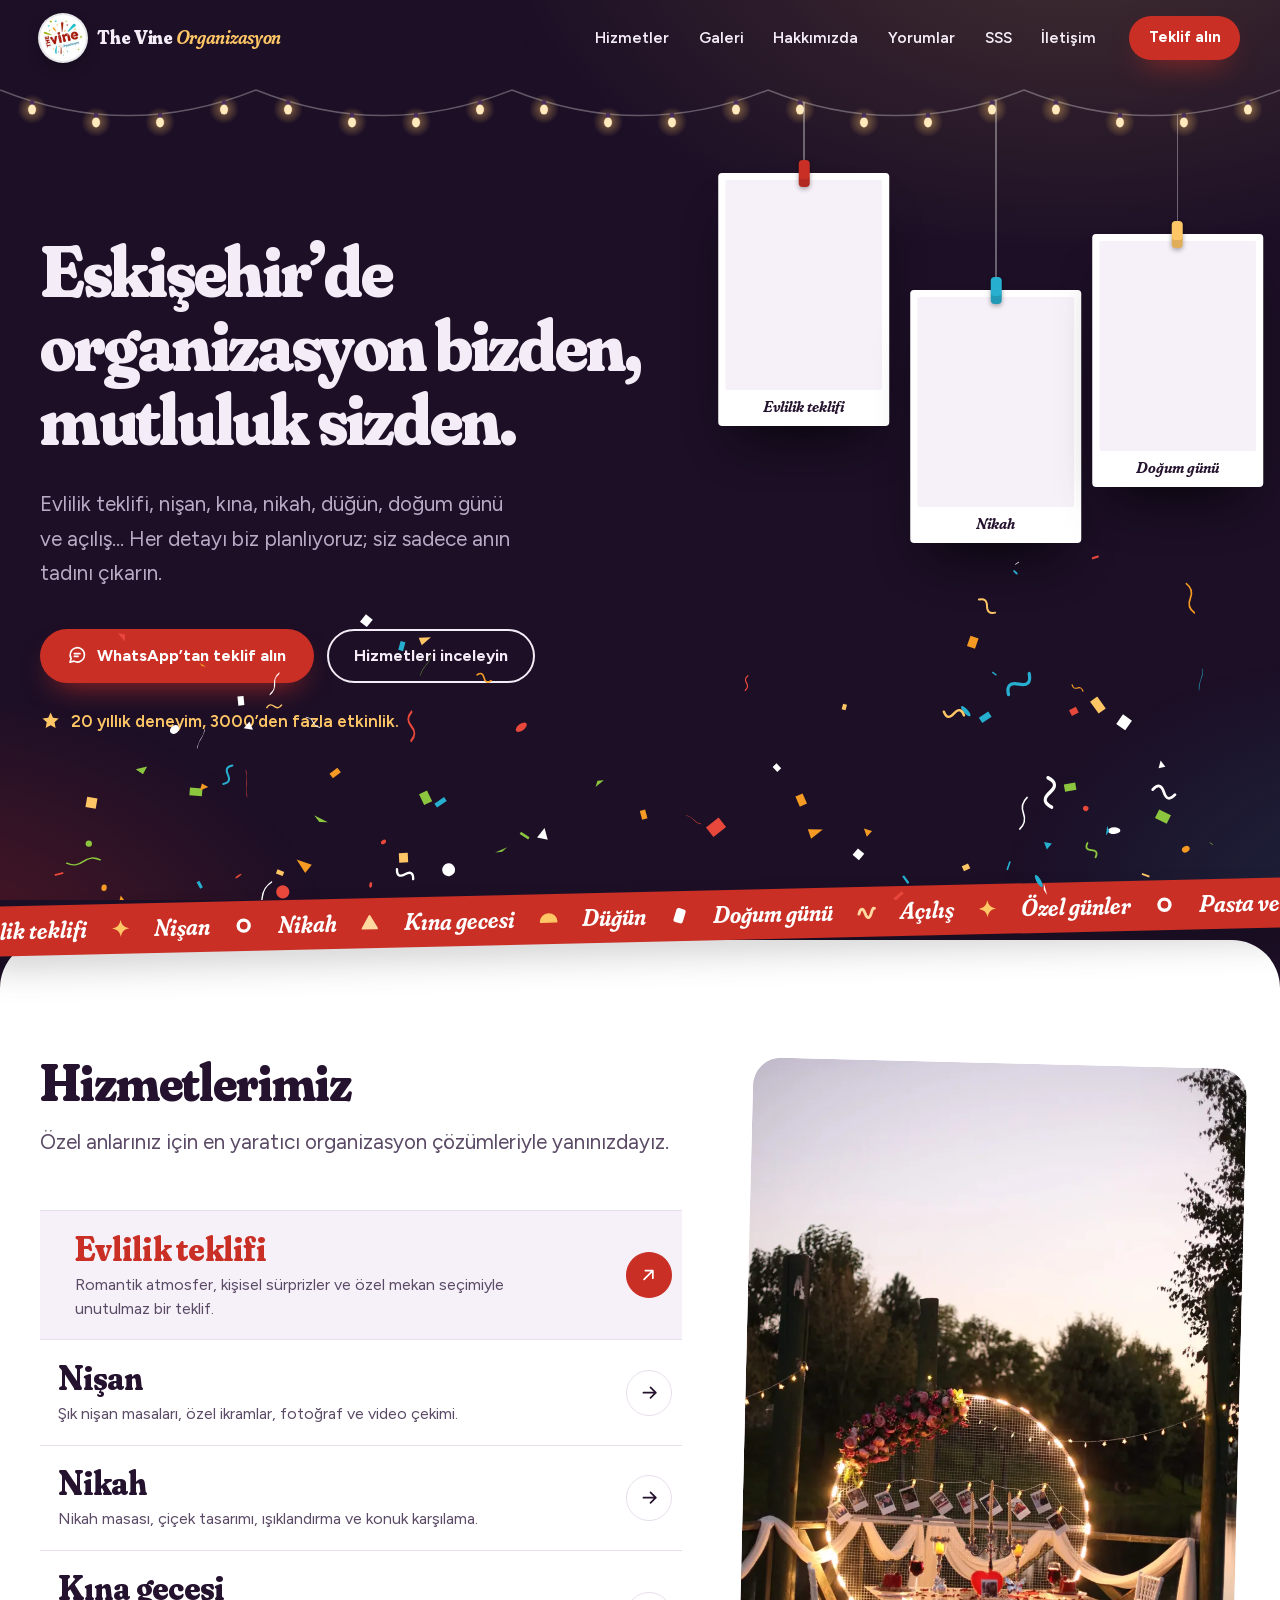
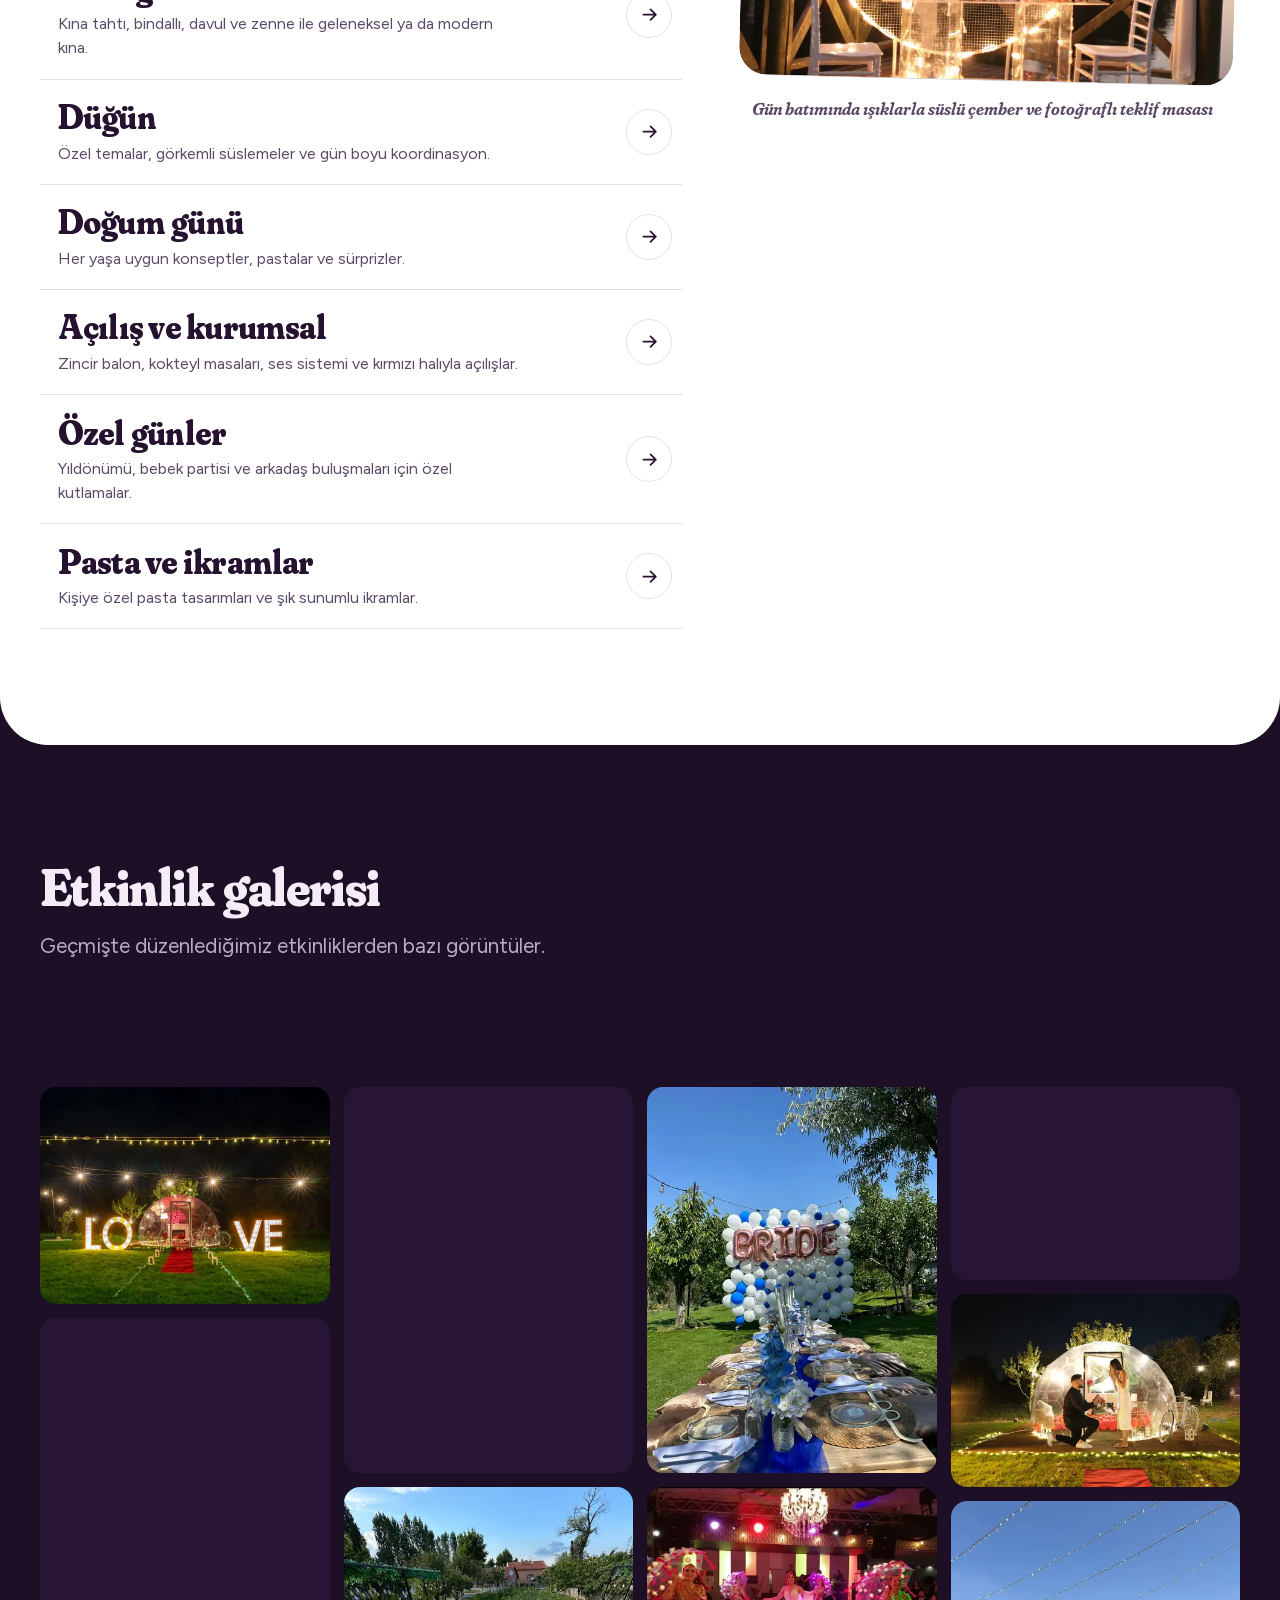
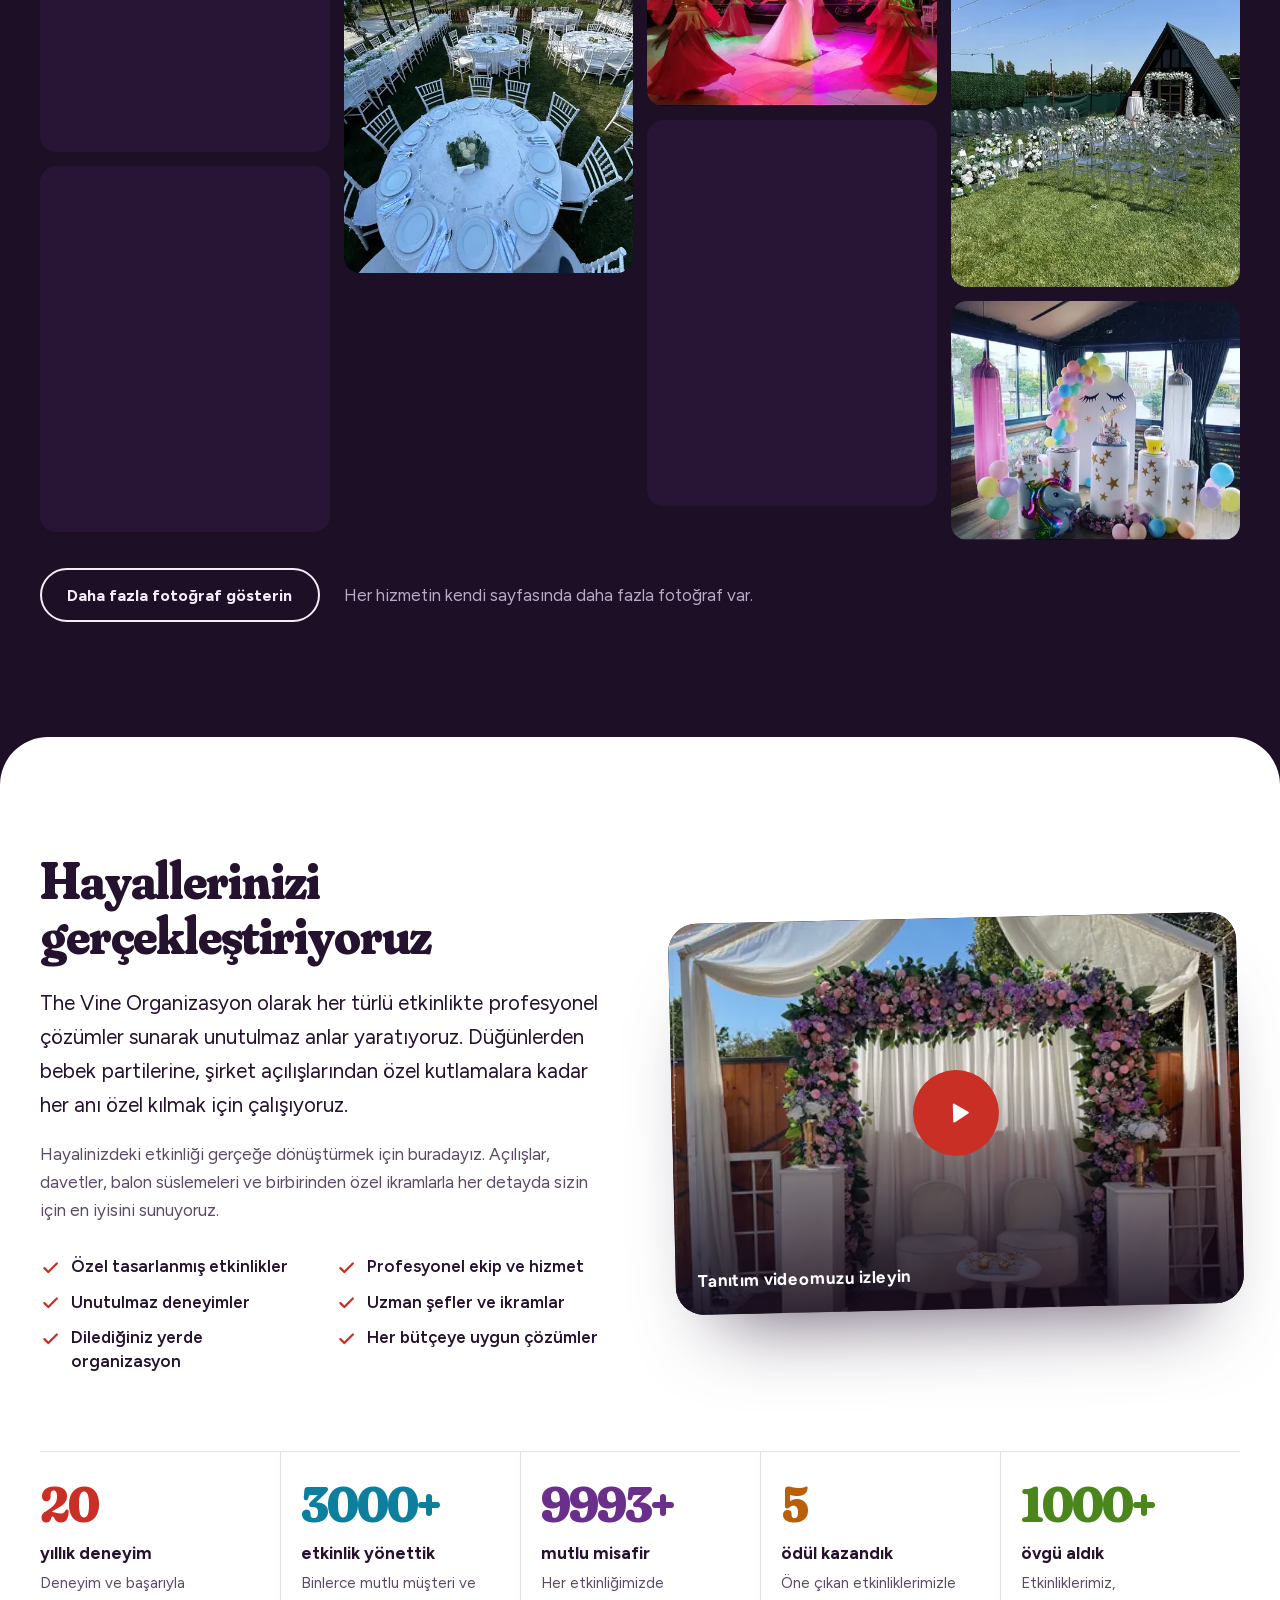
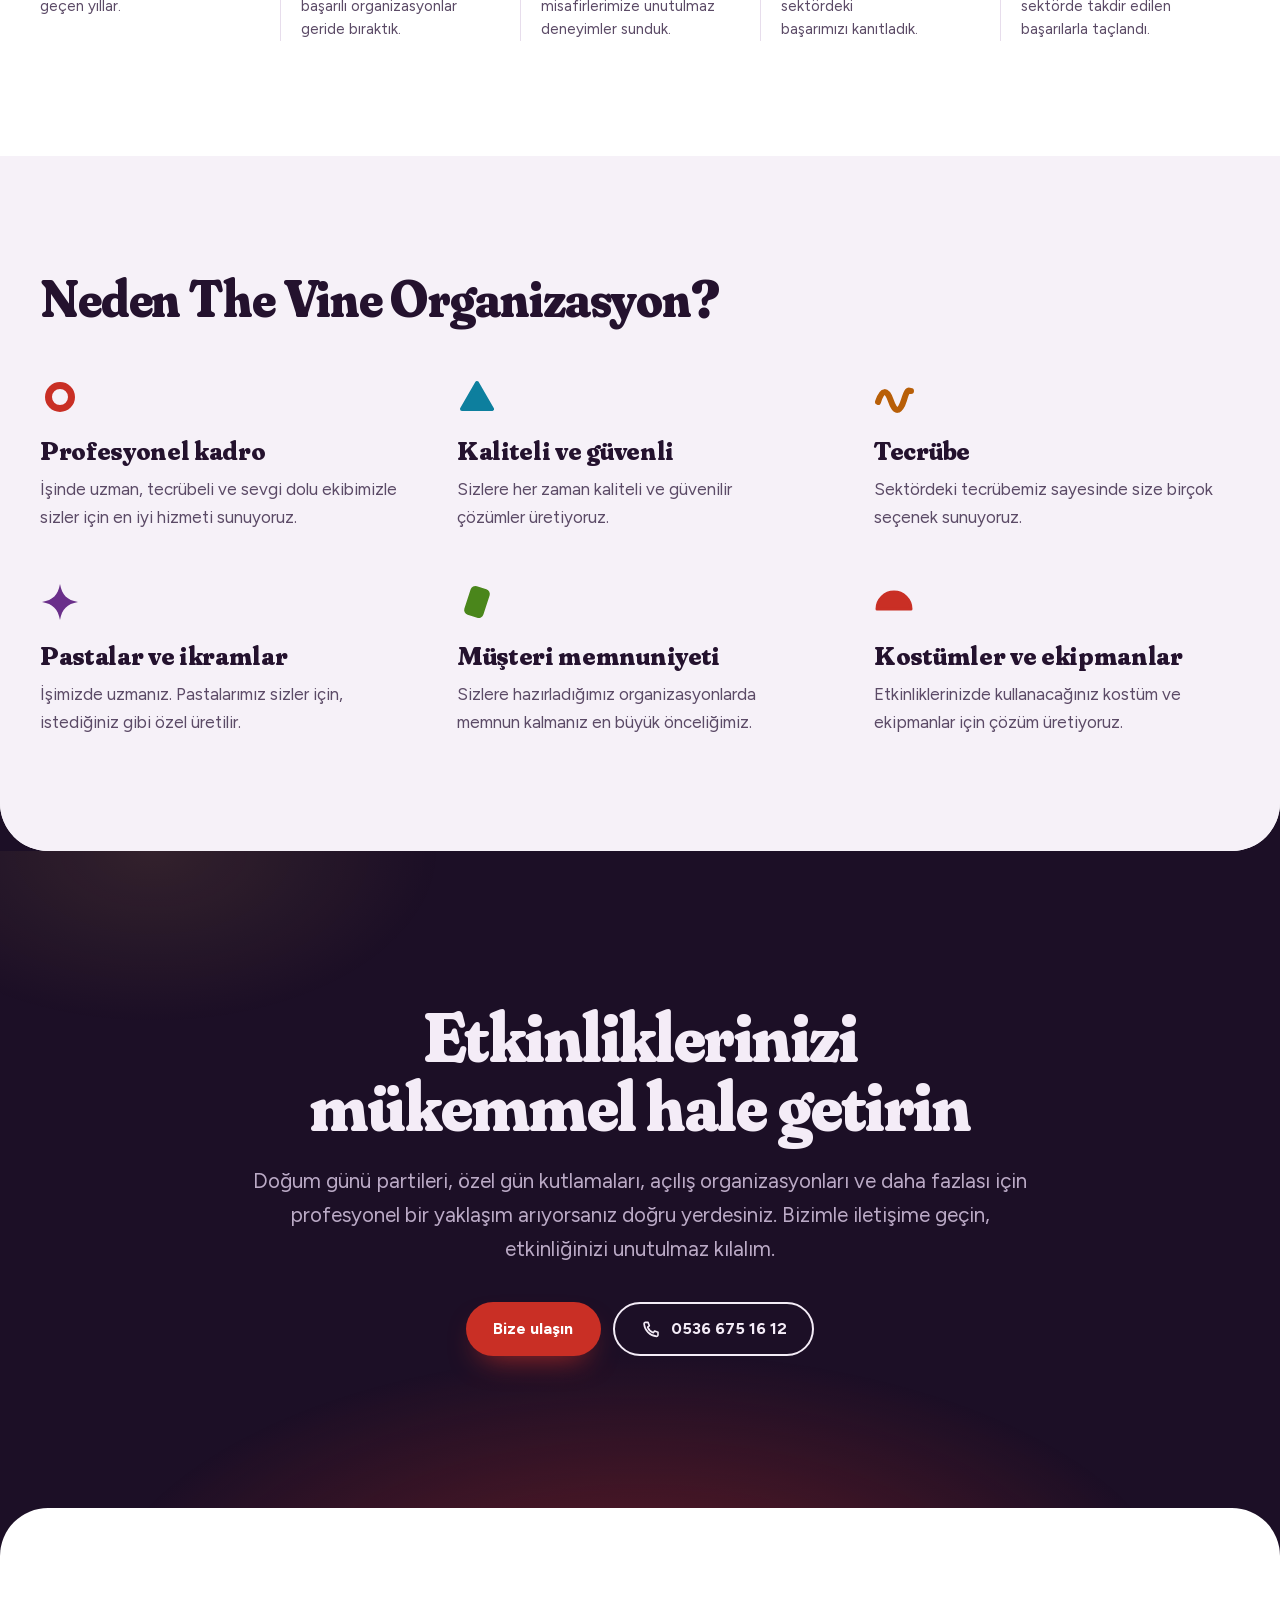
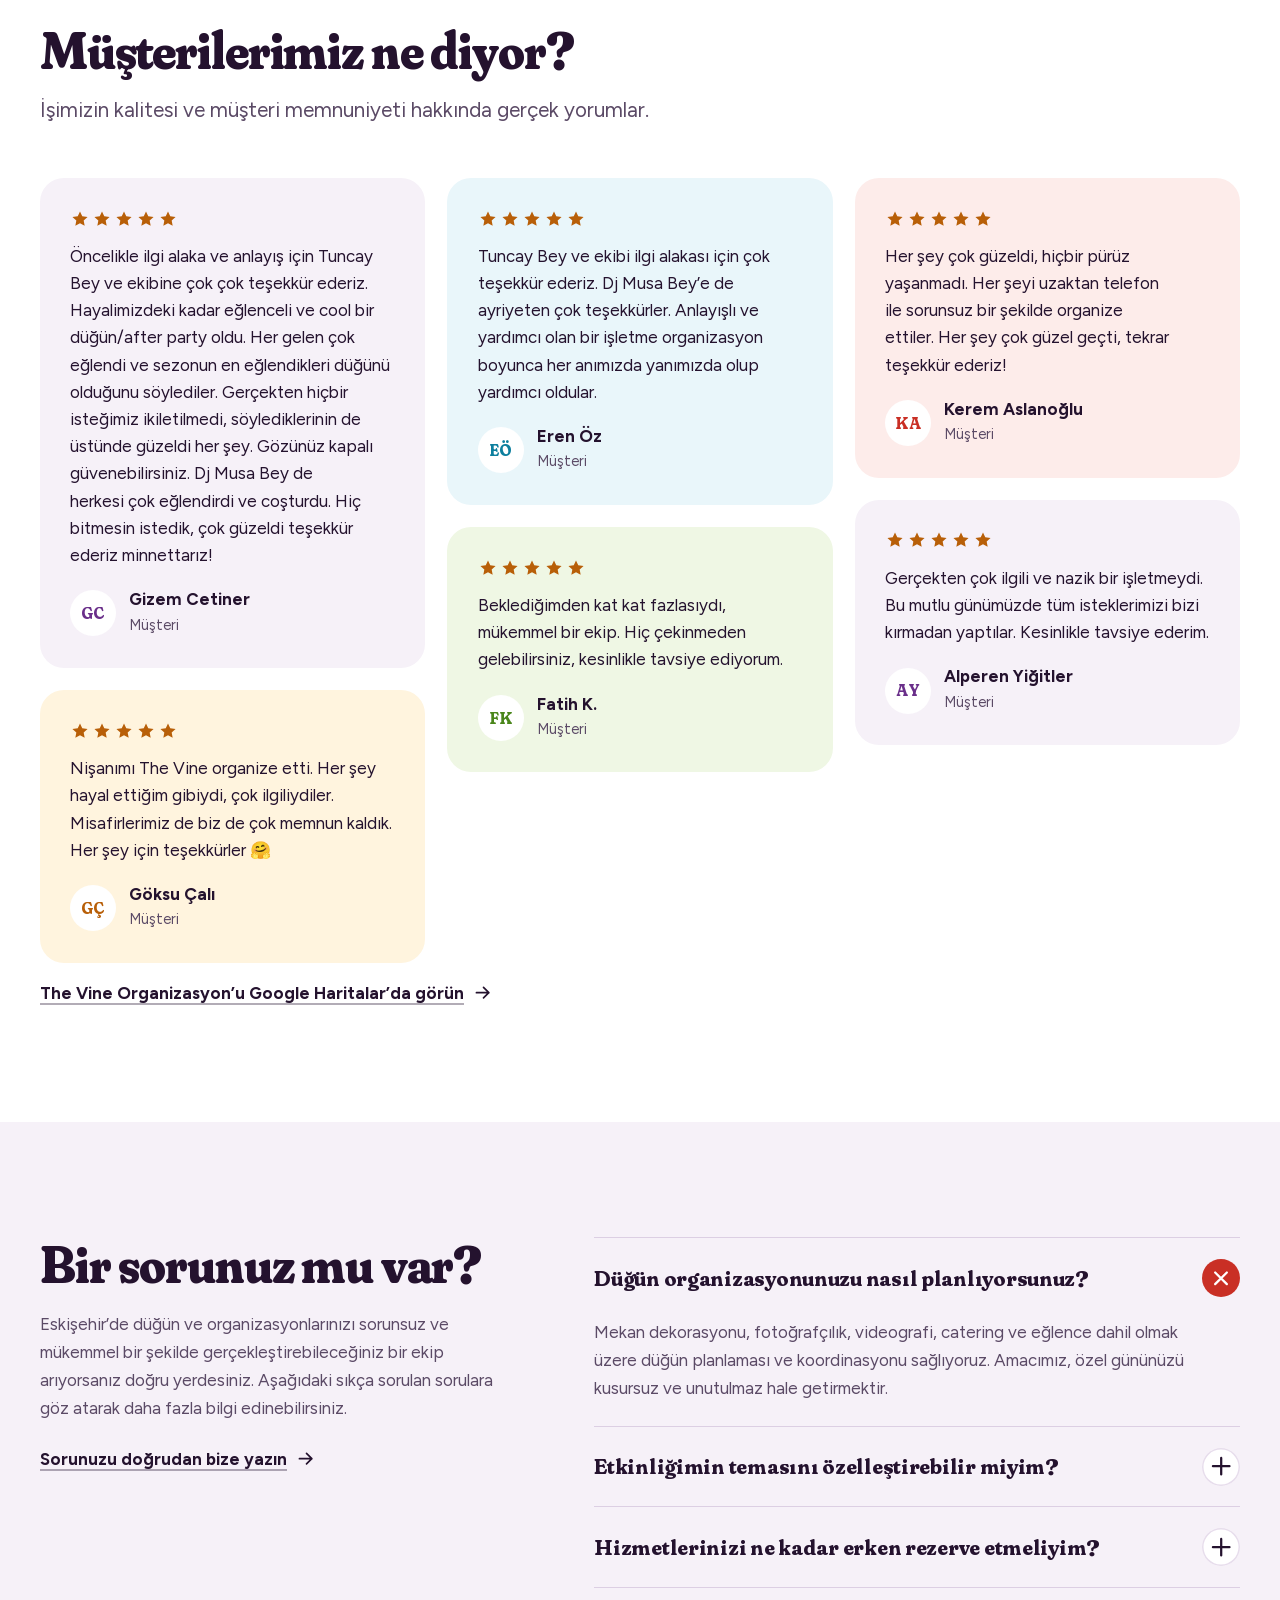
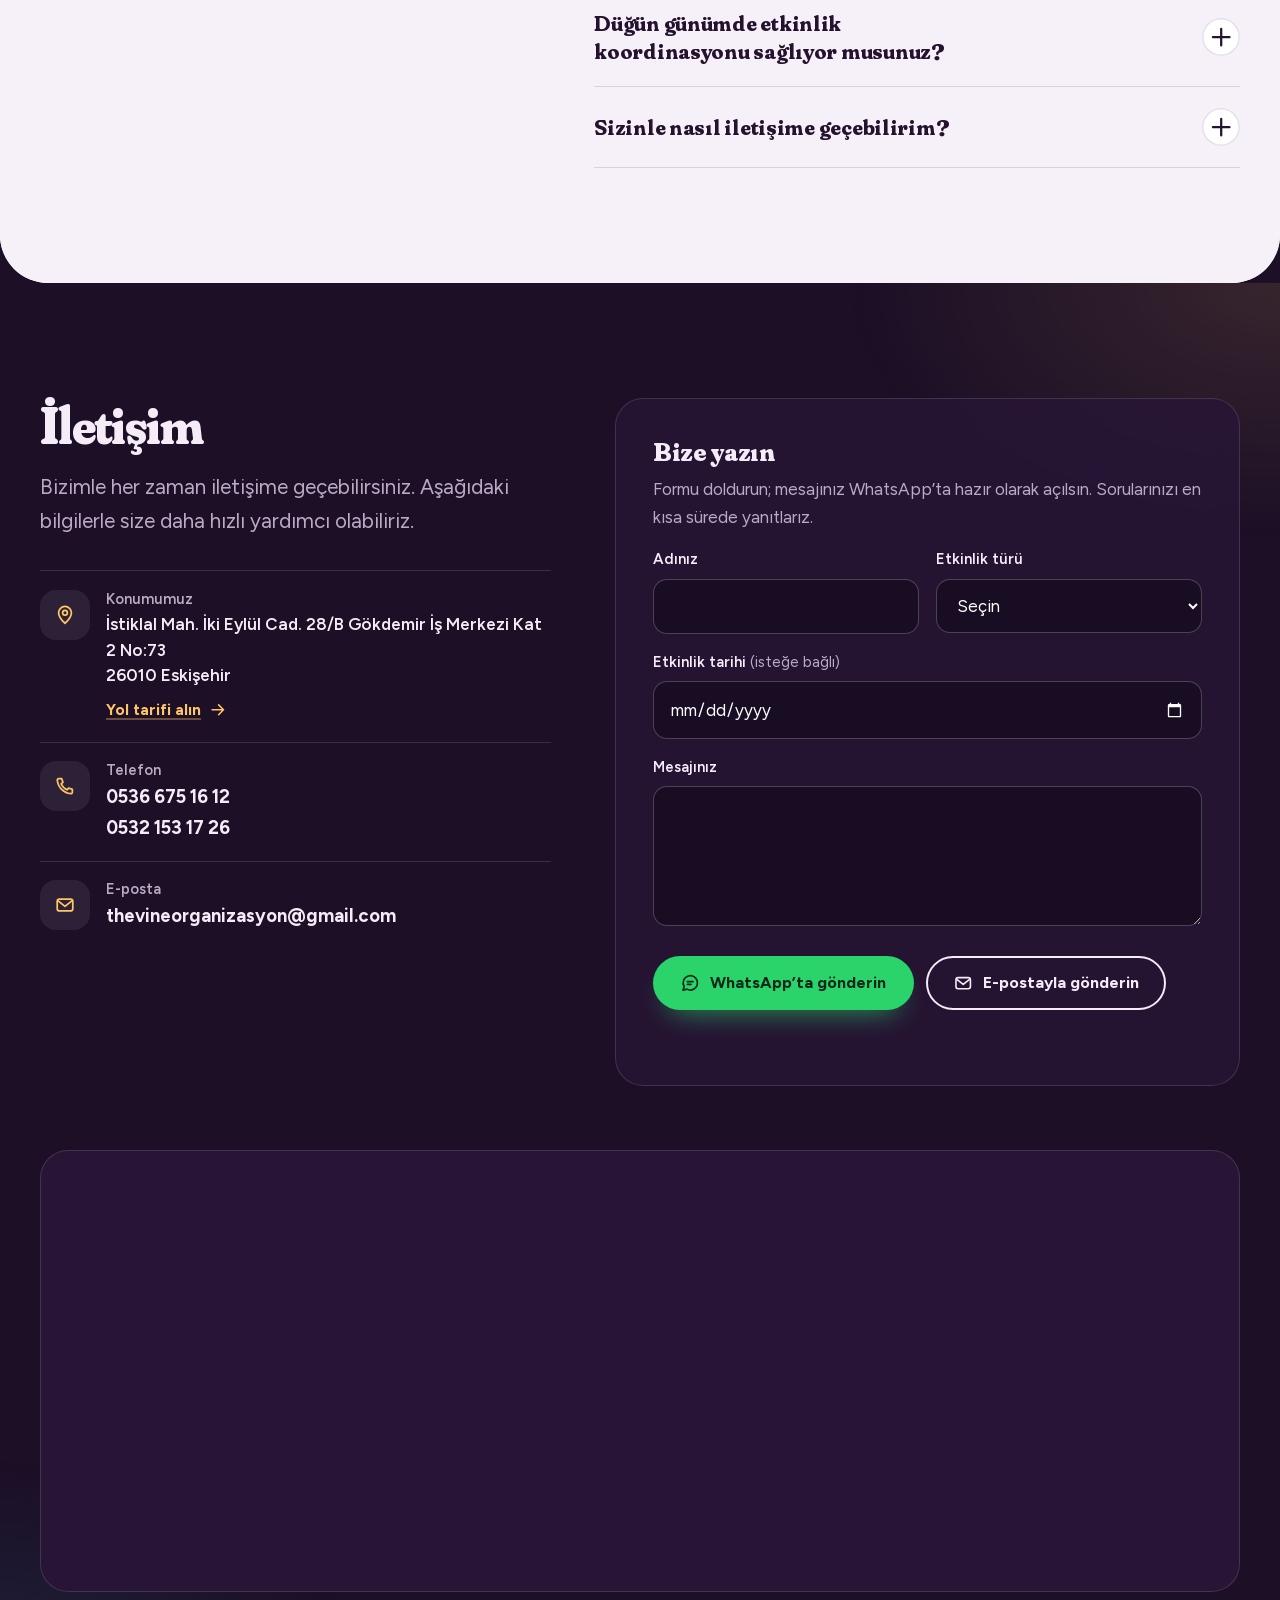
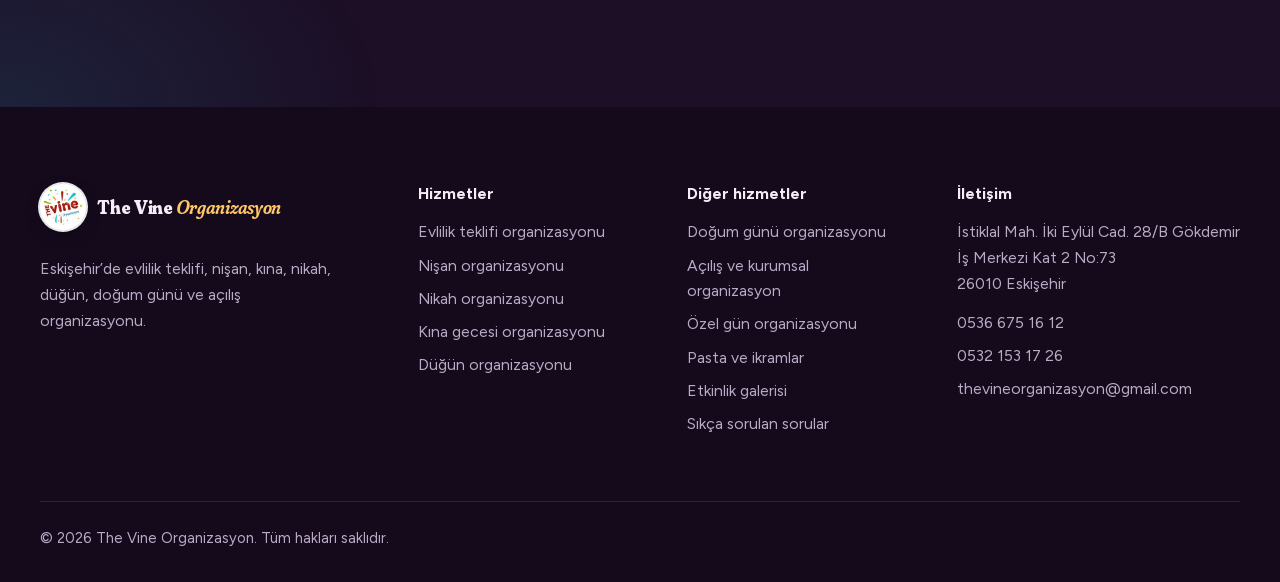
<file: index.html>
<!doctype html>
<html lang="tr">
<head>
  <meta charset="utf-8">
  <meta name="viewport" content="width=device-width, initial-scale=1">
  <title>Eskişehir Organizasyon Firması | The Vine Organizasyon</title>
  <meta name="description" content="Eskişehir&#39;de evlilik teklifi, nişan, kına, nikah, düğün, doğum günü ve açılış organizasyonu. 20 yıllık deneyim, 3000&#39;den fazla etkinlik. Hemen teklif alın.">
  <link rel="canonical" href="https://thevineorganizasyon.com.tr/">
  <meta name="robots" content="index, follow, max-image-preview:large, max-snippet:-1, max-video-preview:-1">
  <meta name="author" content="The Vine Organizasyon">
  <meta name="geo.region" content="TR-26">
  <meta name="geo.placename" content="Eskişehir">
  <meta name="geo.position" content="39.7736;30.5147">
  <meta name="ICBM" content="39.7736, 30.5147">
  <meta name="format-detection" content="telephone=no">
  <meta name="theme-color" content="#1c0f26">

  <meta property="og:type" content="website">
  <meta property="og:locale" content="tr_TR">
  <meta property="og:site_name" content="The Vine Organizasyon">
  <meta property="og:title" content="The Vine Organizasyon | Eskişehir&#39;de düğün, nişan, kına ve evlilik teklifi organizasyonu">
  <meta property="og:description" content="Eskişehir&#39;de evlilik teklifi, nişan, kına, nikah, düğün, doğum günü ve açılış organizasyonu. 20 yıllık deneyim, 3000&#39;den fazla etkinlik. Hemen teklif alın.">
  <meta property="og:url" content="https://thevineorganizasyon.com.tr/">
  <meta property="og:image" content="https://thevineorganizasyon.com.tr/assets/img/og/the-vine-organizasyon-eskisehir.jpg">
  <meta property="og:image:width" content="1200">
  <meta property="og:image:height" content="630">
  <meta property="og:image:alt" content="Işıklı LOVE harfleri ve şeffaf balon ev ile gece evlilik teklifi alanı">
  <meta name="twitter:card" content="summary_large_image">
  <meta name="twitter:title" content="The Vine Organizasyon | Eskişehir&#39;de düğün, nişan, kına ve evlilik teklifi organizasyonu">
  <meta name="twitter:description" content="Eskişehir&#39;de evlilik teklifi, nişan, kına, nikah, düğün, doğum günü ve açılış organizasyonu. 20 yıllık deneyim, 3000&#39;den fazla etkinlik. Hemen teklif alın.">
  <meta name="twitter:image" content="https://thevineorganizasyon.com.tr/assets/img/og/the-vine-organizasyon-eskisehir.jpg">

  <link rel="icon" href="favicon.ico" sizes="any">
  <link rel="icon" type="image/png" sizes="32x32" href="favicon-32x32.png">
  <link rel="icon" type="image/png" sizes="96x96" href="favicon-96x96.png">
  <link rel="icon" type="image/png" sizes="192x192" href="android-icon-192x192.png">
  <link rel="apple-touch-icon" sizes="180x180" href="apple-icon-180x180.png">
  <link rel="manifest" href="manifest.json">
  <meta name="msapplication-TileColor" content="#1c0f26">
  <meta name="msapplication-TileImage" content="ms-icon-144x144.png">

  <link rel="preload" href="assets/fonts/fraunces-soft.woff2" as="font" type="font/woff2" crossorigin>
  <link rel="preload" href="assets/fonts/figtree.woff2" as="font" type="font/woff2" crossorigin>
  <link rel="stylesheet" href="assets/css/site.css">
  <noscript><style>.garland{display:none}</style></noscript>
  <script type="application/ld+json">{"@context":"https://schema.org","@graph":[{"@type":"LocalBusiness","@id":"https://thevineorganizasyon.com.tr/#isletme","name":"The Vine Organizasyon","url":"https://thevineorganizasyon.com.tr/","image":["https://thevineorganizasyon.com.tr/assets/img/og/the-vine-organizasyon-eskisehir.jpg","https://thevineorganizasyon.com.tr/assets/img/galeri/evlilik-teklifi-organizasyonu-eskisehir-01-1600.webp","https://thevineorganizasyon.com.tr/assets/img/galeri/nikah-organizasyonu-eskisehir-01-1067.webp"],"logo":"https://thevineorganizasyon.com.tr/android-icon-192x192.png","telephone":"+905366751612","email":"thevineorganizasyon@gmail.com","address":{"@type":"PostalAddress","streetAddress":"İstiklal Mah. İki Eylül Cad. 28/B Gökdemir İş Merkezi Kat 2 No:73","addressLocality":"Eskişehir","addressRegion":"Eskişehir","postalCode":"26010","addressCountry":"TR"},"geo":{"@type":"GeoCoordinates","latitude":39.7736,"longitude":30.5147},"hasMap":"https://www.google.com/maps/search/?api=1&query=The%20Vine%20Organizasyon%20Eski%C5%9Fehir&query_place_id=ChIJ27g5KmMXzBQR4dvRUMMFYt8","areaServed":{"@type":"City","name":"Eskişehir"},"description":"Eskişehir'de evlilik teklifi, nişan, kına, nikah, düğün, doğum günü ve açılış organizasyonu yapan The Vine Organizasyon, 20 yıllık deneyimle hizmet veriyor.","contactPoint":[{"@type":"ContactPoint","telephone":"+905366751612","contactType":"customer service","areaServed":"TR","availableLanguage":"Turkish"},{"@type":"ContactPoint","telephone":"+905321531726","contactType":"customer service","areaServed":"TR","availableLanguage":"Turkish"}],"knowsAbout":["Evlilik teklifi organizasyonu","Nişan organizasyonu","Nikah organizasyonu","Kına gecesi organizasyonu","Düğün organizasyonu","Doğum günü organizasyonu","Açılış ve kurumsal etkinlik organizasyonu","Özel gün organizasyonu","Organizasyon pastası ve ikram hizmeti"],"hasOfferCatalog":{"@type":"OfferCatalog","name":"Organizasyon hizmetleri","itemListElement":[{"@type":"Offer","itemOffered":{"@type":"Service","name":"Evlilik teklifi organizasyonu","url":"https://thevineorganizasyon.com.tr/eskisehir-evlilik-teklifi-organizasyonu.html"}},{"@type":"Offer","itemOffered":{"@type":"Service","name":"Nişan organizasyonu","url":"https://thevineorganizasyon.com.tr/eskisehir-nisan-organizasyonu.html"}},{"@type":"Offer","itemOffered":{"@type":"Service","name":"Nikah organizasyonu","url":"https://thevineorganizasyon.com.tr/eskisehir-nikah-organizasyonu.html"}},{"@type":"Offer","itemOffered":{"@type":"Service","name":"Kına gecesi organizasyonu","url":"https://thevineorganizasyon.com.tr/eskisehir-kina-organizasyonu.html"}},{"@type":"Offer","itemOffered":{"@type":"Service","name":"Düğün organizasyonu","url":"https://thevineorganizasyon.com.tr/eskisehir-dugun-organizasyonu.html"}},{"@type":"Offer","itemOffered":{"@type":"Service","name":"Doğum günü organizasyonu","url":"https://thevineorganizasyon.com.tr/eskisehir-dogum-gunu-organizasyonu.html"}},{"@type":"Offer","itemOffered":{"@type":"Service","name":"Açılış ve kurumsal etkinlik organizasyonu","url":"https://thevineorganizasyon.com.tr/eskisehir-acilis-organizasyonu.html"}},{"@type":"Offer","itemOffered":{"@type":"Service","name":"Özel gün organizasyonu","url":"https://thevineorganizasyon.com.tr/eskisehir-ozel-gun-organizasyonu.html"}},{"@type":"Offer","itemOffered":{"@type":"Service","name":"Organizasyon pastası ve ikram hizmeti","url":"https://thevineorganizasyon.com.tr/eskisehir-pasta-ve-ikram.html"}}]}},{"@type":"WebSite","@id":"https://thevineorganizasyon.com.tr/#site","url":"https://thevineorganizasyon.com.tr/","name":"The Vine Organizasyon","inLanguage":"tr-TR","publisher":{"@id":"https://thevineorganizasyon.com.tr/#isletme"}},{"@type":"WebPage","@id":"https://thevineorganizasyon.com.tr/#sayfa","url":"https://thevineorganizasyon.com.tr/","name":"Eskişehir Organizasyon Firması | The Vine Organizasyon","description":"Eskişehir'de evlilik teklifi, nişan, kına, nikah, düğün, doğum günü ve açılış organizasyonu. 20 yıllık deneyim, 3000'den fazla etkinlik. Hemen teklif alın.","inLanguage":"tr-TR","isPartOf":{"@id":"https://thevineorganizasyon.com.tr/#site"},"about":{"@id":"https://thevineorganizasyon.com.tr/#isletme"},"primaryImageOfPage":{"@type":"ImageObject","url":"https://thevineorganizasyon.com.tr/assets/img/og/the-vine-organizasyon-eskisehir.jpg"}},{"@type":"FAQPage","@id":"https://thevineorganizasyon.com.tr/#sss","mainEntity":[{"@type":"Question","name":"Düğün organizasyonunuzu nasıl planlıyorsunuz?","acceptedAnswer":{"@type":"Answer","text":"Mekan dekorasyonu, fotoğrafçılık, videografi, catering ve eğlence dahil olmak üzere düğün planlaması ve koordinasyonu sağlıyoruz. Amacımız, özel gününüzü kusursuz ve unutulmaz hale getirmektir."}},{"@type":"Question","name":"Etkinliğimin temasını özelleştirebilir miyim?","acceptedAnswer":{"@type":"Answer","text":"Evet, kişisel tarzınıza ve tercihinize göre özelleştirilebilen birçok tema sunuyoruz. İster geleneksel ister modern bir görünüm isteyin, hayalinizi gerçeğe dönüştürmek için sizinle birlikte çalışacağız."}},{"@type":"Question","name":"Hizmetlerinizi ne kadar erken rezerve etmeliyim?","acceptedAnswer":{"@type":"Answer","text":"En az 1 hafta önceden rezervasyon yapmanızı öneririz. Böylece detaylı planlama için yeterli zamanımız olur. Ancak takvimimize bağlı olarak son dakika rezervasyonlarını da kabul edebiliriz."}},{"@type":"Question","name":"Düğün günümde etkinlik koordinasyonu sağlıyor musunuz?","acceptedAnswer":{"@type":"Answer","text":"Evet, düğün gününüzde tüm etkinlik koordinasyonunu sağlıyoruz. Ekibimiz gün boyunca her detayla ilgilenerek her şeyin sorunsuz ilerlemesini sağlar ve sizin stres yaşamamanızı garanti eder."}},{"@type":"Question","name":"Sizinle nasıl iletişime geçebilirim?","acceptedAnswer":{"@type":"Answer","text":"Bize telefon, e-posta veya web sitemizdeki iletişim formu aracılığıyla ulaşabilirsiniz. Ayrıca randevu ile görüşme imkanı sunuyoruz ve tüm sorularınızı yanıtlamaktan memnuniyet duyarız."}}]}]}</script>
  <script src="assets/js/site.js" defer></script>
</head>
<body>
<a class="skip" href="#icerik">İçeriğe geç</a>

<svg width="0" height="0" style="position:absolute" aria-hidden="true" focusable="false">
  <symbol id="i-chat" viewBox="0 0 24 24"><path d="M20.5 11.6a8.4 8.4 0 0 1-12.4 7.4L3.5 20.3l1.4-4.4a8.4 8.4 0 1 1 15.6-4.3Z"/><path d="M8.6 10.2h6.8M8.6 13.4h4.4"/></symbol>
  <symbol id="i-phone" viewBox="0 0 24 24"><path d="M5.2 4h3.1l1.5 4-2 1.5a12.2 12.2 0 0 0 6.7 6.7l1.5-2 4 1.5v3.1a1.6 1.6 0 0 1-1.7 1.6A16.4 16.4 0 0 1 3.6 5.7 1.6 1.6 0 0 1 5.2 4Z"/></symbol>
  <symbol id="i-mail" viewBox="0 0 24 24"><rect x="3.5" y="5.5" width="17" height="13" rx="2.5"/><path d="m4.5 7.5 7.5 6 7.5-6"/></symbol>
  <symbol id="i-pin" viewBox="0 0 24 24"><path d="M12 21s7-6 7-11.4A7 7 0 0 0 5 9.6C5 15 12 21 12 21Z"/><circle cx="12" cy="9.6" r="2.6"/></symbol>
  <symbol id="i-arrow" viewBox="0 0 24 24"><path d="M5 12h14M13 6l6 6-6 6"/></symbol>
  <symbol id="i-play" viewBox="0 0 24 24"><path d="M8 5.2v13.6a.8.8 0 0 0 1.2.7l11-6.8a.8.8 0 0 0 0-1.4l-11-6.8a.8.8 0 0 0-1.2.7Z"/></symbol>
  <symbol id="i-plus" viewBox="0 0 24 24"><path d="M12 5v14M5 12h14"/></symbol>
  <symbol id="i-check" viewBox="0 0 24 24"><path d="m5 12.6 4.4 4.4L19 7.4"/></symbol>
  <symbol id="i-star" viewBox="0 0 24 24"><path d="m12 2.9 2.7 5.8 6.4.8-4.7 4.4 1.2 6.3L12 17.1l-5.6 3.1 1.2-6.3-4.7-4.4 6.4-.8L12 2.9Z"/></symbol>
  <symbol id="i-map" viewBox="0 0 24 24"><path d="m9 19.5-5-2V5l5 2 6-2 5 2v12.5l-5-2-6 2ZM9 7v12.5M15 5v12.5"/></symbol>
  <symbol id="c-1" viewBox="0 0 40 40"><circle cx="20" cy="20" r="11.5" fill="none" stroke="currentColor" stroke-width="7"/></symbol>
  <symbol id="c-2" viewBox="0 0 40 40"><path d="M20 6 35 32H5Z" fill="currentColor" stroke="currentColor" stroke-width="4" stroke-linejoin="round"/></symbol>
  <symbol id="c-3" viewBox="0 0 40 40"><path d="M4 25c4-13 9-13 13-1s9 12 13-1 5-9 7-9" fill="none" stroke="currentColor" stroke-width="6" stroke-linecap="round"/></symbol>
  <symbol id="c-4" viewBox="0 0 40 40"><path d="M20 2c2 11 7 16 18 18-11 2-16 7-18 18-2-11-7-16-18-18 11-2 16-7 18-18Z" fill="currentColor"/></symbol>
  <symbol id="c-5" viewBox="0 0 40 40"><rect x="10" y="5" width="20" height="30" rx="5" transform="rotate(18 20 20)" fill="currentColor"/></symbol>
  <symbol id="c-6" viewBox="0 0 40 40"><path d="M3 27a17 17 0 0 1 34 0Z" fill="currentColor" stroke="currentColor" stroke-width="3" stroke-linejoin="round"/></symbol>
</svg>

<canvas id="sahne-arka" class="stage stage--back" aria-hidden="true"></canvas>

<header class="site-header">
  <div class="wrap site-header__in">
    <a class="brand" href="./" aria-label="The Vine Organizasyon ana sayfa">
      <img class="brand__logo" src="assets/img/logo-the-vine-organizasyon.jpg" width="46" height="46" alt="">
      <span class="brand__name">The Vine <em>Organizasyon</em></span>
    </a>
    <nav class="nav" id="menu" aria-label="Ana menü">
      <ul>
        <li style="--i:0"><a href="#hizmetler">Hizmetler</a></li>
        <li style="--i:1"><a href="#galeri">Galeri</a></li>
        <li style="--i:2"><a href="#hakkimizda">Hakkımızda</a></li>
        <li style="--i:3"><a href="#yorumlar">Yorumlar</a></li>
        <li style="--i:4"><a href="#sss">SSS</a></li>
        <li style="--i:5"><a href="#iletisim">İletişim</a></li>
      </ul>
      <div class="nav__extra">
        <a class="btn btn--wa" href="https://wa.me/905321531726?text=Merhaba%2C%20organizasyon%20i%C3%A7in%20bilgi%20almak%20istiyorum." target="_blank" rel="noopener"><svg class="ikon" viewBox="0 0 24 24" aria-hidden="true" focusable="false"><use href="#i-chat"/></svg> WhatsApp’tan yazın</a>
        <a class="btn btn--ghost" href="tel:+905366751612"><svg class="ikon" viewBox="0 0 24 24" aria-hidden="true" focusable="false"><use href="#i-phone"/></svg> 0536 675 16 12</a>
      </div>
    </nav>
    <a class="btn btn--primary btn--sm header-cta" href="#iletisim">Teklif alın</a>
    <button class="nav-toggle" type="button" aria-expanded="false" aria-controls="menu" aria-label="Menüyü aç"><span></span></button>
  </div>
</header>

<main id="icerik">
<section class="hero" data-stage>
  <div class="garland" data-garland>
    <svg class="garland__wire" aria-hidden="true" focusable="false"></svg>
    <a class="hanger" href="eskisehir-evlilik-teklifi-organizasyonu.html" data-x="0.628" data-xs="0.19" style="--k:0.5; --n:0; --dur:6.2s; --delay:-1.3s; --pin:var(--kirmizi)">
      <span class="hanger__body">
        <span class="hanger__pin" aria-hidden="true"></span>
        <img src="assets/img/galeri/evlilik-teklifi-organizasyonu-eskisehir-09-480.webp" srcset="assets/img/galeri/evlilik-teklifi-organizasyonu-eskisehir-09-320.webp 320w, assets/img/galeri/evlilik-teklifi-organizasyonu-eskisehir-09-480.webp 480w" sizes="(min-width: 1000px) 14vw, (min-width: 620px) 21vw, 27vw" width="480" height="720" alt="Işıklı çember önünde dilek feneri uçuran çift" fetchpriority="high" decoding="async">
        <span class="hanger__label">Evlilik teklifi</span>
      </span>
    </a>
    <a class="hanger" href="eskisehir-nikah-organizasyonu.html" data-x="0.778" data-xs="0.5" style="--k:1.35; --n:1; --dur:7.4s; --delay:-3.1s; --pin:var(--turkuaz)">
      <span class="hanger__body">
        <span class="hanger__pin" aria-hidden="true"></span>
        <img src="assets/img/galeri/nikah-organizasyonu-eskisehir-01-480.webp" srcset="assets/img/galeri/nikah-organizasyonu-eskisehir-01-320.webp 320w, assets/img/galeri/nikah-organizasyonu-eskisehir-01-480.webp 480w" sizes="(min-width: 1000px) 14vw, (min-width: 620px) 21vw, 27vw" width="480" height="720" alt="Gün batımında ışık zincirleri altında, çiçeklerle süslü üçgen evde nikah alanı" decoding="async">
        <span class="hanger__label">Nikah</span>
      </span>
    </a>
    <a class="hanger" href="eskisehir-dogum-gunu-organizasyonu.html" data-x="0.92" data-xs="0.81" style="--k:0.85; --n:2; --dur:5.6s; --delay:-0.4s; --pin:var(--ampul)">
      <span class="hanger__body">
        <span class="hanger__pin" aria-hidden="true"></span>
        <img src="assets/img/galeri/dogum-gunu-organizasyonu-eskisehir-01-480.webp" srcset="assets/img/galeri/dogum-gunu-organizasyonu-eskisehir-01-320.webp 320w, assets/img/galeri/dogum-gunu-organizasyonu-eskisehir-01-480.webp 480w" sizes="(min-width: 1000px) 14vw, (min-width: 620px) 21vw, 27vw" width="480" height="606" alt="Rengarenk balon duvarı ve meyve temalı doğum günü süslemesi" decoding="async">
        <span class="hanger__label">Doğum günü</span>
      </span>
    </a>
  </div>
  <div class="wrap hero__in">
    <div class="hero__text">
      <h1 class="hero__title">
        <span class="line"><span class="w" style="--i:0">Eskişehir’de</span></span>
        <span class="line"><span class="w" style="--i:1">organizasyon</span> <span class="w" style="--i:2">bizden,</span></span>
        <span class="line"><span class="w" style="--i:3">mutluluk</span> <span class="w" style="--i:4">sizden.</span></span>
      </h1>
      <p class="hero__lead">Evlilik teklifi, nişan, kına, nikah, düğün, doğum günü ve açılış… Her detayı biz planlıyoruz; siz sadece anın tadını çıkarın.</p>
      <div class="hero__actions">
        <a class="btn btn--primary" href="https://wa.me/905321531726?text=Merhaba%2C%20organizasyon%20i%C3%A7in%20bilgi%20almak%20istiyorum." target="_blank" rel="noopener" data-burst><svg class="ikon" viewBox="0 0 24 24" aria-hidden="true" focusable="false"><use href="#i-chat"/></svg> WhatsApp’tan teklif alın</a>
        <a class="btn btn--ghost" href="#hizmetler">Hizmetleri inceleyin</a>
      </div>
      <p class="hero__proof"><svg class="ikon ikon--dolu" viewBox="0 0 24 24" aria-hidden="true" focusable="false"><use href="#i-star"/></svg> 20 yıllık deneyim, 3000’den fazla etkinlik.</p>
    </div>
  </div>
</section>

<div class="ribbon-wrap" aria-hidden="true">
<div class="ribbon">
  <div class="ribbon__track">
    <div class="ribbon__group">
      <span>Evlilik teklifi</span>
      <svg viewBox="0 0 40 40" style="color:#ffc666"><use href="#c-4"/></svg>
      <span>Nişan</span>
      <svg viewBox="0 0 40 40" style="color:#ffffff"><use href="#c-1"/></svg>
      <span>Nikah</span>
      <svg viewBox="0 0 40 40" style="color:#ffd9a0"><use href="#c-2"/></svg>
      <span>Kına gecesi</span>
      <svg viewBox="0 0 40 40" style="color:#ffc666"><use href="#c-6"/></svg>
      <span>Düğün</span>
      <svg viewBox="0 0 40 40" style="color:#ffffff"><use href="#c-5"/></svg>
      <span>Doğum günü</span>
      <svg viewBox="0 0 40 40" style="color:#ffd9a0"><use href="#c-3"/></svg>
      <span>Açılış</span>
      <svg viewBox="0 0 40 40" style="color:#ffc666"><use href="#c-4"/></svg>
      <span>Özel günler</span>
      <svg viewBox="0 0 40 40" style="color:#ffffff"><use href="#c-1"/></svg>
      <span>Pasta ve ikramlar</span>
      <svg viewBox="0 0 40 40" style="color:#ffd9a0"><use href="#c-2"/></svg>
    </div>
    <div class="ribbon__group">
      <span>Evlilik teklifi</span>
      <svg viewBox="0 0 40 40" style="color:#ffc666"><use href="#c-4"/></svg>
      <span>Nişan</span>
      <svg viewBox="0 0 40 40" style="color:#ffffff"><use href="#c-1"/></svg>
      <span>Nikah</span>
      <svg viewBox="0 0 40 40" style="color:#ffd9a0"><use href="#c-2"/></svg>
      <span>Kına gecesi</span>
      <svg viewBox="0 0 40 40" style="color:#ffc666"><use href="#c-6"/></svg>
      <span>Düğün</span>
      <svg viewBox="0 0 40 40" style="color:#ffffff"><use href="#c-5"/></svg>
      <span>Doğum günü</span>
      <svg viewBox="0 0 40 40" style="color:#ffd9a0"><use href="#c-3"/></svg>
      <span>Açılış</span>
      <svg viewBox="0 0 40 40" style="color:#ffc666"><use href="#c-4"/></svg>
      <span>Özel günler</span>
      <svg viewBox="0 0 40 40" style="color:#ffffff"><use href="#c-1"/></svg>
      <span>Pasta ve ikramlar</span>
      <svg viewBox="0 0 40 40" style="color:#ffd9a0"><use href="#c-2"/></svg>
    </div>
  </div>
</div>
</div>

<div class="sheet">
  <section class="section services" id="hizmetler">
    <div class="wrap services__grid">
      <div>
        <header class="section-head">
          <h2 class="reveal">Hizmetlerimiz</h2>
          <p class="reveal" style="--d:1">Özel anlarınız için en yaratıcı organizasyon çözümleriyle yanınızdayız.</p>
        </header>
        <ul class="svc-list">
          <li class="reveal" style="--d:0">
            <a class="svc" href="eskisehir-evlilik-teklifi-organizasyonu.html" data-preview="assets/img/galeri/evlilik-teklifi-organizasyonu-eskisehir-14-800.webp" data-caption="Gün batımında ışıklarla süslü çember ve fotoğraflı teklif masası">
              <img class="svc__thumb" src="assets/img/galeri/evlilik-teklifi-organizasyonu-eskisehir-14-kare-160.webp" width="160" height="160" alt="" loading="lazy" decoding="async">
              <span class="svc__text">
                <span class="svc__name">Evlilik teklifi</span>
                <span class="svc__desc">Romantik atmosfer, kişisel sürprizler ve özel mekan seçimiyle unutulmaz bir teklif.</span>
              </span>
              <span class="svc__go" aria-hidden="true"><svg class="ikon" viewBox="0 0 24 24" aria-hidden="true" focusable="false"><use href="#i-arrow"/></svg></span>
            </a>
          </li>
          <li class="reveal" style="--d:1">
            <a class="svc" href="eskisehir-nisan-organizasyonu.html" data-preview="assets/img/galeri/nisan-organizasyonu-eskisehir-01-800.webp" data-caption="Beyaz çiçek kemeri ve neon yazıyla hazırlanmış salon nişan köşesi">
              <img class="svc__thumb" src="assets/img/galeri/nisan-organizasyonu-eskisehir-01-kare-160.webp" width="160" height="160" alt="" loading="lazy" decoding="async">
              <span class="svc__text">
                <span class="svc__name">Nişan</span>
                <span class="svc__desc">Şık nişan masaları, özel ikramlar, fotoğraf ve video çekimi.</span>
              </span>
              <span class="svc__go" aria-hidden="true"><svg class="ikon" viewBox="0 0 24 24" aria-hidden="true" focusable="false"><use href="#i-arrow"/></svg></span>
            </a>
          </li>
          <li class="reveal" style="--d:2">
            <a class="svc" href="eskisehir-nikah-organizasyonu.html" data-preview="assets/img/galeri/nikah-organizasyonu-eskisehir-01-800.webp" data-caption="Gün batımında ışık zincirleri altında, çiçeklerle süslü üçgen evde nikah alanı">
              <img class="svc__thumb" src="assets/img/galeri/nikah-organizasyonu-eskisehir-01-kare-160.webp" width="160" height="160" alt="" loading="lazy" decoding="async">
              <span class="svc__text">
                <span class="svc__name">Nikah</span>
                <span class="svc__desc">Nikah masası, çiçek tasarımı, ışıklandırma ve konuk karşılama.</span>
              </span>
              <span class="svc__go" aria-hidden="true"><svg class="ikon" viewBox="0 0 24 24" aria-hidden="true" focusable="false"><use href="#i-arrow"/></svg></span>
            </a>
          </li>
          <li class="reveal" style="--d:3">
            <a class="svc" href="eskisehir-kina-organizasyonu.html" data-preview="assets/img/galeri/kina-gecesi-organizasyonu-eskisehir-02-720.webp" data-caption="Kırmızı kadife, altın işlemeli kına tahtı">
              <img class="svc__thumb" src="assets/img/galeri/kina-gecesi-organizasyonu-eskisehir-02-kare-160.webp" width="160" height="160" alt="" loading="lazy" decoding="async">
              <span class="svc__text">
                <span class="svc__name">Kına gecesi</span>
                <span class="svc__desc">Kına tahtı, bindallı, davul ve zenne ile geleneksel ya da modern kına.</span>
              </span>
              <span class="svc__go" aria-hidden="true"><svg class="ikon" viewBox="0 0 24 24" aria-hidden="true" focusable="false"><use href="#i-arrow"/></svg></span>
            </a>
          </li>
          <li class="reveal" style="--d:4">
            <a class="svc" href="eskisehir-dugun-organizasyonu.html" data-preview="assets/img/galeri/dugun-organizasyonu-eskisehir-02-800.webp" data-caption="Asma altında ampullerle aydınlatılmış uzun düğün masası">
              <img class="svc__thumb" src="assets/img/galeri/dugun-organizasyonu-eskisehir-02-kare-160.webp" width="160" height="160" alt="" loading="lazy" decoding="async">
              <span class="svc__text">
                <span class="svc__name">Düğün</span>
                <span class="svc__desc">Özel temalar, görkemli süslemeler ve gün boyu koordinasyon.</span>
              </span>
              <span class="svc__go" aria-hidden="true"><svg class="ikon" viewBox="0 0 24 24" aria-hidden="true" focusable="false"><use href="#i-arrow"/></svg></span>
            </a>
          </li>
          <li class="reveal" style="--d:0">
            <a class="svc" href="eskisehir-dogum-gunu-organizasyonu.html" data-preview="assets/img/galeri/dogum-gunu-organizasyonu-eskisehir-01-800.webp" data-caption="Rengarenk balon duvarı ve meyve temalı doğum günü süslemesi">
              <img class="svc__thumb" src="assets/img/galeri/dogum-gunu-organizasyonu-eskisehir-01-kare-160.webp" width="160" height="160" alt="" loading="lazy" decoding="async">
              <span class="svc__text">
                <span class="svc__name">Doğum günü</span>
                <span class="svc__desc">Her yaşa uygun konseptler, pastalar ve sürprizler.</span>
              </span>
              <span class="svc__go" aria-hidden="true"><svg class="ikon" viewBox="0 0 24 24" aria-hidden="true" focusable="false"><use href="#i-arrow"/></svg></span>
            </a>
          </li>
          <li class="reveal" style="--d:1">
            <a class="svc" href="eskisehir-acilis-organizasyonu.html" data-preview="assets/img/galeri/acilis-organizasyonu-eskisehir-01-720.webp" data-caption="Mağaza açılışında kırmızı-beyaz balon takı ve kokteyl masaları">
              <img class="svc__thumb" src="assets/img/galeri/acilis-organizasyonu-eskisehir-01-kare-160.webp" width="160" height="160" alt="" loading="lazy" decoding="async">
              <span class="svc__text">
                <span class="svc__name">Açılış ve kurumsal</span>
                <span class="svc__desc">Zincir balon, kokteyl masaları, ses sistemi ve kırmızı halıyla açılışlar.</span>
              </span>
              <span class="svc__go" aria-hidden="true"><svg class="ikon" viewBox="0 0 24 24" aria-hidden="true" focusable="false"><use href="#i-arrow"/></svg></span>
            </a>
          </li>
          <li class="reveal" style="--d:2">
            <a class="svc" href="eskisehir-ozel-gun-organizasyonu.html" data-preview="assets/img/galeri/ozel-gun-organizasyonu-eskisehir-02-800.webp" data-caption="Işıklı OH BABY harfleri ve balon duvarıyla bebek partisi süslemesi">
              <img class="svc__thumb" src="assets/img/galeri/ozel-gun-organizasyonu-eskisehir-02-kare-160.webp" width="160" height="160" alt="" loading="lazy" decoding="async">
              <span class="svc__text">
                <span class="svc__name">Özel günler</span>
                <span class="svc__desc">Yıldönümü, bebek partisi ve arkadaş buluşmaları için özel kutlamalar.</span>
              </span>
              <span class="svc__go" aria-hidden="true"><svg class="ikon" viewBox="0 0 24 24" aria-hidden="true" focusable="false"><use href="#i-arrow"/></svg></span>
            </a>
          </li>
          <li class="reveal" style="--d:3">
            <a class="svc" href="eskisehir-pasta-ve-ikram.html" data-preview="assets/img/galeri/pasta-ve-ikram-eskisehir-01-800.webp" data-caption="Kırmızı güllerle süslenmiş pasta, mumlar ve kadehler">
              <img class="svc__thumb" src="assets/img/galeri/pasta-ve-ikram-eskisehir-01-kare-160.webp" width="160" height="160" alt="" loading="lazy" decoding="async">
              <span class="svc__text">
                <span class="svc__name">Pasta ve ikramlar</span>
                <span class="svc__desc">Kişiye özel pasta tasarımları ve şık sunumlu ikramlar.</span>
              </span>
              <span class="svc__go" aria-hidden="true"><svg class="ikon" viewBox="0 0 24 24" aria-hidden="true" focusable="false"><use href="#i-arrow"/></svg></span>
            </a>
          </li>
        </ul>
      </div>
      <div class="services__aside" aria-hidden="true">
        <div class="reveal-img"><div class="svc-preview clip">
          <img class="is-on" src="assets/img/galeri/evlilik-teklifi-organizasyonu-eskisehir-14-800.webp" alt="" width="800" height="1200" loading="lazy" decoding="async">
        </div></div>
        <p class="svc-preview__cap">Gün batımında ışıklarla süslü çember ve fotoğraflı teklif masası</p>
      </div>
    </div>
  </section>
</div>

<section class="section gallery" id="galeri" data-stage>
  <div class="wrap">
    <header class="section-head">
      <h2 class="reveal">Etkinlik galerisi</h2>
      <p class="reveal" style="--d:1">Geçmişte düzenlediğimiz etkinliklerden bazı görüntüler.</p>
    </header>
    <div class="chips reveal" style="--d:2" role="group" aria-label="Galeriyi etkinlik türüne göre süzün">
      <button class="chip" type="button" data-filter="all" aria-pressed="true">Tümü</button>
      <button class="chip" type="button" data-filter="teklif" aria-pressed="false">Evlilik teklifi</button>
      <button class="chip" type="button" data-filter="nisan" aria-pressed="false">Nişan</button>
      <button class="chip" type="button" data-filter="nikah" aria-pressed="false">Nikah</button>
      <button class="chip" type="button" data-filter="dugun" aria-pressed="false">Düğün</button>
      <button class="chip" type="button" data-filter="kina" aria-pressed="false">Kına gecesi</button>
      <button class="chip" type="button" data-filter="dogum" aria-pressed="false">Doğum günü</button>
      <button class="chip" type="button" data-filter="acilis" aria-pressed="false">Açılış</button>
      <button class="chip" type="button" data-filter="ozel" aria-pressed="false">Özel günler</button>
      <button class="chip" type="button" data-filter="ikram" aria-pressed="false">Pasta ve ikram</button>
    </div>
    <div class="shots" data-gallery>
      <a class="shot" href="assets/img/galeri/evlilik-teklifi-organizasyonu-eskisehir-01-1600.webp" data-cat="teklif"><img src="assets/img/galeri/evlilik-teklifi-organizasyonu-eskisehir-01-800.webp" srcset="assets/img/galeri/evlilik-teklifi-organizasyonu-eskisehir-01-480.webp 480w, assets/img/galeri/evlilik-teklifi-organizasyonu-eskisehir-01-800.webp 800w" sizes="(min-width: 1100px) 290px, (min-width: 641px) 31vw, 46vw" width="800" height="600" alt="Işıklı LOVE harfleri ve şeffaf balon ev ile gece evlilik teklifi alanı" loading="lazy" decoding="async"><span class="shot__cap">Evlilik teklifi</span></a>
      <a class="shot" href="assets/img/galeri/nikah-organizasyonu-eskisehir-01-1067.webp" data-cat="nikah"><img src="assets/img/galeri/nikah-organizasyonu-eskisehir-01-800.webp" srcset="assets/img/galeri/nikah-organizasyonu-eskisehir-01-480.webp 480w, assets/img/galeri/nikah-organizasyonu-eskisehir-01-800.webp 800w" sizes="(min-width: 1100px) 290px, (min-width: 641px) 31vw, 46vw" width="800" height="1200" alt="Gün batımında ışık zincirleri altında, çiçeklerle süslü üçgen evde nikah alanı" loading="lazy" decoding="async"><span class="shot__cap">Nikah</span></a>
      <a class="shot" href="assets/img/galeri/dogum-gunu-organizasyonu-eskisehir-01-1170.webp" data-cat="dogum"><img src="assets/img/galeri/dogum-gunu-organizasyonu-eskisehir-01-800.webp" srcset="assets/img/galeri/dogum-gunu-organizasyonu-eskisehir-01-480.webp 480w, assets/img/galeri/dogum-gunu-organizasyonu-eskisehir-01-800.webp 800w" sizes="(min-width: 1100px) 290px, (min-width: 641px) 31vw, 46vw" width="800" height="1010" alt="Rengarenk balon duvarı ve meyve temalı doğum günü süslemesi" loading="lazy" decoding="async"><span class="shot__cap">Doğum günü</span></a>
      <a class="shot" href="assets/img/galeri/nisan-organizasyonu-eskisehir-01-1200.webp" data-cat="nisan"><img src="assets/img/galeri/nisan-organizasyonu-eskisehir-01-800.webp" srcset="assets/img/galeri/nisan-organizasyonu-eskisehir-01-480.webp 480w, assets/img/galeri/nisan-organizasyonu-eskisehir-01-800.webp 800w" sizes="(min-width: 1100px) 290px, (min-width: 641px) 31vw, 46vw" width="800" height="1067" alt="Beyaz çiçek kemeri ve neon yazıyla hazırlanmış salon nişan köşesi" loading="lazy" decoding="async"><span class="shot__cap">Nişan</span></a>
      <a class="shot" href="assets/img/galeri/dugun-organizasyonu-eskisehir-01-1200.webp" data-cat="dugun"><img src="assets/img/galeri/dugun-organizasyonu-eskisehir-01-800.webp" srcset="assets/img/galeri/dugun-organizasyonu-eskisehir-01-480.webp 480w, assets/img/galeri/dugun-organizasyonu-eskisehir-01-800.webp 800w" sizes="(min-width: 1100px) 290px, (min-width: 641px) 31vw, 46vw" width="800" height="1067" alt="Kır düğününde beyaz örtülü yuvarlak masalar ve beyaz sandalyeler" loading="lazy" decoding="async"><span class="shot__cap">Düğün</span></a>
      <a class="shot" href="assets/img/galeri/ozel-gun-organizasyonu-eskisehir-01-1200.webp" data-cat="ozel"><img src="assets/img/galeri/ozel-gun-organizasyonu-eskisehir-01-800.webp" srcset="assets/img/galeri/ozel-gun-organizasyonu-eskisehir-01-480.webp 480w, assets/img/galeri/ozel-gun-organizasyonu-eskisehir-01-800.webp 800w" sizes="(min-width: 1100px) 290px, (min-width: 641px) 31vw, 46vw" width="800" height="1067" alt="Bahçede BRIDE balon panosu ve mavi-beyaz süslenmiş bride to be masası" loading="lazy" decoding="async"><span class="shot__cap">Özel günler</span></a>
      <a class="shot" href="assets/img/galeri/kina-gecesi-organizasyonu-eskisehir-01-1080.webp" data-cat="kina"><img src="assets/img/galeri/kina-gecesi-organizasyonu-eskisehir-01-800.webp" srcset="assets/img/galeri/kina-gecesi-organizasyonu-eskisehir-01-480.webp 480w, assets/img/galeri/kina-gecesi-organizasyonu-eskisehir-01-800.webp 800w" sizes="(min-width: 1100px) 290px, (min-width: 641px) 31vw, 46vw" width="800" height="606" alt="Kına gecesinde bindallılı dans gösterisi" loading="lazy" decoding="async"><span class="shot__cap">Kına gecesi</span></a>
      <a class="shot" href="assets/img/galeri/acilis-organizasyonu-eskisehir-01-720.webp" data-cat="acilis"><img src="assets/img/galeri/acilis-organizasyonu-eskisehir-01-720.webp" srcset="assets/img/galeri/acilis-organizasyonu-eskisehir-01-480.webp 480w, assets/img/galeri/acilis-organizasyonu-eskisehir-01-720.webp 720w" sizes="(min-width: 1100px) 290px, (min-width: 641px) 31vw, 46vw" width="720" height="960" alt="Mağaza açılışında kırmızı-beyaz balon takı ve kokteyl masaları" loading="lazy" decoding="async"><span class="shot__cap">Açılış</span></a>
      <a class="shot" href="assets/img/galeri/pasta-ve-ikram-eskisehir-01-1440.webp" data-cat="ikram"><img src="assets/img/galeri/pasta-ve-ikram-eskisehir-01-800.webp" srcset="assets/img/galeri/pasta-ve-ikram-eskisehir-01-480.webp 480w, assets/img/galeri/pasta-ve-ikram-eskisehir-01-800.webp 800w" sizes="(min-width: 1100px) 290px, (min-width: 641px) 31vw, 46vw" width="800" height="533" alt="Kırmızı güllerle süslenmiş pasta, mumlar ve kadehler" loading="lazy" decoding="async"><span class="shot__cap">Pasta ve ikram</span></a>
      <a class="shot" href="assets/img/galeri/evlilik-teklifi-organizasyonu-eskisehir-03-1600.webp" data-cat="teklif"><img src="assets/img/galeri/evlilik-teklifi-organizasyonu-eskisehir-03-800.webp" srcset="assets/img/galeri/evlilik-teklifi-organizasyonu-eskisehir-03-480.webp 480w, assets/img/galeri/evlilik-teklifi-organizasyonu-eskisehir-03-800.webp 800w" sizes="(min-width: 1100px) 290px, (min-width: 641px) 31vw, 46vw" width="800" height="533" alt="Şeffaf balon evin önünde diz çökerek yapılan evlilik teklifi" loading="lazy" decoding="async"><span class="shot__cap">Evlilik teklifi</span></a>
      <a class="shot" href="assets/img/galeri/nikah-organizasyonu-eskisehir-02-1200.webp" data-cat="nikah"><img src="assets/img/galeri/nikah-organizasyonu-eskisehir-02-800.webp" srcset="assets/img/galeri/nikah-organizasyonu-eskisehir-02-480.webp 480w, assets/img/galeri/nikah-organizasyonu-eskisehir-02-800.webp 800w" sizes="(min-width: 1100px) 290px, (min-width: 641px) 31vw, 46vw" width="800" height="1067" alt="Bahçede üçgen ev önünde şeffaf sandalyeler ve beyaz çiçeklerle nikah düzeni" loading="lazy" decoding="async"><span class="shot__cap">Nikah</span></a>
      <a class="shot" href="assets/img/galeri/dogum-gunu-organizasyonu-eskisehir-02-720.webp" data-cat="dogum"><img src="assets/img/galeri/dogum-gunu-organizasyonu-eskisehir-02-720.webp" srcset="assets/img/galeri/dogum-gunu-organizasyonu-eskisehir-02-480.webp 480w, assets/img/galeri/dogum-gunu-organizasyonu-eskisehir-02-720.webp 720w" sizes="(min-width: 1100px) 290px, (min-width: 641px) 31vw, 46vw" width="720" height="595" alt="Unicorn temalı, pastel balonlu doğum günü masası" loading="lazy" decoding="async"><span class="shot__cap">Doğum günü</span></a>
      <a class="shot" href="assets/img/galeri/nisan-organizasyonu-eskisehir-02-1200.webp" data-cat="nisan" data-extra><img src="assets/img/galeri/nisan-organizasyonu-eskisehir-02-800.webp" srcset="assets/img/galeri/nisan-organizasyonu-eskisehir-02-480.webp 480w, assets/img/galeri/nisan-organizasyonu-eskisehir-02-800.webp 800w" sizes="(min-width: 1100px) 290px, (min-width: 641px) 31vw, 46vw" width="800" height="1067" alt="Bahçede tül çadır altında mor ve beyaz çiçeklerle süslenmiş nişan sahnesi" loading="lazy" decoding="async"><span class="shot__cap">Nişan</span></a>
      <a class="shot" href="assets/img/galeri/dugun-organizasyonu-eskisehir-02-1200.webp" data-cat="dugun" data-extra><img src="assets/img/galeri/dugun-organizasyonu-eskisehir-02-800.webp" srcset="assets/img/galeri/dugun-organizasyonu-eskisehir-02-480.webp 480w, assets/img/galeri/dugun-organizasyonu-eskisehir-02-800.webp 800w" sizes="(min-width: 1100px) 290px, (min-width: 641px) 31vw, 46vw" width="800" height="1067" alt="Asma altında ampullerle aydınlatılmış uzun düğün masası" loading="lazy" decoding="async"><span class="shot__cap">Düğün</span></a>
      <a class="shot" href="assets/img/galeri/ozel-gun-organizasyonu-eskisehir-02-1200.webp" data-cat="ozel" data-extra><img src="assets/img/galeri/ozel-gun-organizasyonu-eskisehir-02-800.webp" srcset="assets/img/galeri/ozel-gun-organizasyonu-eskisehir-02-480.webp 480w, assets/img/galeri/ozel-gun-organizasyonu-eskisehir-02-800.webp 800w" sizes="(min-width: 1100px) 290px, (min-width: 641px) 31vw, 46vw" width="800" height="1067" alt="Işıklı OH BABY harfleri ve balon duvarıyla bebek partisi süslemesi" loading="lazy" decoding="async"><span class="shot__cap">Özel günler</span></a>
      <a class="shot" href="assets/img/galeri/kina-gecesi-organizasyonu-eskisehir-02-720.webp" data-cat="kina" data-extra><img src="assets/img/galeri/kina-gecesi-organizasyonu-eskisehir-02-720.webp" srcset="assets/img/galeri/kina-gecesi-organizasyonu-eskisehir-02-480.webp 480w, assets/img/galeri/kina-gecesi-organizasyonu-eskisehir-02-720.webp 720w" sizes="(min-width: 1100px) 290px, (min-width: 641px) 31vw, 46vw" width="720" height="1280" alt="Kırmızı kadife, altın işlemeli kına tahtı" loading="lazy" decoding="async"><span class="shot__cap">Kına gecesi</span></a>
      <a class="shot" href="assets/img/galeri/acilis-organizasyonu-eskisehir-04-1599.webp" data-cat="acilis" data-extra><img src="assets/img/galeri/acilis-organizasyonu-eskisehir-04-800.webp" srcset="assets/img/galeri/acilis-organizasyonu-eskisehir-04-480.webp 480w, assets/img/galeri/acilis-organizasyonu-eskisehir-04-800.webp 800w" sizes="(min-width: 1100px) 290px, (min-width: 641px) 31vw, 46vw" width="800" height="600" alt="Gece açılışında işletme cephesinde zincir balon süsleme" loading="lazy" decoding="async"><span class="shot__cap">Açılış</span></a>
      <a class="shot" href="assets/img/galeri/pasta-ve-ikram-eskisehir-02-716.webp" data-cat="ikram" data-extra><img src="assets/img/galeri/pasta-ve-ikram-eskisehir-02-716.webp" srcset="assets/img/galeri/pasta-ve-ikram-eskisehir-02-480.webp 480w, assets/img/galeri/pasta-ve-ikram-eskisehir-02-716.webp 716w" sizes="(min-width: 1100px) 290px, (min-width: 641px) 31vw, 46vw" width="716" height="537" alt="Şamdanlar ve çiçeklerle hazırlanmış ikram masası" loading="lazy" decoding="async"><span class="shot__cap">Pasta ve ikram</span></a>
      <a class="shot" href="assets/img/galeri/evlilik-teklifi-organizasyonu-eskisehir-05-1600.webp" data-cat="teklif" data-extra><img src="assets/img/galeri/evlilik-teklifi-organizasyonu-eskisehir-05-800.webp" srcset="assets/img/galeri/evlilik-teklifi-organizasyonu-eskisehir-05-480.webp 480w, assets/img/galeri/evlilik-teklifi-organizasyonu-eskisehir-05-800.webp 800w" sizes="(min-width: 1100px) 290px, (min-width: 641px) 31vw, 46vw" width="800" height="600" alt="Balon evin içinde neon yazılı, güllerle süslenmiş evlilik teklifi masası" loading="lazy" decoding="async"><span class="shot__cap">Evlilik teklifi</span></a>
      <a class="shot" href="assets/img/galeri/nikah-organizasyonu-eskisehir-04-1200.webp" data-cat="nikah" data-extra><img src="assets/img/galeri/nikah-organizasyonu-eskisehir-04-800.webp" srcset="assets/img/galeri/nikah-organizasyonu-eskisehir-04-480.webp 480w, assets/img/galeri/nikah-organizasyonu-eskisehir-04-800.webp 800w" sizes="(min-width: 1100px) 290px, (min-width: 641px) 31vw, 46vw" width="800" height="1067" alt="Söğüt ağaçları altında çiçek takı ve beyaz sandalyelerle kır nikahı alanı" loading="lazy" decoding="async"><span class="shot__cap">Nikah</span></a>
      <a class="shot" href="assets/img/galeri/dogum-gunu-organizasyonu-eskisehir-03-720.webp" data-cat="dogum" data-extra><img src="assets/img/galeri/dogum-gunu-organizasyonu-eskisehir-03-720.webp" srcset="assets/img/galeri/dogum-gunu-organizasyonu-eskisehir-03-480.webp 480w, assets/img/galeri/dogum-gunu-organizasyonu-eskisehir-03-720.webp 720w" sizes="(min-width: 1100px) 290px, (min-width: 641px) 31vw, 46vw" width="720" height="720" alt="Bahçede balon kemeri ve altın çemberle doğum günü süslemesi" loading="lazy" decoding="async"><span class="shot__cap">Doğum günü</span></a>
      <a class="shot" href="assets/img/galeri/nisan-organizasyonu-eskisehir-04-720.webp" data-cat="nisan" data-extra><img src="assets/img/galeri/nisan-organizasyonu-eskisehir-04-720.webp" srcset="assets/img/galeri/nisan-organizasyonu-eskisehir-04-480.webp 480w, assets/img/galeri/nisan-organizasyonu-eskisehir-04-720.webp 720w" sizes="(min-width: 1100px) 290px, (min-width: 641px) 31vw, 46vw" width="720" height="837" alt="Açık havada gül kemerli, kırmızı halılı nişan masası" loading="lazy" decoding="async"><span class="shot__cap">Nişan</span></a>
      <a class="shot" href="assets/img/galeri/dugun-organizasyonu-eskisehir-03-1600.webp" data-cat="dugun" data-extra><img src="assets/img/galeri/dugun-organizasyonu-eskisehir-03-800.webp" srcset="assets/img/galeri/dugun-organizasyonu-eskisehir-03-480.webp 480w, assets/img/galeri/dugun-organizasyonu-eskisehir-03-800.webp 800w" sizes="(min-width: 1100px) 290px, (min-width: 641px) 31vw, 46vw" width="800" height="600" alt="Çim alanda beyaz çadırlarla kurulmuş kır düğünü alanı" loading="lazy" decoding="async"><span class="shot__cap">Düğün</span></a>
      <a class="shot" href="assets/img/galeri/ozel-gun-organizasyonu-eskisehir-03-1200.webp" data-cat="ozel" data-extra><img src="assets/img/galeri/ozel-gun-organizasyonu-eskisehir-03-800.webp" srcset="assets/img/galeri/ozel-gun-organizasyonu-eskisehir-03-480.webp 480w, assets/img/galeri/ozel-gun-organizasyonu-eskisehir-03-800.webp 800w" sizes="(min-width: 1100px) 290px, (min-width: 641px) 31vw, 46vw" width="800" height="1067" alt="Çimde yer sofrası, minderler ve BRIDE balonlarıyla bride to be pikniği" loading="lazy" decoding="async"><span class="shot__cap">Özel günler</span></a>
      <a class="shot" href="assets/img/galeri/evlilik-teklifi-organizasyonu-eskisehir-09-1067.webp" data-cat="teklif" data-extra><img src="assets/img/galeri/evlilik-teklifi-organizasyonu-eskisehir-09-800.webp" srcset="assets/img/galeri/evlilik-teklifi-organizasyonu-eskisehir-09-480.webp 480w, assets/img/galeri/evlilik-teklifi-organizasyonu-eskisehir-09-800.webp 800w" sizes="(min-width: 1100px) 290px, (min-width: 641px) 31vw, 46vw" width="800" height="1200" alt="Işıklı çember önünde dilek feneri uçuran çift" loading="lazy" decoding="async"><span class="shot__cap">Evlilik teklifi</span></a>
      <a class="shot" href="assets/img/galeri/nisan-organizasyonu-eskisehir-07-720.webp" data-cat="nisan" data-extra><img src="assets/img/galeri/nisan-organizasyonu-eskisehir-07-720.webp" srcset="assets/img/galeri/nisan-organizasyonu-eskisehir-07-480.webp 480w, assets/img/galeri/nisan-organizasyonu-eskisehir-07-720.webp 720w" sizes="(min-width: 1100px) 290px, (min-width: 641px) 31vw, 46vw" width="720" height="822" alt="Altın çember ve gül aranjmanıyla bahçe nişan masası" loading="lazy" decoding="async"><span class="shot__cap">Nişan</span></a>
      <a class="shot" href="assets/img/galeri/dugun-organizasyonu-eskisehir-04-1600.webp" data-cat="dugun" data-extra><img src="assets/img/galeri/dugun-organizasyonu-eskisehir-04-800.webp" srcset="assets/img/galeri/dugun-organizasyonu-eskisehir-04-480.webp 480w, assets/img/galeri/dugun-organizasyonu-eskisehir-04-800.webp 800w" sizes="(min-width: 1100px) 290px, (min-width: 641px) 31vw, 46vw" width="800" height="600" alt="Bahçede yuvarlak masalar ve beyaz sandalyelerle düğün yemeği düzeni" loading="lazy" decoding="async"><span class="shot__cap">Düğün</span></a>
      <a class="shot" href="assets/img/galeri/evlilik-teklifi-organizasyonu-eskisehir-10-1600.webp" data-cat="teklif" data-extra><img src="assets/img/galeri/evlilik-teklifi-organizasyonu-eskisehir-10-800.webp" srcset="assets/img/galeri/evlilik-teklifi-organizasyonu-eskisehir-10-480.webp 480w, assets/img/galeri/evlilik-teklifi-organizasyonu-eskisehir-10-800.webp 800w" sizes="(min-width: 1100px) 290px, (min-width: 641px) 31vw, 46vw" width="800" height="533" alt="Çadır konseptinde, volkan gösterisi eşliğinde evlilik teklifi" loading="lazy" decoding="async"><span class="shot__cap">Evlilik teklifi</span></a>
      <a class="shot" href="assets/img/galeri/nisan-organizasyonu-eskisehir-10-720.webp" data-cat="nisan" data-extra><img src="assets/img/galeri/nisan-organizasyonu-eskisehir-10-720.webp" srcset="assets/img/galeri/nisan-organizasyonu-eskisehir-10-480.webp 480w, assets/img/galeri/nisan-organizasyonu-eskisehir-10-720.webp 720w" sizes="(min-width: 1100px) 290px, (min-width: 641px) 31vw, 46vw" width="720" height="743" alt="Bahçede çiçekli altın çember ve geometrik sehpalarla nişan konsepti" loading="lazy" decoding="async"><span class="shot__cap">Nişan</span></a>
      <a class="shot" href="assets/img/galeri/evlilik-teklifi-organizasyonu-eskisehir-13-1600.webp" data-cat="teklif" data-extra><img src="assets/img/galeri/evlilik-teklifi-organizasyonu-eskisehir-13-800.webp" srcset="assets/img/galeri/evlilik-teklifi-organizasyonu-eskisehir-13-480.webp 480w, assets/img/galeri/evlilik-teklifi-organizasyonu-eskisehir-13-800.webp 800w" sizes="(min-width: 1100px) 290px, (min-width: 641px) 31vw, 46vw" width="800" height="533" alt="Ahşap iskelede gül yapraklarından kalp ve mumlarla teklif hazırlığı" loading="lazy" decoding="async"><span class="shot__cap">Evlilik teklifi</span></a>
      <a class="shot" href="assets/img/galeri/evlilik-teklifi-organizasyonu-eskisehir-14-1067.webp" data-cat="teklif" data-extra><img src="assets/img/galeri/evlilik-teklifi-organizasyonu-eskisehir-14-800.webp" srcset="assets/img/galeri/evlilik-teklifi-organizasyonu-eskisehir-14-480.webp 480w, assets/img/galeri/evlilik-teklifi-organizasyonu-eskisehir-14-800.webp 800w" sizes="(min-width: 1100px) 290px, (min-width: 641px) 31vw, 46vw" width="800" height="1200" alt="Gün batımında ışıklarla süslü çember ve fotoğraflı teklif masası" loading="lazy" decoding="async"><span class="shot__cap">Evlilik teklifi</span></a>
    </div>
    <div class="gallery__more">
      <button class="btn btn--ghost" type="button" data-more>Daha fazla fotoğraf gösterin</button>
      <p>Her hizmetin kendi sayfasında daha fazla fotoğraf var.</p>
    </div>
  </div>
</section>

<div class="sheet">
  <section class="section about" id="hakkimizda">
    <div class="wrap about__grid">
      <div class="about__text">
        <h2 class="reveal">Hayallerinizi gerçekleştiriyoruz</h2>
        <p class="reveal" style="--d:1">The Vine Organizasyon olarak her türlü etkinlikte profesyonel çözümler sunarak unutulmaz anlar yaratıyoruz. Düğünlerden bebek partilerine, şirket açılışlarından özel kutlamalara kadar her anı özel kılmak için çalışıyoruz.</p>
        <p class="reveal" style="--d:2">Hayalinizdeki etkinliği gerçeğe dönüştürmek için buradayız. Açılışlar, davetler, balon süslemeleri ve birbirinden özel ikramlarla her detayda sizin için en iyisini sunuyoruz.</p>
        <ul class="checks reveal" style="--d:3">
          <li><svg class="ikon" viewBox="0 0 24 24" aria-hidden="true" focusable="false"><use href="#i-check"/></svg> Özel tasarlanmış etkinlikler</li>
          <li><svg class="ikon" viewBox="0 0 24 24" aria-hidden="true" focusable="false"><use href="#i-check"/></svg> Profesyonel ekip ve hizmet</li>
          <li><svg class="ikon" viewBox="0 0 24 24" aria-hidden="true" focusable="false"><use href="#i-check"/></svg> Unutulmaz deneyimler</li>
          <li><svg class="ikon" viewBox="0 0 24 24" aria-hidden="true" focusable="false"><use href="#i-check"/></svg> Uzman şefler ve ikramlar</li>
          <li><svg class="ikon" viewBox="0 0 24 24" aria-hidden="true" focusable="false"><use href="#i-check"/></svg> Dilediğiniz yerde organizasyon</li>
          <li><svg class="ikon" viewBox="0 0 24 24" aria-hidden="true" focusable="false"><use href="#i-check"/></svg> Her bütçeye uygun çözümler</li>
        </ul>
      </div>
      <div class="reveal" style="--d:2">
        <a class="video" href="https://www.youtube.com/watch?v=38xHz9W_zIA" target="_blank" rel="noopener" data-yt="38xHz9W_zIA" data-title="Eskişehir nişan organizasyonu, The Vine Organizasyon tanıtım videosu">
          <img src="assets/img/galeri/nisan-organizasyonu-eskisehir-02-800.webp" srcset="assets/img/galeri/nisan-organizasyonu-eskisehir-02-480.webp 480w, assets/img/galeri/nisan-organizasyonu-eskisehir-02-800.webp 800w" sizes="(min-width: 1000px) 46vw, 92vw" width="800" height="1067" alt="Bahçede çiçeklerle süslenmiş nişan sahnesi" loading="lazy" decoding="async">
          <span class="video__play"><svg class="ikon ikon--dolu" viewBox="0 0 24 24" aria-hidden="true" focusable="false"><use href="#i-play"/></svg></span>
          <span class="video__label">Tanıtım videomuzu izleyin</span>
        </a>
      </div>
    </div>
    <div class="wrap">
      <ul class="stats">
        <li class="stat reveal" style="--d:0; --c:var(--kirmizi)">
          <span class="stat__num"><span data-count="20">20</span></span>
          <span class="stat__label">yıllık deneyim</span>
          <p>Deneyim ve başarıyla geçen yıllar.</p>
        </li>
        <li class="stat reveal" style="--d:1; --c:var(--turkuaz-k)">
          <span class="stat__num"><span data-count="3000">3000</span>+</span>
          <span class="stat__label">etkinlik yönettik</span>
          <p>Binlerce mutlu müşteri ve başarılı organizasyonlar geride bıraktık.</p>
        </li>
        <li class="stat reveal" style="--d:2; --c:var(--mor-k)">
          <span class="stat__num"><span data-count="10000">10.000</span>+</span>
          <span class="stat__label">mutlu misafir</span>
          <p>Her etkinliğimizde misafirlerimize unutulmaz deneyimler sunduk.</p>
        </li>
        <li class="stat reveal" style="--d:3; --c:var(--turuncu-k)">
          <span class="stat__num"><span data-count="5">5</span></span>
          <span class="stat__label">ödül kazandık</span>
          <p>Öne çıkan etkinliklerimizle sektördeki başarımızı kanıtladık.</p>
        </li>
        <li class="stat reveal" style="--d:4; --c:var(--yesil-k)">
          <span class="stat__num"><span data-count="1000">1000</span>+</span>
          <span class="stat__label">övgü aldık</span>
          <p>Etkinliklerimiz, sektörde takdir edilen başarılarla taçlandı.</p>
        </li>
      </ul>
    </div>
  </section>

  <section class="section section--lila reasons">
    <div class="wrap">
      <header class="section-head">
        <h2 class="reveal">Neden The Vine Organizasyon?</h2>
      </header>
      <ul class="reason-list">
        <li class="reason reveal" style="--d:0; --c:var(--kirmizi)">
          <svg viewBox="0 0 40 40" aria-hidden="true"><use href="#c-1"/></svg>
          <h3>Profesyonel kadro</h3>
          <p>İşinde uzman, tecrübeli ve sevgi dolu ekibimizle sizler için en iyi hizmeti sunuyoruz.</p>
        </li>
        <li class="reason reveal" style="--d:1; --c:var(--turkuaz-k)">
          <svg viewBox="0 0 40 40" aria-hidden="true"><use href="#c-2"/></svg>
          <h3>Kaliteli ve güvenli</h3>
          <p>Sizlere her zaman kaliteli ve güvenilir çözümler üretiyoruz.</p>
        </li>
        <li class="reason reveal" style="--d:2; --c:var(--turuncu-k)">
          <svg viewBox="0 0 40 40" aria-hidden="true"><use href="#c-3"/></svg>
          <h3>Tecrübe</h3>
          <p>Sektördeki tecrübemiz sayesinde size birçok seçenek sunuyoruz.</p>
        </li>
        <li class="reason reveal" style="--d:0; --c:var(--mor-k)">
          <svg viewBox="0 0 40 40" aria-hidden="true"><use href="#c-4"/></svg>
          <h3>Pastalar ve ikramlar</h3>
          <p>İşimizde uzmanız. Pastalarımız sizler için, istediğiniz gibi özel üretilir.</p>
        </li>
        <li class="reason reveal" style="--d:1; --c:var(--yesil-k)">
          <svg viewBox="0 0 40 40" aria-hidden="true"><use href="#c-5"/></svg>
          <h3>Müşteri memnuniyeti</h3>
          <p>Sizlere hazırladığımız organizasyonlarda memnun kalmanız en büyük önceliğimiz.</p>
        </li>
        <li class="reason reveal" style="--d:2; --c:var(--kirmizi)">
          <svg viewBox="0 0 40 40" aria-hidden="true"><use href="#c-6"/></svg>
          <h3>Kostümler ve ekipmanlar</h3>
          <p>Etkinliklerinizde kullanacağınız kostüm ve ekipmanlar için çözüm üretiyoruz.</p>
        </li>
      </ul>
    </div>
  </section>
</div>

<section class="cta" data-stage data-cannon>
  <div class="wrap">
    <h2 class="reveal">Etkinliklerinizi mükemmel hale getirin</h2>
    <p class="reveal" style="--d:1">Doğum günü partileri, özel gün kutlamaları, açılış organizasyonları ve daha fazlası için profesyonel bir yaklaşım arıyorsanız doğru yerdesiniz. Bizimle iletişime geçin, etkinliğinizi unutulmaz kılalım.</p>
    <div class="cta__actions reveal" style="--d:2">
      <a class="btn btn--primary" href="#iletisim" data-burst>Bize ulaşın</a>
      <a class="btn btn--ghost" href="tel:+905366751612"><svg class="ikon" viewBox="0 0 24 24" aria-hidden="true" focusable="false"><use href="#i-phone"/></svg> 0536 675 16 12</a>
    </div>
  </div>
</section>

<div class="sheet">
  <section class="section reviews" id="yorumlar">
    <div class="wrap">
      <header class="section-head">
        <h2 class="reveal">Müşterilerimiz ne diyor?</h2>
        <p class="reveal" style="--d:1">İşimizin kalitesi ve müşteri memnuniyeti hakkında gerçek yorumlar.</p>
      </header>
      <div class="review-cols">
        <figure class="review reveal" style="--d:0; --bg:#f6f1f8; --c:var(--mor-k)">
          <div class="stars" role="img" aria-label="5 üzerinden 5 yıldız"><svg class="ikon ikon--dolu" viewBox="0 0 24 24" aria-hidden="true" focusable="false"><use href="#i-star"/></svg><svg class="ikon ikon--dolu" viewBox="0 0 24 24" aria-hidden="true" focusable="false"><use href="#i-star"/></svg><svg class="ikon ikon--dolu" viewBox="0 0 24 24" aria-hidden="true" focusable="false"><use href="#i-star"/></svg><svg class="ikon ikon--dolu" viewBox="0 0 24 24" aria-hidden="true" focusable="false"><use href="#i-star"/></svg><svg class="ikon ikon--dolu" viewBox="0 0 24 24" aria-hidden="true" focusable="false"><use href="#i-star"/></svg></div>
          <blockquote><p>Öncelikle ilgi alaka ve anlayış için Tuncay Bey ve ekibine çok çok teşekkür ederiz. Hayalimizdeki kadar eğlenceli ve cool bir düğün/after party oldu. Her gelen çok eğlendi ve sezonun en eğlendikleri düğünü olduğunu söylediler. Gerçekten hiçbir isteğimiz ikiletilmedi, söylediklerinin de üstünde güzeldi her şey. Gözünüz kapalı güvenebilirsiniz. Dj Musa Bey de herkesi çok eğlendirdi ve coşturdu. Hiç bitmesin istedik, çok güzeldi teşekkür ederiz minnettarız!</p></blockquote>
          <figcaption>
            <span class="avatar" aria-hidden="true">GC</span>
            <span><b>Gizem Cetiner</b><small>Müşteri</small></span>
          </figcaption>
        </figure>
        <figure class="review reveal" style="--d:1; --bg:#fff4de; --c:var(--turuncu-k)">
          <div class="stars" role="img" aria-label="5 üzerinden 5 yıldız"><svg class="ikon ikon--dolu" viewBox="0 0 24 24" aria-hidden="true" focusable="false"><use href="#i-star"/></svg><svg class="ikon ikon--dolu" viewBox="0 0 24 24" aria-hidden="true" focusable="false"><use href="#i-star"/></svg><svg class="ikon ikon--dolu" viewBox="0 0 24 24" aria-hidden="true" focusable="false"><use href="#i-star"/></svg><svg class="ikon ikon--dolu" viewBox="0 0 24 24" aria-hidden="true" focusable="false"><use href="#i-star"/></svg><svg class="ikon ikon--dolu" viewBox="0 0 24 24" aria-hidden="true" focusable="false"><use href="#i-star"/></svg></div>
          <blockquote><p>Nişanımı The Vine organize etti. Her şey hayal ettiğim gibiydi, çok ilgiliydiler. Misafirlerimiz de biz de çok memnun kaldık. Her şey için teşekkürler 🤗</p></blockquote>
          <figcaption>
            <span class="avatar" aria-hidden="true">GÇ</span>
            <span><b>Göksu Çalı</b><small>Müşteri</small></span>
          </figcaption>
        </figure>
        <figure class="review reveal" style="--d:2; --bg:#e9f6fa; --c:var(--turkuaz-k)">
          <div class="stars" role="img" aria-label="5 üzerinden 5 yıldız"><svg class="ikon ikon--dolu" viewBox="0 0 24 24" aria-hidden="true" focusable="false"><use href="#i-star"/></svg><svg class="ikon ikon--dolu" viewBox="0 0 24 24" aria-hidden="true" focusable="false"><use href="#i-star"/></svg><svg class="ikon ikon--dolu" viewBox="0 0 24 24" aria-hidden="true" focusable="false"><use href="#i-star"/></svg><svg class="ikon ikon--dolu" viewBox="0 0 24 24" aria-hidden="true" focusable="false"><use href="#i-star"/></svg><svg class="ikon ikon--dolu" viewBox="0 0 24 24" aria-hidden="true" focusable="false"><use href="#i-star"/></svg></div>
          <blockquote><p>Tuncay Bey ve ekibi ilgi alakası için çok teşekkür ederiz. Dj Musa Bey’e de ayriyeten çok teşekkürler. Anlayışlı ve yardımcı olan bir işletme organizasyon boyunca her anımızda yanımızda olup yardımcı oldular.</p></blockquote>
          <figcaption>
            <span class="avatar" aria-hidden="true">EÖ</span>
            <span><b>Eren Öz</b><small>Müşteri</small></span>
          </figcaption>
        </figure>
        <figure class="review reveal" style="--d:0; --bg:#eff7e4; --c:var(--yesil-k)">
          <div class="stars" role="img" aria-label="5 üzerinden 5 yıldız"><svg class="ikon ikon--dolu" viewBox="0 0 24 24" aria-hidden="true" focusable="false"><use href="#i-star"/></svg><svg class="ikon ikon--dolu" viewBox="0 0 24 24" aria-hidden="true" focusable="false"><use href="#i-star"/></svg><svg class="ikon ikon--dolu" viewBox="0 0 24 24" aria-hidden="true" focusable="false"><use href="#i-star"/></svg><svg class="ikon ikon--dolu" viewBox="0 0 24 24" aria-hidden="true" focusable="false"><use href="#i-star"/></svg><svg class="ikon ikon--dolu" viewBox="0 0 24 24" aria-hidden="true" focusable="false"><use href="#i-star"/></svg></div>
          <blockquote><p>Beklediğimden kat kat fazlasıydı, mükemmel bir ekip. Hiç çekinmeden gelebilirsiniz, kesinlikle tavsiye ediyorum.</p></blockquote>
          <figcaption>
            <span class="avatar" aria-hidden="true">FK</span>
            <span><b>Fatih K.</b><small>Müşteri</small></span>
          </figcaption>
        </figure>
        <figure class="review reveal" style="--d:1; --bg:#fdecea; --c:var(--kirmizi)">
          <div class="stars" role="img" aria-label="5 üzerinden 5 yıldız"><svg class="ikon ikon--dolu" viewBox="0 0 24 24" aria-hidden="true" focusable="false"><use href="#i-star"/></svg><svg class="ikon ikon--dolu" viewBox="0 0 24 24" aria-hidden="true" focusable="false"><use href="#i-star"/></svg><svg class="ikon ikon--dolu" viewBox="0 0 24 24" aria-hidden="true" focusable="false"><use href="#i-star"/></svg><svg class="ikon ikon--dolu" viewBox="0 0 24 24" aria-hidden="true" focusable="false"><use href="#i-star"/></svg><svg class="ikon ikon--dolu" viewBox="0 0 24 24" aria-hidden="true" focusable="false"><use href="#i-star"/></svg></div>
          <blockquote><p>Her şey çok güzeldi, hiçbir pürüz yaşanmadı. Her şeyi uzaktan telefon ile sorunsuz bir şekilde organize ettiler. Her şey çok güzel geçti, tekrar teşekkür ederiz!</p></blockquote>
          <figcaption>
            <span class="avatar" aria-hidden="true">KA</span>
            <span><b>Kerem Aslanoğlu</b><small>Müşteri</small></span>
          </figcaption>
        </figure>
        <figure class="review reveal" style="--d:2; --bg:#f6f1f8; --c:var(--mor-k)">
          <div class="stars" role="img" aria-label="5 üzerinden 5 yıldız"><svg class="ikon ikon--dolu" viewBox="0 0 24 24" aria-hidden="true" focusable="false"><use href="#i-star"/></svg><svg class="ikon ikon--dolu" viewBox="0 0 24 24" aria-hidden="true" focusable="false"><use href="#i-star"/></svg><svg class="ikon ikon--dolu" viewBox="0 0 24 24" aria-hidden="true" focusable="false"><use href="#i-star"/></svg><svg class="ikon ikon--dolu" viewBox="0 0 24 24" aria-hidden="true" focusable="false"><use href="#i-star"/></svg><svg class="ikon ikon--dolu" viewBox="0 0 24 24" aria-hidden="true" focusable="false"><use href="#i-star"/></svg></div>
          <blockquote><p>Gerçekten çok ilgili ve nazik bir işletmeydi. Bu mutlu günümüzde tüm isteklerimizi bizi kırmadan yaptılar. Kesinlikle tavsiye ederim.</p></blockquote>
          <figcaption>
            <span class="avatar" aria-hidden="true">AY</span>
            <span><b>Alperen Yiğitler</b><small>Müşteri</small></span>
          </figcaption>
        </figure>
      </div>
      <p class="reviews__more reveal"><a class="link" href="https://www.google.com/maps/search/?api=1&amp;query=The%20Vine%20Organizasyon%20Eski%C5%9Fehir&amp;query_place_id=ChIJ27g5KmMXzBQR4dvRUMMFYt8" target="_blank" rel="noopener">The Vine Organizasyon’u Google Haritalar’da görün <svg class="ikon" viewBox="0 0 24 24" aria-hidden="true" focusable="false"><use href="#i-arrow"/></svg></a></p>
    </div>
  </section>

  <section class="section section--lila faq" id="sss">
    <div class="wrap faq__grid">
      <div class="faq__intro">
        <h2 class="reveal">Bir sorunuz mu var?</h2>
        <p class="reveal" style="--d:1">Eskişehir’de düğün ve organizasyonlarınızı sorunsuz ve mükemmel bir şekilde gerçekleştirebileceğiniz bir ekip arıyorsanız doğru yerdesiniz. Aşağıdaki sıkça sorulan sorulara göz atarak daha fazla bilgi edinebilirsiniz.</p>
        <a class="link reveal" style="--d:2" href="#iletisim">Sorunuzu doğrudan bize yazın <svg class="ikon" viewBox="0 0 24 24" aria-hidden="true" focusable="false"><use href="#i-arrow"/></svg></a>
      </div>
      <div class="faq-list">
        <details class="reveal" style="--d:0" name="sss" open>
          <summary><h3 style="font:inherit;letter-spacing:inherit">Düğün organizasyonunuzu nasıl planlıyorsunuz?</h3><span class="arti" aria-hidden="true"><svg class="ikon" viewBox="0 0 24 24" aria-hidden="true" focusable="false"><use href="#i-plus"/></svg></span></summary>
          <p class="cevap">Mekan dekorasyonu, fotoğrafçılık, videografi, catering ve eğlence dahil olmak üzere düğün planlaması ve koordinasyonu sağlıyoruz. Amacımız, özel gününüzü kusursuz ve unutulmaz hale getirmektir.</p>
        </details>
        <details class="reveal" style="--d:1" name="sss">
          <summary><h3 style="font:inherit;letter-spacing:inherit">Etkinliğimin temasını özelleştirebilir miyim?</h3><span class="arti" aria-hidden="true"><svg class="ikon" viewBox="0 0 24 24" aria-hidden="true" focusable="false"><use href="#i-plus"/></svg></span></summary>
          <p class="cevap">Evet, kişisel tarzınıza ve tercihinize göre özelleştirilebilen birçok tema sunuyoruz. İster geleneksel ister modern bir görünüm isteyin, hayalinizi gerçeğe dönüştürmek için sizinle birlikte çalışacağız.</p>
        </details>
        <details class="reveal" style="--d:2" name="sss">
          <summary><h3 style="font:inherit;letter-spacing:inherit">Hizmetlerinizi ne kadar erken rezerve etmeliyim?</h3><span class="arti" aria-hidden="true"><svg class="ikon" viewBox="0 0 24 24" aria-hidden="true" focusable="false"><use href="#i-plus"/></svg></span></summary>
          <p class="cevap">En az 1 hafta önceden rezervasyon yapmanızı öneririz. Böylece detaylı planlama için yeterli zamanımız olur. Ancak takvimimize bağlı olarak son dakika rezervasyonlarını da kabul edebiliriz.</p>
        </details>
        <details class="reveal" style="--d:3" name="sss">
          <summary><h3 style="font:inherit;letter-spacing:inherit">Düğün günümde etkinlik koordinasyonu sağlıyor musunuz?</h3><span class="arti" aria-hidden="true"><svg class="ikon" viewBox="0 0 24 24" aria-hidden="true" focusable="false"><use href="#i-plus"/></svg></span></summary>
          <p class="cevap">Evet, düğün gününüzde tüm etkinlik koordinasyonunu sağlıyoruz. Ekibimiz gün boyunca her detayla ilgilenerek her şeyin sorunsuz ilerlemesini sağlar ve sizin stres yaşamamanızı garanti eder.</p>
        </details>
        <details class="reveal" style="--d:4" name="sss">
          <summary><h3 style="font:inherit;letter-spacing:inherit">Sizinle nasıl iletişime geçebilirim?</h3><span class="arti" aria-hidden="true"><svg class="ikon" viewBox="0 0 24 24" aria-hidden="true" focusable="false"><use href="#i-plus"/></svg></span></summary>
          <p class="cevap">Bize telefon, e-posta veya web sitemizdeki iletişim formu aracılığıyla ulaşabilirsiniz. Ayrıca randevu ile görüşme imkanı sunuyoruz ve tüm sorularınızı yanıtlamaktan memnuniyet duyarız.</p>
        </details>
      </div>
    </div>
  </section>
</div>

<section class="section contact" id="iletisim" data-stage>
  <div class="wrap contact__grid">
    <div class="contact__info">
      <h2 class="reveal">İletişim</h2>
      <p class="reveal" style="--d:1">Bizimle her zaman iletişime geçebilirsiniz. Aşağıdaki bilgilerle size daha hızlı yardımcı olabiliriz.</p>
      <ul class="contact-list">
        <li class="reveal" style="--d:2">
          <span class="kutu"><svg class="ikon" viewBox="0 0 24 24" aria-hidden="true" focusable="false"><use href="#i-pin"/></svg></span>
          <div>
            <h3>Konumumuz</h3>
            <address>İstiklal Mah. İki Eylül Cad. 28/B Gökdemir İş Merkezi Kat 2 No:73<br>26010 Eskişehir</address>
            <a class="link" href="https://www.google.com/maps/dir/?api=1&amp;destination=The%20Vine%20Organizasyon%20Eski%C5%9Fehir&amp;destination_place_id=ChIJ27g5KmMXzBQR4dvRUMMFYt8" target="_blank" rel="noopener">Yol tarifi alın <svg class="ikon" viewBox="0 0 24 24" aria-hidden="true" focusable="false"><use href="#i-arrow"/></svg></a>
          </div>
        </li>
        <li class="reveal" style="--d:3">
          <span class="kutu"><svg class="ikon" viewBox="0 0 24 24" aria-hidden="true" focusable="false"><use href="#i-phone"/></svg></span>
          <div>
            <h3>Telefon</h3>
            <p><a href="tel:+905366751612">0536 675 16 12</a></p>
            <p><a href="tel:+905321531726">0532 153 17 26</a></p>
          </div>
        </li>
        <li class="reveal" style="--d:4">
          <span class="kutu"><svg class="ikon" viewBox="0 0 24 24" aria-hidden="true" focusable="false"><use href="#i-mail"/></svg></span>
          <div>
            <h3>E-posta</h3>
            <p><a href="mailto:thevineorganizasyon@gmail.com">thevineorganizasyon@gmail.com</a></p>
          </div>
        </li>
      </ul>
    </div>

    <form class="form reveal" style="--d:2" action="https://wa.me/905321531726" method="get" target="_blank" data-wa-form="905321531726">
      <div class="form__head">
        <h3>Bize yazın</h3>
        <p>Formu doldurun; mesajınız WhatsApp’ta hazır olarak açılsın. Sorularınızı en kısa sürede yanıtlarız.</p>
      </div>
      <div class="field">
        <label for="f-ad">Adınız</label>
        <input id="f-ad" name="ad" type="text" autocomplete="name" required>
      </div>
      <div class="field">
        <label for="f-tur">Etkinlik türü</label>
        <select id="f-tur" name="etkinlik">
          <option value="">Seçin</option>
          <option>Evlilik teklifi</option>
          <option>Nişan</option>
          <option>Nikah</option>
          <option>Kına gecesi</option>
          <option>Düğün</option>
          <option>Doğum günü</option>
          <option>Açılış / kurumsal etkinlik</option>
          <option>Özel gün</option>
          <option>Pasta ve ikram</option>
          <option>Diğer</option>
        </select>
      </div>
      <div class="field field--full">
        <label for="f-tarih">Etkinlik tarihi <span>(isteğe bağlı)</span></label>
        <input id="f-tarih" name="tarih" type="date">
      </div>
      <div class="field field--full">
        <label for="f-mesaj">Mesajınız</label>
        <textarea id="f-mesaj" name="text" rows="4" required></textarea>
      </div>
      <div class="form__actions">
        <button class="btn btn--wa" type="submit"><svg class="ikon" viewBox="0 0 24 24" aria-hidden="true" focusable="false"><use href="#i-chat"/></svg> WhatsApp’ta gönderin</button>
        <button class="btn btn--ghost" type="button" data-mail="thevineorganizasyon@gmail.com"><svg class="ikon" viewBox="0 0 24 24" aria-hidden="true" focusable="false"><use href="#i-mail"/></svg> E-postayla gönderin</button>
      </div>
      <p class="form__note" role="status" aria-live="polite"></p>
    </form>
  </div>
  <div class="wrap">
    <div class="map reveal">
      <iframe src="https://www.google.com/maps/embed?pb=!1m18!1m12!1m3!1d3066.4889703212766!2d30.514716176377718!3d39.773580794531874!2m3!1f0!2f0!3f0!3m2!1i1024!2i768!4f13.1!3m3!1m2!1s0x14cc17632a39b8db%3A0xdf6205c350d1dbe1!2sThe%20Vine%20Organizasyon!5e0!3m2!1str!2str!4v1732893150318!5m2!1str!2str" title="The Vine Organizasyon konumu, Google Haritalar" loading="lazy" referrerpolicy="no-referrer-when-downgrade" allowfullscreen></iframe>
    </div>
  </div>
</section></main>

<footer class="site-footer">
  <div class="wrap">
    <div class="site-footer__grid">
      <div>
        <a class="brand" href="./" aria-label="The Vine Organizasyon ana sayfa">
          <img class="brand__logo" src="assets/img/logo-the-vine-organizasyon.jpg" width="46" height="46" alt="" loading="lazy">
          <span class="brand__name">The Vine <em>Organizasyon</em></span>
        </a>
        <p class="site-footer__about">Eskişehir’de evlilik teklifi, nişan, kına, nikah, düğün, doğum günü ve açılış organizasyonu.</p>
      </div>
      <nav aria-label="Hizmetler">
        <h2>Hizmetler</h2>
        <ul>
          <li><a href="eskisehir-evlilik-teklifi-organizasyonu.html">Evlilik teklifi organizasyonu</a></li>
          <li><a href="eskisehir-nisan-organizasyonu.html">Nişan organizasyonu</a></li>
          <li><a href="eskisehir-nikah-organizasyonu.html">Nikah organizasyonu</a></li>
          <li><a href="eskisehir-kina-organizasyonu.html">Kına gecesi organizasyonu</a></li>
          <li><a href="eskisehir-dugun-organizasyonu.html">Düğün organizasyonu</a></li>
        </ul>
      </nav>
      <nav aria-label="Diğer hizmetler">
        <h2>Diğer hizmetler</h2>
        <ul>
          <li><a href="eskisehir-dogum-gunu-organizasyonu.html">Doğum günü organizasyonu</a></li>
          <li><a href="eskisehir-acilis-organizasyonu.html">Açılış ve kurumsal organizasyon</a></li>
          <li><a href="eskisehir-ozel-gun-organizasyonu.html">Özel gün organizasyonu</a></li>
          <li><a href="eskisehir-pasta-ve-ikram.html">Pasta ve ikramlar</a></li>
          <li><a href="#galeri">Etkinlik galerisi</a></li>
          <li><a href="#sss">Sıkça sorulan sorular</a></li>
        </ul>
      </nav>
      <div>
        <h2>İletişim</h2>
        <address>İstiklal Mah. İki Eylül Cad. 28/B Gökdemir İş Merkezi Kat 2 No:73<br>26010 Eskişehir</address>
        <ul style="margin-top:.8rem">
          <li><a href="tel:+905366751612">0536 675 16 12</a></li>
          <li><a href="tel:+905321531726">0532 153 17 26</a></li>
          <li><a href="mailto:thevineorganizasyon@gmail.com">thevineorganizasyon@gmail.com</a></li>
        </ul>
      </div>
    </div>
    <p class="site-footer__bottom">© <span data-year>2026</span> The Vine Organizasyon. Tüm hakları saklıdır.</p>
  </div>
</footer>

<div class="quick">
  <a class="btn quick__call" href="tel:+905366751612"><svg class="ikon" viewBox="0 0 24 24" aria-hidden="true" focusable="false"><use href="#i-phone"/></svg> Hemen arayın</a>
  <a class="btn btn--wa" href="https://wa.me/905321531726?text=Merhaba%2C%20organizasyon%20i%C3%A7in%20bilgi%20almak%20istiyorum." target="_blank" rel="noopener"><svg class="ikon" viewBox="0 0 24 24" aria-hidden="true" focusable="false"><use href="#i-chat"/></svg> <span>WhatsApp<span class="quick__more">’tan yazın</span></span></a>
</div>

<canvas id="sahne-on" class="stage stage--front" aria-hidden="true"></canvas>
</body>
</html>
</file>
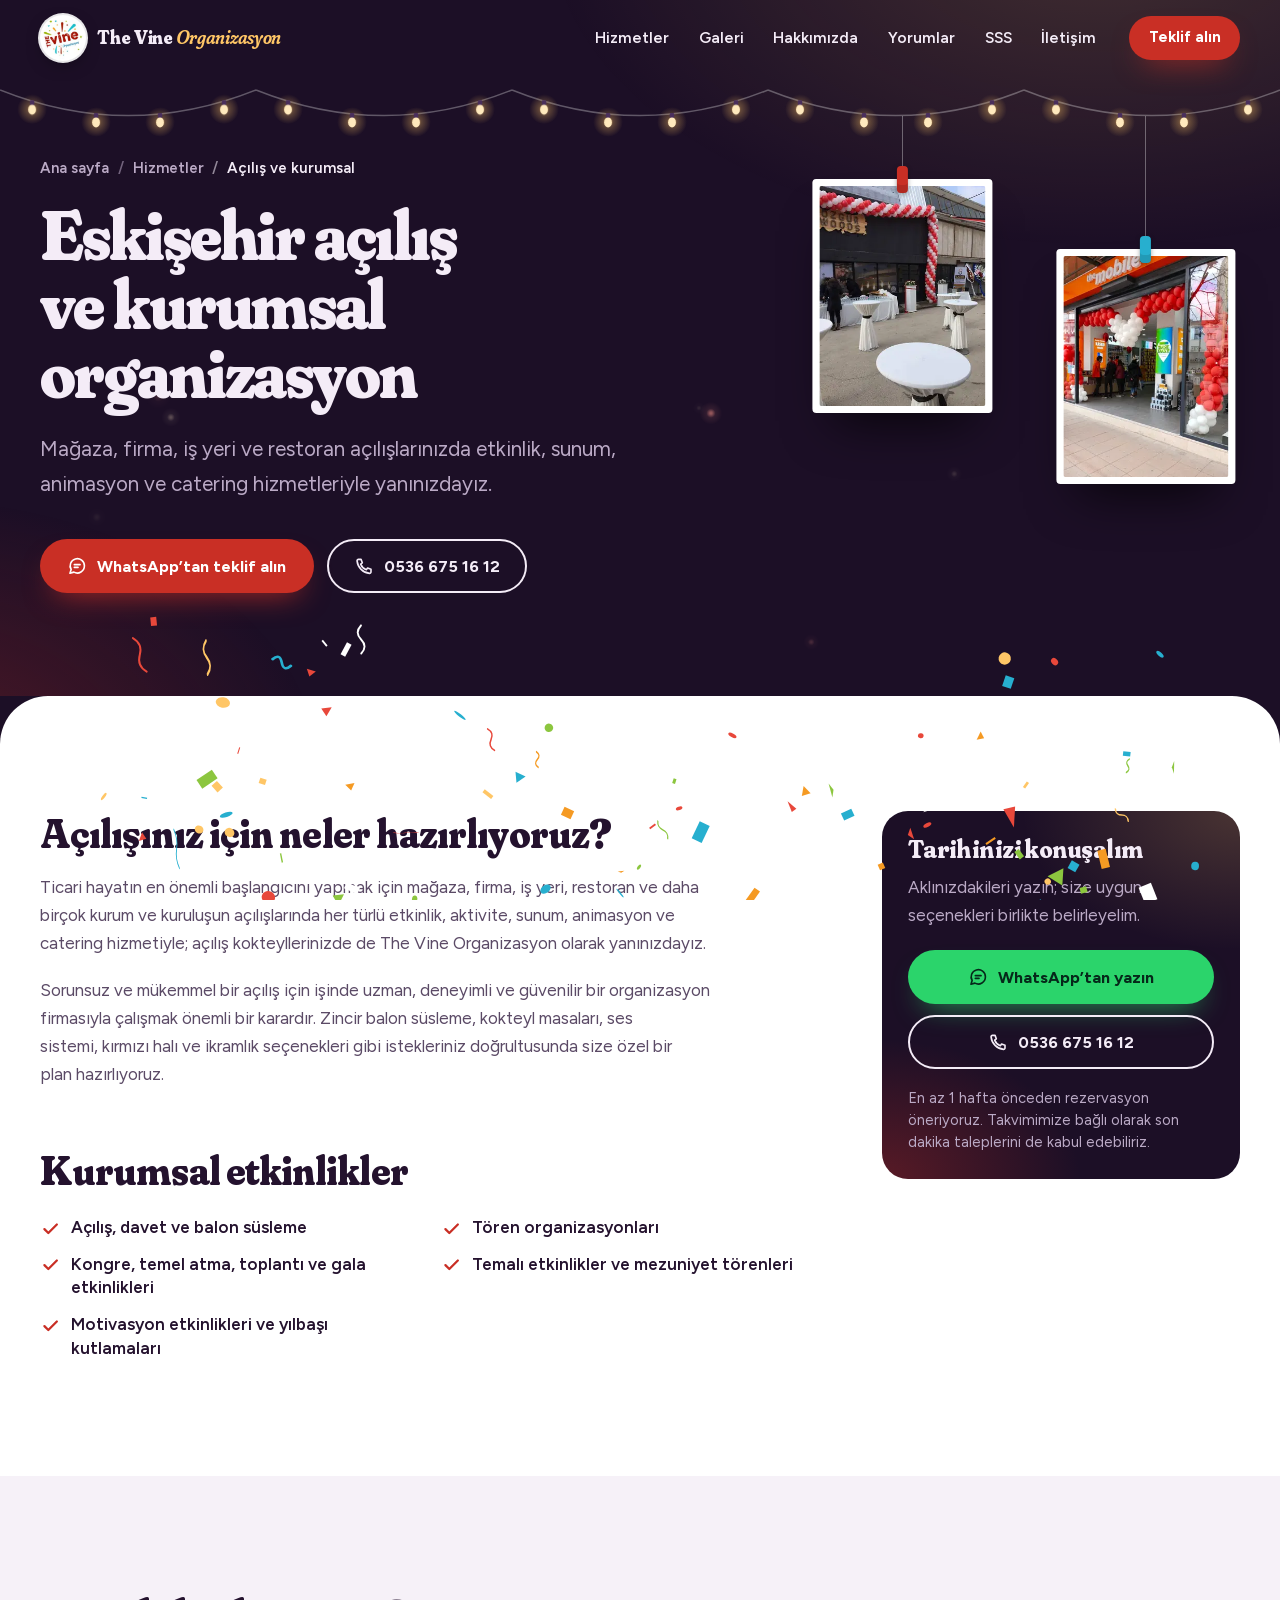
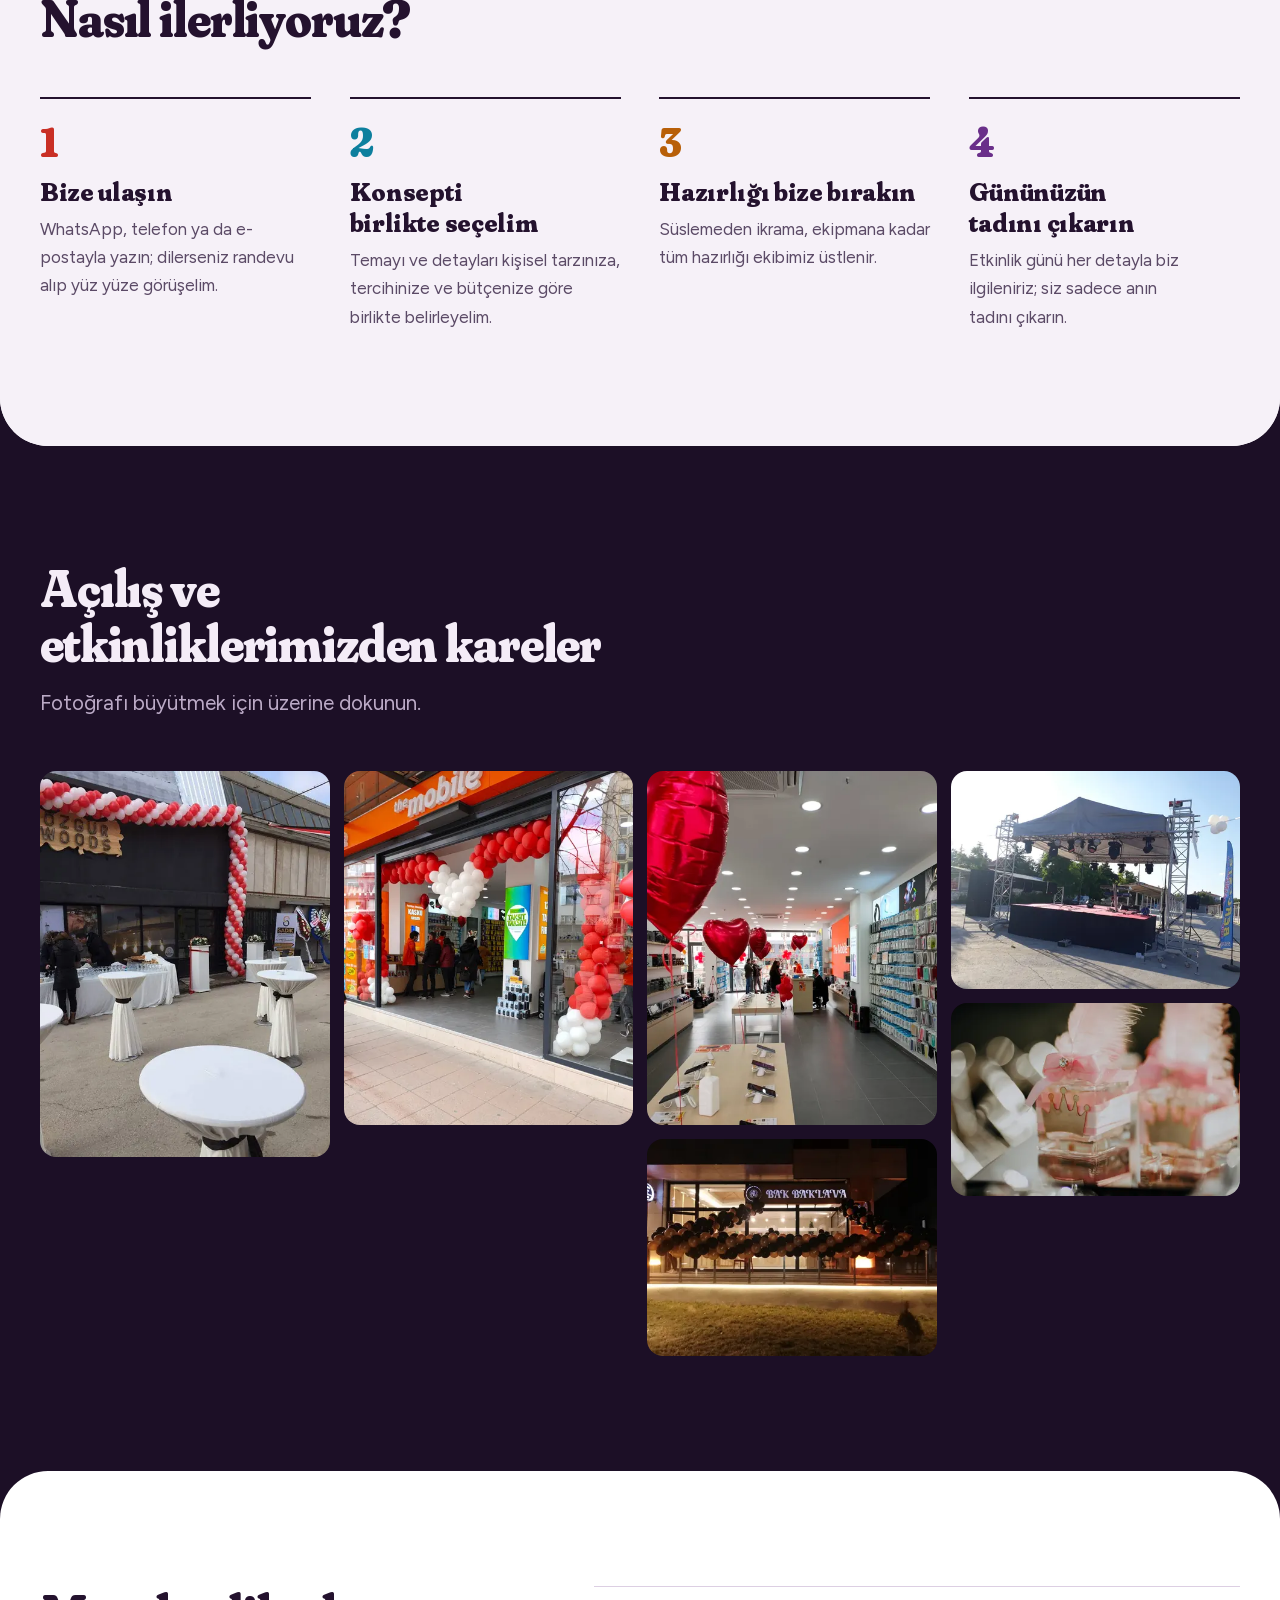
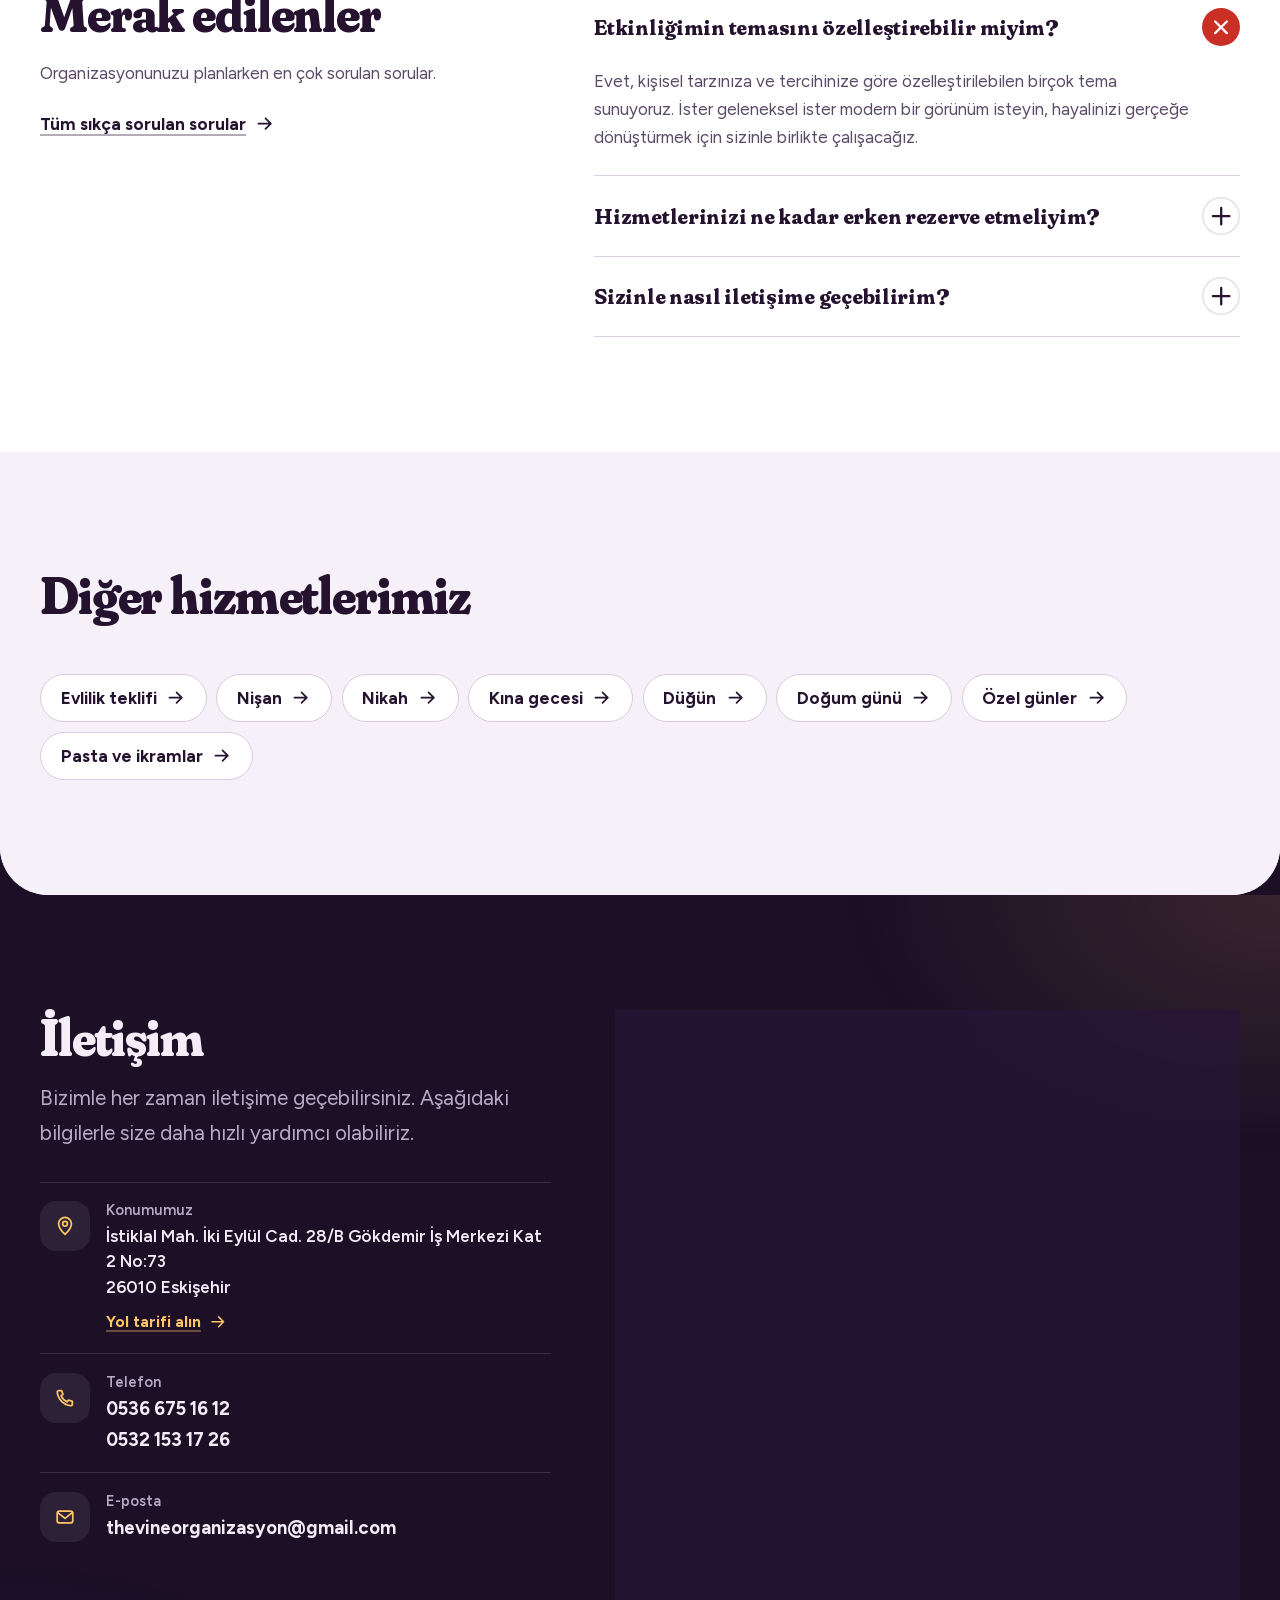
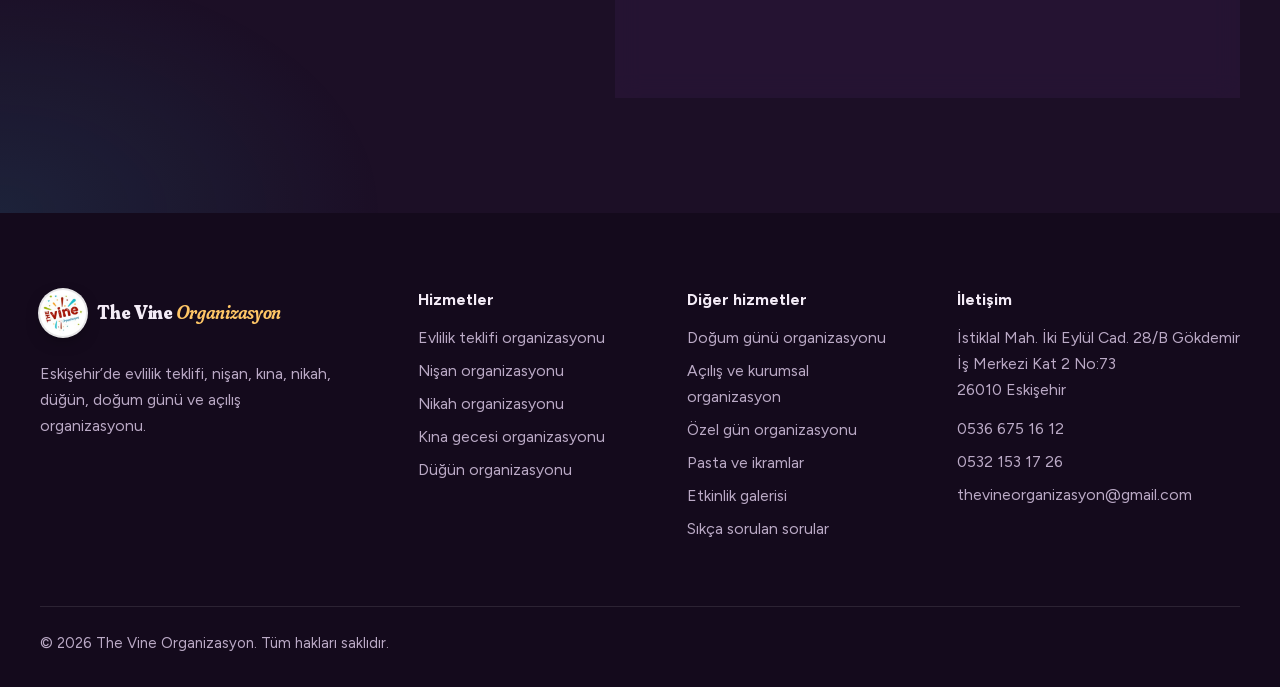
<file: eskisehir-acilis-organizasyonu.html>
<!doctype html>
<html lang="tr">
<head>
  <meta charset="utf-8">
  <meta name="viewport" content="width=device-width, initial-scale=1">
  <title>Eskişehir Açılış Organizasyonu ve Balon Süsleme | The Vine</title>
  <meta name="description" content="Eskişehir açılış organizasyonu: zincir balon süsleme, kokteyl masaları, ses sistemi, kırmızı halı ve ikramlar. Davet, tören, gala ve kurumsal etkinlikler.">
  <link rel="canonical" href="https://thevineorganizasyon.com.tr/eskisehir-acilis-organizasyonu.html">
  <meta name="robots" content="index, follow, max-image-preview:large, max-snippet:-1, max-video-preview:-1">
  <meta name="author" content="The Vine Organizasyon">
  <meta name="geo.region" content="TR-26">
  <meta name="geo.placename" content="Eskişehir">
  <meta name="geo.position" content="39.7736;30.5147">
  <meta name="ICBM" content="39.7736, 30.5147">
  <meta name="format-detection" content="telephone=no">
  <meta name="theme-color" content="#1c0f26">

  <meta property="og:type" content="website">
  <meta property="og:locale" content="tr_TR">
  <meta property="og:site_name" content="The Vine Organizasyon">
  <meta property="og:title" content="Eskişehir Açılış Organizasyonu ve Balon Süsleme | The Vine">
  <meta property="og:description" content="Eskişehir açılış organizasyonu: zincir balon süsleme, kokteyl masaları, ses sistemi, kırmızı halı ve ikramlar. Davet, tören, gala ve kurumsal etkinlikler.">
  <meta property="og:url" content="https://thevineorganizasyon.com.tr/eskisehir-acilis-organizasyonu.html">
  <meta property="og:image" content="https://thevineorganizasyon.com.tr/assets/img/og/eskisehir-acilis-organizasyonu.jpg">
  <meta property="og:image:width" content="1200">
  <meta property="og:image:height" content="630">
  <meta property="og:image:alt" content="Mağaza açılışında kırmızı-beyaz balon takı ve kokteyl masaları">
  <meta name="twitter:card" content="summary_large_image">
  <meta name="twitter:title" content="Eskişehir Açılış Organizasyonu ve Balon Süsleme | The Vine">
  <meta name="twitter:description" content="Eskişehir açılış organizasyonu: zincir balon süsleme, kokteyl masaları, ses sistemi, kırmızı halı ve ikramlar. Davet, tören, gala ve kurumsal etkinlikler.">
  <meta name="twitter:image" content="https://thevineorganizasyon.com.tr/assets/img/og/eskisehir-acilis-organizasyonu.jpg">

  <link rel="icon" href="favicon.ico" sizes="any">
  <link rel="icon" type="image/png" sizes="32x32" href="favicon-32x32.png">
  <link rel="icon" type="image/png" sizes="96x96" href="favicon-96x96.png">
  <link rel="icon" type="image/png" sizes="192x192" href="android-icon-192x192.png">
  <link rel="apple-touch-icon" sizes="180x180" href="apple-icon-180x180.png">
  <link rel="manifest" href="manifest.json">
  <meta name="msapplication-TileColor" content="#1c0f26">
  <meta name="msapplication-TileImage" content="ms-icon-144x144.png">

  <link rel="preload" href="assets/fonts/fraunces-soft.woff2" as="font" type="font/woff2" crossorigin>
  <link rel="preload" href="assets/fonts/figtree.woff2" as="font" type="font/woff2" crossorigin>
  <link rel="stylesheet" href="assets/css/site.css">
  <noscript><style>.garland{display:none}</style></noscript>
  <script type="application/ld+json">{"@context":"https://schema.org","@graph":[{"@type":"LocalBusiness","@id":"https://thevineorganizasyon.com.tr/#isletme","name":"The Vine Organizasyon","url":"https://thevineorganizasyon.com.tr/","image":["https://thevineorganizasyon.com.tr/assets/img/og/the-vine-organizasyon-eskisehir.jpg","https://thevineorganizasyon.com.tr/assets/img/galeri/evlilik-teklifi-organizasyonu-eskisehir-01-1600.webp","https://thevineorganizasyon.com.tr/assets/img/galeri/nikah-organizasyonu-eskisehir-01-1067.webp"],"logo":"https://thevineorganizasyon.com.tr/android-icon-192x192.png","telephone":"+905366751612","email":"thevineorganizasyon@gmail.com","address":{"@type":"PostalAddress","streetAddress":"İstiklal Mah. İki Eylül Cad. 28/B Gökdemir İş Merkezi Kat 2 No:73","addressLocality":"Eskişehir","addressRegion":"Eskişehir","postalCode":"26010","addressCountry":"TR"},"geo":{"@type":"GeoCoordinates","latitude":39.7736,"longitude":30.5147},"hasMap":"https://www.google.com/maps/search/?api=1&query=The%20Vine%20Organizasyon%20Eski%C5%9Fehir&query_place_id=ChIJ27g5KmMXzBQR4dvRUMMFYt8","areaServed":{"@type":"City","name":"Eskişehir"}},{"@type":"WebSite","@id":"https://thevineorganizasyon.com.tr/#site","url":"https://thevineorganizasyon.com.tr/","name":"The Vine Organizasyon","inLanguage":"tr-TR","publisher":{"@id":"https://thevineorganizasyon.com.tr/#isletme"}},{"@type":"WebPage","@id":"https://thevineorganizasyon.com.tr/eskisehir-acilis-organizasyonu.html#sayfa","url":"https://thevineorganizasyon.com.tr/eskisehir-acilis-organizasyonu.html","name":"Eskişehir Açılış Organizasyonu ve Balon Süsleme | The Vine","description":"Eskişehir açılış organizasyonu: zincir balon süsleme, kokteyl masaları, ses sistemi, kırmızı halı ve ikramlar. Davet, tören, gala ve kurumsal etkinlikler.","inLanguage":"tr-TR","isPartOf":{"@id":"https://thevineorganizasyon.com.tr/#site"},"breadcrumb":{"@id":"https://thevineorganizasyon.com.tr/eskisehir-acilis-organizasyonu.html#yol"},"primaryImageOfPage":{"@type":"ImageObject","url":"https://thevineorganizasyon.com.tr/assets/img/og/eskisehir-acilis-organizasyonu.jpg"}},{"@type":"Service","@id":"https://thevineorganizasyon.com.tr/eskisehir-acilis-organizasyonu.html#hizmet","name":"Eskişehir açılış ve kurumsal organizasyon","serviceType":"Açılış ve kurumsal etkinlik organizasyonu","description":"Eskişehir açılış organizasyonu: zincir balon süsleme, kokteyl masaları, ses sistemi, kırmızı halı ve ikramlar. Davet, tören, gala ve kurumsal etkinlikler.","url":"https://thevineorganizasyon.com.tr/eskisehir-acilis-organizasyonu.html","image":["https://thevineorganizasyon.com.tr/assets/img/galeri/acilis-organizasyonu-eskisehir-01-720.webp","https://thevineorganizasyon.com.tr/assets/img/galeri/acilis-organizasyonu-eskisehir-02-1200.webp","https://thevineorganizasyon.com.tr/assets/img/galeri/acilis-organizasyonu-eskisehir-03-1200.webp"],"provider":{"@id":"https://thevineorganizasyon.com.tr/#isletme"},"areaServed":{"@type":"City","name":"Eskişehir"}},{"@type":"BreadcrumbList","@id":"https://thevineorganizasyon.com.tr/eskisehir-acilis-organizasyonu.html#yol","itemListElement":[{"@type":"ListItem","position":1,"name":"Ana sayfa","item":"https://thevineorganizasyon.com.tr/"},{"@type":"ListItem","position":2,"name":"Hizmetler","item":"https://thevineorganizasyon.com.tr/#hizmetler"},{"@type":"ListItem","position":3,"name":"Açılış ve kurumsal","item":"https://thevineorganizasyon.com.tr/eskisehir-acilis-organizasyonu.html"}]}]}</script>
  <script src="assets/js/site.js" defer></script>
</head>
<body>
<a class="skip" href="#icerik">İçeriğe geç</a>

<svg width="0" height="0" style="position:absolute" aria-hidden="true" focusable="false">
  <symbol id="i-chat" viewBox="0 0 24 24"><path d="M20.5 11.6a8.4 8.4 0 0 1-12.4 7.4L3.5 20.3l1.4-4.4a8.4 8.4 0 1 1 15.6-4.3Z"/><path d="M8.6 10.2h6.8M8.6 13.4h4.4"/></symbol>
  <symbol id="i-phone" viewBox="0 0 24 24"><path d="M5.2 4h3.1l1.5 4-2 1.5a12.2 12.2 0 0 0 6.7 6.7l1.5-2 4 1.5v3.1a1.6 1.6 0 0 1-1.7 1.6A16.4 16.4 0 0 1 3.6 5.7 1.6 1.6 0 0 1 5.2 4Z"/></symbol>
  <symbol id="i-mail" viewBox="0 0 24 24"><rect x="3.5" y="5.5" width="17" height="13" rx="2.5"/><path d="m4.5 7.5 7.5 6 7.5-6"/></symbol>
  <symbol id="i-pin" viewBox="0 0 24 24"><path d="M12 21s7-6 7-11.4A7 7 0 0 0 5 9.6C5 15 12 21 12 21Z"/><circle cx="12" cy="9.6" r="2.6"/></symbol>
  <symbol id="i-arrow" viewBox="0 0 24 24"><path d="M5 12h14M13 6l6 6-6 6"/></symbol>
  <symbol id="i-play" viewBox="0 0 24 24"><path d="M8 5.2v13.6a.8.8 0 0 0 1.2.7l11-6.8a.8.8 0 0 0 0-1.4l-11-6.8a.8.8 0 0 0-1.2.7Z"/></symbol>
  <symbol id="i-plus" viewBox="0 0 24 24"><path d="M12 5v14M5 12h14"/></symbol>
  <symbol id="i-check" viewBox="0 0 24 24"><path d="m5 12.6 4.4 4.4L19 7.4"/></symbol>
  <symbol id="i-star" viewBox="0 0 24 24"><path d="m12 2.9 2.7 5.8 6.4.8-4.7 4.4 1.2 6.3L12 17.1l-5.6 3.1 1.2-6.3-4.7-4.4 6.4-.8L12 2.9Z"/></symbol>
  <symbol id="i-map" viewBox="0 0 24 24"><path d="m9 19.5-5-2V5l5 2 6-2 5 2v12.5l-5-2-6 2ZM9 7v12.5M15 5v12.5"/></symbol>
  <symbol id="c-1" viewBox="0 0 40 40"><circle cx="20" cy="20" r="11.5" fill="none" stroke="currentColor" stroke-width="7"/></symbol>
  <symbol id="c-2" viewBox="0 0 40 40"><path d="M20 6 35 32H5Z" fill="currentColor" stroke="currentColor" stroke-width="4" stroke-linejoin="round"/></symbol>
  <symbol id="c-3" viewBox="0 0 40 40"><path d="M4 25c4-13 9-13 13-1s9 12 13-1 5-9 7-9" fill="none" stroke="currentColor" stroke-width="6" stroke-linecap="round"/></symbol>
  <symbol id="c-4" viewBox="0 0 40 40"><path d="M20 2c2 11 7 16 18 18-11 2-16 7-18 18-2-11-7-16-18-18 11-2 16-7 18-18Z" fill="currentColor"/></symbol>
  <symbol id="c-5" viewBox="0 0 40 40"><rect x="10" y="5" width="20" height="30" rx="5" transform="rotate(18 20 20)" fill="currentColor"/></symbol>
  <symbol id="c-6" viewBox="0 0 40 40"><path d="M3 27a17 17 0 0 1 34 0Z" fill="currentColor" stroke="currentColor" stroke-width="3" stroke-linejoin="round"/></symbol>
</svg>

<canvas id="sahne-arka" class="stage stage--back" aria-hidden="true"></canvas>

<header class="site-header">
  <div class="wrap site-header__in">
    <a class="brand" href="./" aria-label="The Vine Organizasyon ana sayfa">
      <img class="brand__logo" src="assets/img/logo-the-vine-organizasyon.jpg" width="46" height="46" alt="">
      <span class="brand__name">The Vine <em>Organizasyon</em></span>
    </a>
    <nav class="nav" id="menu" aria-label="Ana menü">
      <ul>
        <li style="--i:0"><a href="./#hizmetler">Hizmetler</a></li>
        <li style="--i:1"><a href="#galeri">Galeri</a></li>
        <li style="--i:2"><a href="./#hakkimizda">Hakkımızda</a></li>
        <li style="--i:3"><a href="./#yorumlar">Yorumlar</a></li>
        <li style="--i:4"><a href="#sss">SSS</a></li>
        <li style="--i:5"><a href="#iletisim">İletişim</a></li>
      </ul>
      <div class="nav__extra">
        <a class="btn btn--wa" href="https://wa.me/905321531726?text=Merhaba%2C%20organizasyon%20i%C3%A7in%20bilgi%20almak%20istiyorum." target="_blank" rel="noopener"><svg class="ikon" viewBox="0 0 24 24" aria-hidden="true" focusable="false"><use href="#i-chat"/></svg> WhatsApp’tan yazın</a>
        <a class="btn btn--ghost" href="tel:+905366751612"><svg class="ikon" viewBox="0 0 24 24" aria-hidden="true" focusable="false"><use href="#i-phone"/></svg> 0536 675 16 12</a>
      </div>
    </nav>
    <a class="btn btn--primary btn--sm header-cta" href="#iletisim">Teklif alın</a>
    <button class="nav-toggle" type="button" aria-expanded="false" aria-controls="menu" aria-label="Menüyü aç"><span></span></button>
  </div>
</header>

<main id="icerik">
<section class="page-hero" data-stage>
  <div class="garland" data-garland>
    <svg class="garland__wire" aria-hidden="true" focusable="false"></svg>
    <span class="hanger" data-x="0.705" data-xs="0.3" style="--k:0.45; --n:0; --dur:6.4s; --delay:-1.1s; --pin:var(--kirmizi)">
      <span class="hanger__body">
        <span class="hanger__pin" aria-hidden="true"></span>
        <img src="assets/img/galeri/acilis-organizasyonu-eskisehir-01-480.webp" srcset="assets/img/galeri/acilis-organizasyonu-eskisehir-01-320.webp 320w, assets/img/galeri/acilis-organizasyonu-eskisehir-01-480.webp 480w" sizes="(min-width: 1000px) 14vw, (min-width: 620px) 21vw, 27vw" width="480" height="640" alt="Mağaza açılışında kırmızı-beyaz balon takı ve kokteyl masaları" fetchpriority="high" decoding="async">
      </span>
    </span>
    <span class="hanger" data-x="0.895" data-xs="0.7" style="--k:0.95; --n:1; --dur:7.6s; --delay:-3.3s; --pin:var(--turkuaz)">
      <span class="hanger__body">
        <span class="hanger__pin" aria-hidden="true"></span>
        <img src="assets/img/galeri/acilis-organizasyonu-eskisehir-02-480.webp" srcset="assets/img/galeri/acilis-organizasyonu-eskisehir-02-320.webp 320w, assets/img/galeri/acilis-organizasyonu-eskisehir-02-480.webp 480w" sizes="(min-width: 1000px) 14vw, (min-width: 620px) 21vw, 27vw" width="480" height="586" alt="Mağaza girişinde kırmızı-beyaz zincir balon süsleme" decoding="async">
      </span>
    </span>
  </div>
  <div class="wrap page-hero__in">
    <div>
      <nav class="crumbs" aria-label="Sayfa yolu">
        <ol>
          <li><a href="./">Ana sayfa</a></li>
          <li><a href="./#hizmetler">Hizmetler</a></li>
          <li aria-current="page">Açılış ve kurumsal</li>
        </ol>
      </nav>
      <h1>Eskişehir açılış ve kurumsal organizasyon</h1>
      <p class="lead">Mağaza, firma, iş yeri ve restoran açılışlarınızda etkinlik, sunum, animasyon ve catering hizmetleriyle yanınızdayız.</p>
      <div class="hero__actions">
        <a class="btn btn--primary" href="https://wa.me/905321531726?text=Merhaba%2C%20a%C3%A7%C4%B1l%C4%B1%C5%9F%20organizasyonu%20hakk%C4%B1nda%20bilgi%20almak%20istiyorum." target="_blank" rel="noopener" data-burst><svg class="ikon" viewBox="0 0 24 24" aria-hidden="true" focusable="false"><use href="#i-chat"/></svg> WhatsApp’tan teklif alın</a>
        <a class="btn btn--ghost" href="tel:+905366751612"><svg class="ikon" viewBox="0 0 24 24" aria-hidden="true" focusable="false"><use href="#i-phone"/></svg> 0536 675 16 12</a>
      </div>
    </div>
  </div>
</section>

<div class="sheet">
  <section class="section">
    <div class="wrap prose-grid">
      <article class="prose">
        <h2 class="reveal">Açılışınız için neler hazırlıyoruz?</h2>
        <p class="reveal">Ticari hayatın en önemli başlangıcını yapmak için mağaza, firma, iş yeri, restoran ve daha birçok kurum ve kuruluşun açılışlarında her türlü etkinlik, aktivite, sunum, animasyon ve catering hizmetiyle; açılış kokteyllerinizde de The Vine Organizasyon olarak yanınızdayız.</p>
        <p class="reveal">Sorunsuz ve mükemmel bir açılış için işinde uzman, deneyimli ve güvenilir bir organizasyon firmasıyla çalışmak önemli bir karardır. Zincir balon süsleme, kokteyl masaları, ses sistemi, kırmızı halı ve ikramlık seçenekleri gibi istekleriniz doğrultusunda size özel bir plan hazırlıyoruz.</p>
        <h2 class="reveal">Kurumsal etkinlikler</h2>
        <ul class="ticklist reveal">
          <li><svg class="ikon" viewBox="0 0 24 24" aria-hidden="true" focusable="false"><use href="#i-check"/></svg> Açılış, davet ve balon süsleme</li>
          <li><svg class="ikon" viewBox="0 0 24 24" aria-hidden="true" focusable="false"><use href="#i-check"/></svg> Tören organizasyonları</li>
          <li><svg class="ikon" viewBox="0 0 24 24" aria-hidden="true" focusable="false"><use href="#i-check"/></svg> Kongre, temel atma, toplantı ve gala etkinlikleri</li>
          <li><svg class="ikon" viewBox="0 0 24 24" aria-hidden="true" focusable="false"><use href="#i-check"/></svg> Temalı etkinlikler ve mezuniyet törenleri</li>
          <li><svg class="ikon" viewBox="0 0 24 24" aria-hidden="true" focusable="false"><use href="#i-check"/></svg> Motivasyon etkinlikleri ve yılbaşı kutlamaları</li>
        </ul>
      </article>
      <aside class="aside-card reveal" aria-label="Hızlı iletişim">
        <h2>Tarihinizi konuşalım</h2>
        <p>Aklınızdakileri yazın; size uygun seçenekleri birlikte belirleyelim.</p>
        <a class="btn btn--wa" href="https://wa.me/905321531726?text=Merhaba%2C%20a%C3%A7%C4%B1l%C4%B1%C5%9F%20organizasyonu%20hakk%C4%B1nda%20bilgi%20almak%20istiyorum." target="_blank" rel="noopener" data-burst><svg class="ikon" viewBox="0 0 24 24" aria-hidden="true" focusable="false"><use href="#i-chat"/></svg> WhatsApp’tan yazın</a>
        <a class="btn btn--ghost" href="tel:+905366751612"><svg class="ikon" viewBox="0 0 24 24" aria-hidden="true" focusable="false"><use href="#i-phone"/></svg> 0536 675 16 12</a>
        <small>En az 1 hafta önceden rezervasyon öneriyoruz. Takvimimize bağlı olarak son dakika taleplerini de kabul edebiliriz.</small>
      </aside>
    </div>
  </section>

  <section class="section section--lila">
    <div class="wrap">
      <header class="section-head">
        <h2 class="reveal">Nasıl ilerliyoruz?</h2>
      </header>
      <ol class="steps">
        <li class="reveal" style="--d:0; --c:var(--kirmizi)">
          <h3>Bize ulaşın</h3>
          <p>WhatsApp, telefon ya da e-postayla yazın; dilerseniz randevu alıp yüz yüze görüşelim.</p>
        </li>
        <li class="reveal" style="--d:1; --c:var(--turkuaz-k)">
          <h3>Konsepti birlikte seçelim</h3>
          <p>Temayı ve detayları kişisel tarzınıza, tercihinize ve bütçenize göre birlikte belirleyelim.</p>
        </li>
        <li class="reveal" style="--d:2; --c:var(--turuncu-k)">
          <h3>Hazırlığı bize bırakın</h3>
          <p>Süslemeden ikrama, ekipmana kadar tüm hazırlığı ekibimiz üstlenir.</p>
        </li>
        <li class="reveal" style="--d:3; --c:var(--mor-k)">
          <h3>Gününüzün tadını çıkarın</h3>
          <p>Etkinlik günü her detayla biz ilgileniriz; siz sadece anın tadını çıkarın.</p>
        </li>
      </ol>
    </div>
  </section>
</div>

<section class="section gallery" id="galeri" data-stage>
  <div class="wrap">
    <header class="section-head">
      <h2 class="reveal">Açılış ve etkinliklerimizden kareler</h2>
      <p class="reveal" style="--d:1">Fotoğrafı büyütmek için üzerine dokunun.</p>
    </header>
    <div class="shots" data-gallery>
      <a class="shot" href="assets/img/galeri/acilis-organizasyonu-eskisehir-01-720.webp" data-cat="acilis"><img src="assets/img/galeri/acilis-organizasyonu-eskisehir-01-720.webp" srcset="assets/img/galeri/acilis-organizasyonu-eskisehir-01-480.webp 480w, assets/img/galeri/acilis-organizasyonu-eskisehir-01-720.webp 720w" sizes="(min-width: 1100px) 290px, (min-width: 641px) 31vw, 46vw" width="720" height="960" alt="Mağaza açılışında kırmızı-beyaz balon takı ve kokteyl masaları" loading="lazy" decoding="async"><span class="shot__cap">Açılış</span></a>
      <a class="shot" href="assets/img/galeri/acilis-organizasyonu-eskisehir-02-1200.webp" data-cat="acilis"><img src="assets/img/galeri/acilis-organizasyonu-eskisehir-02-800.webp" srcset="assets/img/galeri/acilis-organizasyonu-eskisehir-02-480.webp 480w, assets/img/galeri/acilis-organizasyonu-eskisehir-02-800.webp 800w" sizes="(min-width: 1100px) 290px, (min-width: 641px) 31vw, 46vw" width="800" height="976" alt="Mağaza girişinde kırmızı-beyaz zincir balon süsleme" loading="lazy" decoding="async"><span class="shot__cap">Açılış</span></a>
      <a class="shot" href="assets/img/galeri/acilis-organizasyonu-eskisehir-03-1200.webp" data-cat="acilis"><img src="assets/img/galeri/acilis-organizasyonu-eskisehir-03-800.webp" srcset="assets/img/galeri/acilis-organizasyonu-eskisehir-03-480.webp 480w, assets/img/galeri/acilis-organizasyonu-eskisehir-03-800.webp 800w" sizes="(min-width: 1100px) 290px, (min-width: 641px) 31vw, 46vw" width="800" height="976" alt="Mağaza içinde kalp folyo balonlarla açılış süslemesi" loading="lazy" decoding="async"><span class="shot__cap">Açılış</span></a>
      <a class="shot" href="assets/img/galeri/acilis-organizasyonu-eskisehir-04-1599.webp" data-cat="acilis"><img src="assets/img/galeri/acilis-organizasyonu-eskisehir-04-800.webp" srcset="assets/img/galeri/acilis-organizasyonu-eskisehir-04-480.webp 480w, assets/img/galeri/acilis-organizasyonu-eskisehir-04-800.webp 800w" sizes="(min-width: 1100px) 290px, (min-width: 641px) 31vw, 46vw" width="800" height="600" alt="Gece açılışında işletme cephesinde zincir balon süsleme" loading="lazy" decoding="async"><span class="shot__cap">Açılış</span></a>
      <a class="shot" href="assets/img/galeri/acilis-organizasyonu-eskisehir-05-1600.webp" data-cat="acilis"><img src="assets/img/galeri/acilis-organizasyonu-eskisehir-05-800.webp" srcset="assets/img/galeri/acilis-organizasyonu-eskisehir-05-480.webp 480w, assets/img/galeri/acilis-organizasyonu-eskisehir-05-800.webp 800w" sizes="(min-width: 1100px) 290px, (min-width: 641px) 31vw, 46vw" width="800" height="600" alt="Açık hava etkinliği için kurulmuş sahne, ses ve ışık sistemi" loading="lazy" decoding="async"><span class="shot__cap">Açılış</span></a>
      <a class="shot" href="assets/img/galeri/acilis-organizasyonu-eskisehir-06-1404.webp" data-cat="acilis"><img src="assets/img/galeri/acilis-organizasyonu-eskisehir-06-800.webp" srcset="assets/img/galeri/acilis-organizasyonu-eskisehir-06-480.webp 480w, assets/img/galeri/acilis-organizasyonu-eskisehir-06-800.webp 800w" sizes="(min-width: 1100px) 290px, (min-width: 641px) 31vw, 46vw" width="800" height="533" alt="Davet için hazırlanmış taç süslemeli hediyelikler" loading="lazy" decoding="async"><span class="shot__cap">Açılış</span></a>
    </div>
  </div>
</section>

<div class="sheet">
  <section class="section faq" id="sss">
    <div class="wrap faq__grid">
      <div class="faq__intro">
        <h2 class="reveal">Merak edilenler</h2>
        <p class="reveal" style="--d:1">Organizasyonunuzu planlarken en çok sorulan sorular.</p>
        <a class="link reveal" style="--d:2" href="./#sss">Tüm sıkça sorulan sorular <svg class="ikon" viewBox="0 0 24 24" aria-hidden="true" focusable="false"><use href="#i-arrow"/></svg></a>
      </div>
      <div class="faq-list">
        <details class="reveal" style="--d:0" name="sss" open>
          <summary><h3 style="font:inherit;letter-spacing:inherit">Etkinliğimin temasını özelleştirebilir miyim?</h3><span class="arti" aria-hidden="true"><svg class="ikon" viewBox="0 0 24 24" aria-hidden="true" focusable="false"><use href="#i-plus"/></svg></span></summary>
          <p class="cevap">Evet, kişisel tarzınıza ve tercihinize göre özelleştirilebilen birçok tema sunuyoruz. İster geleneksel ister modern bir görünüm isteyin, hayalinizi gerçeğe dönüştürmek için sizinle birlikte çalışacağız.</p>
        </details>
        <details class="reveal" style="--d:1" name="sss">
          <summary><h3 style="font:inherit;letter-spacing:inherit">Hizmetlerinizi ne kadar erken rezerve etmeliyim?</h3><span class="arti" aria-hidden="true"><svg class="ikon" viewBox="0 0 24 24" aria-hidden="true" focusable="false"><use href="#i-plus"/></svg></span></summary>
          <p class="cevap">En az 1 hafta önceden rezervasyon yapmanızı öneririz. Böylece detaylı planlama için yeterli zamanımız olur. Ancak takvimimize bağlı olarak son dakika rezervasyonlarını da kabul edebiliriz.</p>
        </details>
        <details class="reveal" style="--d:2" name="sss">
          <summary><h3 style="font:inherit;letter-spacing:inherit">Sizinle nasıl iletişime geçebilirim?</h3><span class="arti" aria-hidden="true"><svg class="ikon" viewBox="0 0 24 24" aria-hidden="true" focusable="false"><use href="#i-plus"/></svg></span></summary>
          <p class="cevap">Bize telefon, e-posta veya web sitemizdeki iletişim formu aracılığıyla ulaşabilirsiniz. Ayrıca randevu ile görüşme imkanı sunuyoruz ve tüm sorularınızı yanıtlamaktan memnuniyet duyarız.</p>
        </details>
      </div>
    </div>
  </section>

  <section class="section section--lila">
    <div class="wrap">
      <header class="section-head">
        <h2 class="reveal">Diğer hizmetlerimiz</h2>
      </header>
      <ul class="others reveal">
        <li><a href="eskisehir-evlilik-teklifi-organizasyonu.html">Evlilik teklifi <svg class="ikon" viewBox="0 0 24 24" aria-hidden="true" focusable="false"><use href="#i-arrow"/></svg></a></li>
        <li><a href="eskisehir-nisan-organizasyonu.html">Nişan <svg class="ikon" viewBox="0 0 24 24" aria-hidden="true" focusable="false"><use href="#i-arrow"/></svg></a></li>
        <li><a href="eskisehir-nikah-organizasyonu.html">Nikah <svg class="ikon" viewBox="0 0 24 24" aria-hidden="true" focusable="false"><use href="#i-arrow"/></svg></a></li>
        <li><a href="eskisehir-kina-organizasyonu.html">Kına gecesi <svg class="ikon" viewBox="0 0 24 24" aria-hidden="true" focusable="false"><use href="#i-arrow"/></svg></a></li>
        <li><a href="eskisehir-dugun-organizasyonu.html">Düğün <svg class="ikon" viewBox="0 0 24 24" aria-hidden="true" focusable="false"><use href="#i-arrow"/></svg></a></li>
        <li><a href="eskisehir-dogum-gunu-organizasyonu.html">Doğum günü <svg class="ikon" viewBox="0 0 24 24" aria-hidden="true" focusable="false"><use href="#i-arrow"/></svg></a></li>
        <li><a href="eskisehir-ozel-gun-organizasyonu.html">Özel günler <svg class="ikon" viewBox="0 0 24 24" aria-hidden="true" focusable="false"><use href="#i-arrow"/></svg></a></li>
        <li><a href="eskisehir-pasta-ve-ikram.html">Pasta ve ikramlar <svg class="ikon" viewBox="0 0 24 24" aria-hidden="true" focusable="false"><use href="#i-arrow"/></svg></a></li>
      </ul>
    </div>
  </section>
</div>

<section class="section contact" id="iletisim" data-stage>
  <div class="wrap contact__grid">
    <div class="contact__info">
      <h2 class="reveal">İletişim</h2>
      <p class="reveal" style="--d:1">Bizimle her zaman iletişime geçebilirsiniz. Aşağıdaki bilgilerle size daha hızlı yardımcı olabiliriz.</p>
      <ul class="contact-list">
        <li class="reveal" style="--d:2">
          <span class="kutu"><svg class="ikon" viewBox="0 0 24 24" aria-hidden="true" focusable="false"><use href="#i-pin"/></svg></span>
          <div>
            <h3>Konumumuz</h3>
            <address>İstiklal Mah. İki Eylül Cad. 28/B Gökdemir İş Merkezi Kat 2 No:73<br>26010 Eskişehir</address>
            <a class="link" href="https://www.google.com/maps/dir/?api=1&amp;destination=The%20Vine%20Organizasyon%20Eski%C5%9Fehir&amp;destination_place_id=ChIJ27g5KmMXzBQR4dvRUMMFYt8" target="_blank" rel="noopener">Yol tarifi alın <svg class="ikon" viewBox="0 0 24 24" aria-hidden="true" focusable="false"><use href="#i-arrow"/></svg></a>
          </div>
        </li>
        <li class="reveal" style="--d:3">
          <span class="kutu"><svg class="ikon" viewBox="0 0 24 24" aria-hidden="true" focusable="false"><use href="#i-phone"/></svg></span>
          <div>
            <h3>Telefon</h3>
            <p><a href="tel:+905366751612">0536 675 16 12</a></p>
            <p><a href="tel:+905321531726">0532 153 17 26</a></p>
          </div>
        </li>
        <li class="reveal" style="--d:4">
          <span class="kutu"><svg class="ikon" viewBox="0 0 24 24" aria-hidden="true" focusable="false"><use href="#i-mail"/></svg></span>
          <div>
            <h3>E-posta</h3>
            <p><a href="mailto:thevineorganizasyon@gmail.com">thevineorganizasyon@gmail.com</a></p>
          </div>
        </li>
      </ul>
    </div>

    <form class="form reveal" style="--d:2" action="https://wa.me/905321531726" method="get" target="_blank" data-wa-form="905321531726">
      <div class="form__head">
        <h3>Bize yazın</h3>
        <p>Formu doldurun; mesajınız WhatsApp’ta hazır olarak açılsın. Sorularınızı en kısa sürede yanıtlarız.</p>
      </div>
      <div class="field">
        <label for="f-ad">Adınız</label>
        <input id="f-ad" name="ad" type="text" autocomplete="name" required>
      </div>
      <div class="field">
        <label for="f-tur">Etkinlik türü</label>
        <select id="f-tur" name="etkinlik">
          <option value="">Seçin</option>
          <option>Evlilik teklifi</option>
          <option>Nişan</option>
          <option>Nikah</option>
          <option>Kına gecesi</option>
          <option>Düğün</option>
          <option>Doğum günü</option>
          <option selected>Açılış / kurumsal etkinlik</option>
          <option>Özel gün</option>
          <option>Pasta ve ikram</option>
          <option>Diğer</option>
        </select>
      </div>
      <div class="field field--full">
        <label for="f-tarih">Etkinlik tarihi <span>(isteğe bağlı)</span></label>
        <input id="f-tarih" name="tarih" type="date">
      </div>
      <div class="field field--full">
        <label for="f-mesaj">Mesajınız</label>
        <textarea id="f-mesaj" name="text" rows="4" required></textarea>
      </div>
      <div class="form__actions">
        <button class="btn btn--wa" type="submit"><svg class="ikon" viewBox="0 0 24 24" aria-hidden="true" focusable="false"><use href="#i-chat"/></svg> WhatsApp’ta gönderin</button>
        <button class="btn btn--ghost" type="button" data-mail="thevineorganizasyon@gmail.com"><svg class="ikon" viewBox="0 0 24 24" aria-hidden="true" focusable="false"><use href="#i-mail"/></svg> E-postayla gönderin</button>
      </div>
      <p class="form__note" role="status" aria-live="polite"></p>
    </form>
  </div>
</section></main>

<footer class="site-footer">
  <div class="wrap">
    <div class="site-footer__grid">
      <div>
        <a class="brand" href="./" aria-label="The Vine Organizasyon ana sayfa">
          <img class="brand__logo" src="assets/img/logo-the-vine-organizasyon.jpg" width="46" height="46" alt="" loading="lazy">
          <span class="brand__name">The Vine <em>Organizasyon</em></span>
        </a>
        <p class="site-footer__about">Eskişehir’de evlilik teklifi, nişan, kına, nikah, düğün, doğum günü ve açılış organizasyonu.</p>
      </div>
      <nav aria-label="Hizmetler">
        <h2>Hizmetler</h2>
        <ul>
          <li><a href="eskisehir-evlilik-teklifi-organizasyonu.html">Evlilik teklifi organizasyonu</a></li>
          <li><a href="eskisehir-nisan-organizasyonu.html">Nişan organizasyonu</a></li>
          <li><a href="eskisehir-nikah-organizasyonu.html">Nikah organizasyonu</a></li>
          <li><a href="eskisehir-kina-organizasyonu.html">Kına gecesi organizasyonu</a></li>
          <li><a href="eskisehir-dugun-organizasyonu.html">Düğün organizasyonu</a></li>
        </ul>
      </nav>
      <nav aria-label="Diğer hizmetler">
        <h2>Diğer hizmetler</h2>
        <ul>
          <li><a href="eskisehir-dogum-gunu-organizasyonu.html">Doğum günü organizasyonu</a></li>
          <li><a href="eskisehir-acilis-organizasyonu.html">Açılış ve kurumsal organizasyon</a></li>
          <li><a href="eskisehir-ozel-gun-organizasyonu.html">Özel gün organizasyonu</a></li>
          <li><a href="eskisehir-pasta-ve-ikram.html">Pasta ve ikramlar</a></li>
          <li><a href="#galeri">Etkinlik galerisi</a></li>
          <li><a href="#sss">Sıkça sorulan sorular</a></li>
        </ul>
      </nav>
      <div>
        <h2>İletişim</h2>
        <address>İstiklal Mah. İki Eylül Cad. 28/B Gökdemir İş Merkezi Kat 2 No:73<br>26010 Eskişehir</address>
        <ul style="margin-top:.8rem">
          <li><a href="tel:+905366751612">0536 675 16 12</a></li>
          <li><a href="tel:+905321531726">0532 153 17 26</a></li>
          <li><a href="mailto:thevineorganizasyon@gmail.com">thevineorganizasyon@gmail.com</a></li>
        </ul>
      </div>
    </div>
    <p class="site-footer__bottom">© <span data-year>2026</span> The Vine Organizasyon. Tüm hakları saklıdır.</p>
  </div>
</footer>

<div class="quick">
  <a class="btn quick__call" href="tel:+905366751612"><svg class="ikon" viewBox="0 0 24 24" aria-hidden="true" focusable="false"><use href="#i-phone"/></svg> Hemen arayın</a>
  <a class="btn btn--wa" href="https://wa.me/905321531726?text=Merhaba%2C%20a%C3%A7%C4%B1l%C4%B1%C5%9F%20organizasyonu%20hakk%C4%B1nda%20bilgi%20almak%20istiyorum." target="_blank" rel="noopener"><svg class="ikon" viewBox="0 0 24 24" aria-hidden="true" focusable="false"><use href="#i-chat"/></svg> <span>WhatsApp<span class="quick__more">’tan yazın</span></span></a>
</div>

<canvas id="sahne-on" class="stage stage--front" aria-hidden="true"></canvas>
</body>
</html>
</file>
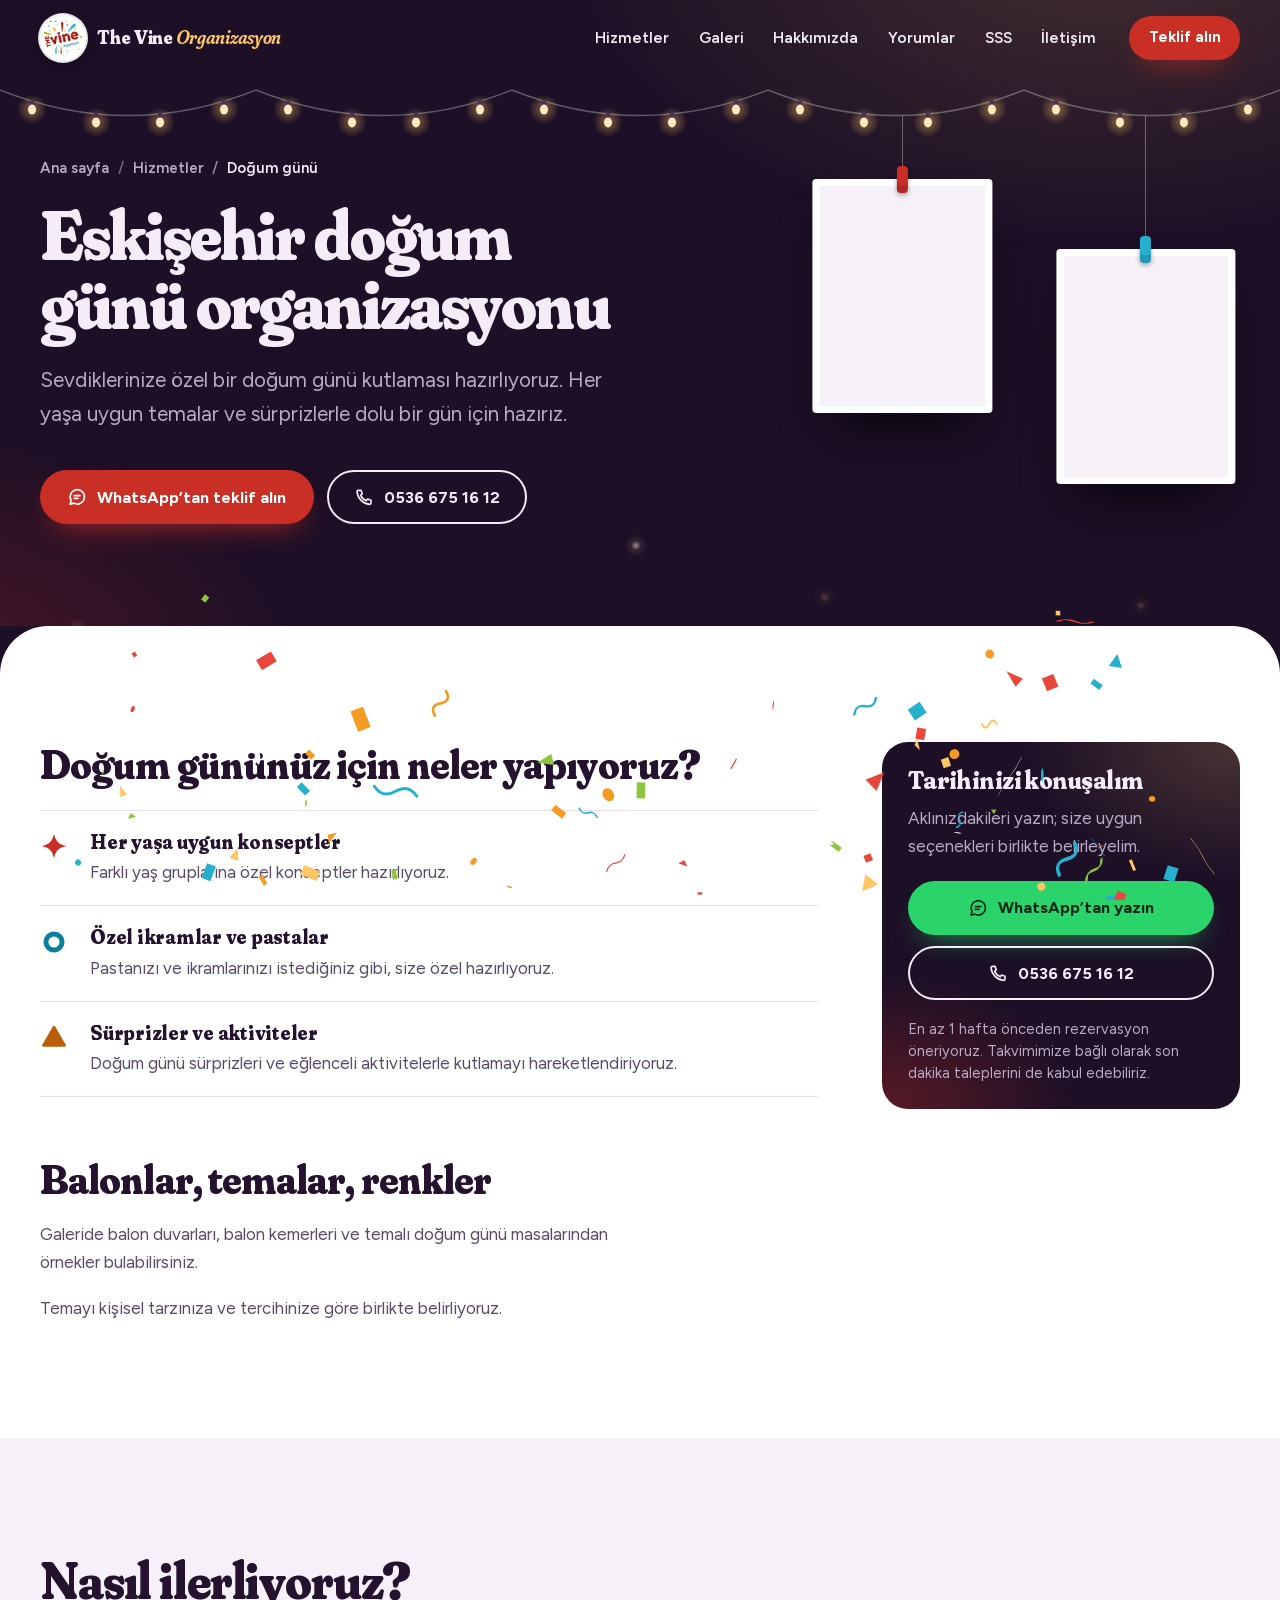
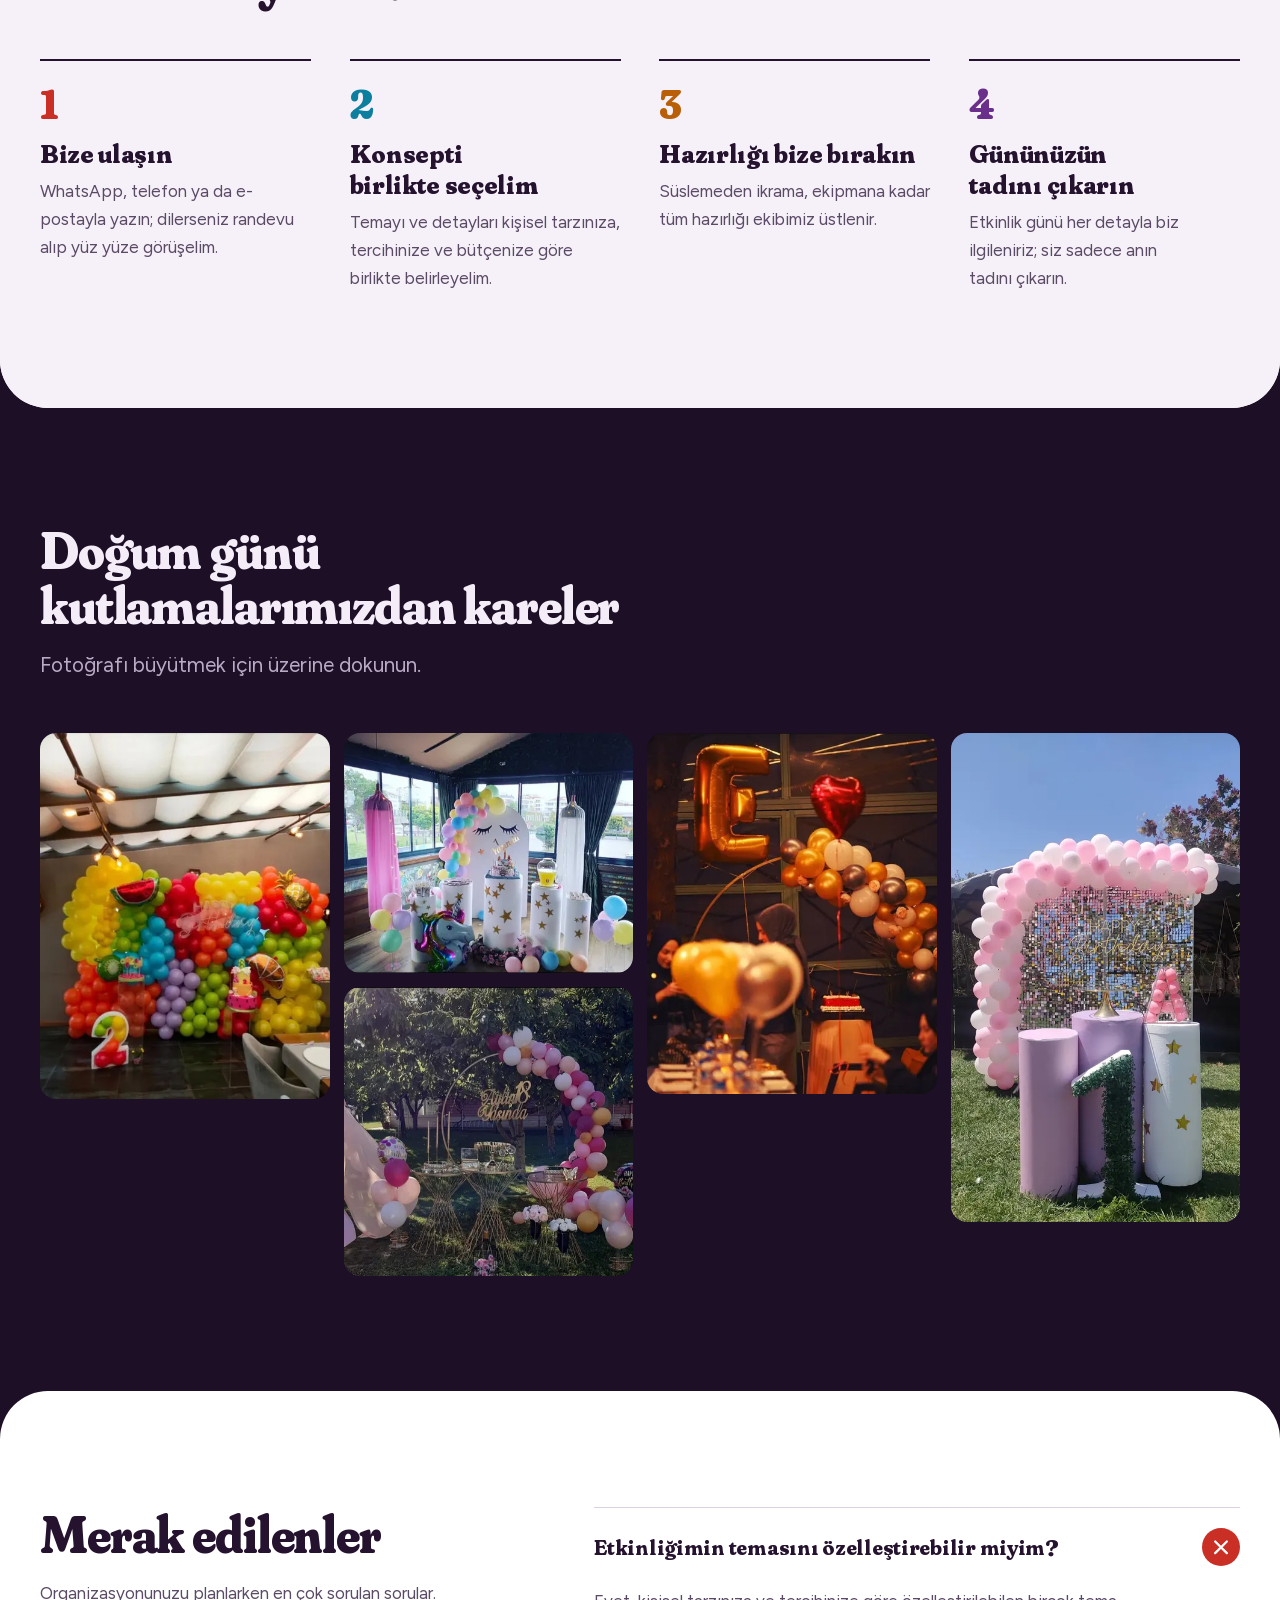
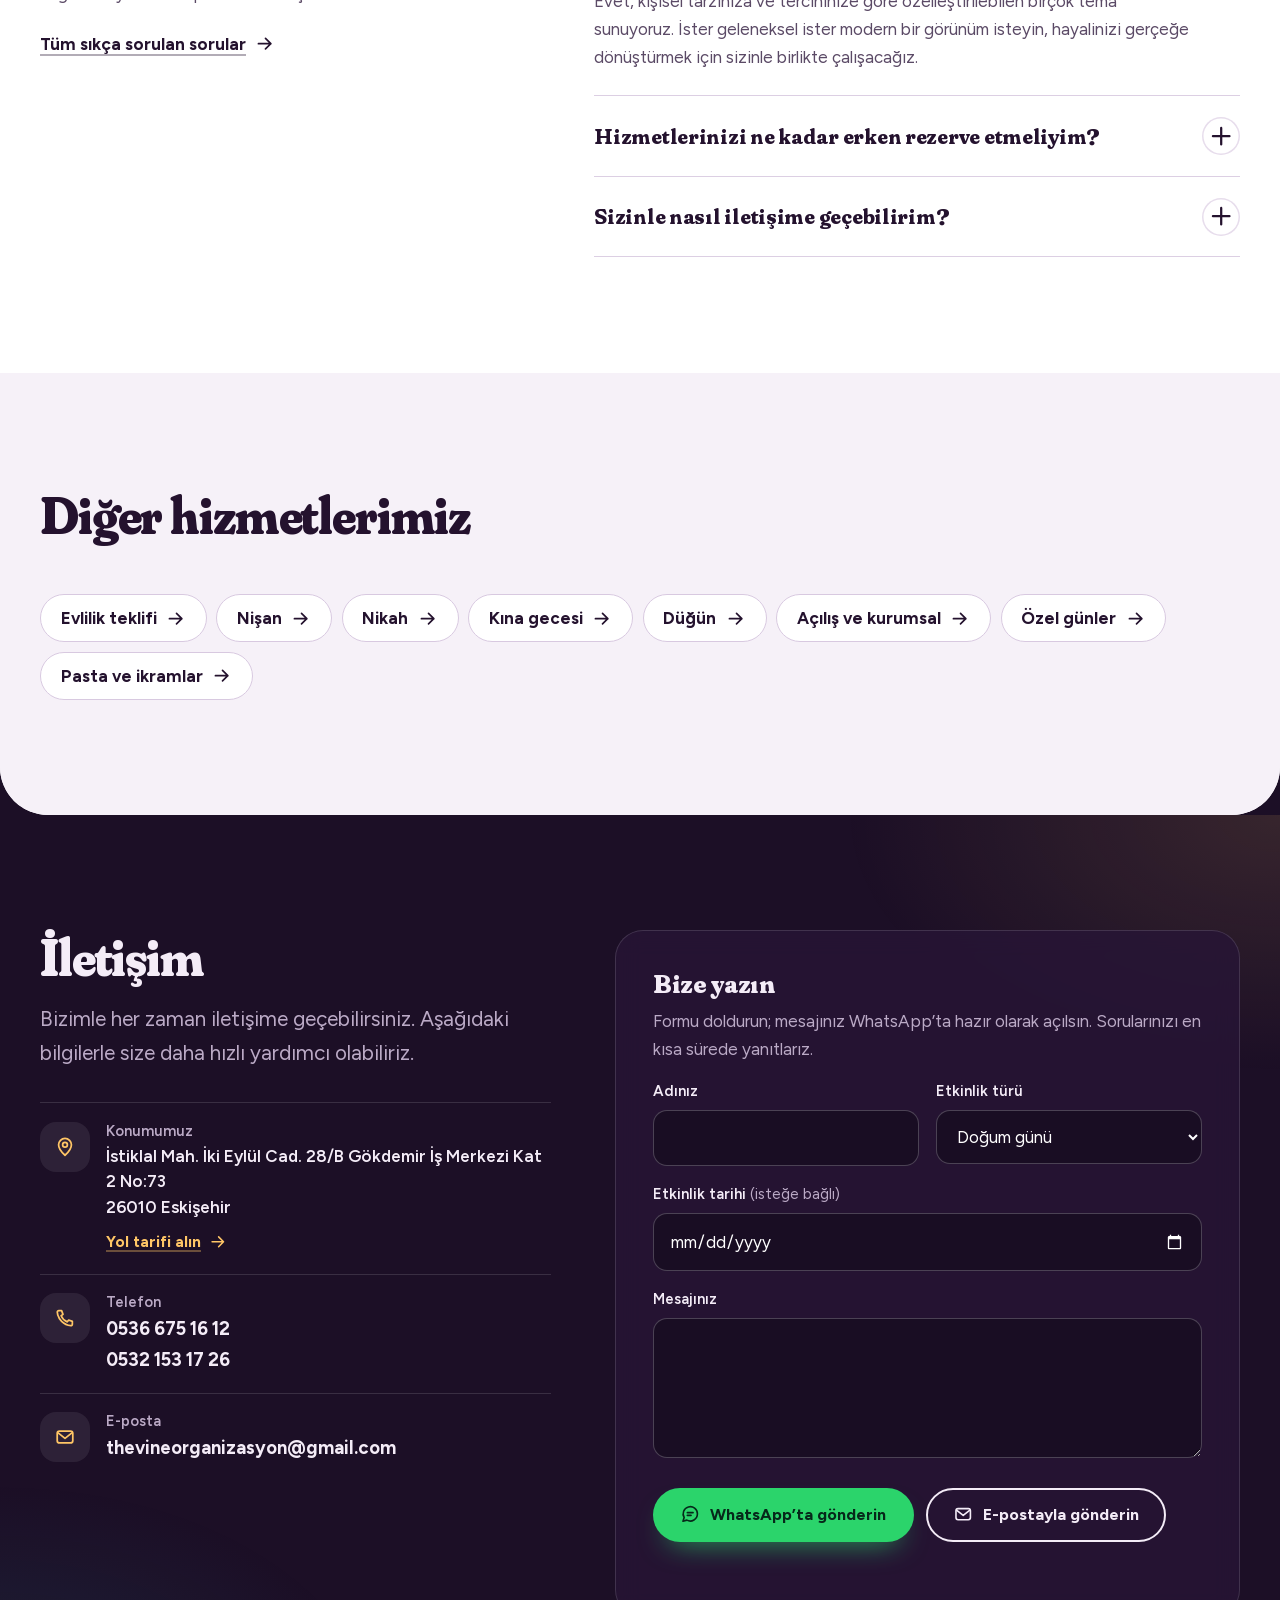
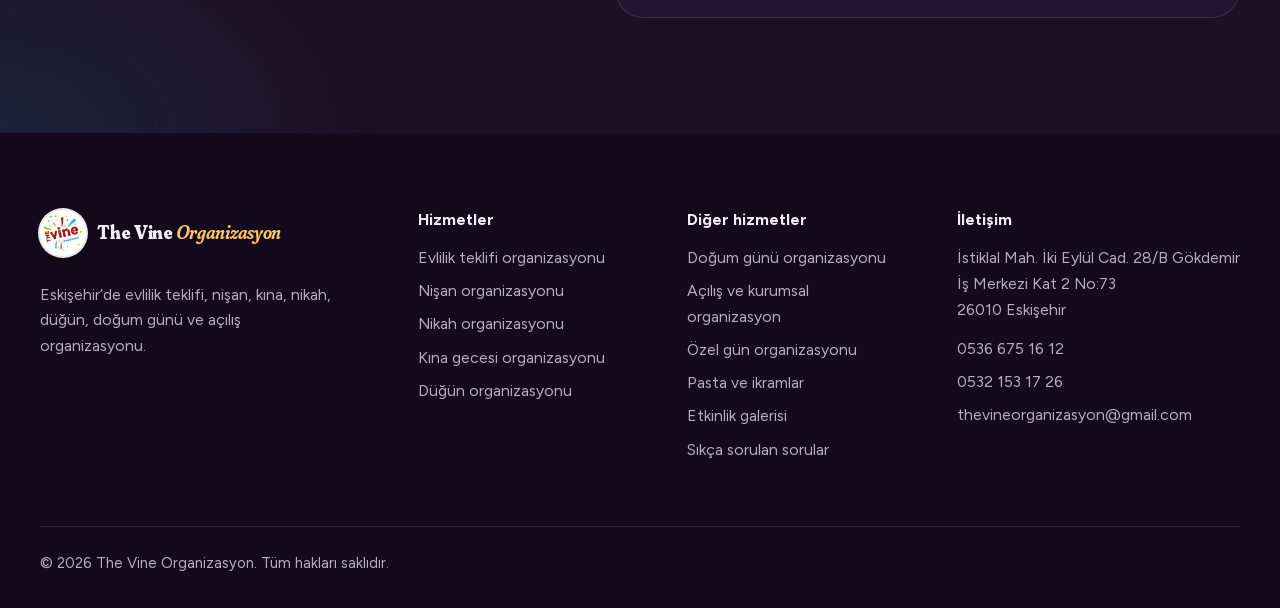
<file: eskisehir-dogum-gunu-organizasyonu.html>
<!doctype html>
<html lang="tr">
<head>
  <meta charset="utf-8">
  <meta name="viewport" content="width=device-width, initial-scale=1">
  <title>Eskişehir Doğum Günü Organizasyonu | The Vine</title>
  <meta name="description" content="Eskişehir doğum günü organizasyonu: her yaşa uygun konseptler, balon süsleme, özel pastalar ve sürprizler. Doğum günü kutlamanızı birlikte planlayalım.">
  <link rel="canonical" href="https://thevineorganizasyon.com.tr/eskisehir-dogum-gunu-organizasyonu.html">
  <meta name="robots" content="index, follow, max-image-preview:large, max-snippet:-1, max-video-preview:-1">
  <meta name="author" content="The Vine Organizasyon">
  <meta name="geo.region" content="TR-26">
  <meta name="geo.placename" content="Eskişehir">
  <meta name="geo.position" content="39.7736;30.5147">
  <meta name="ICBM" content="39.7736, 30.5147">
  <meta name="format-detection" content="telephone=no">
  <meta name="theme-color" content="#1c0f26">

  <meta property="og:type" content="website">
  <meta property="og:locale" content="tr_TR">
  <meta property="og:site_name" content="The Vine Organizasyon">
  <meta property="og:title" content="Eskişehir Doğum Günü Organizasyonu | The Vine">
  <meta property="og:description" content="Eskişehir doğum günü organizasyonu: her yaşa uygun konseptler, balon süsleme, özel pastalar ve sürprizler. Doğum günü kutlamanızı birlikte planlayalım.">
  <meta property="og:url" content="https://thevineorganizasyon.com.tr/eskisehir-dogum-gunu-organizasyonu.html">
  <meta property="og:image" content="https://thevineorganizasyon.com.tr/assets/img/og/eskisehir-dogum-gunu-organizasyonu.jpg">
  <meta property="og:image:width" content="1200">
  <meta property="og:image:height" content="630">
  <meta property="og:image:alt" content="Rengarenk balon duvarı ve meyve temalı doğum günü süslemesi">
  <meta name="twitter:card" content="summary_large_image">
  <meta name="twitter:title" content="Eskişehir Doğum Günü Organizasyonu | The Vine">
  <meta name="twitter:description" content="Eskişehir doğum günü organizasyonu: her yaşa uygun konseptler, balon süsleme, özel pastalar ve sürprizler. Doğum günü kutlamanızı birlikte planlayalım.">
  <meta name="twitter:image" content="https://thevineorganizasyon.com.tr/assets/img/og/eskisehir-dogum-gunu-organizasyonu.jpg">

  <link rel="icon" href="favicon.ico" sizes="any">
  <link rel="icon" type="image/png" sizes="32x32" href="favicon-32x32.png">
  <link rel="icon" type="image/png" sizes="96x96" href="favicon-96x96.png">
  <link rel="icon" type="image/png" sizes="192x192" href="android-icon-192x192.png">
  <link rel="apple-touch-icon" sizes="180x180" href="apple-icon-180x180.png">
  <link rel="manifest" href="manifest.json">
  <meta name="msapplication-TileColor" content="#1c0f26">
  <meta name="msapplication-TileImage" content="ms-icon-144x144.png">

  <link rel="preload" href="assets/fonts/fraunces-soft.woff2" as="font" type="font/woff2" crossorigin>
  <link rel="preload" href="assets/fonts/figtree.woff2" as="font" type="font/woff2" crossorigin>
  <link rel="stylesheet" href="assets/css/site.css">
  <noscript><style>.garland{display:none}</style></noscript>
  <script type="application/ld+json">{"@context":"https://schema.org","@graph":[{"@type":"LocalBusiness","@id":"https://thevineorganizasyon.com.tr/#isletme","name":"The Vine Organizasyon","url":"https://thevineorganizasyon.com.tr/","image":["https://thevineorganizasyon.com.tr/assets/img/og/the-vine-organizasyon-eskisehir.jpg","https://thevineorganizasyon.com.tr/assets/img/galeri/evlilik-teklifi-organizasyonu-eskisehir-01-1600.webp","https://thevineorganizasyon.com.tr/assets/img/galeri/nikah-organizasyonu-eskisehir-01-1067.webp"],"logo":"https://thevineorganizasyon.com.tr/android-icon-192x192.png","telephone":"+905366751612","email":"thevineorganizasyon@gmail.com","address":{"@type":"PostalAddress","streetAddress":"İstiklal Mah. İki Eylül Cad. 28/B Gökdemir İş Merkezi Kat 2 No:73","addressLocality":"Eskişehir","addressRegion":"Eskişehir","postalCode":"26010","addressCountry":"TR"},"geo":{"@type":"GeoCoordinates","latitude":39.7736,"longitude":30.5147},"hasMap":"https://www.google.com/maps/search/?api=1&query=The%20Vine%20Organizasyon%20Eski%C5%9Fehir&query_place_id=ChIJ27g5KmMXzBQR4dvRUMMFYt8","areaServed":{"@type":"City","name":"Eskişehir"}},{"@type":"WebSite","@id":"https://thevineorganizasyon.com.tr/#site","url":"https://thevineorganizasyon.com.tr/","name":"The Vine Organizasyon","inLanguage":"tr-TR","publisher":{"@id":"https://thevineorganizasyon.com.tr/#isletme"}},{"@type":"WebPage","@id":"https://thevineorganizasyon.com.tr/eskisehir-dogum-gunu-organizasyonu.html#sayfa","url":"https://thevineorganizasyon.com.tr/eskisehir-dogum-gunu-organizasyonu.html","name":"Eskişehir Doğum Günü Organizasyonu | The Vine","description":"Eskişehir doğum günü organizasyonu: her yaşa uygun konseptler, balon süsleme, özel pastalar ve sürprizler. Doğum günü kutlamanızı birlikte planlayalım.","inLanguage":"tr-TR","isPartOf":{"@id":"https://thevineorganizasyon.com.tr/#site"},"breadcrumb":{"@id":"https://thevineorganizasyon.com.tr/eskisehir-dogum-gunu-organizasyonu.html#yol"},"primaryImageOfPage":{"@type":"ImageObject","url":"https://thevineorganizasyon.com.tr/assets/img/og/eskisehir-dogum-gunu-organizasyonu.jpg"}},{"@type":"Service","@id":"https://thevineorganizasyon.com.tr/eskisehir-dogum-gunu-organizasyonu.html#hizmet","name":"Eskişehir doğum günü organizasyonu","serviceType":"Doğum günü organizasyonu","description":"Eskişehir doğum günü organizasyonu: her yaşa uygun konseptler, balon süsleme, özel pastalar ve sürprizler. Doğum günü kutlamanızı birlikte planlayalım.","url":"https://thevineorganizasyon.com.tr/eskisehir-dogum-gunu-organizasyonu.html","image":["https://thevineorganizasyon.com.tr/assets/img/galeri/dogum-gunu-organizasyonu-eskisehir-01-1170.webp","https://thevineorganizasyon.com.tr/assets/img/galeri/dogum-gunu-organizasyonu-eskisehir-02-720.webp","https://thevineorganizasyon.com.tr/assets/img/galeri/dogum-gunu-organizasyonu-eskisehir-03-720.webp"],"provider":{"@id":"https://thevineorganizasyon.com.tr/#isletme"},"areaServed":{"@type":"City","name":"Eskişehir"}},{"@type":"BreadcrumbList","@id":"https://thevineorganizasyon.com.tr/eskisehir-dogum-gunu-organizasyonu.html#yol","itemListElement":[{"@type":"ListItem","position":1,"name":"Ana sayfa","item":"https://thevineorganizasyon.com.tr/"},{"@type":"ListItem","position":2,"name":"Hizmetler","item":"https://thevineorganizasyon.com.tr/#hizmetler"},{"@type":"ListItem","position":3,"name":"Doğum günü","item":"https://thevineorganizasyon.com.tr/eskisehir-dogum-gunu-organizasyonu.html"}]}]}</script>
  <script src="assets/js/site.js" defer></script>
</head>
<body>
<a class="skip" href="#icerik">İçeriğe geç</a>

<svg width="0" height="0" style="position:absolute" aria-hidden="true" focusable="false">
  <symbol id="i-chat" viewBox="0 0 24 24"><path d="M20.5 11.6a8.4 8.4 0 0 1-12.4 7.4L3.5 20.3l1.4-4.4a8.4 8.4 0 1 1 15.6-4.3Z"/><path d="M8.6 10.2h6.8M8.6 13.4h4.4"/></symbol>
  <symbol id="i-phone" viewBox="0 0 24 24"><path d="M5.2 4h3.1l1.5 4-2 1.5a12.2 12.2 0 0 0 6.7 6.7l1.5-2 4 1.5v3.1a1.6 1.6 0 0 1-1.7 1.6A16.4 16.4 0 0 1 3.6 5.7 1.6 1.6 0 0 1 5.2 4Z"/></symbol>
  <symbol id="i-mail" viewBox="0 0 24 24"><rect x="3.5" y="5.5" width="17" height="13" rx="2.5"/><path d="m4.5 7.5 7.5 6 7.5-6"/></symbol>
  <symbol id="i-pin" viewBox="0 0 24 24"><path d="M12 21s7-6 7-11.4A7 7 0 0 0 5 9.6C5 15 12 21 12 21Z"/><circle cx="12" cy="9.6" r="2.6"/></symbol>
  <symbol id="i-arrow" viewBox="0 0 24 24"><path d="M5 12h14M13 6l6 6-6 6"/></symbol>
  <symbol id="i-play" viewBox="0 0 24 24"><path d="M8 5.2v13.6a.8.8 0 0 0 1.2.7l11-6.8a.8.8 0 0 0 0-1.4l-11-6.8a.8.8 0 0 0-1.2.7Z"/></symbol>
  <symbol id="i-plus" viewBox="0 0 24 24"><path d="M12 5v14M5 12h14"/></symbol>
  <symbol id="i-check" viewBox="0 0 24 24"><path d="m5 12.6 4.4 4.4L19 7.4"/></symbol>
  <symbol id="i-star" viewBox="0 0 24 24"><path d="m12 2.9 2.7 5.8 6.4.8-4.7 4.4 1.2 6.3L12 17.1l-5.6 3.1 1.2-6.3-4.7-4.4 6.4-.8L12 2.9Z"/></symbol>
  <symbol id="i-map" viewBox="0 0 24 24"><path d="m9 19.5-5-2V5l5 2 6-2 5 2v12.5l-5-2-6 2ZM9 7v12.5M15 5v12.5"/></symbol>
  <symbol id="c-1" viewBox="0 0 40 40"><circle cx="20" cy="20" r="11.5" fill="none" stroke="currentColor" stroke-width="7"/></symbol>
  <symbol id="c-2" viewBox="0 0 40 40"><path d="M20 6 35 32H5Z" fill="currentColor" stroke="currentColor" stroke-width="4" stroke-linejoin="round"/></symbol>
  <symbol id="c-3" viewBox="0 0 40 40"><path d="M4 25c4-13 9-13 13-1s9 12 13-1 5-9 7-9" fill="none" stroke="currentColor" stroke-width="6" stroke-linecap="round"/></symbol>
  <symbol id="c-4" viewBox="0 0 40 40"><path d="M20 2c2 11 7 16 18 18-11 2-16 7-18 18-2-11-7-16-18-18 11-2 16-7 18-18Z" fill="currentColor"/></symbol>
  <symbol id="c-5" viewBox="0 0 40 40"><rect x="10" y="5" width="20" height="30" rx="5" transform="rotate(18 20 20)" fill="currentColor"/></symbol>
  <symbol id="c-6" viewBox="0 0 40 40"><path d="M3 27a17 17 0 0 1 34 0Z" fill="currentColor" stroke="currentColor" stroke-width="3" stroke-linejoin="round"/></symbol>
</svg>

<canvas id="sahne-arka" class="stage stage--back" aria-hidden="true"></canvas>

<header class="site-header">
  <div class="wrap site-header__in">
    <a class="brand" href="./" aria-label="The Vine Organizasyon ana sayfa">
      <img class="brand__logo" src="assets/img/logo-the-vine-organizasyon.jpg" width="46" height="46" alt="">
      <span class="brand__name">The Vine <em>Organizasyon</em></span>
    </a>
    <nav class="nav" id="menu" aria-label="Ana menü">
      <ul>
        <li style="--i:0"><a href="./#hizmetler">Hizmetler</a></li>
        <li style="--i:1"><a href="#galeri">Galeri</a></li>
        <li style="--i:2"><a href="./#hakkimizda">Hakkımızda</a></li>
        <li style="--i:3"><a href="./#yorumlar">Yorumlar</a></li>
        <li style="--i:4"><a href="#sss">SSS</a></li>
        <li style="--i:5"><a href="#iletisim">İletişim</a></li>
      </ul>
      <div class="nav__extra">
        <a class="btn btn--wa" href="https://wa.me/905321531726?text=Merhaba%2C%20organizasyon%20i%C3%A7in%20bilgi%20almak%20istiyorum." target="_blank" rel="noopener"><svg class="ikon" viewBox="0 0 24 24" aria-hidden="true" focusable="false"><use href="#i-chat"/></svg> WhatsApp’tan yazın</a>
        <a class="btn btn--ghost" href="tel:+905366751612"><svg class="ikon" viewBox="0 0 24 24" aria-hidden="true" focusable="false"><use href="#i-phone"/></svg> 0536 675 16 12</a>
      </div>
    </nav>
    <a class="btn btn--primary btn--sm header-cta" href="#iletisim">Teklif alın</a>
    <button class="nav-toggle" type="button" aria-expanded="false" aria-controls="menu" aria-label="Menüyü aç"><span></span></button>
  </div>
</header>

<main id="icerik">
<section class="page-hero" data-stage>
  <div class="garland" data-garland>
    <svg class="garland__wire" aria-hidden="true" focusable="false"></svg>
    <span class="hanger" data-x="0.705" data-xs="0.3" style="--k:0.45; --n:0; --dur:6.4s; --delay:-1.1s; --pin:var(--kirmizi)">
      <span class="hanger__body">
        <span class="hanger__pin" aria-hidden="true"></span>
        <img src="assets/img/galeri/dogum-gunu-organizasyonu-eskisehir-01-480.webp" srcset="assets/img/galeri/dogum-gunu-organizasyonu-eskisehir-01-320.webp 320w, assets/img/galeri/dogum-gunu-organizasyonu-eskisehir-01-480.webp 480w" sizes="(min-width: 1000px) 14vw, (min-width: 620px) 21vw, 27vw" width="480" height="606" alt="Rengarenk balon duvarı ve meyve temalı doğum günü süslemesi" fetchpriority="high" decoding="async">
      </span>
    </span>
    <span class="hanger" data-x="0.895" data-xs="0.7" style="--k:0.95; --n:1; --dur:7.6s; --delay:-3.3s; --pin:var(--turkuaz)">
      <span class="hanger__body">
        <span class="hanger__pin" aria-hidden="true"></span>
        <img src="assets/img/galeri/dogum-gunu-organizasyonu-eskisehir-05-480.webp" srcset="assets/img/galeri/dogum-gunu-organizasyonu-eskisehir-05-320.webp 320w, assets/img/galeri/dogum-gunu-organizasyonu-eskisehir-05-480.webp 480w" sizes="(min-width: 1000px) 14vw, (min-width: 620px) 21vw, 27vw" width="480" height="811" alt="Pembe balon kemeri ve rakamlı sütunlarla 1 yaş doğum günü konsepti" decoding="async">
      </span>
    </span>
  </div>
  <div class="wrap page-hero__in">
    <div>
      <nav class="crumbs" aria-label="Sayfa yolu">
        <ol>
          <li><a href="./">Ana sayfa</a></li>
          <li><a href="./#hizmetler">Hizmetler</a></li>
          <li aria-current="page">Doğum günü</li>
        </ol>
      </nav>
      <h1>Eskişehir doğum günü organizasyonu</h1>
      <p class="lead">Sevdiklerinize özel bir doğum günü kutlaması hazırlıyoruz. Her yaşa uygun temalar ve sürprizlerle dolu bir gün için hazırız.</p>
      <div class="hero__actions">
        <a class="btn btn--primary" href="https://wa.me/905321531726?text=Merhaba%2C%20do%C4%9Fum%20g%C3%BCn%C3%BC%20organizasyonu%20hakk%C4%B1nda%20bilgi%20almak%20istiyorum." target="_blank" rel="noopener" data-burst><svg class="ikon" viewBox="0 0 24 24" aria-hidden="true" focusable="false"><use href="#i-chat"/></svg> WhatsApp’tan teklif alın</a>
        <a class="btn btn--ghost" href="tel:+905366751612"><svg class="ikon" viewBox="0 0 24 24" aria-hidden="true" focusable="false"><use href="#i-phone"/></svg> 0536 675 16 12</a>
      </div>
    </div>
  </div>
</section>

<div class="sheet">
  <section class="section">
    <div class="wrap prose-grid">
      <article class="prose">
        <h2 class="reveal">Doğum gününüz için neler yapıyoruz?</h2>
        <dl class="deflist">
          <div class="reveal" style="--d:0; --c:var(--kirmizi)">
            <svg viewBox="0 0 40 40" aria-hidden="true"><use href="#c-4"/></svg>
            <dt>Her yaşa uygun konseptler</dt>
            <dd>Farklı yaş gruplarına özel konseptler hazırlıyoruz.</dd>
          </div>
          <div class="reveal" style="--d:1; --c:var(--turkuaz-k)">
            <svg viewBox="0 0 40 40" aria-hidden="true"><use href="#c-1"/></svg>
            <dt>Özel ikramlar ve pastalar</dt>
            <dd>Pastanızı ve ikramlarınızı istediğiniz gibi, size özel hazırlıyoruz.</dd>
          </div>
          <div class="reveal" style="--d:2; --c:var(--turuncu-k)">
            <svg viewBox="0 0 40 40" aria-hidden="true"><use href="#c-2"/></svg>
            <dt>Sürprizler ve aktiviteler</dt>
            <dd>Doğum günü sürprizleri ve eğlenceli aktivitelerle kutlamayı hareketlendiriyoruz.</dd>
          </div>
        </dl>
        <h2 class="reveal">Balonlar, temalar, renkler</h2>
        <p class="reveal">Galeride balon duvarları, balon kemerleri ve temalı doğum günü masalarından örnekler bulabilirsiniz.</p>
        <p class="reveal">Temayı kişisel tarzınıza ve tercihinize göre birlikte belirliyoruz.</p>
      </article>
      <aside class="aside-card reveal" aria-label="Hızlı iletişim">
        <h2>Tarihinizi konuşalım</h2>
        <p>Aklınızdakileri yazın; size uygun seçenekleri birlikte belirleyelim.</p>
        <a class="btn btn--wa" href="https://wa.me/905321531726?text=Merhaba%2C%20do%C4%9Fum%20g%C3%BCn%C3%BC%20organizasyonu%20hakk%C4%B1nda%20bilgi%20almak%20istiyorum." target="_blank" rel="noopener" data-burst><svg class="ikon" viewBox="0 0 24 24" aria-hidden="true" focusable="false"><use href="#i-chat"/></svg> WhatsApp’tan yazın</a>
        <a class="btn btn--ghost" href="tel:+905366751612"><svg class="ikon" viewBox="0 0 24 24" aria-hidden="true" focusable="false"><use href="#i-phone"/></svg> 0536 675 16 12</a>
        <small>En az 1 hafta önceden rezervasyon öneriyoruz. Takvimimize bağlı olarak son dakika taleplerini de kabul edebiliriz.</small>
      </aside>
    </div>
  </section>

  <section class="section section--lila">
    <div class="wrap">
      <header class="section-head">
        <h2 class="reveal">Nasıl ilerliyoruz?</h2>
      </header>
      <ol class="steps">
        <li class="reveal" style="--d:0; --c:var(--kirmizi)">
          <h3>Bize ulaşın</h3>
          <p>WhatsApp, telefon ya da e-postayla yazın; dilerseniz randevu alıp yüz yüze görüşelim.</p>
        </li>
        <li class="reveal" style="--d:1; --c:var(--turkuaz-k)">
          <h3>Konsepti birlikte seçelim</h3>
          <p>Temayı ve detayları kişisel tarzınıza, tercihinize ve bütçenize göre birlikte belirleyelim.</p>
        </li>
        <li class="reveal" style="--d:2; --c:var(--turuncu-k)">
          <h3>Hazırlığı bize bırakın</h3>
          <p>Süslemeden ikrama, ekipmana kadar tüm hazırlığı ekibimiz üstlenir.</p>
        </li>
        <li class="reveal" style="--d:3; --c:var(--mor-k)">
          <h3>Gününüzün tadını çıkarın</h3>
          <p>Etkinlik günü her detayla biz ilgileniriz; siz sadece anın tadını çıkarın.</p>
        </li>
      </ol>
    </div>
  </section>
</div>

<section class="section gallery" id="galeri" data-stage>
  <div class="wrap">
    <header class="section-head">
      <h2 class="reveal">Doğum günü kutlamalarımızdan kareler</h2>
      <p class="reveal" style="--d:1">Fotoğrafı büyütmek için üzerine dokunun.</p>
    </header>
    <div class="shots" data-gallery>
      <a class="shot" href="assets/img/galeri/dogum-gunu-organizasyonu-eskisehir-01-1170.webp" data-cat="dogum"><img src="assets/img/galeri/dogum-gunu-organizasyonu-eskisehir-01-800.webp" srcset="assets/img/galeri/dogum-gunu-organizasyonu-eskisehir-01-480.webp 480w, assets/img/galeri/dogum-gunu-organizasyonu-eskisehir-01-800.webp 800w" sizes="(min-width: 1100px) 290px, (min-width: 641px) 31vw, 46vw" width="800" height="1010" alt="Rengarenk balon duvarı ve meyve temalı doğum günü süslemesi" loading="lazy" decoding="async"><span class="shot__cap">Doğum günü</span></a>
      <a class="shot" href="assets/img/galeri/dogum-gunu-organizasyonu-eskisehir-02-720.webp" data-cat="dogum"><img src="assets/img/galeri/dogum-gunu-organizasyonu-eskisehir-02-720.webp" srcset="assets/img/galeri/dogum-gunu-organizasyonu-eskisehir-02-480.webp 480w, assets/img/galeri/dogum-gunu-organizasyonu-eskisehir-02-720.webp 720w" sizes="(min-width: 1100px) 290px, (min-width: 641px) 31vw, 46vw" width="720" height="595" alt="Unicorn temalı, pastel balonlu doğum günü masası" loading="lazy" decoding="async"><span class="shot__cap">Doğum günü</span></a>
      <a class="shot" href="assets/img/galeri/dogum-gunu-organizasyonu-eskisehir-03-720.webp" data-cat="dogum"><img src="assets/img/galeri/dogum-gunu-organizasyonu-eskisehir-03-720.webp" srcset="assets/img/galeri/dogum-gunu-organizasyonu-eskisehir-03-480.webp 480w, assets/img/galeri/dogum-gunu-organizasyonu-eskisehir-03-720.webp 720w" sizes="(min-width: 1100px) 290px, (min-width: 641px) 31vw, 46vw" width="720" height="720" alt="Bahçede balon kemeri ve altın çemberle doğum günü süslemesi" loading="lazy" decoding="async"><span class="shot__cap">Doğum günü</span></a>
      <a class="shot" href="assets/img/galeri/dogum-gunu-organizasyonu-eskisehir-04-720.webp" data-cat="dogum"><img src="assets/img/galeri/dogum-gunu-organizasyonu-eskisehir-04-720.webp" srcset="assets/img/galeri/dogum-gunu-organizasyonu-eskisehir-04-480.webp 480w, assets/img/galeri/dogum-gunu-organizasyonu-eskisehir-04-720.webp 720w" sizes="(min-width: 1100px) 290px, (min-width: 641px) 31vw, 46vw" width="720" height="898" alt="Altın ve bakır tonlarında balonlarla sürpriz doğum günü kutlaması" loading="lazy" decoding="async"><span class="shot__cap">Doğum günü</span></a>
      <a class="shot" href="assets/img/galeri/dogum-gunu-organizasyonu-eskisehir-05-947.webp" data-cat="dogum"><img src="assets/img/galeri/dogum-gunu-organizasyonu-eskisehir-05-800.webp" srcset="assets/img/galeri/dogum-gunu-organizasyonu-eskisehir-05-480.webp 480w, assets/img/galeri/dogum-gunu-organizasyonu-eskisehir-05-800.webp 800w" sizes="(min-width: 1100px) 290px, (min-width: 641px) 31vw, 46vw" width="800" height="1351" alt="Pembe balon kemeri ve rakamlı sütunlarla 1 yaş doğum günü konsepti" loading="lazy" decoding="async"><span class="shot__cap">Doğum günü</span></a>
    </div>
  </div>
</section>

<div class="sheet">
  <section class="section faq" id="sss">
    <div class="wrap faq__grid">
      <div class="faq__intro">
        <h2 class="reveal">Merak edilenler</h2>
        <p class="reveal" style="--d:1">Organizasyonunuzu planlarken en çok sorulan sorular.</p>
        <a class="link reveal" style="--d:2" href="./#sss">Tüm sıkça sorulan sorular <svg class="ikon" viewBox="0 0 24 24" aria-hidden="true" focusable="false"><use href="#i-arrow"/></svg></a>
      </div>
      <div class="faq-list">
        <details class="reveal" style="--d:0" name="sss" open>
          <summary><h3 style="font:inherit;letter-spacing:inherit">Etkinliğimin temasını özelleştirebilir miyim?</h3><span class="arti" aria-hidden="true"><svg class="ikon" viewBox="0 0 24 24" aria-hidden="true" focusable="false"><use href="#i-plus"/></svg></span></summary>
          <p class="cevap">Evet, kişisel tarzınıza ve tercihinize göre özelleştirilebilen birçok tema sunuyoruz. İster geleneksel ister modern bir görünüm isteyin, hayalinizi gerçeğe dönüştürmek için sizinle birlikte çalışacağız.</p>
        </details>
        <details class="reveal" style="--d:1" name="sss">
          <summary><h3 style="font:inherit;letter-spacing:inherit">Hizmetlerinizi ne kadar erken rezerve etmeliyim?</h3><span class="arti" aria-hidden="true"><svg class="ikon" viewBox="0 0 24 24" aria-hidden="true" focusable="false"><use href="#i-plus"/></svg></span></summary>
          <p class="cevap">En az 1 hafta önceden rezervasyon yapmanızı öneririz. Böylece detaylı planlama için yeterli zamanımız olur. Ancak takvimimize bağlı olarak son dakika rezervasyonlarını da kabul edebiliriz.</p>
        </details>
        <details class="reveal" style="--d:2" name="sss">
          <summary><h3 style="font:inherit;letter-spacing:inherit">Sizinle nasıl iletişime geçebilirim?</h3><span class="arti" aria-hidden="true"><svg class="ikon" viewBox="0 0 24 24" aria-hidden="true" focusable="false"><use href="#i-plus"/></svg></span></summary>
          <p class="cevap">Bize telefon, e-posta veya web sitemizdeki iletişim formu aracılığıyla ulaşabilirsiniz. Ayrıca randevu ile görüşme imkanı sunuyoruz ve tüm sorularınızı yanıtlamaktan memnuniyet duyarız.</p>
        </details>
      </div>
    </div>
  </section>

  <section class="section section--lila">
    <div class="wrap">
      <header class="section-head">
        <h2 class="reveal">Diğer hizmetlerimiz</h2>
      </header>
      <ul class="others reveal">
        <li><a href="eskisehir-evlilik-teklifi-organizasyonu.html">Evlilik teklifi <svg class="ikon" viewBox="0 0 24 24" aria-hidden="true" focusable="false"><use href="#i-arrow"/></svg></a></li>
        <li><a href="eskisehir-nisan-organizasyonu.html">Nişan <svg class="ikon" viewBox="0 0 24 24" aria-hidden="true" focusable="false"><use href="#i-arrow"/></svg></a></li>
        <li><a href="eskisehir-nikah-organizasyonu.html">Nikah <svg class="ikon" viewBox="0 0 24 24" aria-hidden="true" focusable="false"><use href="#i-arrow"/></svg></a></li>
        <li><a href="eskisehir-kina-organizasyonu.html">Kına gecesi <svg class="ikon" viewBox="0 0 24 24" aria-hidden="true" focusable="false"><use href="#i-arrow"/></svg></a></li>
        <li><a href="eskisehir-dugun-organizasyonu.html">Düğün <svg class="ikon" viewBox="0 0 24 24" aria-hidden="true" focusable="false"><use href="#i-arrow"/></svg></a></li>
        <li><a href="eskisehir-acilis-organizasyonu.html">Açılış ve kurumsal <svg class="ikon" viewBox="0 0 24 24" aria-hidden="true" focusable="false"><use href="#i-arrow"/></svg></a></li>
        <li><a href="eskisehir-ozel-gun-organizasyonu.html">Özel günler <svg class="ikon" viewBox="0 0 24 24" aria-hidden="true" focusable="false"><use href="#i-arrow"/></svg></a></li>
        <li><a href="eskisehir-pasta-ve-ikram.html">Pasta ve ikramlar <svg class="ikon" viewBox="0 0 24 24" aria-hidden="true" focusable="false"><use href="#i-arrow"/></svg></a></li>
      </ul>
    </div>
  </section>
</div>

<section class="section contact" id="iletisim" data-stage>
  <div class="wrap contact__grid">
    <div class="contact__info">
      <h2 class="reveal">İletişim</h2>
      <p class="reveal" style="--d:1">Bizimle her zaman iletişime geçebilirsiniz. Aşağıdaki bilgilerle size daha hızlı yardımcı olabiliriz.</p>
      <ul class="contact-list">
        <li class="reveal" style="--d:2">
          <span class="kutu"><svg class="ikon" viewBox="0 0 24 24" aria-hidden="true" focusable="false"><use href="#i-pin"/></svg></span>
          <div>
            <h3>Konumumuz</h3>
            <address>İstiklal Mah. İki Eylül Cad. 28/B Gökdemir İş Merkezi Kat 2 No:73<br>26010 Eskişehir</address>
            <a class="link" href="https://www.google.com/maps/dir/?api=1&amp;destination=The%20Vine%20Organizasyon%20Eski%C5%9Fehir&amp;destination_place_id=ChIJ27g5KmMXzBQR4dvRUMMFYt8" target="_blank" rel="noopener">Yol tarifi alın <svg class="ikon" viewBox="0 0 24 24" aria-hidden="true" focusable="false"><use href="#i-arrow"/></svg></a>
          </div>
        </li>
        <li class="reveal" style="--d:3">
          <span class="kutu"><svg class="ikon" viewBox="0 0 24 24" aria-hidden="true" focusable="false"><use href="#i-phone"/></svg></span>
          <div>
            <h3>Telefon</h3>
            <p><a href="tel:+905366751612">0536 675 16 12</a></p>
            <p><a href="tel:+905321531726">0532 153 17 26</a></p>
          </div>
        </li>
        <li class="reveal" style="--d:4">
          <span class="kutu"><svg class="ikon" viewBox="0 0 24 24" aria-hidden="true" focusable="false"><use href="#i-mail"/></svg></span>
          <div>
            <h3>E-posta</h3>
            <p><a href="mailto:thevineorganizasyon@gmail.com">thevineorganizasyon@gmail.com</a></p>
          </div>
        </li>
      </ul>
    </div>

    <form class="form reveal" style="--d:2" action="https://wa.me/905321531726" method="get" target="_blank" data-wa-form="905321531726">
      <div class="form__head">
        <h3>Bize yazın</h3>
        <p>Formu doldurun; mesajınız WhatsApp’ta hazır olarak açılsın. Sorularınızı en kısa sürede yanıtlarız.</p>
      </div>
      <div class="field">
        <label for="f-ad">Adınız</label>
        <input id="f-ad" name="ad" type="text" autocomplete="name" required>
      </div>
      <div class="field">
        <label for="f-tur">Etkinlik türü</label>
        <select id="f-tur" name="etkinlik">
          <option value="">Seçin</option>
          <option>Evlilik teklifi</option>
          <option>Nişan</option>
          <option>Nikah</option>
          <option>Kına gecesi</option>
          <option>Düğün</option>
          <option selected>Doğum günü</option>
          <option>Açılış / kurumsal etkinlik</option>
          <option>Özel gün</option>
          <option>Pasta ve ikram</option>
          <option>Diğer</option>
        </select>
      </div>
      <div class="field field--full">
        <label for="f-tarih">Etkinlik tarihi <span>(isteğe bağlı)</span></label>
        <input id="f-tarih" name="tarih" type="date">
      </div>
      <div class="field field--full">
        <label for="f-mesaj">Mesajınız</label>
        <textarea id="f-mesaj" name="text" rows="4" required></textarea>
      </div>
      <div class="form__actions">
        <button class="btn btn--wa" type="submit"><svg class="ikon" viewBox="0 0 24 24" aria-hidden="true" focusable="false"><use href="#i-chat"/></svg> WhatsApp’ta gönderin</button>
        <button class="btn btn--ghost" type="button" data-mail="thevineorganizasyon@gmail.com"><svg class="ikon" viewBox="0 0 24 24" aria-hidden="true" focusable="false"><use href="#i-mail"/></svg> E-postayla gönderin</button>
      </div>
      <p class="form__note" role="status" aria-live="polite"></p>
    </form>
  </div>
</section></main>

<footer class="site-footer">
  <div class="wrap">
    <div class="site-footer__grid">
      <div>
        <a class="brand" href="./" aria-label="The Vine Organizasyon ana sayfa">
          <img class="brand__logo" src="assets/img/logo-the-vine-organizasyon.jpg" width="46" height="46" alt="" loading="lazy">
          <span class="brand__name">The Vine <em>Organizasyon</em></span>
        </a>
        <p class="site-footer__about">Eskişehir’de evlilik teklifi, nişan, kına, nikah, düğün, doğum günü ve açılış organizasyonu.</p>
      </div>
      <nav aria-label="Hizmetler">
        <h2>Hizmetler</h2>
        <ul>
          <li><a href="eskisehir-evlilik-teklifi-organizasyonu.html">Evlilik teklifi organizasyonu</a></li>
          <li><a href="eskisehir-nisan-organizasyonu.html">Nişan organizasyonu</a></li>
          <li><a href="eskisehir-nikah-organizasyonu.html">Nikah organizasyonu</a></li>
          <li><a href="eskisehir-kina-organizasyonu.html">Kına gecesi organizasyonu</a></li>
          <li><a href="eskisehir-dugun-organizasyonu.html">Düğün organizasyonu</a></li>
        </ul>
      </nav>
      <nav aria-label="Diğer hizmetler">
        <h2>Diğer hizmetler</h2>
        <ul>
          <li><a href="eskisehir-dogum-gunu-organizasyonu.html">Doğum günü organizasyonu</a></li>
          <li><a href="eskisehir-acilis-organizasyonu.html">Açılış ve kurumsal organizasyon</a></li>
          <li><a href="eskisehir-ozel-gun-organizasyonu.html">Özel gün organizasyonu</a></li>
          <li><a href="eskisehir-pasta-ve-ikram.html">Pasta ve ikramlar</a></li>
          <li><a href="#galeri">Etkinlik galerisi</a></li>
          <li><a href="#sss">Sıkça sorulan sorular</a></li>
        </ul>
      </nav>
      <div>
        <h2>İletişim</h2>
        <address>İstiklal Mah. İki Eylül Cad. 28/B Gökdemir İş Merkezi Kat 2 No:73<br>26010 Eskişehir</address>
        <ul style="margin-top:.8rem">
          <li><a href="tel:+905366751612">0536 675 16 12</a></li>
          <li><a href="tel:+905321531726">0532 153 17 26</a></li>
          <li><a href="mailto:thevineorganizasyon@gmail.com">thevineorganizasyon@gmail.com</a></li>
        </ul>
      </div>
    </div>
    <p class="site-footer__bottom">© <span data-year>2026</span> The Vine Organizasyon. Tüm hakları saklıdır.</p>
  </div>
</footer>

<div class="quick">
  <a class="btn quick__call" href="tel:+905366751612"><svg class="ikon" viewBox="0 0 24 24" aria-hidden="true" focusable="false"><use href="#i-phone"/></svg> Hemen arayın</a>
  <a class="btn btn--wa" href="https://wa.me/905321531726?text=Merhaba%2C%20do%C4%9Fum%20g%C3%BCn%C3%BC%20organizasyonu%20hakk%C4%B1nda%20bilgi%20almak%20istiyorum." target="_blank" rel="noopener"><svg class="ikon" viewBox="0 0 24 24" aria-hidden="true" focusable="false"><use href="#i-chat"/></svg> <span>WhatsApp<span class="quick__more">’tan yazın</span></span></a>
</div>

<canvas id="sahne-on" class="stage stage--front" aria-hidden="true"></canvas>
</body>
</html>
</file>
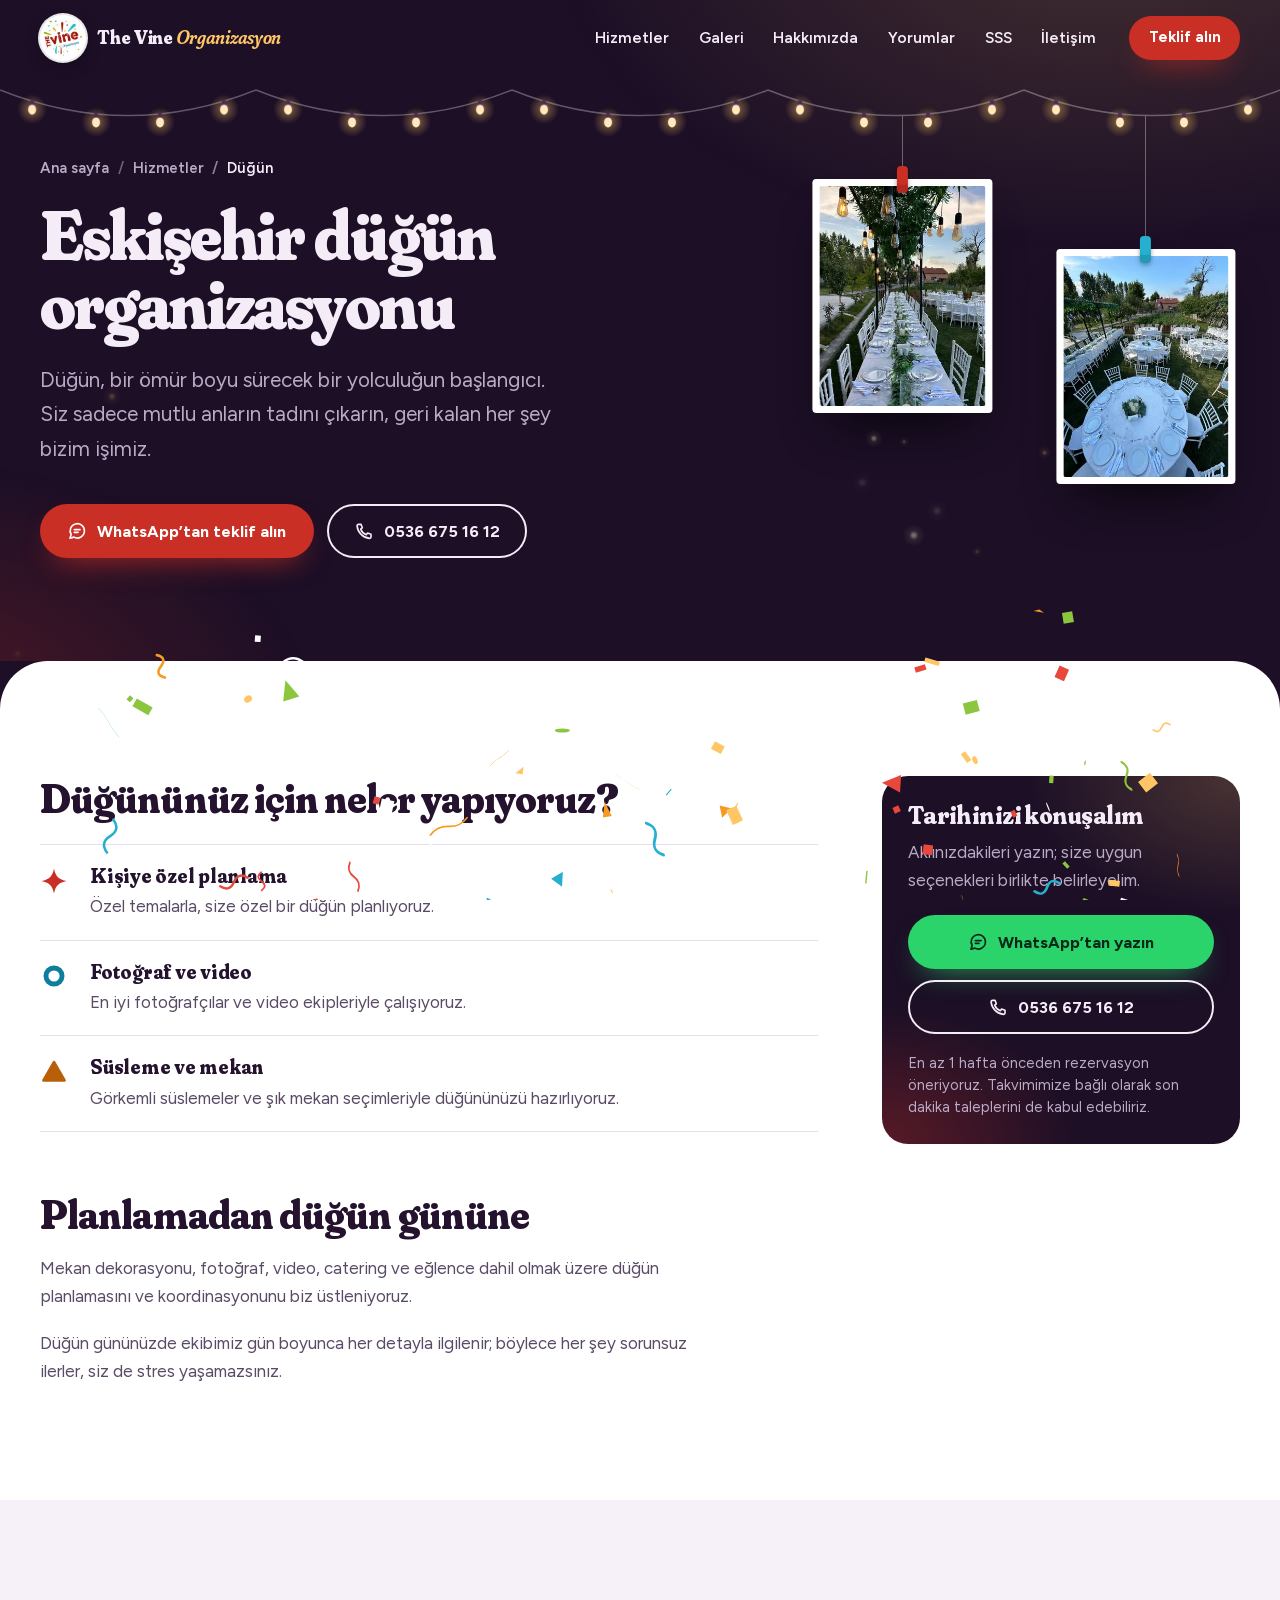
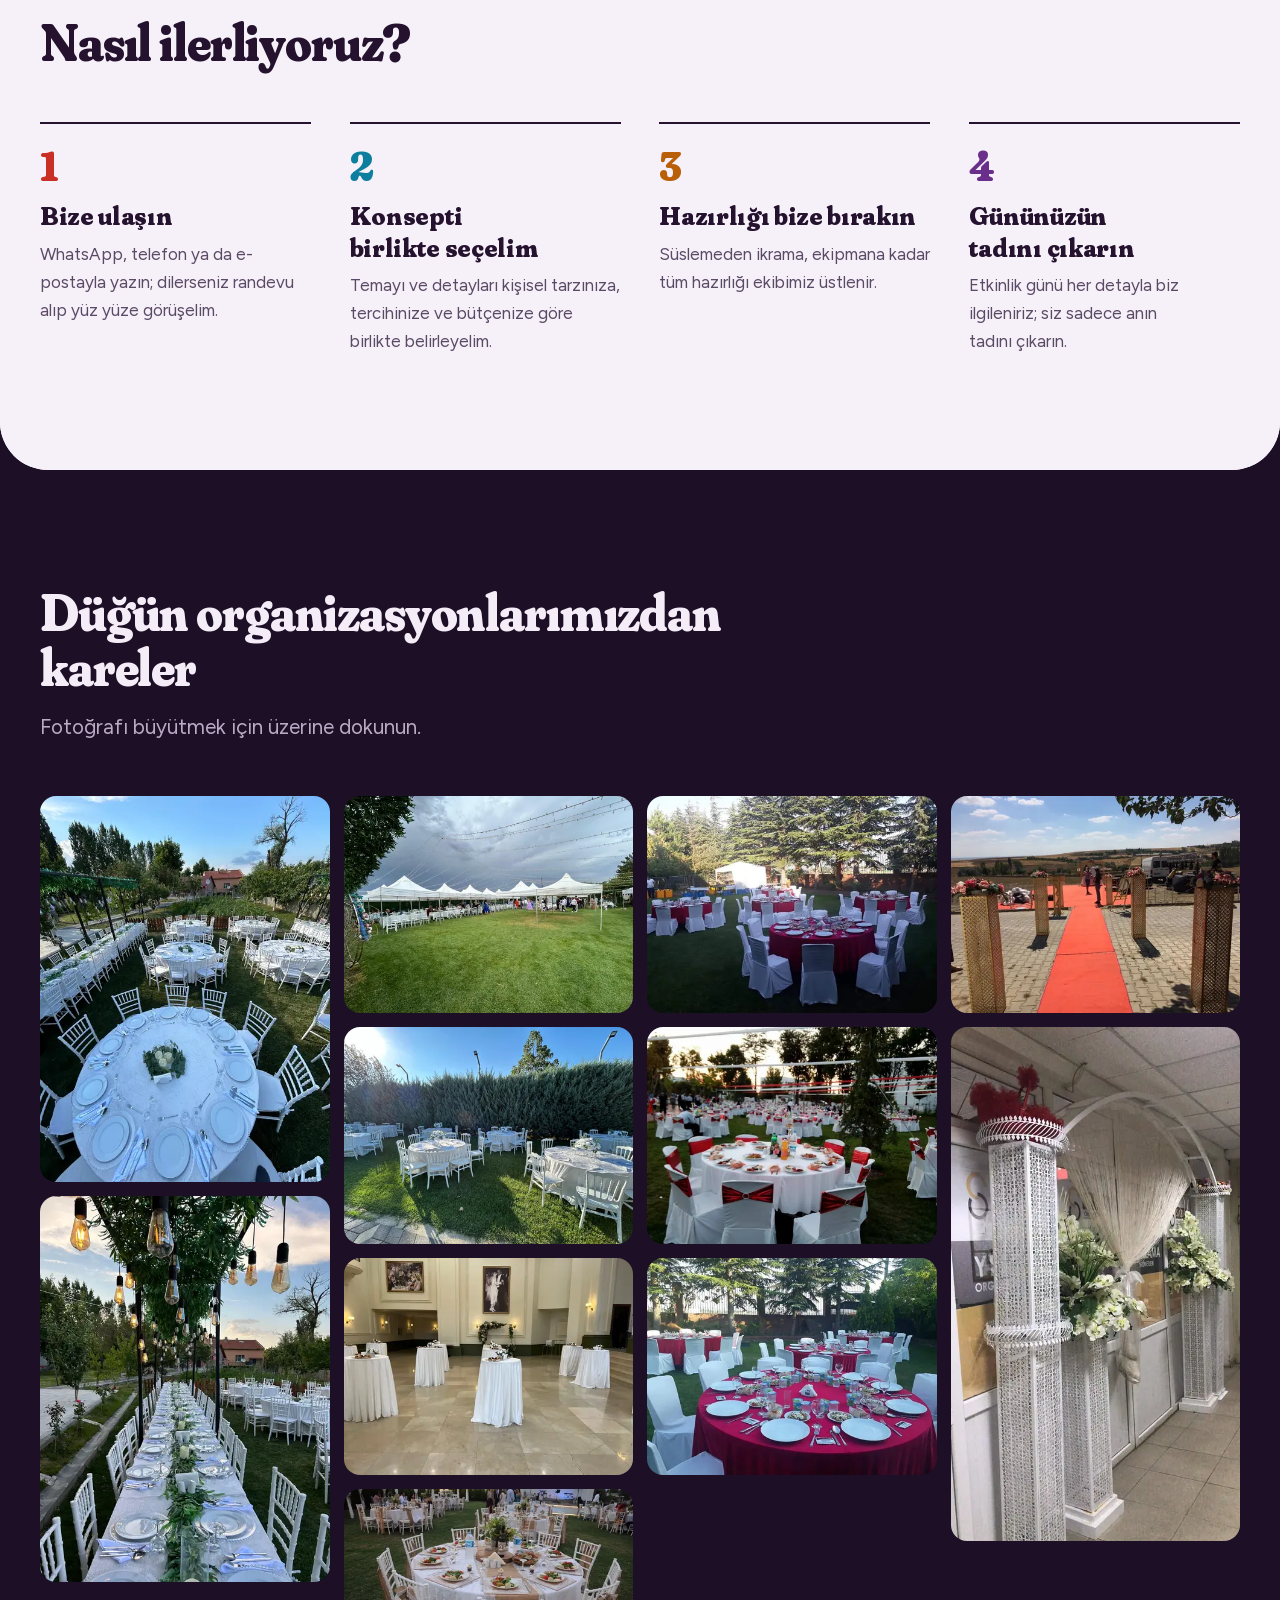
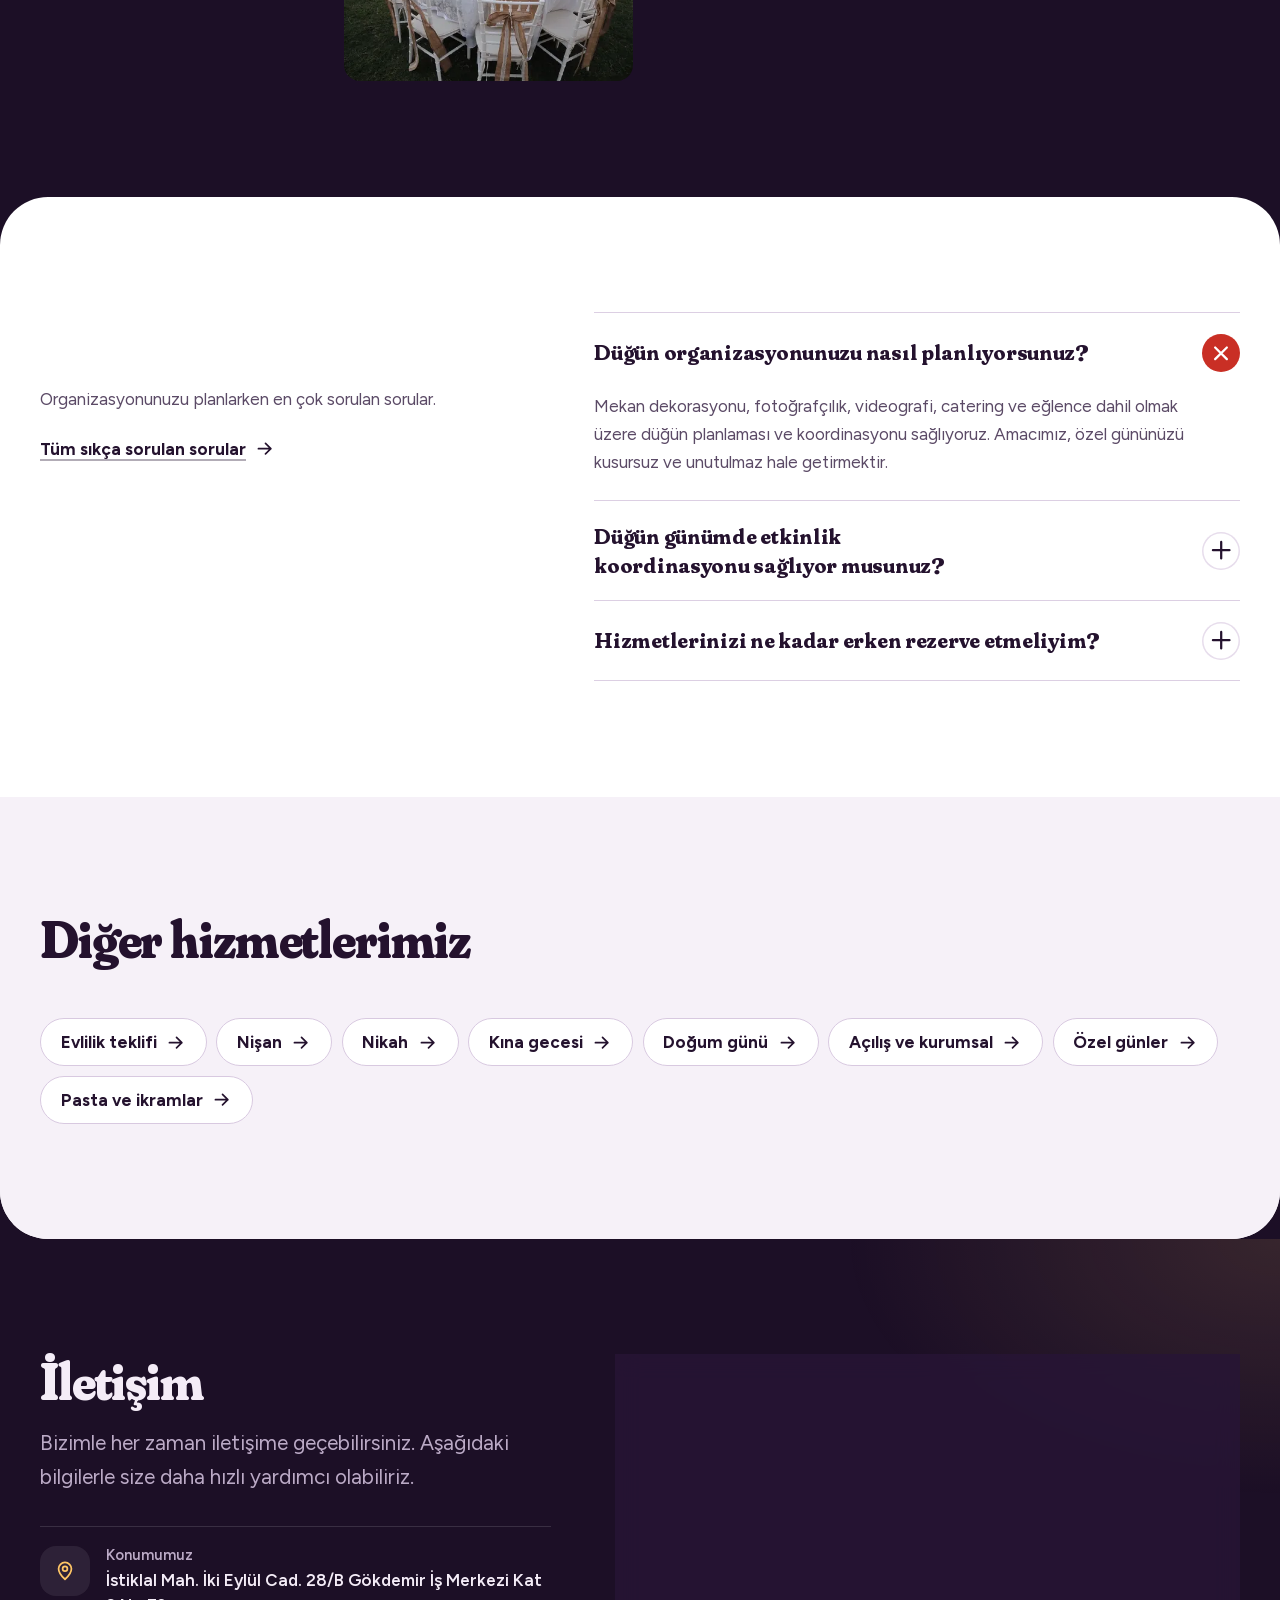
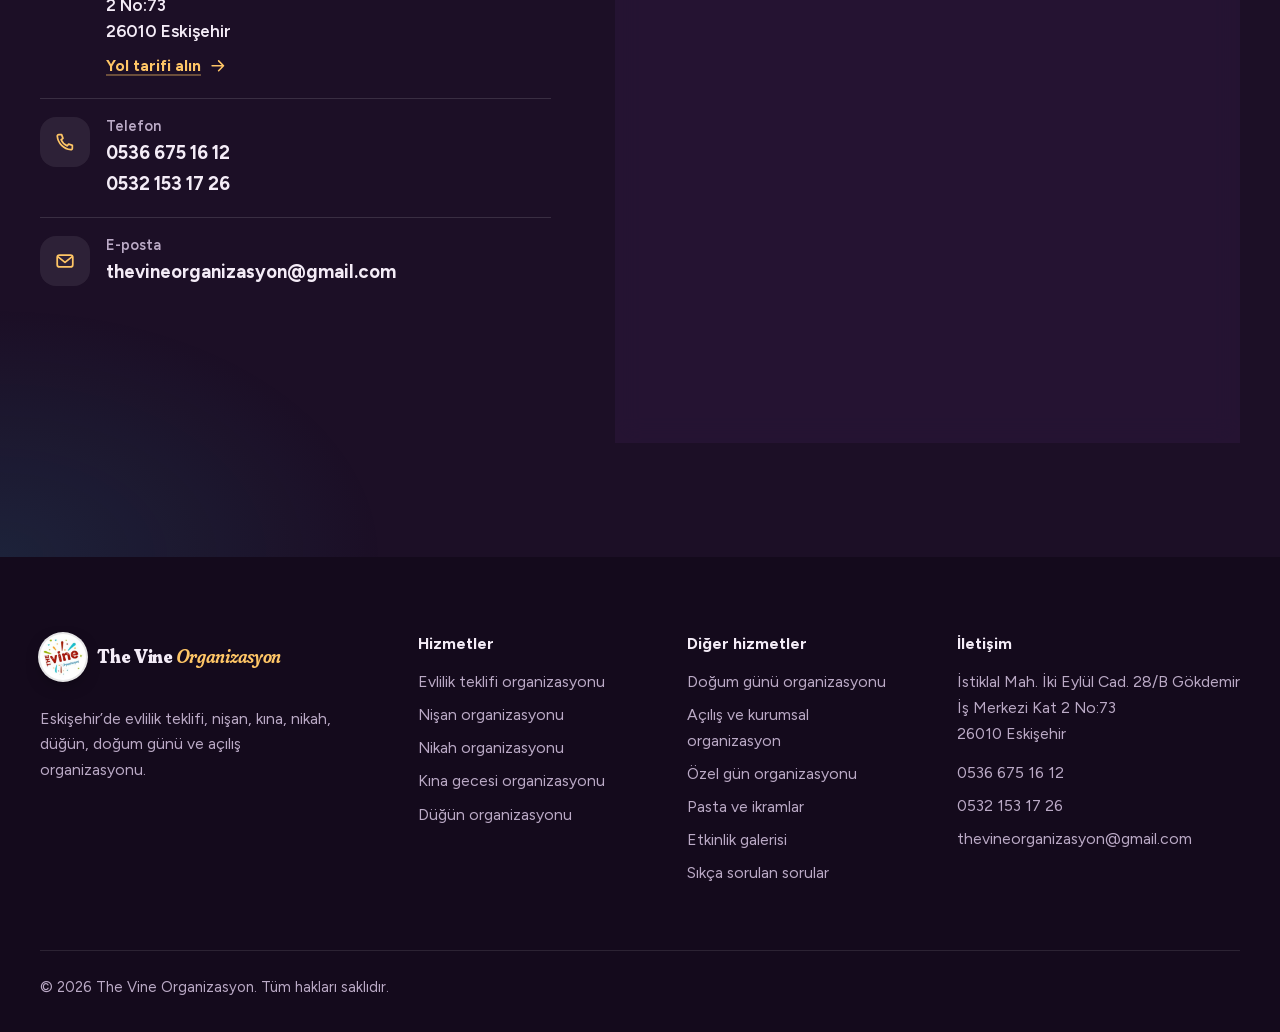
<file: eskisehir-dugun-organizasyonu.html>
<!doctype html>
<html lang="tr">
<head>
  <meta charset="utf-8">
  <meta name="viewport" content="width=device-width, initial-scale=1">
  <title>Eskişehir Düğün Organizasyonu | The Vine Organizasyon</title>
  <meta name="description" content="Eskişehir düğün organizasyonu: mekan dekorasyonu, fotoğraf ve video, catering, eğlence ve düğün günü koordinasyonu. Siz anın tadını çıkarın, gerisi bizde.">
  <link rel="canonical" href="https://thevineorganizasyon.com.tr/eskisehir-dugun-organizasyonu.html">
  <meta name="robots" content="index, follow, max-image-preview:large, max-snippet:-1, max-video-preview:-1">
  <meta name="author" content="The Vine Organizasyon">
  <meta name="geo.region" content="TR-26">
  <meta name="geo.placename" content="Eskişehir">
  <meta name="geo.position" content="39.7736;30.5147">
  <meta name="ICBM" content="39.7736, 30.5147">
  <meta name="format-detection" content="telephone=no">
  <meta name="theme-color" content="#1c0f26">

  <meta property="og:type" content="website">
  <meta property="og:locale" content="tr_TR">
  <meta property="og:site_name" content="The Vine Organizasyon">
  <meta property="og:title" content="Eskişehir Düğün Organizasyonu | The Vine Organizasyon">
  <meta property="og:description" content="Eskişehir düğün organizasyonu: mekan dekorasyonu, fotoğraf ve video, catering, eğlence ve düğün günü koordinasyonu. Siz anın tadını çıkarın, gerisi bizde.">
  <meta property="og:url" content="https://thevineorganizasyon.com.tr/eskisehir-dugun-organizasyonu.html">
  <meta property="og:image" content="https://thevineorganizasyon.com.tr/assets/img/og/eskisehir-dugun-organizasyonu.jpg">
  <meta property="og:image:width" content="1200">
  <meta property="og:image:height" content="630">
  <meta property="og:image:alt" content="Asma altında ampullerle aydınlatılmış uzun düğün masası">
  <meta name="twitter:card" content="summary_large_image">
  <meta name="twitter:title" content="Eskişehir Düğün Organizasyonu | The Vine Organizasyon">
  <meta name="twitter:description" content="Eskişehir düğün organizasyonu: mekan dekorasyonu, fotoğraf ve video, catering, eğlence ve düğün günü koordinasyonu. Siz anın tadını çıkarın, gerisi bizde.">
  <meta name="twitter:image" content="https://thevineorganizasyon.com.tr/assets/img/og/eskisehir-dugun-organizasyonu.jpg">

  <link rel="icon" href="favicon.ico" sizes="any">
  <link rel="icon" type="image/png" sizes="32x32" href="favicon-32x32.png">
  <link rel="icon" type="image/png" sizes="96x96" href="favicon-96x96.png">
  <link rel="icon" type="image/png" sizes="192x192" href="android-icon-192x192.png">
  <link rel="apple-touch-icon" sizes="180x180" href="apple-icon-180x180.png">
  <link rel="manifest" href="manifest.json">
  <meta name="msapplication-TileColor" content="#1c0f26">
  <meta name="msapplication-TileImage" content="ms-icon-144x144.png">

  <link rel="preload" href="assets/fonts/fraunces-soft.woff2" as="font" type="font/woff2" crossorigin>
  <link rel="preload" href="assets/fonts/figtree.woff2" as="font" type="font/woff2" crossorigin>
  <link rel="stylesheet" href="assets/css/site.css">
  <noscript><style>.garland{display:none}</style></noscript>
  <script type="application/ld+json">{"@context":"https://schema.org","@graph":[{"@type":"LocalBusiness","@id":"https://thevineorganizasyon.com.tr/#isletme","name":"The Vine Organizasyon","url":"https://thevineorganizasyon.com.tr/","image":["https://thevineorganizasyon.com.tr/assets/img/og/the-vine-organizasyon-eskisehir.jpg","https://thevineorganizasyon.com.tr/assets/img/galeri/evlilik-teklifi-organizasyonu-eskisehir-01-1600.webp","https://thevineorganizasyon.com.tr/assets/img/galeri/nikah-organizasyonu-eskisehir-01-1067.webp"],"logo":"https://thevineorganizasyon.com.tr/android-icon-192x192.png","telephone":"+905366751612","email":"thevineorganizasyon@gmail.com","address":{"@type":"PostalAddress","streetAddress":"İstiklal Mah. İki Eylül Cad. 28/B Gökdemir İş Merkezi Kat 2 No:73","addressLocality":"Eskişehir","addressRegion":"Eskişehir","postalCode":"26010","addressCountry":"TR"},"geo":{"@type":"GeoCoordinates","latitude":39.7736,"longitude":30.5147},"hasMap":"https://www.google.com/maps/search/?api=1&query=The%20Vine%20Organizasyon%20Eski%C5%9Fehir&query_place_id=ChIJ27g5KmMXzBQR4dvRUMMFYt8","areaServed":{"@type":"City","name":"Eskişehir"}},{"@type":"WebSite","@id":"https://thevineorganizasyon.com.tr/#site","url":"https://thevineorganizasyon.com.tr/","name":"The Vine Organizasyon","inLanguage":"tr-TR","publisher":{"@id":"https://thevineorganizasyon.com.tr/#isletme"}},{"@type":"WebPage","@id":"https://thevineorganizasyon.com.tr/eskisehir-dugun-organizasyonu.html#sayfa","url":"https://thevineorganizasyon.com.tr/eskisehir-dugun-organizasyonu.html","name":"Eskişehir Düğün Organizasyonu | The Vine Organizasyon","description":"Eskişehir düğün organizasyonu: mekan dekorasyonu, fotoğraf ve video, catering, eğlence ve düğün günü koordinasyonu. Siz anın tadını çıkarın, gerisi bizde.","inLanguage":"tr-TR","isPartOf":{"@id":"https://thevineorganizasyon.com.tr/#site"},"breadcrumb":{"@id":"https://thevineorganizasyon.com.tr/eskisehir-dugun-organizasyonu.html#yol"},"primaryImageOfPage":{"@type":"ImageObject","url":"https://thevineorganizasyon.com.tr/assets/img/og/eskisehir-dugun-organizasyonu.jpg"}},{"@type":"Service","@id":"https://thevineorganizasyon.com.tr/eskisehir-dugun-organizasyonu.html#hizmet","name":"Eskişehir düğün organizasyonu","serviceType":"Düğün organizasyonu","description":"Eskişehir düğün organizasyonu: mekan dekorasyonu, fotoğraf ve video, catering, eğlence ve düğün günü koordinasyonu. Siz anın tadını çıkarın, gerisi bizde.","url":"https://thevineorganizasyon.com.tr/eskisehir-dugun-organizasyonu.html","image":["https://thevineorganizasyon.com.tr/assets/img/galeri/dugun-organizasyonu-eskisehir-01-1200.webp","https://thevineorganizasyon.com.tr/assets/img/galeri/dugun-organizasyonu-eskisehir-02-1200.webp","https://thevineorganizasyon.com.tr/assets/img/galeri/dugun-organizasyonu-eskisehir-03-1600.webp"],"provider":{"@id":"https://thevineorganizasyon.com.tr/#isletme"},"areaServed":{"@type":"City","name":"Eskişehir"}},{"@type":"BreadcrumbList","@id":"https://thevineorganizasyon.com.tr/eskisehir-dugun-organizasyonu.html#yol","itemListElement":[{"@type":"ListItem","position":1,"name":"Ana sayfa","item":"https://thevineorganizasyon.com.tr/"},{"@type":"ListItem","position":2,"name":"Hizmetler","item":"https://thevineorganizasyon.com.tr/#hizmetler"},{"@type":"ListItem","position":3,"name":"Düğün","item":"https://thevineorganizasyon.com.tr/eskisehir-dugun-organizasyonu.html"}]}]}</script>
  <script src="assets/js/site.js" defer></script>
</head>
<body>
<a class="skip" href="#icerik">İçeriğe geç</a>

<svg width="0" height="0" style="position:absolute" aria-hidden="true" focusable="false">
  <symbol id="i-chat" viewBox="0 0 24 24"><path d="M20.5 11.6a8.4 8.4 0 0 1-12.4 7.4L3.5 20.3l1.4-4.4a8.4 8.4 0 1 1 15.6-4.3Z"/><path d="M8.6 10.2h6.8M8.6 13.4h4.4"/></symbol>
  <symbol id="i-phone" viewBox="0 0 24 24"><path d="M5.2 4h3.1l1.5 4-2 1.5a12.2 12.2 0 0 0 6.7 6.7l1.5-2 4 1.5v3.1a1.6 1.6 0 0 1-1.7 1.6A16.4 16.4 0 0 1 3.6 5.7 1.6 1.6 0 0 1 5.2 4Z"/></symbol>
  <symbol id="i-mail" viewBox="0 0 24 24"><rect x="3.5" y="5.5" width="17" height="13" rx="2.5"/><path d="m4.5 7.5 7.5 6 7.5-6"/></symbol>
  <symbol id="i-pin" viewBox="0 0 24 24"><path d="M12 21s7-6 7-11.4A7 7 0 0 0 5 9.6C5 15 12 21 12 21Z"/><circle cx="12" cy="9.6" r="2.6"/></symbol>
  <symbol id="i-arrow" viewBox="0 0 24 24"><path d="M5 12h14M13 6l6 6-6 6"/></symbol>
  <symbol id="i-play" viewBox="0 0 24 24"><path d="M8 5.2v13.6a.8.8 0 0 0 1.2.7l11-6.8a.8.8 0 0 0 0-1.4l-11-6.8a.8.8 0 0 0-1.2.7Z"/></symbol>
  <symbol id="i-plus" viewBox="0 0 24 24"><path d="M12 5v14M5 12h14"/></symbol>
  <symbol id="i-check" viewBox="0 0 24 24"><path d="m5 12.6 4.4 4.4L19 7.4"/></symbol>
  <symbol id="i-star" viewBox="0 0 24 24"><path d="m12 2.9 2.7 5.8 6.4.8-4.7 4.4 1.2 6.3L12 17.1l-5.6 3.1 1.2-6.3-4.7-4.4 6.4-.8L12 2.9Z"/></symbol>
  <symbol id="i-map" viewBox="0 0 24 24"><path d="m9 19.5-5-2V5l5 2 6-2 5 2v12.5l-5-2-6 2ZM9 7v12.5M15 5v12.5"/></symbol>
  <symbol id="c-1" viewBox="0 0 40 40"><circle cx="20" cy="20" r="11.5" fill="none" stroke="currentColor" stroke-width="7"/></symbol>
  <symbol id="c-2" viewBox="0 0 40 40"><path d="M20 6 35 32H5Z" fill="currentColor" stroke="currentColor" stroke-width="4" stroke-linejoin="round"/></symbol>
  <symbol id="c-3" viewBox="0 0 40 40"><path d="M4 25c4-13 9-13 13-1s9 12 13-1 5-9 7-9" fill="none" stroke="currentColor" stroke-width="6" stroke-linecap="round"/></symbol>
  <symbol id="c-4" viewBox="0 0 40 40"><path d="M20 2c2 11 7 16 18 18-11 2-16 7-18 18-2-11-7-16-18-18 11-2 16-7 18-18Z" fill="currentColor"/></symbol>
  <symbol id="c-5" viewBox="0 0 40 40"><rect x="10" y="5" width="20" height="30" rx="5" transform="rotate(18 20 20)" fill="currentColor"/></symbol>
  <symbol id="c-6" viewBox="0 0 40 40"><path d="M3 27a17 17 0 0 1 34 0Z" fill="currentColor" stroke="currentColor" stroke-width="3" stroke-linejoin="round"/></symbol>
</svg>

<canvas id="sahne-arka" class="stage stage--back" aria-hidden="true"></canvas>

<header class="site-header">
  <div class="wrap site-header__in">
    <a class="brand" href="./" aria-label="The Vine Organizasyon ana sayfa">
      <img class="brand__logo" src="assets/img/logo-the-vine-organizasyon.jpg" width="46" height="46" alt="">
      <span class="brand__name">The Vine <em>Organizasyon</em></span>
    </a>
    <nav class="nav" id="menu" aria-label="Ana menü">
      <ul>
        <li style="--i:0"><a href="./#hizmetler">Hizmetler</a></li>
        <li style="--i:1"><a href="#galeri">Galeri</a></li>
        <li style="--i:2"><a href="./#hakkimizda">Hakkımızda</a></li>
        <li style="--i:3"><a href="./#yorumlar">Yorumlar</a></li>
        <li style="--i:4"><a href="#sss">SSS</a></li>
        <li style="--i:5"><a href="#iletisim">İletişim</a></li>
      </ul>
      <div class="nav__extra">
        <a class="btn btn--wa" href="https://wa.me/905321531726?text=Merhaba%2C%20organizasyon%20i%C3%A7in%20bilgi%20almak%20istiyorum." target="_blank" rel="noopener"><svg class="ikon" viewBox="0 0 24 24" aria-hidden="true" focusable="false"><use href="#i-chat"/></svg> WhatsApp’tan yazın</a>
        <a class="btn btn--ghost" href="tel:+905366751612"><svg class="ikon" viewBox="0 0 24 24" aria-hidden="true" focusable="false"><use href="#i-phone"/></svg> 0536 675 16 12</a>
      </div>
    </nav>
    <a class="btn btn--primary btn--sm header-cta" href="#iletisim">Teklif alın</a>
    <button class="nav-toggle" type="button" aria-expanded="false" aria-controls="menu" aria-label="Menüyü aç"><span></span></button>
  </div>
</header>

<main id="icerik">
<section class="page-hero" data-stage>
  <div class="garland" data-garland>
    <svg class="garland__wire" aria-hidden="true" focusable="false"></svg>
    <span class="hanger" data-x="0.705" data-xs="0.3" style="--k:0.45; --n:0; --dur:6.4s; --delay:-1.1s; --pin:var(--kirmizi)">
      <span class="hanger__body">
        <span class="hanger__pin" aria-hidden="true"></span>
        <img src="assets/img/galeri/dugun-organizasyonu-eskisehir-02-480.webp" srcset="assets/img/galeri/dugun-organizasyonu-eskisehir-02-320.webp 320w, assets/img/galeri/dugun-organizasyonu-eskisehir-02-480.webp 480w" sizes="(min-width: 1000px) 14vw, (min-width: 620px) 21vw, 27vw" width="480" height="640" alt="Asma altında ampullerle aydınlatılmış uzun düğün masası" fetchpriority="high" decoding="async">
      </span>
    </span>
    <span class="hanger" data-x="0.895" data-xs="0.7" style="--k:0.95; --n:1; --dur:7.6s; --delay:-3.3s; --pin:var(--turkuaz)">
      <span class="hanger__body">
        <span class="hanger__pin" aria-hidden="true"></span>
        <img src="assets/img/galeri/dugun-organizasyonu-eskisehir-01-480.webp" srcset="assets/img/galeri/dugun-organizasyonu-eskisehir-01-320.webp 320w, assets/img/galeri/dugun-organizasyonu-eskisehir-01-480.webp 480w" sizes="(min-width: 1000px) 14vw, (min-width: 620px) 21vw, 27vw" width="480" height="640" alt="Kır düğününde beyaz örtülü yuvarlak masalar ve beyaz sandalyeler" decoding="async">
      </span>
    </span>
  </div>
  <div class="wrap page-hero__in">
    <div>
      <nav class="crumbs" aria-label="Sayfa yolu">
        <ol>
          <li><a href="./">Ana sayfa</a></li>
          <li><a href="./#hizmetler">Hizmetler</a></li>
          <li aria-current="page">Düğün</li>
        </ol>
      </nav>
      <h1>Eskişehir düğün organizasyonu</h1>
      <p class="lead">Düğün, bir ömür boyu sürecek bir yolculuğun başlangıcı. Siz sadece mutlu anların tadını çıkarın, geri kalan her şey bizim işimiz.</p>
      <div class="hero__actions">
        <a class="btn btn--primary" href="https://wa.me/905321531726?text=Merhaba%2C%20d%C3%BC%C4%9F%C3%BCn%20organizasyonu%20hakk%C4%B1nda%20bilgi%20almak%20istiyorum." target="_blank" rel="noopener" data-burst><svg class="ikon" viewBox="0 0 24 24" aria-hidden="true" focusable="false"><use href="#i-chat"/></svg> WhatsApp’tan teklif alın</a>
        <a class="btn btn--ghost" href="tel:+905366751612"><svg class="ikon" viewBox="0 0 24 24" aria-hidden="true" focusable="false"><use href="#i-phone"/></svg> 0536 675 16 12</a>
      </div>
    </div>
  </div>
</section>

<div class="sheet">
  <section class="section">
    <div class="wrap prose-grid">
      <article class="prose">
        <h2 class="reveal">Düğününüz için neler yapıyoruz?</h2>
        <dl class="deflist">
          <div class="reveal" style="--d:0; --c:var(--kirmizi)">
            <svg viewBox="0 0 40 40" aria-hidden="true"><use href="#c-4"/></svg>
            <dt>Kişiye özel planlama</dt>
            <dd>Özel temalarla, size özel bir düğün planlıyoruz.</dd>
          </div>
          <div class="reveal" style="--d:1; --c:var(--turkuaz-k)">
            <svg viewBox="0 0 40 40" aria-hidden="true"><use href="#c-1"/></svg>
            <dt>Fotoğraf ve video</dt>
            <dd>En iyi fotoğrafçılar ve video ekipleriyle çalışıyoruz.</dd>
          </div>
          <div class="reveal" style="--d:2; --c:var(--turuncu-k)">
            <svg viewBox="0 0 40 40" aria-hidden="true"><use href="#c-2"/></svg>
            <dt>Süsleme ve mekan</dt>
            <dd>Görkemli süslemeler ve şık mekan seçimleriyle düğününüzü hazırlıyoruz.</dd>
          </div>
        </dl>
        <h2 class="reveal">Planlamadan düğün gününe</h2>
        <p class="reveal">Mekan dekorasyonu, fotoğraf, video, catering ve eğlence dahil olmak üzere düğün planlamasını ve koordinasyonunu biz üstleniyoruz.</p>
        <p class="reveal">Düğün gününüzde ekibimiz gün boyunca her detayla ilgilenir; böylece her şey sorunsuz ilerler, siz de stres yaşamazsınız.</p>
      </article>
      <aside class="aside-card reveal" aria-label="Hızlı iletişim">
        <h2>Tarihinizi konuşalım</h2>
        <p>Aklınızdakileri yazın; size uygun seçenekleri birlikte belirleyelim.</p>
        <a class="btn btn--wa" href="https://wa.me/905321531726?text=Merhaba%2C%20d%C3%BC%C4%9F%C3%BCn%20organizasyonu%20hakk%C4%B1nda%20bilgi%20almak%20istiyorum." target="_blank" rel="noopener" data-burst><svg class="ikon" viewBox="0 0 24 24" aria-hidden="true" focusable="false"><use href="#i-chat"/></svg> WhatsApp’tan yazın</a>
        <a class="btn btn--ghost" href="tel:+905366751612"><svg class="ikon" viewBox="0 0 24 24" aria-hidden="true" focusable="false"><use href="#i-phone"/></svg> 0536 675 16 12</a>
        <small>En az 1 hafta önceden rezervasyon öneriyoruz. Takvimimize bağlı olarak son dakika taleplerini de kabul edebiliriz.</small>
      </aside>
    </div>
  </section>

  <section class="section section--lila">
    <div class="wrap">
      <header class="section-head">
        <h2 class="reveal">Nasıl ilerliyoruz?</h2>
      </header>
      <ol class="steps">
        <li class="reveal" style="--d:0; --c:var(--kirmizi)">
          <h3>Bize ulaşın</h3>
          <p>WhatsApp, telefon ya da e-postayla yazın; dilerseniz randevu alıp yüz yüze görüşelim.</p>
        </li>
        <li class="reveal" style="--d:1; --c:var(--turkuaz-k)">
          <h3>Konsepti birlikte seçelim</h3>
          <p>Temayı ve detayları kişisel tarzınıza, tercihinize ve bütçenize göre birlikte belirleyelim.</p>
        </li>
        <li class="reveal" style="--d:2; --c:var(--turuncu-k)">
          <h3>Hazırlığı bize bırakın</h3>
          <p>Süslemeden ikrama, ekipmana kadar tüm hazırlığı ekibimiz üstlenir.</p>
        </li>
        <li class="reveal" style="--d:3; --c:var(--mor-k)">
          <h3>Gününüzün tadını çıkarın</h3>
          <p>Etkinlik günü her detayla biz ilgileniriz; siz sadece anın tadını çıkarın.</p>
        </li>
      </ol>
    </div>
  </section>
</div>

<section class="section gallery" id="galeri" data-stage>
  <div class="wrap">
    <header class="section-head">
      <h2 class="reveal">Düğün organizasyonlarımızdan kareler</h2>
      <p class="reveal" style="--d:1">Fotoğrafı büyütmek için üzerine dokunun.</p>
    </header>
    <div class="shots" data-gallery>
      <a class="shot" href="assets/img/galeri/dugun-organizasyonu-eskisehir-01-1200.webp" data-cat="dugun"><img src="assets/img/galeri/dugun-organizasyonu-eskisehir-01-800.webp" srcset="assets/img/galeri/dugun-organizasyonu-eskisehir-01-480.webp 480w, assets/img/galeri/dugun-organizasyonu-eskisehir-01-800.webp 800w" sizes="(min-width: 1100px) 290px, (min-width: 641px) 31vw, 46vw" width="800" height="1067" alt="Kır düğününde beyaz örtülü yuvarlak masalar ve beyaz sandalyeler" loading="lazy" decoding="async"><span class="shot__cap">Düğün</span></a>
      <a class="shot" href="assets/img/galeri/dugun-organizasyonu-eskisehir-02-1200.webp" data-cat="dugun"><img src="assets/img/galeri/dugun-organizasyonu-eskisehir-02-800.webp" srcset="assets/img/galeri/dugun-organizasyonu-eskisehir-02-480.webp 480w, assets/img/galeri/dugun-organizasyonu-eskisehir-02-800.webp 800w" sizes="(min-width: 1100px) 290px, (min-width: 641px) 31vw, 46vw" width="800" height="1067" alt="Asma altında ampullerle aydınlatılmış uzun düğün masası" loading="lazy" decoding="async"><span class="shot__cap">Düğün</span></a>
      <a class="shot" href="assets/img/galeri/dugun-organizasyonu-eskisehir-03-1600.webp" data-cat="dugun"><img src="assets/img/galeri/dugun-organizasyonu-eskisehir-03-800.webp" srcset="assets/img/galeri/dugun-organizasyonu-eskisehir-03-480.webp 480w, assets/img/galeri/dugun-organizasyonu-eskisehir-03-800.webp 800w" sizes="(min-width: 1100px) 290px, (min-width: 641px) 31vw, 46vw" width="800" height="600" alt="Çim alanda beyaz çadırlarla kurulmuş kır düğünü alanı" loading="lazy" decoding="async"><span class="shot__cap">Düğün</span></a>
      <a class="shot" href="assets/img/galeri/dugun-organizasyonu-eskisehir-04-1600.webp" data-cat="dugun"><img src="assets/img/galeri/dugun-organizasyonu-eskisehir-04-800.webp" srcset="assets/img/galeri/dugun-organizasyonu-eskisehir-04-480.webp 480w, assets/img/galeri/dugun-organizasyonu-eskisehir-04-800.webp 800w" sizes="(min-width: 1100px) 290px, (min-width: 641px) 31vw, 46vw" width="800" height="600" alt="Bahçede yuvarlak masalar ve beyaz sandalyelerle düğün yemeği düzeni" loading="lazy" decoding="async"><span class="shot__cap">Düğün</span></a>
      <a class="shot" href="assets/img/galeri/dugun-organizasyonu-eskisehir-05-1600.webp" data-cat="dugun"><img src="assets/img/galeri/dugun-organizasyonu-eskisehir-05-800.webp" srcset="assets/img/galeri/dugun-organizasyonu-eskisehir-05-480.webp 480w, assets/img/galeri/dugun-organizasyonu-eskisehir-05-800.webp 800w" sizes="(min-width: 1100px) 290px, (min-width: 641px) 31vw, 46vw" width="800" height="600" alt="Salon düğünü öncesi beyaz örtülü kokteyl masaları" loading="lazy" decoding="async"><span class="shot__cap">Düğün</span></a>
      <a class="shot" href="assets/img/galeri/dugun-organizasyonu-eskisehir-06-640.webp" data-cat="dugun"><img src="assets/img/galeri/dugun-organizasyonu-eskisehir-06-640.webp" srcset="assets/img/galeri/dugun-organizasyonu-eskisehir-06-480.webp 480w, assets/img/galeri/dugun-organizasyonu-eskisehir-06-640.webp 640w" sizes="(min-width: 1100px) 290px, (min-width: 641px) 31vw, 46vw" width="640" height="425" alt="Kır düğününde kurdeleli sandalyeler ve serpme düğün masası" loading="lazy" decoding="async"><span class="shot__cap">Düğün</span></a>
      <a class="shot" href="assets/img/galeri/dugun-organizasyonu-eskisehir-07-960.webp" data-cat="dugun"><img src="assets/img/galeri/dugun-organizasyonu-eskisehir-07-800.webp" srcset="assets/img/galeri/dugun-organizasyonu-eskisehir-07-480.webp 480w, assets/img/galeri/dugun-organizasyonu-eskisehir-07-800.webp 800w" sizes="(min-width: 1100px) 290px, (min-width: 641px) 31vw, 46vw" width="800" height="600" alt="Çam ağaçları altında bordo örtülü düğün masaları" loading="lazy" decoding="async"><span class="shot__cap">Düğün</span></a>
      <a class="shot" href="assets/img/galeri/dugun-organizasyonu-eskisehir-08-960.webp" data-cat="dugun"><img src="assets/img/galeri/dugun-organizasyonu-eskisehir-08-800.webp" srcset="assets/img/galeri/dugun-organizasyonu-eskisehir-08-480.webp 480w, assets/img/galeri/dugun-organizasyonu-eskisehir-08-800.webp 800w" sizes="(min-width: 1100px) 290px, (min-width: 641px) 31vw, 46vw" width="800" height="600" alt="Kırmızı kurdeleli sandalyelerle açık hava düğün yemeği" loading="lazy" decoding="async"><span class="shot__cap">Düğün</span></a>
      <a class="shot" href="assets/img/galeri/dugun-organizasyonu-eskisehir-09-960.webp" data-cat="dugun"><img src="assets/img/galeri/dugun-organizasyonu-eskisehir-09-800.webp" srcset="assets/img/galeri/dugun-organizasyonu-eskisehir-09-480.webp 480w, assets/img/galeri/dugun-organizasyonu-eskisehir-09-800.webp 800w" sizes="(min-width: 1100px) 290px, (min-width: 641px) 31vw, 46vw" width="800" height="600" alt="Bordo masa örtüsü ve beyaz giydirme sandalyelerle düğün masası" loading="lazy" decoding="async"><span class="shot__cap">Düğün</span></a>
      <a class="shot" href="assets/img/galeri/dugun-organizasyonu-eskisehir-10-1600.webp" data-cat="dugun"><img src="assets/img/galeri/dugun-organizasyonu-eskisehir-10-800.webp" srcset="assets/img/galeri/dugun-organizasyonu-eskisehir-10-480.webp 480w, assets/img/galeri/dugun-organizasyonu-eskisehir-10-800.webp 800w" sizes="(min-width: 1100px) 290px, (min-width: 641px) 31vw, 46vw" width="800" height="600" alt="Kır düğünü girişinde kırmızı halı ve çiçekli sütunlar" loading="lazy" decoding="async"><span class="shot__cap">Düğün</span></a>
      <a class="shot" href="assets/img/galeri/dugun-organizasyonu-eskisehir-11-720.webp" data-cat="dugun"><img src="assets/img/galeri/dugun-organizasyonu-eskisehir-11-720.webp" srcset="assets/img/galeri/dugun-organizasyonu-eskisehir-11-480.webp 480w, assets/img/galeri/dugun-organizasyonu-eskisehir-11-720.webp 720w" sizes="(min-width: 1100px) 290px, (min-width: 641px) 31vw, 46vw" width="720" height="1280" alt="Beyaz sütunlu, çiçekli düğün giriş takı" loading="lazy" decoding="async"><span class="shot__cap">Düğün</span></a>
    </div>
  </div>
</section>

<div class="sheet">
  <section class="section faq" id="sss">
    <div class="wrap faq__grid">
      <div class="faq__intro">
        <h2 class="reveal">Merak edilenler</h2>
        <p class="reveal" style="--d:1">Organizasyonunuzu planlarken en çok sorulan sorular.</p>
        <a class="link reveal" style="--d:2" href="./#sss">Tüm sıkça sorulan sorular <svg class="ikon" viewBox="0 0 24 24" aria-hidden="true" focusable="false"><use href="#i-arrow"/></svg></a>
      </div>
      <div class="faq-list">
        <details class="reveal" style="--d:0" name="sss" open>
          <summary><h3 style="font:inherit;letter-spacing:inherit">Düğün organizasyonunuzu nasıl planlıyorsunuz?</h3><span class="arti" aria-hidden="true"><svg class="ikon" viewBox="0 0 24 24" aria-hidden="true" focusable="false"><use href="#i-plus"/></svg></span></summary>
          <p class="cevap">Mekan dekorasyonu, fotoğrafçılık, videografi, catering ve eğlence dahil olmak üzere düğün planlaması ve koordinasyonu sağlıyoruz. Amacımız, özel gününüzü kusursuz ve unutulmaz hale getirmektir.</p>
        </details>
        <details class="reveal" style="--d:1" name="sss">
          <summary><h3 style="font:inherit;letter-spacing:inherit">Düğün günümde etkinlik koordinasyonu sağlıyor musunuz?</h3><span class="arti" aria-hidden="true"><svg class="ikon" viewBox="0 0 24 24" aria-hidden="true" focusable="false"><use href="#i-plus"/></svg></span></summary>
          <p class="cevap">Evet, düğün gününüzde tüm etkinlik koordinasyonunu sağlıyoruz. Ekibimiz gün boyunca her detayla ilgilenerek her şeyin sorunsuz ilerlemesini sağlar ve sizin stres yaşamamanızı garanti eder.</p>
        </details>
        <details class="reveal" style="--d:2" name="sss">
          <summary><h3 style="font:inherit;letter-spacing:inherit">Hizmetlerinizi ne kadar erken rezerve etmeliyim?</h3><span class="arti" aria-hidden="true"><svg class="ikon" viewBox="0 0 24 24" aria-hidden="true" focusable="false"><use href="#i-plus"/></svg></span></summary>
          <p class="cevap">En az 1 hafta önceden rezervasyon yapmanızı öneririz. Böylece detaylı planlama için yeterli zamanımız olur. Ancak takvimimize bağlı olarak son dakika rezervasyonlarını da kabul edebiliriz.</p>
        </details>
      </div>
    </div>
  </section>

  <section class="section section--lila">
    <div class="wrap">
      <header class="section-head">
        <h2 class="reveal">Diğer hizmetlerimiz</h2>
      </header>
      <ul class="others reveal">
        <li><a href="eskisehir-evlilik-teklifi-organizasyonu.html">Evlilik teklifi <svg class="ikon" viewBox="0 0 24 24" aria-hidden="true" focusable="false"><use href="#i-arrow"/></svg></a></li>
        <li><a href="eskisehir-nisan-organizasyonu.html">Nişan <svg class="ikon" viewBox="0 0 24 24" aria-hidden="true" focusable="false"><use href="#i-arrow"/></svg></a></li>
        <li><a href="eskisehir-nikah-organizasyonu.html">Nikah <svg class="ikon" viewBox="0 0 24 24" aria-hidden="true" focusable="false"><use href="#i-arrow"/></svg></a></li>
        <li><a href="eskisehir-kina-organizasyonu.html">Kına gecesi <svg class="ikon" viewBox="0 0 24 24" aria-hidden="true" focusable="false"><use href="#i-arrow"/></svg></a></li>
        <li><a href="eskisehir-dogum-gunu-organizasyonu.html">Doğum günü <svg class="ikon" viewBox="0 0 24 24" aria-hidden="true" focusable="false"><use href="#i-arrow"/></svg></a></li>
        <li><a href="eskisehir-acilis-organizasyonu.html">Açılış ve kurumsal <svg class="ikon" viewBox="0 0 24 24" aria-hidden="true" focusable="false"><use href="#i-arrow"/></svg></a></li>
        <li><a href="eskisehir-ozel-gun-organizasyonu.html">Özel günler <svg class="ikon" viewBox="0 0 24 24" aria-hidden="true" focusable="false"><use href="#i-arrow"/></svg></a></li>
        <li><a href="eskisehir-pasta-ve-ikram.html">Pasta ve ikramlar <svg class="ikon" viewBox="0 0 24 24" aria-hidden="true" focusable="false"><use href="#i-arrow"/></svg></a></li>
      </ul>
    </div>
  </section>
</div>

<section class="section contact" id="iletisim" data-stage>
  <div class="wrap contact__grid">
    <div class="contact__info">
      <h2 class="reveal">İletişim</h2>
      <p class="reveal" style="--d:1">Bizimle her zaman iletişime geçebilirsiniz. Aşağıdaki bilgilerle size daha hızlı yardımcı olabiliriz.</p>
      <ul class="contact-list">
        <li class="reveal" style="--d:2">
          <span class="kutu"><svg class="ikon" viewBox="0 0 24 24" aria-hidden="true" focusable="false"><use href="#i-pin"/></svg></span>
          <div>
            <h3>Konumumuz</h3>
            <address>İstiklal Mah. İki Eylül Cad. 28/B Gökdemir İş Merkezi Kat 2 No:73<br>26010 Eskişehir</address>
            <a class="link" href="https://www.google.com/maps/dir/?api=1&amp;destination=The%20Vine%20Organizasyon%20Eski%C5%9Fehir&amp;destination_place_id=ChIJ27g5KmMXzBQR4dvRUMMFYt8" target="_blank" rel="noopener">Yol tarifi alın <svg class="ikon" viewBox="0 0 24 24" aria-hidden="true" focusable="false"><use href="#i-arrow"/></svg></a>
          </div>
        </li>
        <li class="reveal" style="--d:3">
          <span class="kutu"><svg class="ikon" viewBox="0 0 24 24" aria-hidden="true" focusable="false"><use href="#i-phone"/></svg></span>
          <div>
            <h3>Telefon</h3>
            <p><a href="tel:+905366751612">0536 675 16 12</a></p>
            <p><a href="tel:+905321531726">0532 153 17 26</a></p>
          </div>
        </li>
        <li class="reveal" style="--d:4">
          <span class="kutu"><svg class="ikon" viewBox="0 0 24 24" aria-hidden="true" focusable="false"><use href="#i-mail"/></svg></span>
          <div>
            <h3>E-posta</h3>
            <p><a href="mailto:thevineorganizasyon@gmail.com">thevineorganizasyon@gmail.com</a></p>
          </div>
        </li>
      </ul>
    </div>

    <form class="form reveal" style="--d:2" action="https://wa.me/905321531726" method="get" target="_blank" data-wa-form="905321531726">
      <div class="form__head">
        <h3>Bize yazın</h3>
        <p>Formu doldurun; mesajınız WhatsApp’ta hazır olarak açılsın. Sorularınızı en kısa sürede yanıtlarız.</p>
      </div>
      <div class="field">
        <label for="f-ad">Adınız</label>
        <input id="f-ad" name="ad" type="text" autocomplete="name" required>
      </div>
      <div class="field">
        <label for="f-tur">Etkinlik türü</label>
        <select id="f-tur" name="etkinlik">
          <option value="">Seçin</option>
          <option>Evlilik teklifi</option>
          <option>Nişan</option>
          <option>Nikah</option>
          <option>Kına gecesi</option>
          <option selected>Düğün</option>
          <option>Doğum günü</option>
          <option>Açılış / kurumsal etkinlik</option>
          <option>Özel gün</option>
          <option>Pasta ve ikram</option>
          <option>Diğer</option>
        </select>
      </div>
      <div class="field field--full">
        <label for="f-tarih">Etkinlik tarihi <span>(isteğe bağlı)</span></label>
        <input id="f-tarih" name="tarih" type="date">
      </div>
      <div class="field field--full">
        <label for="f-mesaj">Mesajınız</label>
        <textarea id="f-mesaj" name="text" rows="4" required></textarea>
      </div>
      <div class="form__actions">
        <button class="btn btn--wa" type="submit"><svg class="ikon" viewBox="0 0 24 24" aria-hidden="true" focusable="false"><use href="#i-chat"/></svg> WhatsApp’ta gönderin</button>
        <button class="btn btn--ghost" type="button" data-mail="thevineorganizasyon@gmail.com"><svg class="ikon" viewBox="0 0 24 24" aria-hidden="true" focusable="false"><use href="#i-mail"/></svg> E-postayla gönderin</button>
      </div>
      <p class="form__note" role="status" aria-live="polite"></p>
    </form>
  </div>
</section></main>

<footer class="site-footer">
  <div class="wrap">
    <div class="site-footer__grid">
      <div>
        <a class="brand" href="./" aria-label="The Vine Organizasyon ana sayfa">
          <img class="brand__logo" src="assets/img/logo-the-vine-organizasyon.jpg" width="46" height="46" alt="" loading="lazy">
          <span class="brand__name">The Vine <em>Organizasyon</em></span>
        </a>
        <p class="site-footer__about">Eskişehir’de evlilik teklifi, nişan, kına, nikah, düğün, doğum günü ve açılış organizasyonu.</p>
      </div>
      <nav aria-label="Hizmetler">
        <h2>Hizmetler</h2>
        <ul>
          <li><a href="eskisehir-evlilik-teklifi-organizasyonu.html">Evlilik teklifi organizasyonu</a></li>
          <li><a href="eskisehir-nisan-organizasyonu.html">Nişan organizasyonu</a></li>
          <li><a href="eskisehir-nikah-organizasyonu.html">Nikah organizasyonu</a></li>
          <li><a href="eskisehir-kina-organizasyonu.html">Kına gecesi organizasyonu</a></li>
          <li><a href="eskisehir-dugun-organizasyonu.html">Düğün organizasyonu</a></li>
        </ul>
      </nav>
      <nav aria-label="Diğer hizmetler">
        <h2>Diğer hizmetler</h2>
        <ul>
          <li><a href="eskisehir-dogum-gunu-organizasyonu.html">Doğum günü organizasyonu</a></li>
          <li><a href="eskisehir-acilis-organizasyonu.html">Açılış ve kurumsal organizasyon</a></li>
          <li><a href="eskisehir-ozel-gun-organizasyonu.html">Özel gün organizasyonu</a></li>
          <li><a href="eskisehir-pasta-ve-ikram.html">Pasta ve ikramlar</a></li>
          <li><a href="#galeri">Etkinlik galerisi</a></li>
          <li><a href="#sss">Sıkça sorulan sorular</a></li>
        </ul>
      </nav>
      <div>
        <h2>İletişim</h2>
        <address>İstiklal Mah. İki Eylül Cad. 28/B Gökdemir İş Merkezi Kat 2 No:73<br>26010 Eskişehir</address>
        <ul style="margin-top:.8rem">
          <li><a href="tel:+905366751612">0536 675 16 12</a></li>
          <li><a href="tel:+905321531726">0532 153 17 26</a></li>
          <li><a href="mailto:thevineorganizasyon@gmail.com">thevineorganizasyon@gmail.com</a></li>
        </ul>
      </div>
    </div>
    <p class="site-footer__bottom">© <span data-year>2026</span> The Vine Organizasyon. Tüm hakları saklıdır.</p>
  </div>
</footer>

<div class="quick">
  <a class="btn quick__call" href="tel:+905366751612"><svg class="ikon" viewBox="0 0 24 24" aria-hidden="true" focusable="false"><use href="#i-phone"/></svg> Hemen arayın</a>
  <a class="btn btn--wa" href="https://wa.me/905321531726?text=Merhaba%2C%20d%C3%BC%C4%9F%C3%BCn%20organizasyonu%20hakk%C4%B1nda%20bilgi%20almak%20istiyorum." target="_blank" rel="noopener"><svg class="ikon" viewBox="0 0 24 24" aria-hidden="true" focusable="false"><use href="#i-chat"/></svg> <span>WhatsApp<span class="quick__more">’tan yazın</span></span></a>
</div>

<canvas id="sahne-on" class="stage stage--front" aria-hidden="true"></canvas>
</body>
</html>
</file>
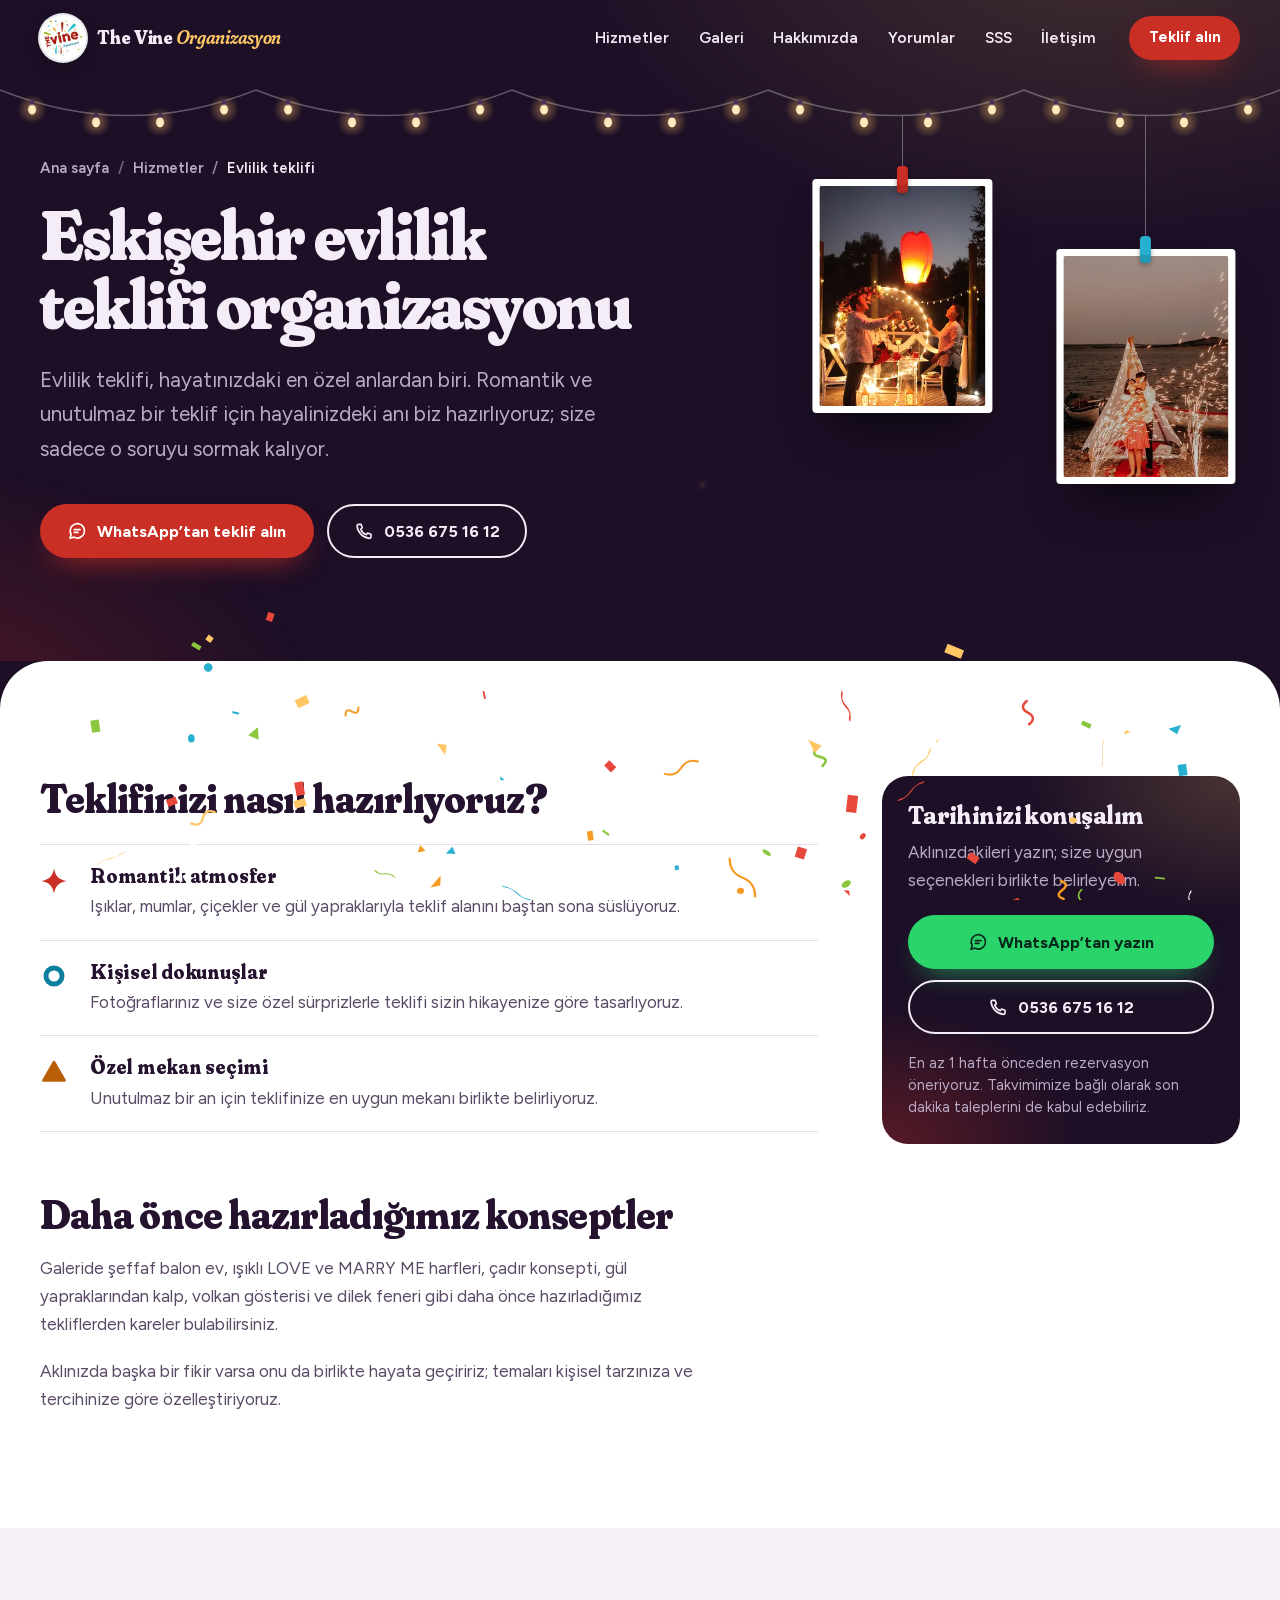
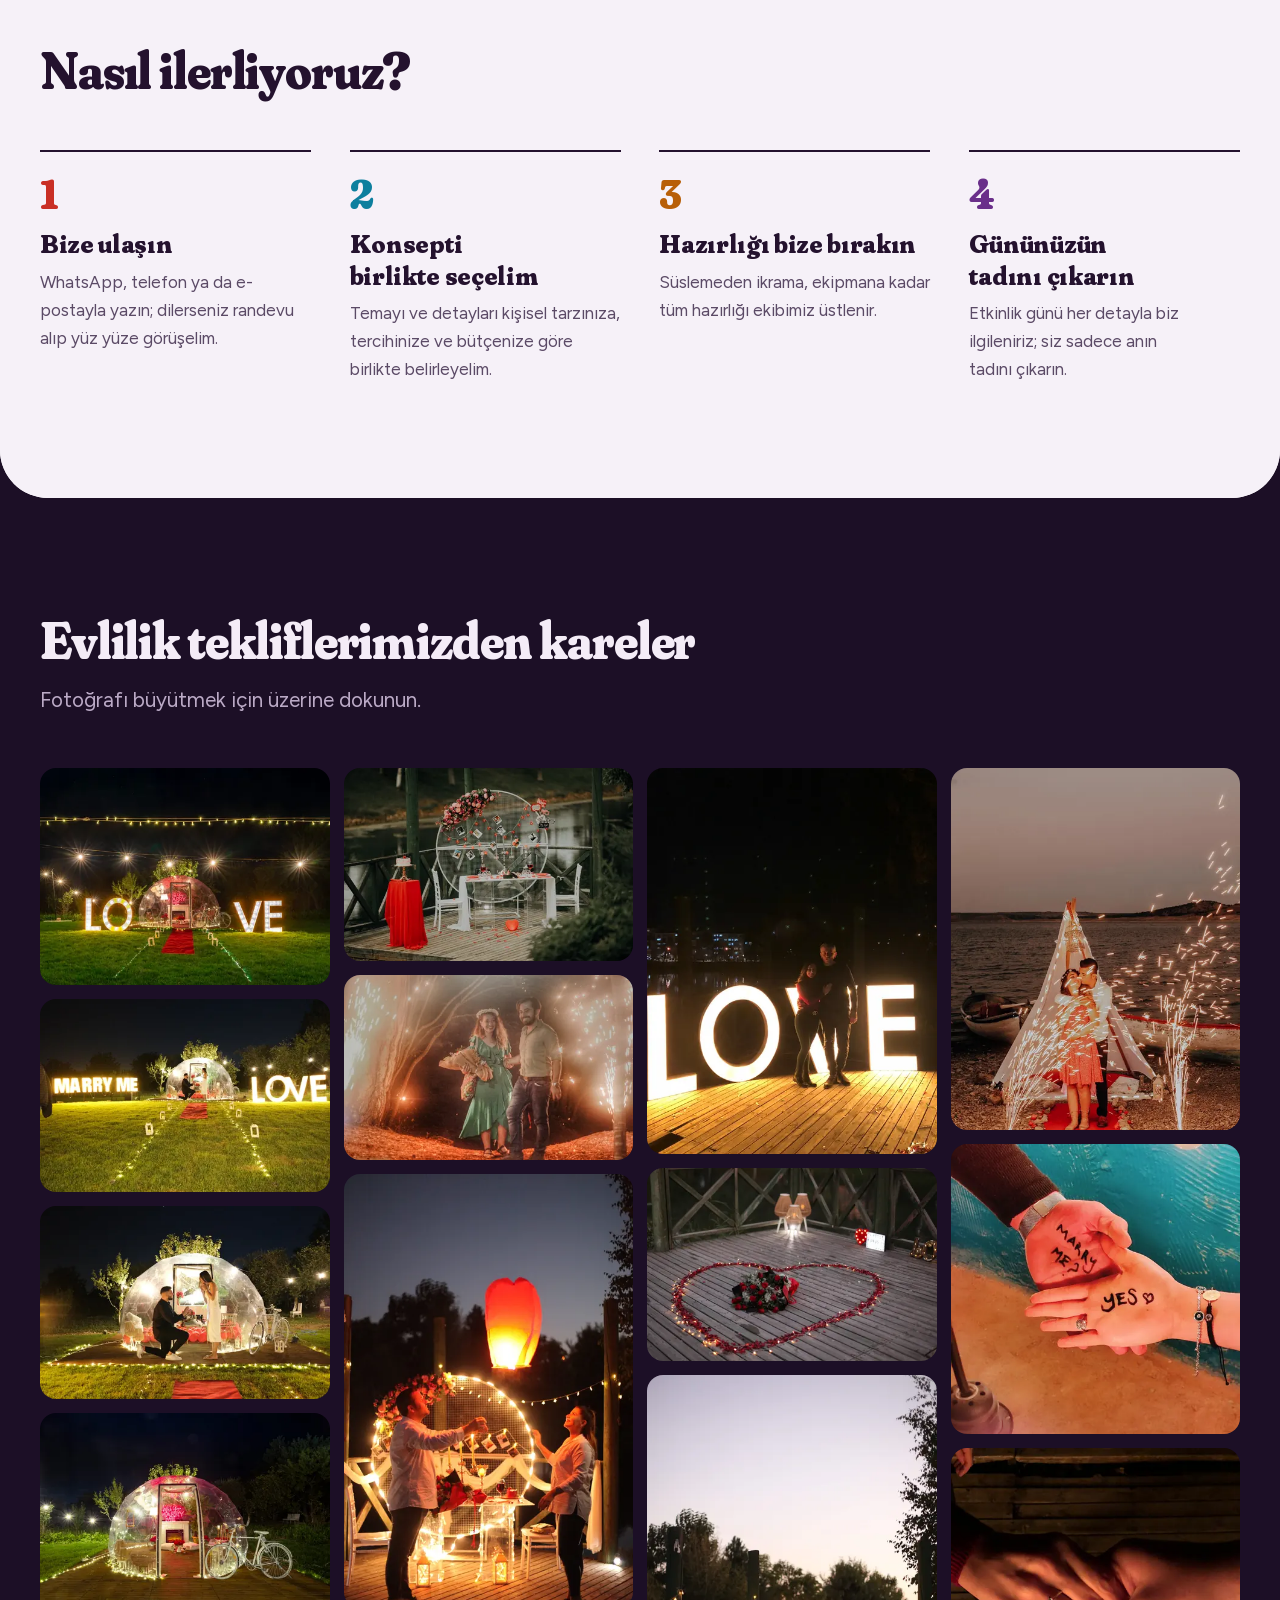
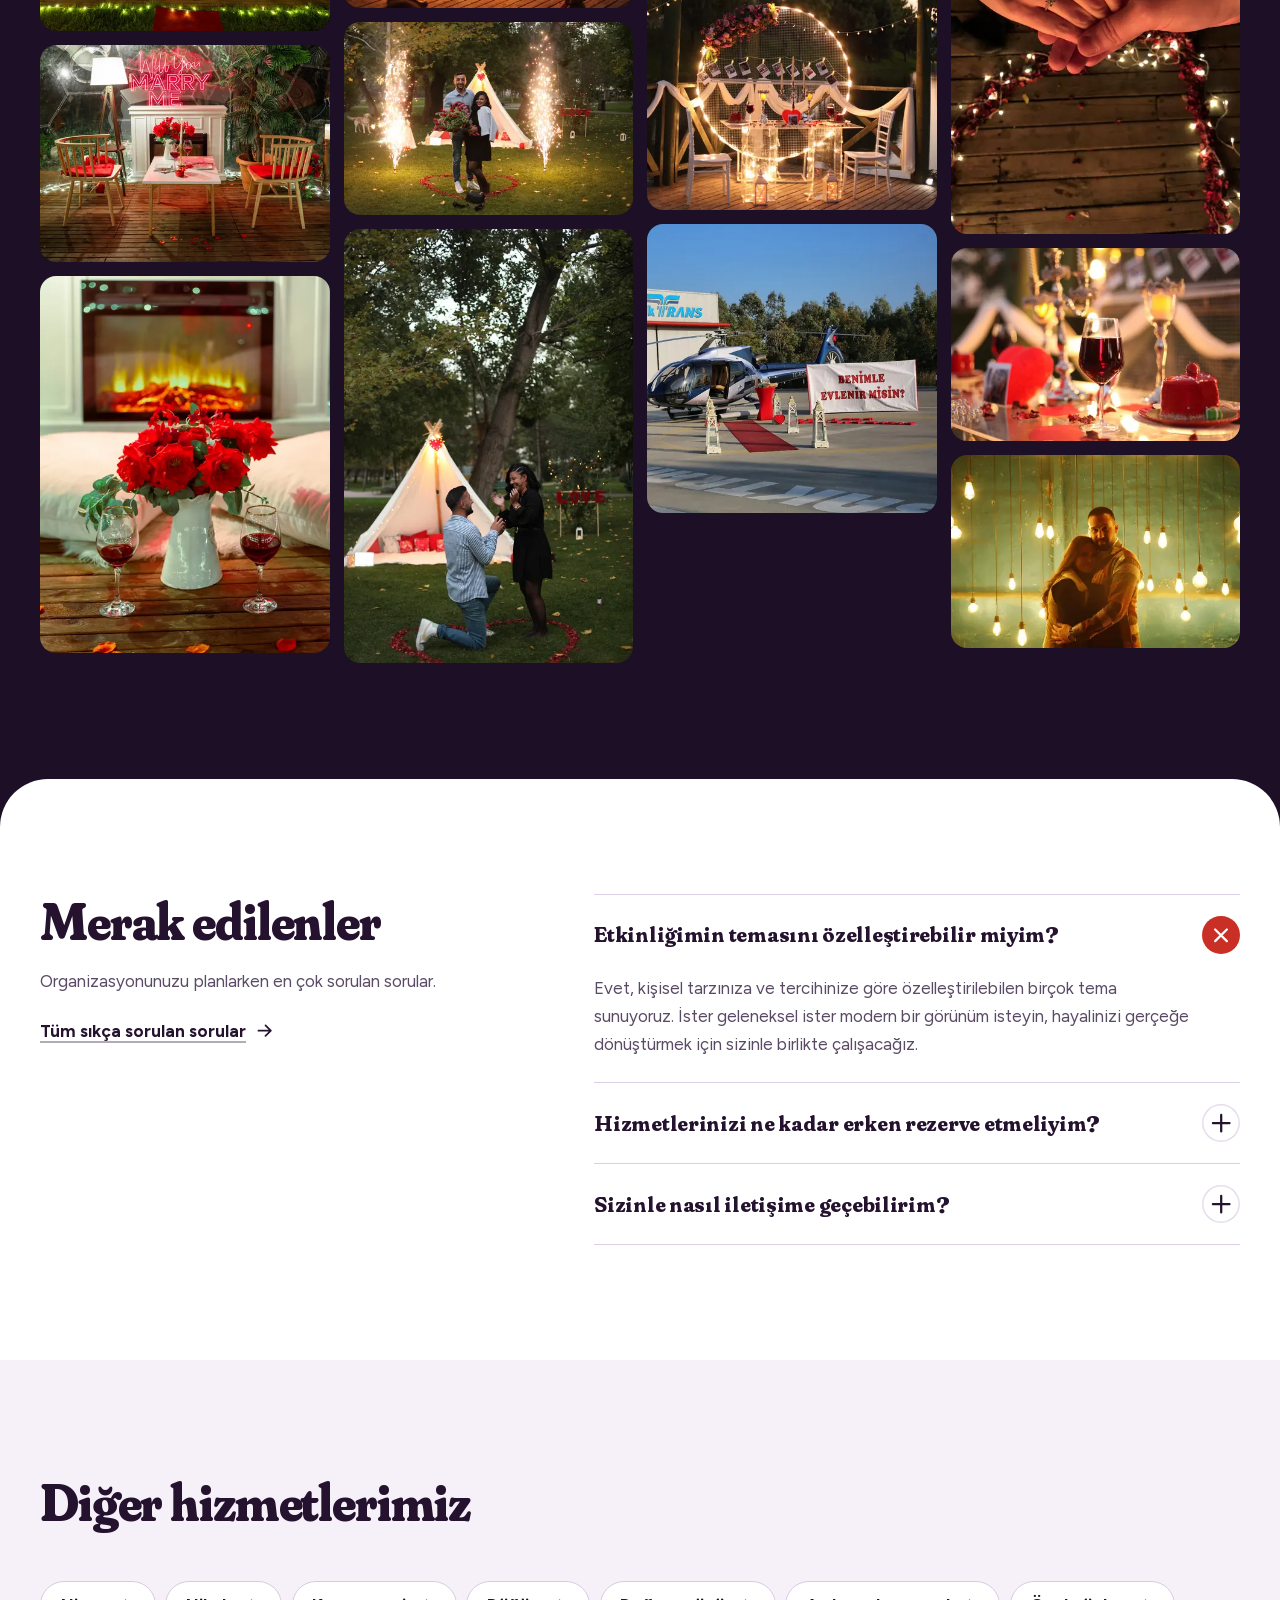
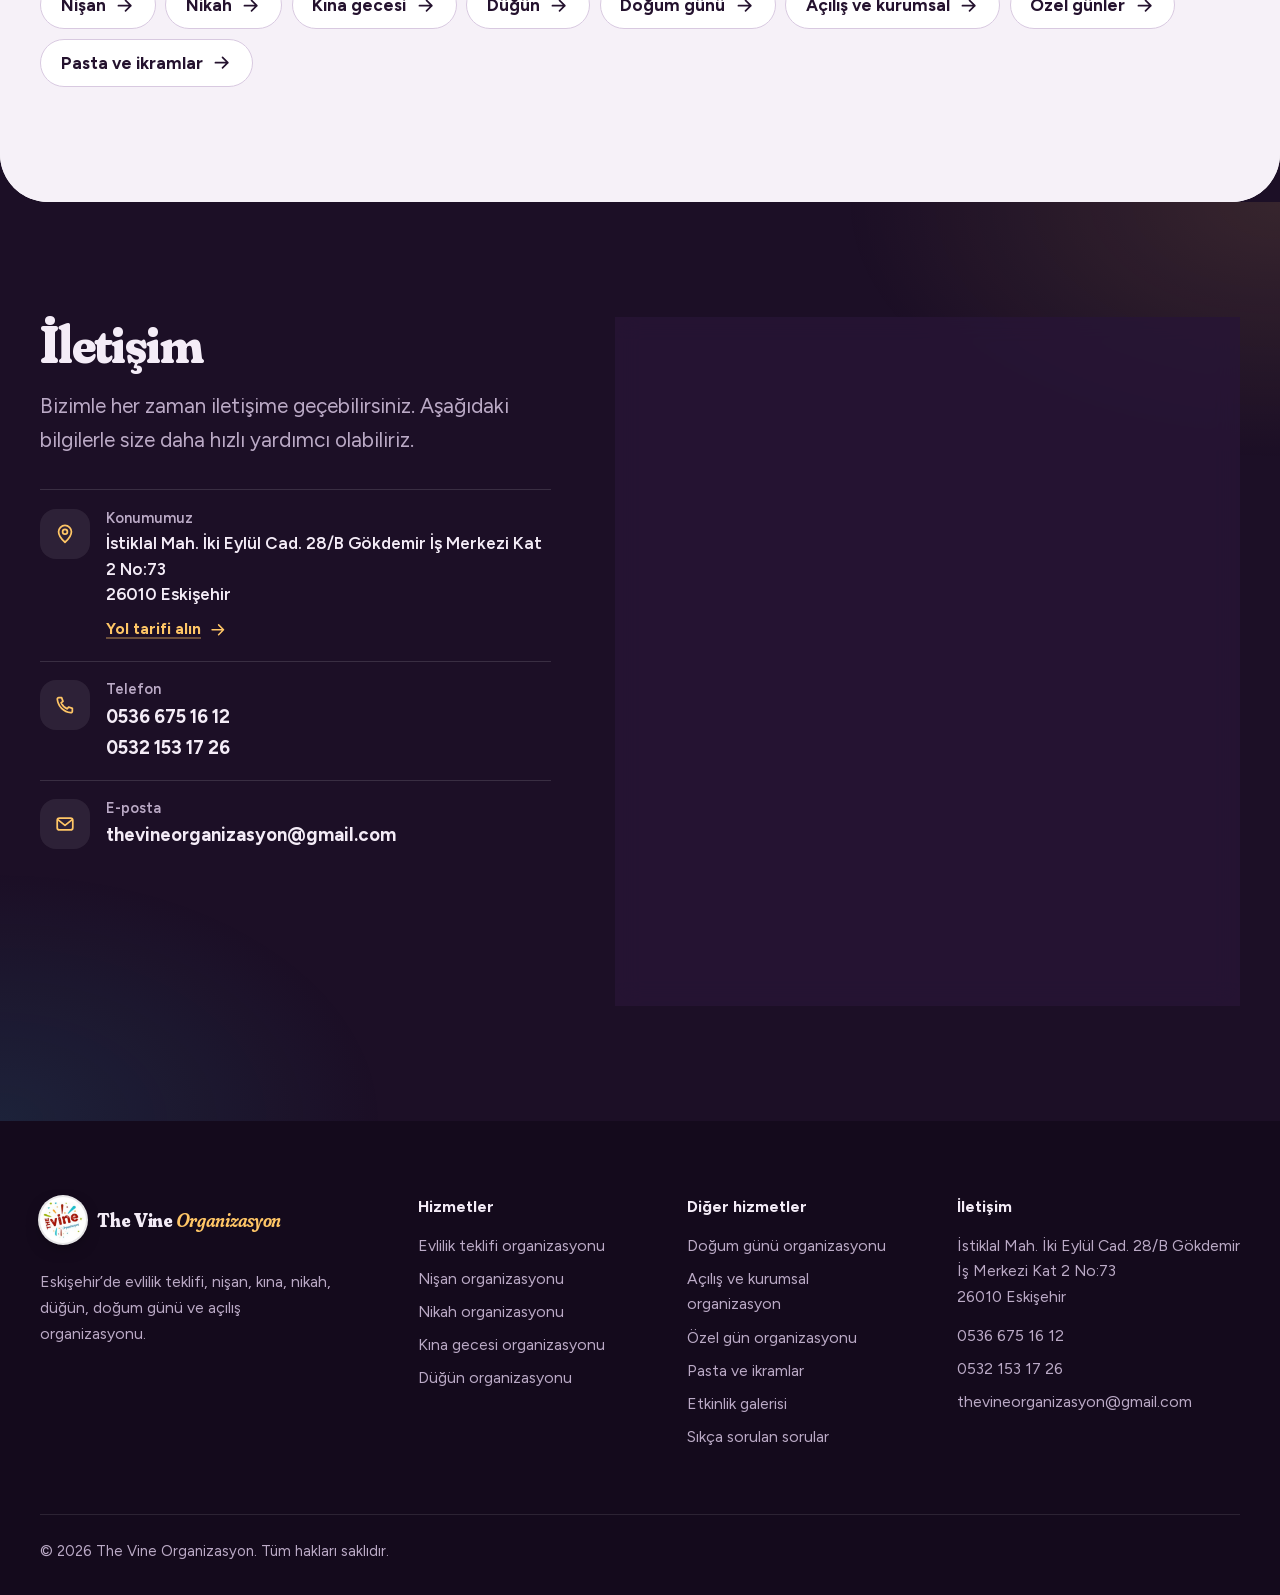
<file: eskisehir-evlilik-teklifi-organizasyonu.html>
<!doctype html>
<html lang="tr">
<head>
  <meta charset="utf-8">
  <meta name="viewport" content="width=device-width, initial-scale=1">
  <title>Eskişehir Evlilik Teklifi Organizasyonu | The Vine</title>
  <meta name="description" content="Eskişehir&#39;de evlilik teklifi organizasyonu: şeffaf balon ev, ışıklı LOVE harfleri, çadır ve göl kenarı konseptleri. Sürprizi biz hazırlayalım, teklif alın.">
  <link rel="canonical" href="https://thevineorganizasyon.com.tr/eskisehir-evlilik-teklifi-organizasyonu.html">
  <meta name="robots" content="index, follow, max-image-preview:large, max-snippet:-1, max-video-preview:-1">
  <meta name="author" content="The Vine Organizasyon">
  <meta name="geo.region" content="TR-26">
  <meta name="geo.placename" content="Eskişehir">
  <meta name="geo.position" content="39.7736;30.5147">
  <meta name="ICBM" content="39.7736, 30.5147">
  <meta name="format-detection" content="telephone=no">
  <meta name="theme-color" content="#1c0f26">

  <meta property="og:type" content="website">
  <meta property="og:locale" content="tr_TR">
  <meta property="og:site_name" content="The Vine Organizasyon">
  <meta property="og:title" content="Eskişehir Evlilik Teklifi Organizasyonu | The Vine">
  <meta property="og:description" content="Eskişehir&#39;de evlilik teklifi organizasyonu: şeffaf balon ev, ışıklı LOVE harfleri, çadır ve göl kenarı konseptleri. Sürprizi biz hazırlayalım, teklif alın.">
  <meta property="og:url" content="https://thevineorganizasyon.com.tr/eskisehir-evlilik-teklifi-organizasyonu.html">
  <meta property="og:image" content="https://thevineorganizasyon.com.tr/assets/img/og/eskisehir-evlilik-teklifi-organizasyonu.jpg">
  <meta property="og:image:width" content="1200">
  <meta property="og:image:height" content="630">
  <meta property="og:image:alt" content="Işıklı çember önünde dilek feneri uçuran çift">
  <meta name="twitter:card" content="summary_large_image">
  <meta name="twitter:title" content="Eskişehir Evlilik Teklifi Organizasyonu | The Vine">
  <meta name="twitter:description" content="Eskişehir&#39;de evlilik teklifi organizasyonu: şeffaf balon ev, ışıklı LOVE harfleri, çadır ve göl kenarı konseptleri. Sürprizi biz hazırlayalım, teklif alın.">
  <meta name="twitter:image" content="https://thevineorganizasyon.com.tr/assets/img/og/eskisehir-evlilik-teklifi-organizasyonu.jpg">

  <link rel="icon" href="favicon.ico" sizes="any">
  <link rel="icon" type="image/png" sizes="32x32" href="favicon-32x32.png">
  <link rel="icon" type="image/png" sizes="96x96" href="favicon-96x96.png">
  <link rel="icon" type="image/png" sizes="192x192" href="android-icon-192x192.png">
  <link rel="apple-touch-icon" sizes="180x180" href="apple-icon-180x180.png">
  <link rel="manifest" href="manifest.json">
  <meta name="msapplication-TileColor" content="#1c0f26">
  <meta name="msapplication-TileImage" content="ms-icon-144x144.png">

  <link rel="preload" href="assets/fonts/fraunces-soft.woff2" as="font" type="font/woff2" crossorigin>
  <link rel="preload" href="assets/fonts/figtree.woff2" as="font" type="font/woff2" crossorigin>
  <link rel="stylesheet" href="assets/css/site.css">
  <noscript><style>.garland{display:none}</style></noscript>
  <script type="application/ld+json">{"@context":"https://schema.org","@graph":[{"@type":"LocalBusiness","@id":"https://thevineorganizasyon.com.tr/#isletme","name":"The Vine Organizasyon","url":"https://thevineorganizasyon.com.tr/","image":["https://thevineorganizasyon.com.tr/assets/img/og/the-vine-organizasyon-eskisehir.jpg","https://thevineorganizasyon.com.tr/assets/img/galeri/evlilik-teklifi-organizasyonu-eskisehir-01-1600.webp","https://thevineorganizasyon.com.tr/assets/img/galeri/nikah-organizasyonu-eskisehir-01-1067.webp"],"logo":"https://thevineorganizasyon.com.tr/android-icon-192x192.png","telephone":"+905366751612","email":"thevineorganizasyon@gmail.com","address":{"@type":"PostalAddress","streetAddress":"İstiklal Mah. İki Eylül Cad. 28/B Gökdemir İş Merkezi Kat 2 No:73","addressLocality":"Eskişehir","addressRegion":"Eskişehir","postalCode":"26010","addressCountry":"TR"},"geo":{"@type":"GeoCoordinates","latitude":39.7736,"longitude":30.5147},"hasMap":"https://www.google.com/maps/search/?api=1&query=The%20Vine%20Organizasyon%20Eski%C5%9Fehir&query_place_id=ChIJ27g5KmMXzBQR4dvRUMMFYt8","areaServed":{"@type":"City","name":"Eskişehir"}},{"@type":"WebSite","@id":"https://thevineorganizasyon.com.tr/#site","url":"https://thevineorganizasyon.com.tr/","name":"The Vine Organizasyon","inLanguage":"tr-TR","publisher":{"@id":"https://thevineorganizasyon.com.tr/#isletme"}},{"@type":"WebPage","@id":"https://thevineorganizasyon.com.tr/eskisehir-evlilik-teklifi-organizasyonu.html#sayfa","url":"https://thevineorganizasyon.com.tr/eskisehir-evlilik-teklifi-organizasyonu.html","name":"Eskişehir Evlilik Teklifi Organizasyonu | The Vine","description":"Eskişehir'de evlilik teklifi organizasyonu: şeffaf balon ev, ışıklı LOVE harfleri, çadır ve göl kenarı konseptleri. Sürprizi biz hazırlayalım, teklif alın.","inLanguage":"tr-TR","isPartOf":{"@id":"https://thevineorganizasyon.com.tr/#site"},"breadcrumb":{"@id":"https://thevineorganizasyon.com.tr/eskisehir-evlilik-teklifi-organizasyonu.html#yol"},"primaryImageOfPage":{"@type":"ImageObject","url":"https://thevineorganizasyon.com.tr/assets/img/og/eskisehir-evlilik-teklifi-organizasyonu.jpg"}},{"@type":"Service","@id":"https://thevineorganizasyon.com.tr/eskisehir-evlilik-teklifi-organizasyonu.html#hizmet","name":"Eskişehir evlilik teklifi organizasyonu","serviceType":"Evlilik teklifi organizasyonu","description":"Eskişehir'de evlilik teklifi organizasyonu: şeffaf balon ev, ışıklı LOVE harfleri, çadır ve göl kenarı konseptleri. Sürprizi biz hazırlayalım, teklif alın.","url":"https://thevineorganizasyon.com.tr/eskisehir-evlilik-teklifi-organizasyonu.html","image":["https://thevineorganizasyon.com.tr/assets/img/galeri/evlilik-teklifi-organizasyonu-eskisehir-01-1600.webp","https://thevineorganizasyon.com.tr/assets/img/galeri/evlilik-teklifi-organizasyonu-eskisehir-02-1600.webp","https://thevineorganizasyon.com.tr/assets/img/galeri/evlilik-teklifi-organizasyonu-eskisehir-03-1600.webp"],"provider":{"@id":"https://thevineorganizasyon.com.tr/#isletme"},"areaServed":{"@type":"City","name":"Eskişehir"}},{"@type":"BreadcrumbList","@id":"https://thevineorganizasyon.com.tr/eskisehir-evlilik-teklifi-organizasyonu.html#yol","itemListElement":[{"@type":"ListItem","position":1,"name":"Ana sayfa","item":"https://thevineorganizasyon.com.tr/"},{"@type":"ListItem","position":2,"name":"Hizmetler","item":"https://thevineorganizasyon.com.tr/#hizmetler"},{"@type":"ListItem","position":3,"name":"Evlilik teklifi","item":"https://thevineorganizasyon.com.tr/eskisehir-evlilik-teklifi-organizasyonu.html"}]}]}</script>
  <script src="assets/js/site.js" defer></script>
</head>
<body>
<a class="skip" href="#icerik">İçeriğe geç</a>

<svg width="0" height="0" style="position:absolute" aria-hidden="true" focusable="false">
  <symbol id="i-chat" viewBox="0 0 24 24"><path d="M20.5 11.6a8.4 8.4 0 0 1-12.4 7.4L3.5 20.3l1.4-4.4a8.4 8.4 0 1 1 15.6-4.3Z"/><path d="M8.6 10.2h6.8M8.6 13.4h4.4"/></symbol>
  <symbol id="i-phone" viewBox="0 0 24 24"><path d="M5.2 4h3.1l1.5 4-2 1.5a12.2 12.2 0 0 0 6.7 6.7l1.5-2 4 1.5v3.1a1.6 1.6 0 0 1-1.7 1.6A16.4 16.4 0 0 1 3.6 5.7 1.6 1.6 0 0 1 5.2 4Z"/></symbol>
  <symbol id="i-mail" viewBox="0 0 24 24"><rect x="3.5" y="5.5" width="17" height="13" rx="2.5"/><path d="m4.5 7.5 7.5 6 7.5-6"/></symbol>
  <symbol id="i-pin" viewBox="0 0 24 24"><path d="M12 21s7-6 7-11.4A7 7 0 0 0 5 9.6C5 15 12 21 12 21Z"/><circle cx="12" cy="9.6" r="2.6"/></symbol>
  <symbol id="i-arrow" viewBox="0 0 24 24"><path d="M5 12h14M13 6l6 6-6 6"/></symbol>
  <symbol id="i-play" viewBox="0 0 24 24"><path d="M8 5.2v13.6a.8.8 0 0 0 1.2.7l11-6.8a.8.8 0 0 0 0-1.4l-11-6.8a.8.8 0 0 0-1.2.7Z"/></symbol>
  <symbol id="i-plus" viewBox="0 0 24 24"><path d="M12 5v14M5 12h14"/></symbol>
  <symbol id="i-check" viewBox="0 0 24 24"><path d="m5 12.6 4.4 4.4L19 7.4"/></symbol>
  <symbol id="i-star" viewBox="0 0 24 24"><path d="m12 2.9 2.7 5.8 6.4.8-4.7 4.4 1.2 6.3L12 17.1l-5.6 3.1 1.2-6.3-4.7-4.4 6.4-.8L12 2.9Z"/></symbol>
  <symbol id="i-map" viewBox="0 0 24 24"><path d="m9 19.5-5-2V5l5 2 6-2 5 2v12.5l-5-2-6 2ZM9 7v12.5M15 5v12.5"/></symbol>
  <symbol id="c-1" viewBox="0 0 40 40"><circle cx="20" cy="20" r="11.5" fill="none" stroke="currentColor" stroke-width="7"/></symbol>
  <symbol id="c-2" viewBox="0 0 40 40"><path d="M20 6 35 32H5Z" fill="currentColor" stroke="currentColor" stroke-width="4" stroke-linejoin="round"/></symbol>
  <symbol id="c-3" viewBox="0 0 40 40"><path d="M4 25c4-13 9-13 13-1s9 12 13-1 5-9 7-9" fill="none" stroke="currentColor" stroke-width="6" stroke-linecap="round"/></symbol>
  <symbol id="c-4" viewBox="0 0 40 40"><path d="M20 2c2 11 7 16 18 18-11 2-16 7-18 18-2-11-7-16-18-18 11-2 16-7 18-18Z" fill="currentColor"/></symbol>
  <symbol id="c-5" viewBox="0 0 40 40"><rect x="10" y="5" width="20" height="30" rx="5" transform="rotate(18 20 20)" fill="currentColor"/></symbol>
  <symbol id="c-6" viewBox="0 0 40 40"><path d="M3 27a17 17 0 0 1 34 0Z" fill="currentColor" stroke="currentColor" stroke-width="3" stroke-linejoin="round"/></symbol>
</svg>

<canvas id="sahne-arka" class="stage stage--back" aria-hidden="true"></canvas>

<header class="site-header">
  <div class="wrap site-header__in">
    <a class="brand" href="./" aria-label="The Vine Organizasyon ana sayfa">
      <img class="brand__logo" src="assets/img/logo-the-vine-organizasyon.jpg" width="46" height="46" alt="">
      <span class="brand__name">The Vine <em>Organizasyon</em></span>
    </a>
    <nav class="nav" id="menu" aria-label="Ana menü">
      <ul>
        <li style="--i:0"><a href="./#hizmetler">Hizmetler</a></li>
        <li style="--i:1"><a href="#galeri">Galeri</a></li>
        <li style="--i:2"><a href="./#hakkimizda">Hakkımızda</a></li>
        <li style="--i:3"><a href="./#yorumlar">Yorumlar</a></li>
        <li style="--i:4"><a href="#sss">SSS</a></li>
        <li style="--i:5"><a href="#iletisim">İletişim</a></li>
      </ul>
      <div class="nav__extra">
        <a class="btn btn--wa" href="https://wa.me/905321531726?text=Merhaba%2C%20organizasyon%20i%C3%A7in%20bilgi%20almak%20istiyorum." target="_blank" rel="noopener"><svg class="ikon" viewBox="0 0 24 24" aria-hidden="true" focusable="false"><use href="#i-chat"/></svg> WhatsApp’tan yazın</a>
        <a class="btn btn--ghost" href="tel:+905366751612"><svg class="ikon" viewBox="0 0 24 24" aria-hidden="true" focusable="false"><use href="#i-phone"/></svg> 0536 675 16 12</a>
      </div>
    </nav>
    <a class="btn btn--primary btn--sm header-cta" href="#iletisim">Teklif alın</a>
    <button class="nav-toggle" type="button" aria-expanded="false" aria-controls="menu" aria-label="Menüyü aç"><span></span></button>
  </div>
</header>

<main id="icerik">
<section class="page-hero" data-stage>
  <div class="garland" data-garland>
    <svg class="garland__wire" aria-hidden="true" focusable="false"></svg>
    <span class="hanger" data-x="0.705" data-xs="0.3" style="--k:0.45; --n:0; --dur:6.4s; --delay:-1.1s; --pin:var(--kirmizi)">
      <span class="hanger__body">
        <span class="hanger__pin" aria-hidden="true"></span>
        <img src="assets/img/galeri/evlilik-teklifi-organizasyonu-eskisehir-09-480.webp" srcset="assets/img/galeri/evlilik-teklifi-organizasyonu-eskisehir-09-320.webp 320w, assets/img/galeri/evlilik-teklifi-organizasyonu-eskisehir-09-480.webp 480w" sizes="(min-width: 1000px) 14vw, (min-width: 620px) 21vw, 27vw" width="480" height="720" alt="Işıklı çember önünde dilek feneri uçuran çift" fetchpriority="high" decoding="async">
      </span>
    </span>
    <span class="hanger" data-x="0.895" data-xs="0.7" style="--k:0.95; --n:1; --dur:7.6s; --delay:-3.3s; --pin:var(--turkuaz)">
      <span class="hanger__body">
        <span class="hanger__pin" aria-hidden="true"></span>
        <img src="assets/img/galeri/evlilik-teklifi-organizasyonu-eskisehir-16-480.webp" srcset="assets/img/galeri/evlilik-teklifi-organizasyonu-eskisehir-16-320.webp 320w, assets/img/galeri/evlilik-teklifi-organizasyonu-eskisehir-16-480.webp 480w" sizes="(min-width: 1000px) 14vw, (min-width: 620px) 21vw, 27vw" width="480" height="600" alt="Göl kıyısında çadır ve volkan gösterisiyle evlilik teklifi" decoding="async">
      </span>
    </span>
  </div>
  <div class="wrap page-hero__in">
    <div>
      <nav class="crumbs" aria-label="Sayfa yolu">
        <ol>
          <li><a href="./">Ana sayfa</a></li>
          <li><a href="./#hizmetler">Hizmetler</a></li>
          <li aria-current="page">Evlilik teklifi</li>
        </ol>
      </nav>
      <h1>Eskişehir evlilik teklifi organizasyonu</h1>
      <p class="lead">Evlilik teklifi, hayatınızdaki en özel anlardan biri. Romantik ve unutulmaz bir teklif için hayalinizdeki anı biz hazırlıyoruz; size sadece o soruyu sormak kalıyor.</p>
      <div class="hero__actions">
        <a class="btn btn--primary" href="https://wa.me/905321531726?text=Merhaba%2C%20evlilik%20teklifi%20organizasyonu%20hakk%C4%B1nda%20bilgi%20almak%20istiyorum." target="_blank" rel="noopener" data-burst><svg class="ikon" viewBox="0 0 24 24" aria-hidden="true" focusable="false"><use href="#i-chat"/></svg> WhatsApp’tan teklif alın</a>
        <a class="btn btn--ghost" href="tel:+905366751612"><svg class="ikon" viewBox="0 0 24 24" aria-hidden="true" focusable="false"><use href="#i-phone"/></svg> 0536 675 16 12</a>
      </div>
    </div>
  </div>
</section>

<div class="sheet">
  <section class="section">
    <div class="wrap prose-grid">
      <article class="prose">
        <h2 class="reveal">Teklifinizi nasıl hazırlıyoruz?</h2>
        <dl class="deflist">
          <div class="reveal" style="--d:0; --c:var(--kirmizi)">
            <svg viewBox="0 0 40 40" aria-hidden="true"><use href="#c-4"/></svg>
            <dt>Romantik atmosfer</dt>
            <dd>Işıklar, mumlar, çiçekler ve gül yapraklarıyla teklif alanını baştan sona süslüyoruz.</dd>
          </div>
          <div class="reveal" style="--d:1; --c:var(--turkuaz-k)">
            <svg viewBox="0 0 40 40" aria-hidden="true"><use href="#c-1"/></svg>
            <dt>Kişisel dokunuşlar</dt>
            <dd>Fotoğraflarınız ve size özel sürprizlerle teklifi sizin hikayenize göre tasarlıyoruz.</dd>
          </div>
          <div class="reveal" style="--d:2; --c:var(--turuncu-k)">
            <svg viewBox="0 0 40 40" aria-hidden="true"><use href="#c-2"/></svg>
            <dt>Özel mekan seçimi</dt>
            <dd>Unutulmaz bir an için teklifinize en uygun mekanı birlikte belirliyoruz.</dd>
          </div>
        </dl>
        <h2 class="reveal">Daha önce hazırladığımız konseptler</h2>
        <p class="reveal">Galeride şeffaf balon ev, ışıklı LOVE ve MARRY ME harfleri, çadır konsepti, gül yapraklarından kalp, volkan gösterisi ve dilek feneri gibi daha önce hazırladığımız tekliflerden kareler bulabilirsiniz.</p>
        <p class="reveal">Aklınızda başka bir fikir varsa onu da birlikte hayata geçiririz; temaları kişisel tarzınıza ve tercihinize göre özelleştiriyoruz.</p>
      </article>
      <aside class="aside-card reveal" aria-label="Hızlı iletişim">
        <h2>Tarihinizi konuşalım</h2>
        <p>Aklınızdakileri yazın; size uygun seçenekleri birlikte belirleyelim.</p>
        <a class="btn btn--wa" href="https://wa.me/905321531726?text=Merhaba%2C%20evlilik%20teklifi%20organizasyonu%20hakk%C4%B1nda%20bilgi%20almak%20istiyorum." target="_blank" rel="noopener" data-burst><svg class="ikon" viewBox="0 0 24 24" aria-hidden="true" focusable="false"><use href="#i-chat"/></svg> WhatsApp’tan yazın</a>
        <a class="btn btn--ghost" href="tel:+905366751612"><svg class="ikon" viewBox="0 0 24 24" aria-hidden="true" focusable="false"><use href="#i-phone"/></svg> 0536 675 16 12</a>
        <small>En az 1 hafta önceden rezervasyon öneriyoruz. Takvimimize bağlı olarak son dakika taleplerini de kabul edebiliriz.</small>
      </aside>
    </div>
  </section>

  <section class="section section--lila">
    <div class="wrap">
      <header class="section-head">
        <h2 class="reveal">Nasıl ilerliyoruz?</h2>
      </header>
      <ol class="steps">
        <li class="reveal" style="--d:0; --c:var(--kirmizi)">
          <h3>Bize ulaşın</h3>
          <p>WhatsApp, telefon ya da e-postayla yazın; dilerseniz randevu alıp yüz yüze görüşelim.</p>
        </li>
        <li class="reveal" style="--d:1; --c:var(--turkuaz-k)">
          <h3>Konsepti birlikte seçelim</h3>
          <p>Temayı ve detayları kişisel tarzınıza, tercihinize ve bütçenize göre birlikte belirleyelim.</p>
        </li>
        <li class="reveal" style="--d:2; --c:var(--turuncu-k)">
          <h3>Hazırlığı bize bırakın</h3>
          <p>Süslemeden ikrama, ekipmana kadar tüm hazırlığı ekibimiz üstlenir.</p>
        </li>
        <li class="reveal" style="--d:3; --c:var(--mor-k)">
          <h3>Gününüzün tadını çıkarın</h3>
          <p>Etkinlik günü her detayla biz ilgileniriz; siz sadece anın tadını çıkarın.</p>
        </li>
      </ol>
    </div>
  </section>
</div>

<section class="section gallery" id="galeri" data-stage>
  <div class="wrap">
    <header class="section-head">
      <h2 class="reveal">Evlilik tekliflerimizden kareler</h2>
      <p class="reveal" style="--d:1">Fotoğrafı büyütmek için üzerine dokunun.</p>
    </header>
    <div class="shots" data-gallery>
      <a class="shot" href="assets/img/galeri/evlilik-teklifi-organizasyonu-eskisehir-01-1600.webp" data-cat="teklif"><img src="assets/img/galeri/evlilik-teklifi-organizasyonu-eskisehir-01-800.webp" srcset="assets/img/galeri/evlilik-teklifi-organizasyonu-eskisehir-01-480.webp 480w, assets/img/galeri/evlilik-teklifi-organizasyonu-eskisehir-01-800.webp 800w" sizes="(min-width: 1100px) 290px, (min-width: 641px) 31vw, 46vw" width="800" height="600" alt="Işıklı LOVE harfleri ve şeffaf balon ev ile gece evlilik teklifi alanı" loading="lazy" decoding="async"><span class="shot__cap">Evlilik teklifi</span></a>
      <a class="shot" href="assets/img/galeri/evlilik-teklifi-organizasyonu-eskisehir-02-1600.webp" data-cat="teklif"><img src="assets/img/galeri/evlilik-teklifi-organizasyonu-eskisehir-02-800.webp" srcset="assets/img/galeri/evlilik-teklifi-organizasyonu-eskisehir-02-480.webp 480w, assets/img/galeri/evlilik-teklifi-organizasyonu-eskisehir-02-800.webp 800w" sizes="(min-width: 1100px) 290px, (min-width: 641px) 31vw, 46vw" width="800" height="533" alt="MARRY ME ve LOVE ışıklı harfleri arasında, mumlu yolun sonunda evlilik teklifi" loading="lazy" decoding="async"><span class="shot__cap">Evlilik teklifi</span></a>
      <a class="shot" href="assets/img/galeri/evlilik-teklifi-organizasyonu-eskisehir-03-1600.webp" data-cat="teklif"><img src="assets/img/galeri/evlilik-teklifi-organizasyonu-eskisehir-03-800.webp" srcset="assets/img/galeri/evlilik-teklifi-organizasyonu-eskisehir-03-480.webp 480w, assets/img/galeri/evlilik-teklifi-organizasyonu-eskisehir-03-800.webp 800w" sizes="(min-width: 1100px) 290px, (min-width: 641px) 31vw, 46vw" width="800" height="533" alt="Şeffaf balon evin önünde diz çökerek yapılan evlilik teklifi" loading="lazy" decoding="async"><span class="shot__cap">Evlilik teklifi</span></a>
      <a class="shot" href="assets/img/galeri/evlilik-teklifi-organizasyonu-eskisehir-04-1600.webp" data-cat="teklif"><img src="assets/img/galeri/evlilik-teklifi-organizasyonu-eskisehir-04-800.webp" srcset="assets/img/galeri/evlilik-teklifi-organizasyonu-eskisehir-04-480.webp 480w, assets/img/galeri/evlilik-teklifi-organizasyonu-eskisehir-04-800.webp 800w" sizes="(min-width: 1100px) 290px, (min-width: 641px) 31vw, 46vw" width="800" height="600" alt="Gece ışıklandırılmış şeffaf balon ev, kırmızı halı ve beyaz bisiklet" loading="lazy" decoding="async"><span class="shot__cap">Evlilik teklifi</span></a>
      <a class="shot" href="assets/img/galeri/evlilik-teklifi-organizasyonu-eskisehir-05-1600.webp" data-cat="teklif"><img src="assets/img/galeri/evlilik-teklifi-organizasyonu-eskisehir-05-800.webp" srcset="assets/img/galeri/evlilik-teklifi-organizasyonu-eskisehir-05-480.webp 480w, assets/img/galeri/evlilik-teklifi-organizasyonu-eskisehir-05-800.webp 800w" sizes="(min-width: 1100px) 290px, (min-width: 641px) 31vw, 46vw" width="800" height="600" alt="Balon evin içinde neon yazılı, güllerle süslenmiş evlilik teklifi masası" loading="lazy" decoding="async"><span class="shot__cap">Evlilik teklifi</span></a>
      <a class="shot" href="assets/img/galeri/evlilik-teklifi-organizasyonu-eskisehir-06-1230.webp" data-cat="teklif"><img src="assets/img/galeri/evlilik-teklifi-organizasyonu-eskisehir-06-800.webp" srcset="assets/img/galeri/evlilik-teklifi-organizasyonu-eskisehir-06-480.webp 480w, assets/img/galeri/evlilik-teklifi-organizasyonu-eskisehir-06-800.webp 800w" sizes="(min-width: 1100px) 290px, (min-width: 641px) 31vw, 46vw" width="800" height="1041" alt="Şömine önünde kırmızı güller ve iki kadehle hazırlanmış romantik teklif detayı" loading="lazy" decoding="async"><span class="shot__cap">Evlilik teklifi</span></a>
      <a class="shot" href="assets/img/galeri/evlilik-teklifi-organizasyonu-eskisehir-07-1404.webp" data-cat="teklif"><img src="assets/img/galeri/evlilik-teklifi-organizasyonu-eskisehir-07-800.webp" srcset="assets/img/galeri/evlilik-teklifi-organizasyonu-eskisehir-07-480.webp 480w, assets/img/galeri/evlilik-teklifi-organizasyonu-eskisehir-07-800.webp 800w" sizes="(min-width: 1100px) 290px, (min-width: 641px) 31vw, 46vw" width="800" height="533" alt="Göl kenarındaki iskelede fotoğraflarla süslü çember ve teklif masası" loading="lazy" decoding="async"><span class="shot__cap">Evlilik teklifi</span></a>
      <a class="shot" href="assets/img/galeri/evlilik-teklifi-organizasyonu-eskisehir-08-1600.webp" data-cat="teklif"><img src="assets/img/galeri/evlilik-teklifi-organizasyonu-eskisehir-08-800.webp" srcset="assets/img/galeri/evlilik-teklifi-organizasyonu-eskisehir-08-480.webp 480w, assets/img/galeri/evlilik-teklifi-organizasyonu-eskisehir-08-800.webp 800w" sizes="(min-width: 1100px) 290px, (min-width: 641px) 31vw, 46vw" width="800" height="510" alt="Volkan gösterisi eşliğinde evlilik teklifi anı" loading="lazy" decoding="async"><span class="shot__cap">Evlilik teklifi</span></a>
      <a class="shot" href="assets/img/galeri/evlilik-teklifi-organizasyonu-eskisehir-09-1067.webp" data-cat="teklif"><img src="assets/img/galeri/evlilik-teklifi-organizasyonu-eskisehir-09-800.webp" srcset="assets/img/galeri/evlilik-teklifi-organizasyonu-eskisehir-09-480.webp 480w, assets/img/galeri/evlilik-teklifi-organizasyonu-eskisehir-09-800.webp 800w" sizes="(min-width: 1100px) 290px, (min-width: 641px) 31vw, 46vw" width="800" height="1200" alt="Işıklı çember önünde dilek feneri uçuran çift" loading="lazy" decoding="async"><span class="shot__cap">Evlilik teklifi</span></a>
      <a class="shot" href="assets/img/galeri/evlilik-teklifi-organizasyonu-eskisehir-10-1600.webp" data-cat="teklif"><img src="assets/img/galeri/evlilik-teklifi-organizasyonu-eskisehir-10-800.webp" srcset="assets/img/galeri/evlilik-teklifi-organizasyonu-eskisehir-10-480.webp 480w, assets/img/galeri/evlilik-teklifi-organizasyonu-eskisehir-10-800.webp 800w" sizes="(min-width: 1100px) 290px, (min-width: 641px) 31vw, 46vw" width="800" height="533" alt="Çadır konseptinde, volkan gösterisi eşliğinde evlilik teklifi" loading="lazy" decoding="async"><span class="shot__cap">Evlilik teklifi</span></a>
      <a class="shot" href="assets/img/galeri/evlilik-teklifi-organizasyonu-eskisehir-11-1067.webp" data-cat="teklif"><img src="assets/img/galeri/evlilik-teklifi-organizasyonu-eskisehir-11-800.webp" srcset="assets/img/galeri/evlilik-teklifi-organizasyonu-eskisehir-11-480.webp 480w, assets/img/galeri/evlilik-teklifi-organizasyonu-eskisehir-11-800.webp 800w" sizes="(min-width: 1100px) 290px, (min-width: 641px) 31vw, 46vw" width="800" height="1200" alt="Parkta çadır önünde diz çökerek yapılan evlilik teklifi" loading="lazy" decoding="async"><span class="shot__cap">Evlilik teklifi</span></a>
      <a class="shot" href="assets/img/galeri/evlilik-teklifi-organizasyonu-eskisehir-12-1200.webp" data-cat="teklif"><img src="assets/img/galeri/evlilik-teklifi-organizasyonu-eskisehir-12-800.webp" srcset="assets/img/galeri/evlilik-teklifi-organizasyonu-eskisehir-12-480.webp 480w, assets/img/galeri/evlilik-teklifi-organizasyonu-eskisehir-12-800.webp 800w" sizes="(min-width: 1100px) 290px, (min-width: 641px) 31vw, 46vw" width="800" height="1067" alt="Işıklı dev LOVE harflerinin önünde sarılan çift" loading="lazy" decoding="async"><span class="shot__cap">Evlilik teklifi</span></a>
      <a class="shot" href="assets/img/galeri/evlilik-teklifi-organizasyonu-eskisehir-13-1600.webp" data-cat="teklif"><img src="assets/img/galeri/evlilik-teklifi-organizasyonu-eskisehir-13-800.webp" srcset="assets/img/galeri/evlilik-teklifi-organizasyonu-eskisehir-13-480.webp 480w, assets/img/galeri/evlilik-teklifi-organizasyonu-eskisehir-13-800.webp 800w" sizes="(min-width: 1100px) 290px, (min-width: 641px) 31vw, 46vw" width="800" height="533" alt="Ahşap iskelede gül yapraklarından kalp ve mumlarla teklif hazırlığı" loading="lazy" decoding="async"><span class="shot__cap">Evlilik teklifi</span></a>
      <a class="shot" href="assets/img/galeri/evlilik-teklifi-organizasyonu-eskisehir-14-1067.webp" data-cat="teklif"><img src="assets/img/galeri/evlilik-teklifi-organizasyonu-eskisehir-14-800.webp" srcset="assets/img/galeri/evlilik-teklifi-organizasyonu-eskisehir-14-480.webp 480w, assets/img/galeri/evlilik-teklifi-organizasyonu-eskisehir-14-800.webp 800w" sizes="(min-width: 1100px) 290px, (min-width: 641px) 31vw, 46vw" width="800" height="1200" alt="Gün batımında ışıklarla süslü çember ve fotoğraflı teklif masası" loading="lazy" decoding="async"><span class="shot__cap">Evlilik teklifi</span></a>
      <a class="shot" href="assets/img/galeri/evlilik-teklifi-organizasyonu-eskisehir-15-1066.webp" data-cat="teklif"><img src="assets/img/galeri/evlilik-teklifi-organizasyonu-eskisehir-15-800.webp" srcset="assets/img/galeri/evlilik-teklifi-organizasyonu-eskisehir-15-480.webp 480w, assets/img/galeri/evlilik-teklifi-organizasyonu-eskisehir-15-800.webp 800w" sizes="(min-width: 1100px) 290px, (min-width: 641px) 31vw, 46vw" width="800" height="800" alt="Helikopter önünde &#34;Benimle evlenir misin?&#34; pankartı ve kırmızı halı" loading="lazy" decoding="async"><span class="shot__cap">Evlilik teklifi</span></a>
      <a class="shot" href="assets/img/galeri/evlilik-teklifi-organizasyonu-eskisehir-16-1066.webp" data-cat="teklif"><img src="assets/img/galeri/evlilik-teklifi-organizasyonu-eskisehir-16-800.webp" srcset="assets/img/galeri/evlilik-teklifi-organizasyonu-eskisehir-16-480.webp 480w, assets/img/galeri/evlilik-teklifi-organizasyonu-eskisehir-16-800.webp 800w" sizes="(min-width: 1100px) 290px, (min-width: 641px) 31vw, 46vw" width="800" height="1000" alt="Göl kıyısında çadır ve volkan gösterisiyle evlilik teklifi" loading="lazy" decoding="async"><span class="shot__cap">Evlilik teklifi</span></a>
      <a class="shot" href="assets/img/galeri/evlilik-teklifi-organizasyonu-eskisehir-17-1200.webp" data-cat="teklif"><img src="assets/img/galeri/evlilik-teklifi-organizasyonu-eskisehir-17-800.webp" srcset="assets/img/galeri/evlilik-teklifi-organizasyonu-eskisehir-17-480.webp 480w, assets/img/galeri/evlilik-teklifi-organizasyonu-eskisehir-17-800.webp 800w" sizes="(min-width: 1100px) 290px, (min-width: 641px) 31vw, 46vw" width="800" height="800" alt="Avuç içlerine yazılmış &#34;Marry me?&#34; ve &#34;Yes&#34; yazıları" loading="lazy" decoding="async"><span class="shot__cap">Evlilik teklifi</span></a>
      <a class="shot" href="assets/img/galeri/evlilik-teklifi-organizasyonu-eskisehir-18-1200.webp" data-cat="teklif"><img src="assets/img/galeri/evlilik-teklifi-organizasyonu-eskisehir-18-800.webp" srcset="assets/img/galeri/evlilik-teklifi-organizasyonu-eskisehir-18-480.webp 480w, assets/img/galeri/evlilik-teklifi-organizasyonu-eskisehir-18-800.webp 800w" sizes="(min-width: 1100px) 290px, (min-width: 641px) 31vw, 46vw" width="800" height="1067" alt="Işıklı kalbin üzerinde birleşen eller ve tektaş yüzük" loading="lazy" decoding="async"><span class="shot__cap">Evlilik teklifi</span></a>
      <a class="shot" href="assets/img/galeri/evlilik-teklifi-organizasyonu-eskisehir-19-1600.webp" data-cat="teklif"><img src="assets/img/galeri/evlilik-teklifi-organizasyonu-eskisehir-19-800.webp" srcset="assets/img/galeri/evlilik-teklifi-organizasyonu-eskisehir-19-480.webp 480w, assets/img/galeri/evlilik-teklifi-organizasyonu-eskisehir-19-800.webp 800w" sizes="(min-width: 1100px) 290px, (min-width: 641px) 31vw, 46vw" width="800" height="533" alt="Mum ışığında hazırlanmış teklif masası: kadehler, kalp pasta ve fotoğraflar" loading="lazy" decoding="async"><span class="shot__cap">Evlilik teklifi</span></a>
      <a class="shot" href="assets/img/galeri/evlilik-teklifi-organizasyonu-eskisehir-20-1600.webp" data-cat="teklif"><img src="assets/img/galeri/evlilik-teklifi-organizasyonu-eskisehir-20-800.webp" srcset="assets/img/galeri/evlilik-teklifi-organizasyonu-eskisehir-20-480.webp 480w, assets/img/galeri/evlilik-teklifi-organizasyonu-eskisehir-20-800.webp 800w" sizes="(min-width: 1100px) 290px, (min-width: 641px) 31vw, 46vw" width="800" height="533" alt="Sarkan ampullerle aydınlatılmış konseptte sarılan çift" loading="lazy" decoding="async"><span class="shot__cap">Evlilik teklifi</span></a>
    </div>
  </div>
</section>

<div class="sheet">
  <section class="section faq" id="sss">
    <div class="wrap faq__grid">
      <div class="faq__intro">
        <h2 class="reveal">Merak edilenler</h2>
        <p class="reveal" style="--d:1">Organizasyonunuzu planlarken en çok sorulan sorular.</p>
        <a class="link reveal" style="--d:2" href="./#sss">Tüm sıkça sorulan sorular <svg class="ikon" viewBox="0 0 24 24" aria-hidden="true" focusable="false"><use href="#i-arrow"/></svg></a>
      </div>
      <div class="faq-list">
        <details class="reveal" style="--d:0" name="sss" open>
          <summary><h3 style="font:inherit;letter-spacing:inherit">Etkinliğimin temasını özelleştirebilir miyim?</h3><span class="arti" aria-hidden="true"><svg class="ikon" viewBox="0 0 24 24" aria-hidden="true" focusable="false"><use href="#i-plus"/></svg></span></summary>
          <p class="cevap">Evet, kişisel tarzınıza ve tercihinize göre özelleştirilebilen birçok tema sunuyoruz. İster geleneksel ister modern bir görünüm isteyin, hayalinizi gerçeğe dönüştürmek için sizinle birlikte çalışacağız.</p>
        </details>
        <details class="reveal" style="--d:1" name="sss">
          <summary><h3 style="font:inherit;letter-spacing:inherit">Hizmetlerinizi ne kadar erken rezerve etmeliyim?</h3><span class="arti" aria-hidden="true"><svg class="ikon" viewBox="0 0 24 24" aria-hidden="true" focusable="false"><use href="#i-plus"/></svg></span></summary>
          <p class="cevap">En az 1 hafta önceden rezervasyon yapmanızı öneririz. Böylece detaylı planlama için yeterli zamanımız olur. Ancak takvimimize bağlı olarak son dakika rezervasyonlarını da kabul edebiliriz.</p>
        </details>
        <details class="reveal" style="--d:2" name="sss">
          <summary><h3 style="font:inherit;letter-spacing:inherit">Sizinle nasıl iletişime geçebilirim?</h3><span class="arti" aria-hidden="true"><svg class="ikon" viewBox="0 0 24 24" aria-hidden="true" focusable="false"><use href="#i-plus"/></svg></span></summary>
          <p class="cevap">Bize telefon, e-posta veya web sitemizdeki iletişim formu aracılığıyla ulaşabilirsiniz. Ayrıca randevu ile görüşme imkanı sunuyoruz ve tüm sorularınızı yanıtlamaktan memnuniyet duyarız.</p>
        </details>
      </div>
    </div>
  </section>

  <section class="section section--lila">
    <div class="wrap">
      <header class="section-head">
        <h2 class="reveal">Diğer hizmetlerimiz</h2>
      </header>
      <ul class="others reveal">
        <li><a href="eskisehir-nisan-organizasyonu.html">Nişan <svg class="ikon" viewBox="0 0 24 24" aria-hidden="true" focusable="false"><use href="#i-arrow"/></svg></a></li>
        <li><a href="eskisehir-nikah-organizasyonu.html">Nikah <svg class="ikon" viewBox="0 0 24 24" aria-hidden="true" focusable="false"><use href="#i-arrow"/></svg></a></li>
        <li><a href="eskisehir-kina-organizasyonu.html">Kına gecesi <svg class="ikon" viewBox="0 0 24 24" aria-hidden="true" focusable="false"><use href="#i-arrow"/></svg></a></li>
        <li><a href="eskisehir-dugun-organizasyonu.html">Düğün <svg class="ikon" viewBox="0 0 24 24" aria-hidden="true" focusable="false"><use href="#i-arrow"/></svg></a></li>
        <li><a href="eskisehir-dogum-gunu-organizasyonu.html">Doğum günü <svg class="ikon" viewBox="0 0 24 24" aria-hidden="true" focusable="false"><use href="#i-arrow"/></svg></a></li>
        <li><a href="eskisehir-acilis-organizasyonu.html">Açılış ve kurumsal <svg class="ikon" viewBox="0 0 24 24" aria-hidden="true" focusable="false"><use href="#i-arrow"/></svg></a></li>
        <li><a href="eskisehir-ozel-gun-organizasyonu.html">Özel günler <svg class="ikon" viewBox="0 0 24 24" aria-hidden="true" focusable="false"><use href="#i-arrow"/></svg></a></li>
        <li><a href="eskisehir-pasta-ve-ikram.html">Pasta ve ikramlar <svg class="ikon" viewBox="0 0 24 24" aria-hidden="true" focusable="false"><use href="#i-arrow"/></svg></a></li>
      </ul>
    </div>
  </section>
</div>

<section class="section contact" id="iletisim" data-stage>
  <div class="wrap contact__grid">
    <div class="contact__info">
      <h2 class="reveal">İletişim</h2>
      <p class="reveal" style="--d:1">Bizimle her zaman iletişime geçebilirsiniz. Aşağıdaki bilgilerle size daha hızlı yardımcı olabiliriz.</p>
      <ul class="contact-list">
        <li class="reveal" style="--d:2">
          <span class="kutu"><svg class="ikon" viewBox="0 0 24 24" aria-hidden="true" focusable="false"><use href="#i-pin"/></svg></span>
          <div>
            <h3>Konumumuz</h3>
            <address>İstiklal Mah. İki Eylül Cad. 28/B Gökdemir İş Merkezi Kat 2 No:73<br>26010 Eskişehir</address>
            <a class="link" href="https://www.google.com/maps/dir/?api=1&amp;destination=The%20Vine%20Organizasyon%20Eski%C5%9Fehir&amp;destination_place_id=ChIJ27g5KmMXzBQR4dvRUMMFYt8" target="_blank" rel="noopener">Yol tarifi alın <svg class="ikon" viewBox="0 0 24 24" aria-hidden="true" focusable="false"><use href="#i-arrow"/></svg></a>
          </div>
        </li>
        <li class="reveal" style="--d:3">
          <span class="kutu"><svg class="ikon" viewBox="0 0 24 24" aria-hidden="true" focusable="false"><use href="#i-phone"/></svg></span>
          <div>
            <h3>Telefon</h3>
            <p><a href="tel:+905366751612">0536 675 16 12</a></p>
            <p><a href="tel:+905321531726">0532 153 17 26</a></p>
          </div>
        </li>
        <li class="reveal" style="--d:4">
          <span class="kutu"><svg class="ikon" viewBox="0 0 24 24" aria-hidden="true" focusable="false"><use href="#i-mail"/></svg></span>
          <div>
            <h3>E-posta</h3>
            <p><a href="mailto:thevineorganizasyon@gmail.com">thevineorganizasyon@gmail.com</a></p>
          </div>
        </li>
      </ul>
    </div>

    <form class="form reveal" style="--d:2" action="https://wa.me/905321531726" method="get" target="_blank" data-wa-form="905321531726">
      <div class="form__head">
        <h3>Bize yazın</h3>
        <p>Formu doldurun; mesajınız WhatsApp’ta hazır olarak açılsın. Sorularınızı en kısa sürede yanıtlarız.</p>
      </div>
      <div class="field">
        <label for="f-ad">Adınız</label>
        <input id="f-ad" name="ad" type="text" autocomplete="name" required>
      </div>
      <div class="field">
        <label for="f-tur">Etkinlik türü</label>
        <select id="f-tur" name="etkinlik">
          <option value="">Seçin</option>
          <option selected>Evlilik teklifi</option>
          <option>Nişan</option>
          <option>Nikah</option>
          <option>Kına gecesi</option>
          <option>Düğün</option>
          <option>Doğum günü</option>
          <option>Açılış / kurumsal etkinlik</option>
          <option>Özel gün</option>
          <option>Pasta ve ikram</option>
          <option>Diğer</option>
        </select>
      </div>
      <div class="field field--full">
        <label for="f-tarih">Etkinlik tarihi <span>(isteğe bağlı)</span></label>
        <input id="f-tarih" name="tarih" type="date">
      </div>
      <div class="field field--full">
        <label for="f-mesaj">Mesajınız</label>
        <textarea id="f-mesaj" name="text" rows="4" required></textarea>
      </div>
      <div class="form__actions">
        <button class="btn btn--wa" type="submit"><svg class="ikon" viewBox="0 0 24 24" aria-hidden="true" focusable="false"><use href="#i-chat"/></svg> WhatsApp’ta gönderin</button>
        <button class="btn btn--ghost" type="button" data-mail="thevineorganizasyon@gmail.com"><svg class="ikon" viewBox="0 0 24 24" aria-hidden="true" focusable="false"><use href="#i-mail"/></svg> E-postayla gönderin</button>
      </div>
      <p class="form__note" role="status" aria-live="polite"></p>
    </form>
  </div>
</section></main>

<footer class="site-footer">
  <div class="wrap">
    <div class="site-footer__grid">
      <div>
        <a class="brand" href="./" aria-label="The Vine Organizasyon ana sayfa">
          <img class="brand__logo" src="assets/img/logo-the-vine-organizasyon.jpg" width="46" height="46" alt="" loading="lazy">
          <span class="brand__name">The Vine <em>Organizasyon</em></span>
        </a>
        <p class="site-footer__about">Eskişehir’de evlilik teklifi, nişan, kına, nikah, düğün, doğum günü ve açılış organizasyonu.</p>
      </div>
      <nav aria-label="Hizmetler">
        <h2>Hizmetler</h2>
        <ul>
          <li><a href="eskisehir-evlilik-teklifi-organizasyonu.html">Evlilik teklifi organizasyonu</a></li>
          <li><a href="eskisehir-nisan-organizasyonu.html">Nişan organizasyonu</a></li>
          <li><a href="eskisehir-nikah-organizasyonu.html">Nikah organizasyonu</a></li>
          <li><a href="eskisehir-kina-organizasyonu.html">Kına gecesi organizasyonu</a></li>
          <li><a href="eskisehir-dugun-organizasyonu.html">Düğün organizasyonu</a></li>
        </ul>
      </nav>
      <nav aria-label="Diğer hizmetler">
        <h2>Diğer hizmetler</h2>
        <ul>
          <li><a href="eskisehir-dogum-gunu-organizasyonu.html">Doğum günü organizasyonu</a></li>
          <li><a href="eskisehir-acilis-organizasyonu.html">Açılış ve kurumsal organizasyon</a></li>
          <li><a href="eskisehir-ozel-gun-organizasyonu.html">Özel gün organizasyonu</a></li>
          <li><a href="eskisehir-pasta-ve-ikram.html">Pasta ve ikramlar</a></li>
          <li><a href="#galeri">Etkinlik galerisi</a></li>
          <li><a href="#sss">Sıkça sorulan sorular</a></li>
        </ul>
      </nav>
      <div>
        <h2>İletişim</h2>
        <address>İstiklal Mah. İki Eylül Cad. 28/B Gökdemir İş Merkezi Kat 2 No:73<br>26010 Eskişehir</address>
        <ul style="margin-top:.8rem">
          <li><a href="tel:+905366751612">0536 675 16 12</a></li>
          <li><a href="tel:+905321531726">0532 153 17 26</a></li>
          <li><a href="mailto:thevineorganizasyon@gmail.com">thevineorganizasyon@gmail.com</a></li>
        </ul>
      </div>
    </div>
    <p class="site-footer__bottom">© <span data-year>2026</span> The Vine Organizasyon. Tüm hakları saklıdır.</p>
  </div>
</footer>

<div class="quick">
  <a class="btn quick__call" href="tel:+905366751612"><svg class="ikon" viewBox="0 0 24 24" aria-hidden="true" focusable="false"><use href="#i-phone"/></svg> Hemen arayın</a>
  <a class="btn btn--wa" href="https://wa.me/905321531726?text=Merhaba%2C%20evlilik%20teklifi%20organizasyonu%20hakk%C4%B1nda%20bilgi%20almak%20istiyorum." target="_blank" rel="noopener"><svg class="ikon" viewBox="0 0 24 24" aria-hidden="true" focusable="false"><use href="#i-chat"/></svg> <span>WhatsApp<span class="quick__more">’tan yazın</span></span></a>
</div>

<canvas id="sahne-on" class="stage stage--front" aria-hidden="true"></canvas>
</body>
</html>
</file>
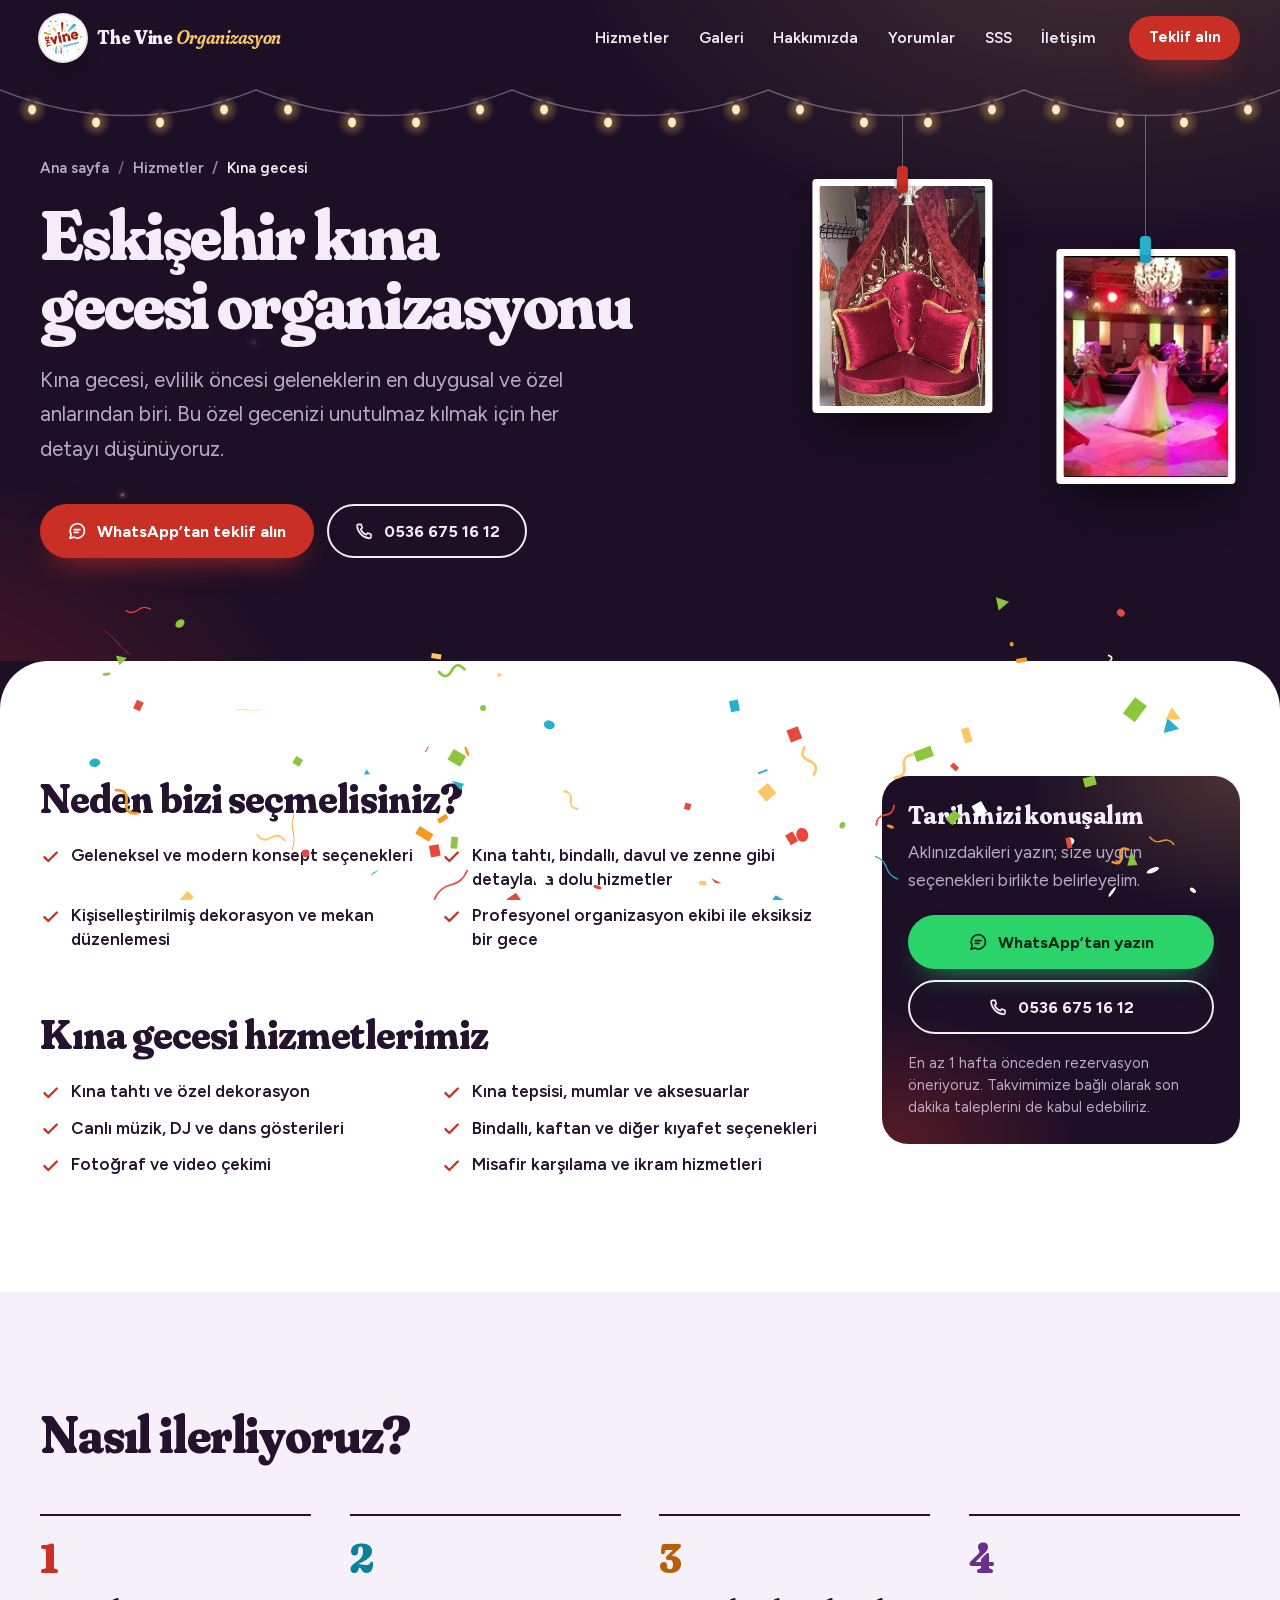
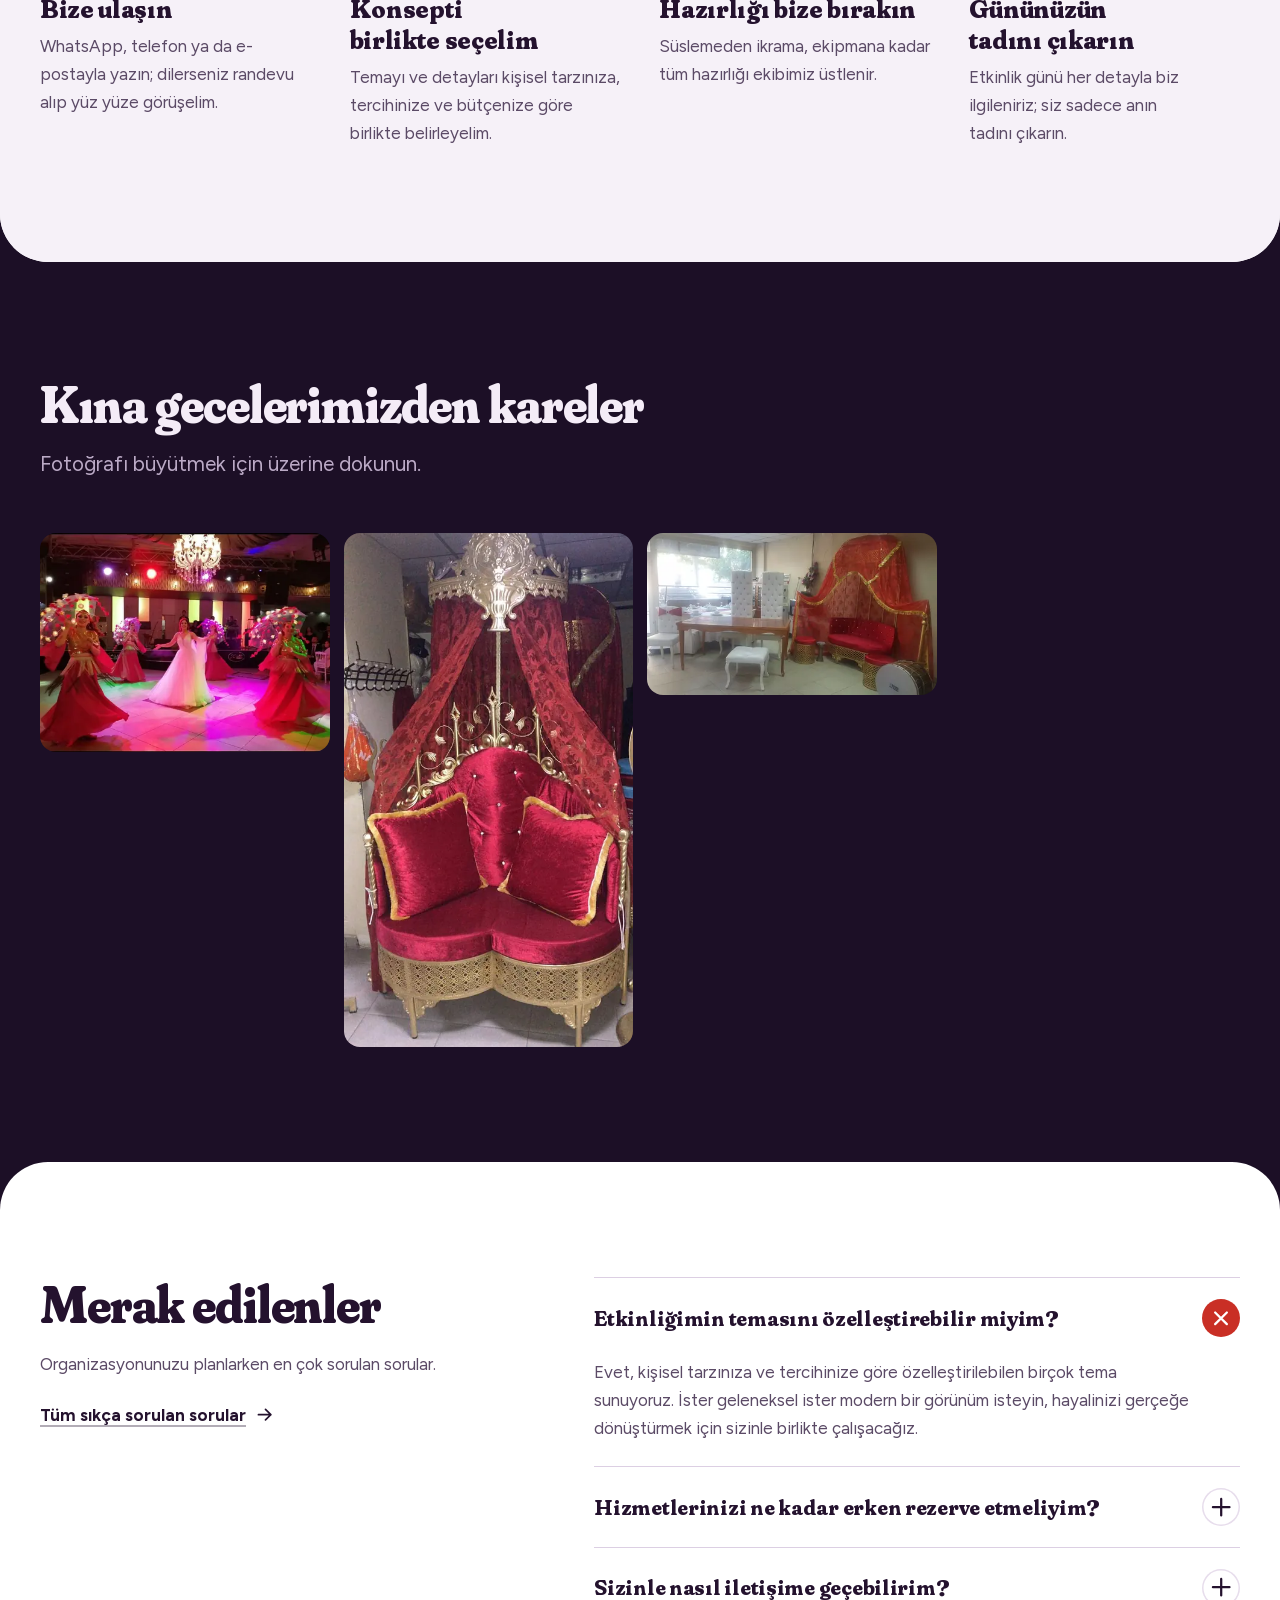
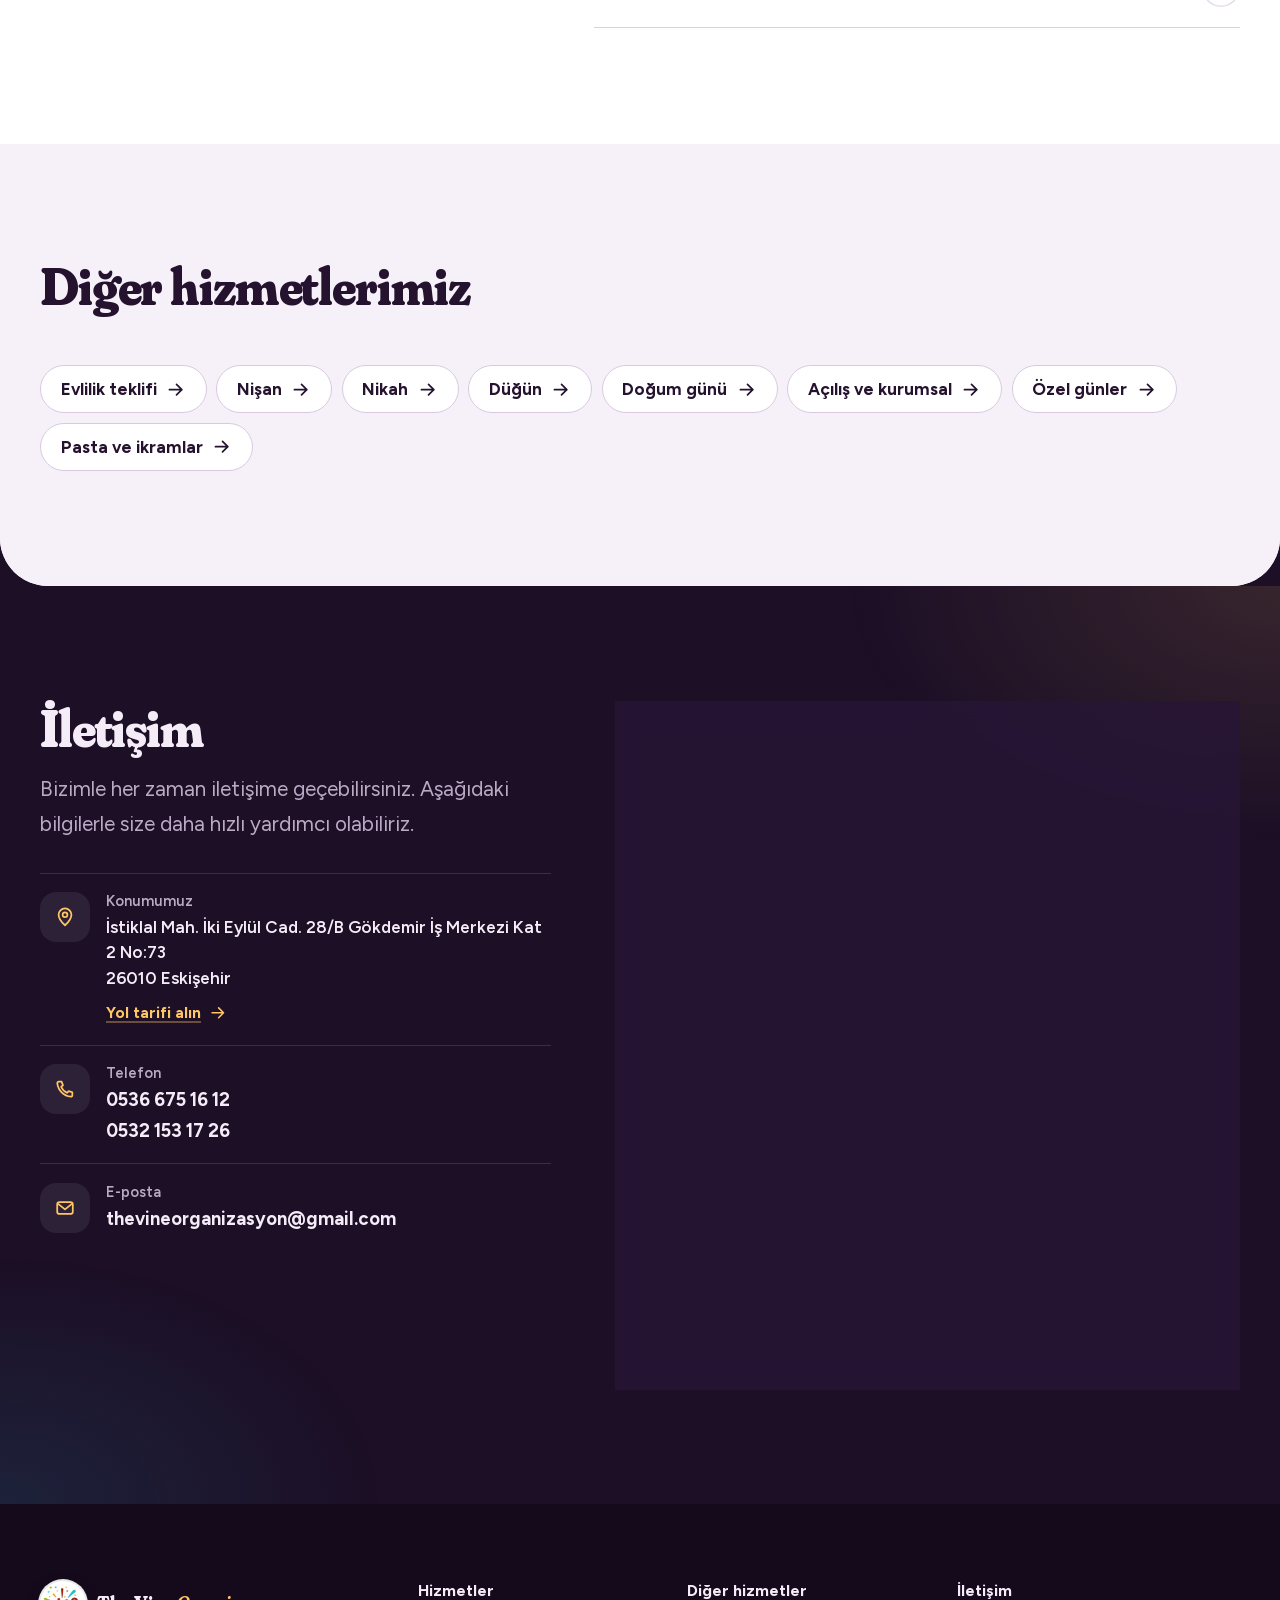
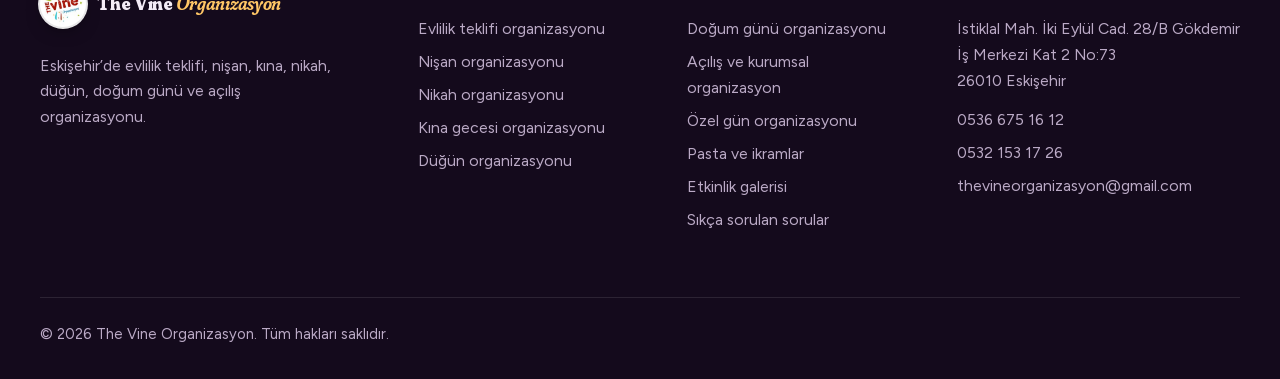
<file: eskisehir-kina-organizasyonu.html>
<!doctype html>
<html lang="tr">
<head>
  <meta charset="utf-8">
  <meta name="viewport" content="width=device-width, initial-scale=1">
  <title>Eskişehir Kına Gecesi Organizasyonu | The Vine</title>
  <meta name="description" content="Eskişehir kına organizasyonu: kına tahtı, bindallı, davul ve zenne, kına tepsisi, canlı müzik ve DJ. Geleneksel ya da modern kına gecenizi biz hazırlayalım.">
  <link rel="canonical" href="https://thevineorganizasyon.com.tr/eskisehir-kina-organizasyonu.html">
  <meta name="robots" content="index, follow, max-image-preview:large, max-snippet:-1, max-video-preview:-1">
  <meta name="author" content="The Vine Organizasyon">
  <meta name="geo.region" content="TR-26">
  <meta name="geo.placename" content="Eskişehir">
  <meta name="geo.position" content="39.7736;30.5147">
  <meta name="ICBM" content="39.7736, 30.5147">
  <meta name="format-detection" content="telephone=no">
  <meta name="theme-color" content="#1c0f26">

  <meta property="og:type" content="website">
  <meta property="og:locale" content="tr_TR">
  <meta property="og:site_name" content="The Vine Organizasyon">
  <meta property="og:title" content="Eskişehir Kına Gecesi Organizasyonu | The Vine">
  <meta property="og:description" content="Eskişehir kına organizasyonu: kına tahtı, bindallı, davul ve zenne, kına tepsisi, canlı müzik ve DJ. Geleneksel ya da modern kına gecenizi biz hazırlayalım.">
  <meta property="og:url" content="https://thevineorganizasyon.com.tr/eskisehir-kina-organizasyonu.html">
  <meta property="og:image" content="https://thevineorganizasyon.com.tr/assets/img/og/eskisehir-kina-organizasyonu.jpg">
  <meta property="og:image:width" content="1200">
  <meta property="og:image:height" content="630">
  <meta property="og:image:alt" content="Kırmızı kadife, altın işlemeli kına tahtı">
  <meta name="twitter:card" content="summary_large_image">
  <meta name="twitter:title" content="Eskişehir Kına Gecesi Organizasyonu | The Vine">
  <meta name="twitter:description" content="Eskişehir kına organizasyonu: kına tahtı, bindallı, davul ve zenne, kına tepsisi, canlı müzik ve DJ. Geleneksel ya da modern kına gecenizi biz hazırlayalım.">
  <meta name="twitter:image" content="https://thevineorganizasyon.com.tr/assets/img/og/eskisehir-kina-organizasyonu.jpg">

  <link rel="icon" href="favicon.ico" sizes="any">
  <link rel="icon" type="image/png" sizes="32x32" href="favicon-32x32.png">
  <link rel="icon" type="image/png" sizes="96x96" href="favicon-96x96.png">
  <link rel="icon" type="image/png" sizes="192x192" href="android-icon-192x192.png">
  <link rel="apple-touch-icon" sizes="180x180" href="apple-icon-180x180.png">
  <link rel="manifest" href="manifest.json">
  <meta name="msapplication-TileColor" content="#1c0f26">
  <meta name="msapplication-TileImage" content="ms-icon-144x144.png">

  <link rel="preload" href="assets/fonts/fraunces-soft.woff2" as="font" type="font/woff2" crossorigin>
  <link rel="preload" href="assets/fonts/figtree.woff2" as="font" type="font/woff2" crossorigin>
  <link rel="stylesheet" href="assets/css/site.css">
  <noscript><style>.garland{display:none}</style></noscript>
  <script type="application/ld+json">{"@context":"https://schema.org","@graph":[{"@type":"LocalBusiness","@id":"https://thevineorganizasyon.com.tr/#isletme","name":"The Vine Organizasyon","url":"https://thevineorganizasyon.com.tr/","image":["https://thevineorganizasyon.com.tr/assets/img/og/the-vine-organizasyon-eskisehir.jpg","https://thevineorganizasyon.com.tr/assets/img/galeri/evlilik-teklifi-organizasyonu-eskisehir-01-1600.webp","https://thevineorganizasyon.com.tr/assets/img/galeri/nikah-organizasyonu-eskisehir-01-1067.webp"],"logo":"https://thevineorganizasyon.com.tr/android-icon-192x192.png","telephone":"+905366751612","email":"thevineorganizasyon@gmail.com","address":{"@type":"PostalAddress","streetAddress":"İstiklal Mah. İki Eylül Cad. 28/B Gökdemir İş Merkezi Kat 2 No:73","addressLocality":"Eskişehir","addressRegion":"Eskişehir","postalCode":"26010","addressCountry":"TR"},"geo":{"@type":"GeoCoordinates","latitude":39.7736,"longitude":30.5147},"hasMap":"https://www.google.com/maps/search/?api=1&query=The%20Vine%20Organizasyon%20Eski%C5%9Fehir&query_place_id=ChIJ27g5KmMXzBQR4dvRUMMFYt8","areaServed":{"@type":"City","name":"Eskişehir"}},{"@type":"WebSite","@id":"https://thevineorganizasyon.com.tr/#site","url":"https://thevineorganizasyon.com.tr/","name":"The Vine Organizasyon","inLanguage":"tr-TR","publisher":{"@id":"https://thevineorganizasyon.com.tr/#isletme"}},{"@type":"WebPage","@id":"https://thevineorganizasyon.com.tr/eskisehir-kina-organizasyonu.html#sayfa","url":"https://thevineorganizasyon.com.tr/eskisehir-kina-organizasyonu.html","name":"Eskişehir Kına Gecesi Organizasyonu | The Vine","description":"Eskişehir kına organizasyonu: kına tahtı, bindallı, davul ve zenne, kına tepsisi, canlı müzik ve DJ. Geleneksel ya da modern kına gecenizi biz hazırlayalım.","inLanguage":"tr-TR","isPartOf":{"@id":"https://thevineorganizasyon.com.tr/#site"},"breadcrumb":{"@id":"https://thevineorganizasyon.com.tr/eskisehir-kina-organizasyonu.html#yol"},"primaryImageOfPage":{"@type":"ImageObject","url":"https://thevineorganizasyon.com.tr/assets/img/og/eskisehir-kina-organizasyonu.jpg"}},{"@type":"Service","@id":"https://thevineorganizasyon.com.tr/eskisehir-kina-organizasyonu.html#hizmet","name":"Eskişehir kına gecesi organizasyonu","serviceType":"Kına gecesi organizasyonu","description":"Eskişehir kına organizasyonu: kına tahtı, bindallı, davul ve zenne, kına tepsisi, canlı müzik ve DJ. Geleneksel ya da modern kına gecenizi biz hazırlayalım.","url":"https://thevineorganizasyon.com.tr/eskisehir-kina-organizasyonu.html","image":["https://thevineorganizasyon.com.tr/assets/img/galeri/kina-gecesi-organizasyonu-eskisehir-01-1080.webp","https://thevineorganizasyon.com.tr/assets/img/galeri/kina-gecesi-organizasyonu-eskisehir-02-720.webp","https://thevineorganizasyon.com.tr/assets/img/galeri/kina-gecesi-organizasyonu-eskisehir-03-1328.webp"],"provider":{"@id":"https://thevineorganizasyon.com.tr/#isletme"},"areaServed":{"@type":"City","name":"Eskişehir"}},{"@type":"BreadcrumbList","@id":"https://thevineorganizasyon.com.tr/eskisehir-kina-organizasyonu.html#yol","itemListElement":[{"@type":"ListItem","position":1,"name":"Ana sayfa","item":"https://thevineorganizasyon.com.tr/"},{"@type":"ListItem","position":2,"name":"Hizmetler","item":"https://thevineorganizasyon.com.tr/#hizmetler"},{"@type":"ListItem","position":3,"name":"Kına gecesi","item":"https://thevineorganizasyon.com.tr/eskisehir-kina-organizasyonu.html"}]}]}</script>
  <script src="assets/js/site.js" defer></script>
</head>
<body>
<a class="skip" href="#icerik">İçeriğe geç</a>

<svg width="0" height="0" style="position:absolute" aria-hidden="true" focusable="false">
  <symbol id="i-chat" viewBox="0 0 24 24"><path d="M20.5 11.6a8.4 8.4 0 0 1-12.4 7.4L3.5 20.3l1.4-4.4a8.4 8.4 0 1 1 15.6-4.3Z"/><path d="M8.6 10.2h6.8M8.6 13.4h4.4"/></symbol>
  <symbol id="i-phone" viewBox="0 0 24 24"><path d="M5.2 4h3.1l1.5 4-2 1.5a12.2 12.2 0 0 0 6.7 6.7l1.5-2 4 1.5v3.1a1.6 1.6 0 0 1-1.7 1.6A16.4 16.4 0 0 1 3.6 5.7 1.6 1.6 0 0 1 5.2 4Z"/></symbol>
  <symbol id="i-mail" viewBox="0 0 24 24"><rect x="3.5" y="5.5" width="17" height="13" rx="2.5"/><path d="m4.5 7.5 7.5 6 7.5-6"/></symbol>
  <symbol id="i-pin" viewBox="0 0 24 24"><path d="M12 21s7-6 7-11.4A7 7 0 0 0 5 9.6C5 15 12 21 12 21Z"/><circle cx="12" cy="9.6" r="2.6"/></symbol>
  <symbol id="i-arrow" viewBox="0 0 24 24"><path d="M5 12h14M13 6l6 6-6 6"/></symbol>
  <symbol id="i-play" viewBox="0 0 24 24"><path d="M8 5.2v13.6a.8.8 0 0 0 1.2.7l11-6.8a.8.8 0 0 0 0-1.4l-11-6.8a.8.8 0 0 0-1.2.7Z"/></symbol>
  <symbol id="i-plus" viewBox="0 0 24 24"><path d="M12 5v14M5 12h14"/></symbol>
  <symbol id="i-check" viewBox="0 0 24 24"><path d="m5 12.6 4.4 4.4L19 7.4"/></symbol>
  <symbol id="i-star" viewBox="0 0 24 24"><path d="m12 2.9 2.7 5.8 6.4.8-4.7 4.4 1.2 6.3L12 17.1l-5.6 3.1 1.2-6.3-4.7-4.4 6.4-.8L12 2.9Z"/></symbol>
  <symbol id="i-map" viewBox="0 0 24 24"><path d="m9 19.5-5-2V5l5 2 6-2 5 2v12.5l-5-2-6 2ZM9 7v12.5M15 5v12.5"/></symbol>
  <symbol id="c-1" viewBox="0 0 40 40"><circle cx="20" cy="20" r="11.5" fill="none" stroke="currentColor" stroke-width="7"/></symbol>
  <symbol id="c-2" viewBox="0 0 40 40"><path d="M20 6 35 32H5Z" fill="currentColor" stroke="currentColor" stroke-width="4" stroke-linejoin="round"/></symbol>
  <symbol id="c-3" viewBox="0 0 40 40"><path d="M4 25c4-13 9-13 13-1s9 12 13-1 5-9 7-9" fill="none" stroke="currentColor" stroke-width="6" stroke-linecap="round"/></symbol>
  <symbol id="c-4" viewBox="0 0 40 40"><path d="M20 2c2 11 7 16 18 18-11 2-16 7-18 18-2-11-7-16-18-18 11-2 16-7 18-18Z" fill="currentColor"/></symbol>
  <symbol id="c-5" viewBox="0 0 40 40"><rect x="10" y="5" width="20" height="30" rx="5" transform="rotate(18 20 20)" fill="currentColor"/></symbol>
  <symbol id="c-6" viewBox="0 0 40 40"><path d="M3 27a17 17 0 0 1 34 0Z" fill="currentColor" stroke="currentColor" stroke-width="3" stroke-linejoin="round"/></symbol>
</svg>

<canvas id="sahne-arka" class="stage stage--back" aria-hidden="true"></canvas>

<header class="site-header">
  <div class="wrap site-header__in">
    <a class="brand" href="./" aria-label="The Vine Organizasyon ana sayfa">
      <img class="brand__logo" src="assets/img/logo-the-vine-organizasyon.jpg" width="46" height="46" alt="">
      <span class="brand__name">The Vine <em>Organizasyon</em></span>
    </a>
    <nav class="nav" id="menu" aria-label="Ana menü">
      <ul>
        <li style="--i:0"><a href="./#hizmetler">Hizmetler</a></li>
        <li style="--i:1"><a href="#galeri">Galeri</a></li>
        <li style="--i:2"><a href="./#hakkimizda">Hakkımızda</a></li>
        <li style="--i:3"><a href="./#yorumlar">Yorumlar</a></li>
        <li style="--i:4"><a href="#sss">SSS</a></li>
        <li style="--i:5"><a href="#iletisim">İletişim</a></li>
      </ul>
      <div class="nav__extra">
        <a class="btn btn--wa" href="https://wa.me/905321531726?text=Merhaba%2C%20organizasyon%20i%C3%A7in%20bilgi%20almak%20istiyorum." target="_blank" rel="noopener"><svg class="ikon" viewBox="0 0 24 24" aria-hidden="true" focusable="false"><use href="#i-chat"/></svg> WhatsApp’tan yazın</a>
        <a class="btn btn--ghost" href="tel:+905366751612"><svg class="ikon" viewBox="0 0 24 24" aria-hidden="true" focusable="false"><use href="#i-phone"/></svg> 0536 675 16 12</a>
      </div>
    </nav>
    <a class="btn btn--primary btn--sm header-cta" href="#iletisim">Teklif alın</a>
    <button class="nav-toggle" type="button" aria-expanded="false" aria-controls="menu" aria-label="Menüyü aç"><span></span></button>
  </div>
</header>

<main id="icerik">
<section class="page-hero" data-stage>
  <div class="garland" data-garland>
    <svg class="garland__wire" aria-hidden="true" focusable="false"></svg>
    <span class="hanger" data-x="0.705" data-xs="0.3" style="--k:0.45; --n:0; --dur:6.4s; --delay:-1.1s; --pin:var(--kirmizi)">
      <span class="hanger__body">
        <span class="hanger__pin" aria-hidden="true"></span>
        <img src="assets/img/galeri/kina-gecesi-organizasyonu-eskisehir-02-480.webp" srcset="assets/img/galeri/kina-gecesi-organizasyonu-eskisehir-02-320.webp 320w, assets/img/galeri/kina-gecesi-organizasyonu-eskisehir-02-480.webp 480w" sizes="(min-width: 1000px) 14vw, (min-width: 620px) 21vw, 27vw" width="480" height="853" alt="Kırmızı kadife, altın işlemeli kına tahtı" fetchpriority="high" decoding="async">
      </span>
    </span>
    <span class="hanger" data-x="0.895" data-xs="0.7" style="--k:0.95; --n:1; --dur:7.6s; --delay:-3.3s; --pin:var(--turkuaz)">
      <span class="hanger__body">
        <span class="hanger__pin" aria-hidden="true"></span>
        <img src="assets/img/galeri/kina-gecesi-organizasyonu-eskisehir-01-480.webp" srcset="assets/img/galeri/kina-gecesi-organizasyonu-eskisehir-01-320.webp 320w, assets/img/galeri/kina-gecesi-organizasyonu-eskisehir-01-480.webp 480w" sizes="(min-width: 1000px) 14vw, (min-width: 620px) 21vw, 27vw" width="480" height="364" alt="Kına gecesinde bindallılı dans gösterisi" decoding="async">
      </span>
    </span>
  </div>
  <div class="wrap page-hero__in">
    <div>
      <nav class="crumbs" aria-label="Sayfa yolu">
        <ol>
          <li><a href="./">Ana sayfa</a></li>
          <li><a href="./#hizmetler">Hizmetler</a></li>
          <li aria-current="page">Kına gecesi</li>
        </ol>
      </nav>
      <h1>Eskişehir kına gecesi organizasyonu</h1>
      <p class="lead">Kına gecesi, evlilik öncesi geleneklerin en duygusal ve özel anlarından biri. Bu özel gecenizi unutulmaz kılmak için her detayı düşünüyoruz.</p>
      <div class="hero__actions">
        <a class="btn btn--primary" href="https://wa.me/905321531726?text=Merhaba%2C%20k%C4%B1na%20gecesi%20organizasyonu%20hakk%C4%B1nda%20bilgi%20almak%20istiyorum." target="_blank" rel="noopener" data-burst><svg class="ikon" viewBox="0 0 24 24" aria-hidden="true" focusable="false"><use href="#i-chat"/></svg> WhatsApp’tan teklif alın</a>
        <a class="btn btn--ghost" href="tel:+905366751612"><svg class="ikon" viewBox="0 0 24 24" aria-hidden="true" focusable="false"><use href="#i-phone"/></svg> 0536 675 16 12</a>
      </div>
    </div>
  </div>
</section>

<div class="sheet">
  <section class="section">
    <div class="wrap prose-grid">
      <article class="prose">
        <h2 class="reveal">Neden bizi seçmelisiniz?</h2>
        <ul class="ticklist reveal">
          <li><svg class="ikon" viewBox="0 0 24 24" aria-hidden="true" focusable="false"><use href="#i-check"/></svg> Geleneksel ve modern konsept seçenekleri</li>
          <li><svg class="ikon" viewBox="0 0 24 24" aria-hidden="true" focusable="false"><use href="#i-check"/></svg> Kına tahtı, bindallı, davul ve zenne gibi detaylarla dolu hizmetler</li>
          <li><svg class="ikon" viewBox="0 0 24 24" aria-hidden="true" focusable="false"><use href="#i-check"/></svg> Kişiselleştirilmiş dekorasyon ve mekan düzenlemesi</li>
          <li><svg class="ikon" viewBox="0 0 24 24" aria-hidden="true" focusable="false"><use href="#i-check"/></svg> Profesyonel organizasyon ekibi ile eksiksiz bir gece</li>
        </ul>
        <h2 class="reveal">Kına gecesi hizmetlerimiz</h2>
        <ul class="ticklist reveal">
          <li><svg class="ikon" viewBox="0 0 24 24" aria-hidden="true" focusable="false"><use href="#i-check"/></svg> Kına tahtı ve özel dekorasyon</li>
          <li><svg class="ikon" viewBox="0 0 24 24" aria-hidden="true" focusable="false"><use href="#i-check"/></svg> Kına tepsisi, mumlar ve aksesuarlar</li>
          <li><svg class="ikon" viewBox="0 0 24 24" aria-hidden="true" focusable="false"><use href="#i-check"/></svg> Canlı müzik, DJ ve dans gösterileri</li>
          <li><svg class="ikon" viewBox="0 0 24 24" aria-hidden="true" focusable="false"><use href="#i-check"/></svg> Bindallı, kaftan ve diğer kıyafet seçenekleri</li>
          <li><svg class="ikon" viewBox="0 0 24 24" aria-hidden="true" focusable="false"><use href="#i-check"/></svg> Fotoğraf ve video çekimi</li>
          <li><svg class="ikon" viewBox="0 0 24 24" aria-hidden="true" focusable="false"><use href="#i-check"/></svg> Misafir karşılama ve ikram hizmetleri</li>
        </ul>
      </article>
      <aside class="aside-card reveal" aria-label="Hızlı iletişim">
        <h2>Tarihinizi konuşalım</h2>
        <p>Aklınızdakileri yazın; size uygun seçenekleri birlikte belirleyelim.</p>
        <a class="btn btn--wa" href="https://wa.me/905321531726?text=Merhaba%2C%20k%C4%B1na%20gecesi%20organizasyonu%20hakk%C4%B1nda%20bilgi%20almak%20istiyorum." target="_blank" rel="noopener" data-burst><svg class="ikon" viewBox="0 0 24 24" aria-hidden="true" focusable="false"><use href="#i-chat"/></svg> WhatsApp’tan yazın</a>
        <a class="btn btn--ghost" href="tel:+905366751612"><svg class="ikon" viewBox="0 0 24 24" aria-hidden="true" focusable="false"><use href="#i-phone"/></svg> 0536 675 16 12</a>
        <small>En az 1 hafta önceden rezervasyon öneriyoruz. Takvimimize bağlı olarak son dakika taleplerini de kabul edebiliriz.</small>
      </aside>
    </div>
  </section>

  <section class="section section--lila">
    <div class="wrap">
      <header class="section-head">
        <h2 class="reveal">Nasıl ilerliyoruz?</h2>
      </header>
      <ol class="steps">
        <li class="reveal" style="--d:0; --c:var(--kirmizi)">
          <h3>Bize ulaşın</h3>
          <p>WhatsApp, telefon ya da e-postayla yazın; dilerseniz randevu alıp yüz yüze görüşelim.</p>
        </li>
        <li class="reveal" style="--d:1; --c:var(--turkuaz-k)">
          <h3>Konsepti birlikte seçelim</h3>
          <p>Temayı ve detayları kişisel tarzınıza, tercihinize ve bütçenize göre birlikte belirleyelim.</p>
        </li>
        <li class="reveal" style="--d:2; --c:var(--turuncu-k)">
          <h3>Hazırlığı bize bırakın</h3>
          <p>Süslemeden ikrama, ekipmana kadar tüm hazırlığı ekibimiz üstlenir.</p>
        </li>
        <li class="reveal" style="--d:3; --c:var(--mor-k)">
          <h3>Gününüzün tadını çıkarın</h3>
          <p>Etkinlik günü her detayla biz ilgileniriz; siz sadece anın tadını çıkarın.</p>
        </li>
      </ol>
    </div>
  </section>
</div>

<section class="section gallery" id="galeri" data-stage>
  <div class="wrap">
    <header class="section-head">
      <h2 class="reveal">Kına gecelerimizden kareler</h2>
      <p class="reveal" style="--d:1">Fotoğrafı büyütmek için üzerine dokunun.</p>
    </header>
    <div class="shots" data-gallery>
      <a class="shot" href="assets/img/galeri/kina-gecesi-organizasyonu-eskisehir-01-1080.webp" data-cat="kina"><img src="assets/img/galeri/kina-gecesi-organizasyonu-eskisehir-01-800.webp" srcset="assets/img/galeri/kina-gecesi-organizasyonu-eskisehir-01-480.webp 480w, assets/img/galeri/kina-gecesi-organizasyonu-eskisehir-01-800.webp 800w" sizes="(min-width: 1100px) 290px, (min-width: 641px) 31vw, 46vw" width="800" height="606" alt="Kına gecesinde bindallılı dans gösterisi" loading="lazy" decoding="async"><span class="shot__cap">Kına gecesi</span></a>
      <a class="shot" href="assets/img/galeri/kina-gecesi-organizasyonu-eskisehir-02-720.webp" data-cat="kina"><img src="assets/img/galeri/kina-gecesi-organizasyonu-eskisehir-02-720.webp" srcset="assets/img/galeri/kina-gecesi-organizasyonu-eskisehir-02-480.webp 480w, assets/img/galeri/kina-gecesi-organizasyonu-eskisehir-02-720.webp 720w" sizes="(min-width: 1100px) 290px, (min-width: 641px) 31vw, 46vw" width="720" height="1280" alt="Kırmızı kadife, altın işlemeli kına tahtı" loading="lazy" decoding="async"><span class="shot__cap">Kına gecesi</span></a>
      <a class="shot" href="assets/img/galeri/kina-gecesi-organizasyonu-eskisehir-03-1328.webp" data-cat="kina"><img src="assets/img/galeri/kina-gecesi-organizasyonu-eskisehir-03-800.webp" srcset="assets/img/galeri/kina-gecesi-organizasyonu-eskisehir-03-480.webp 480w, assets/img/galeri/kina-gecesi-organizasyonu-eskisehir-03-800.webp 800w" sizes="(min-width: 1100px) 290px, (min-width: 641px) 31vw, 46vw" width="800" height="450" alt="Kına tahtı ve davul ile hazırlanan kına gecesi salonu" loading="lazy" decoding="async"><span class="shot__cap">Kına gecesi</span></a>
    </div>
  </div>
</section>

<div class="sheet">
  <section class="section faq" id="sss">
    <div class="wrap faq__grid">
      <div class="faq__intro">
        <h2 class="reveal">Merak edilenler</h2>
        <p class="reveal" style="--d:1">Organizasyonunuzu planlarken en çok sorulan sorular.</p>
        <a class="link reveal" style="--d:2" href="./#sss">Tüm sıkça sorulan sorular <svg class="ikon" viewBox="0 0 24 24" aria-hidden="true" focusable="false"><use href="#i-arrow"/></svg></a>
      </div>
      <div class="faq-list">
        <details class="reveal" style="--d:0" name="sss" open>
          <summary><h3 style="font:inherit;letter-spacing:inherit">Etkinliğimin temasını özelleştirebilir miyim?</h3><span class="arti" aria-hidden="true"><svg class="ikon" viewBox="0 0 24 24" aria-hidden="true" focusable="false"><use href="#i-plus"/></svg></span></summary>
          <p class="cevap">Evet, kişisel tarzınıza ve tercihinize göre özelleştirilebilen birçok tema sunuyoruz. İster geleneksel ister modern bir görünüm isteyin, hayalinizi gerçeğe dönüştürmek için sizinle birlikte çalışacağız.</p>
        </details>
        <details class="reveal" style="--d:1" name="sss">
          <summary><h3 style="font:inherit;letter-spacing:inherit">Hizmetlerinizi ne kadar erken rezerve etmeliyim?</h3><span class="arti" aria-hidden="true"><svg class="ikon" viewBox="0 0 24 24" aria-hidden="true" focusable="false"><use href="#i-plus"/></svg></span></summary>
          <p class="cevap">En az 1 hafta önceden rezervasyon yapmanızı öneririz. Böylece detaylı planlama için yeterli zamanımız olur. Ancak takvimimize bağlı olarak son dakika rezervasyonlarını da kabul edebiliriz.</p>
        </details>
        <details class="reveal" style="--d:2" name="sss">
          <summary><h3 style="font:inherit;letter-spacing:inherit">Sizinle nasıl iletişime geçebilirim?</h3><span class="arti" aria-hidden="true"><svg class="ikon" viewBox="0 0 24 24" aria-hidden="true" focusable="false"><use href="#i-plus"/></svg></span></summary>
          <p class="cevap">Bize telefon, e-posta veya web sitemizdeki iletişim formu aracılığıyla ulaşabilirsiniz. Ayrıca randevu ile görüşme imkanı sunuyoruz ve tüm sorularınızı yanıtlamaktan memnuniyet duyarız.</p>
        </details>
      </div>
    </div>
  </section>

  <section class="section section--lila">
    <div class="wrap">
      <header class="section-head">
        <h2 class="reveal">Diğer hizmetlerimiz</h2>
      </header>
      <ul class="others reveal">
        <li><a href="eskisehir-evlilik-teklifi-organizasyonu.html">Evlilik teklifi <svg class="ikon" viewBox="0 0 24 24" aria-hidden="true" focusable="false"><use href="#i-arrow"/></svg></a></li>
        <li><a href="eskisehir-nisan-organizasyonu.html">Nişan <svg class="ikon" viewBox="0 0 24 24" aria-hidden="true" focusable="false"><use href="#i-arrow"/></svg></a></li>
        <li><a href="eskisehir-nikah-organizasyonu.html">Nikah <svg class="ikon" viewBox="0 0 24 24" aria-hidden="true" focusable="false"><use href="#i-arrow"/></svg></a></li>
        <li><a href="eskisehir-dugun-organizasyonu.html">Düğün <svg class="ikon" viewBox="0 0 24 24" aria-hidden="true" focusable="false"><use href="#i-arrow"/></svg></a></li>
        <li><a href="eskisehir-dogum-gunu-organizasyonu.html">Doğum günü <svg class="ikon" viewBox="0 0 24 24" aria-hidden="true" focusable="false"><use href="#i-arrow"/></svg></a></li>
        <li><a href="eskisehir-acilis-organizasyonu.html">Açılış ve kurumsal <svg class="ikon" viewBox="0 0 24 24" aria-hidden="true" focusable="false"><use href="#i-arrow"/></svg></a></li>
        <li><a href="eskisehir-ozel-gun-organizasyonu.html">Özel günler <svg class="ikon" viewBox="0 0 24 24" aria-hidden="true" focusable="false"><use href="#i-arrow"/></svg></a></li>
        <li><a href="eskisehir-pasta-ve-ikram.html">Pasta ve ikramlar <svg class="ikon" viewBox="0 0 24 24" aria-hidden="true" focusable="false"><use href="#i-arrow"/></svg></a></li>
      </ul>
    </div>
  </section>
</div>

<section class="section contact" id="iletisim" data-stage>
  <div class="wrap contact__grid">
    <div class="contact__info">
      <h2 class="reveal">İletişim</h2>
      <p class="reveal" style="--d:1">Bizimle her zaman iletişime geçebilirsiniz. Aşağıdaki bilgilerle size daha hızlı yardımcı olabiliriz.</p>
      <ul class="contact-list">
        <li class="reveal" style="--d:2">
          <span class="kutu"><svg class="ikon" viewBox="0 0 24 24" aria-hidden="true" focusable="false"><use href="#i-pin"/></svg></span>
          <div>
            <h3>Konumumuz</h3>
            <address>İstiklal Mah. İki Eylül Cad. 28/B Gökdemir İş Merkezi Kat 2 No:73<br>26010 Eskişehir</address>
            <a class="link" href="https://www.google.com/maps/dir/?api=1&amp;destination=The%20Vine%20Organizasyon%20Eski%C5%9Fehir&amp;destination_place_id=ChIJ27g5KmMXzBQR4dvRUMMFYt8" target="_blank" rel="noopener">Yol tarifi alın <svg class="ikon" viewBox="0 0 24 24" aria-hidden="true" focusable="false"><use href="#i-arrow"/></svg></a>
          </div>
        </li>
        <li class="reveal" style="--d:3">
          <span class="kutu"><svg class="ikon" viewBox="0 0 24 24" aria-hidden="true" focusable="false"><use href="#i-phone"/></svg></span>
          <div>
            <h3>Telefon</h3>
            <p><a href="tel:+905366751612">0536 675 16 12</a></p>
            <p><a href="tel:+905321531726">0532 153 17 26</a></p>
          </div>
        </li>
        <li class="reveal" style="--d:4">
          <span class="kutu"><svg class="ikon" viewBox="0 0 24 24" aria-hidden="true" focusable="false"><use href="#i-mail"/></svg></span>
          <div>
            <h3>E-posta</h3>
            <p><a href="mailto:thevineorganizasyon@gmail.com">thevineorganizasyon@gmail.com</a></p>
          </div>
        </li>
      </ul>
    </div>

    <form class="form reveal" style="--d:2" action="https://wa.me/905321531726" method="get" target="_blank" data-wa-form="905321531726">
      <div class="form__head">
        <h3>Bize yazın</h3>
        <p>Formu doldurun; mesajınız WhatsApp’ta hazır olarak açılsın. Sorularınızı en kısa sürede yanıtlarız.</p>
      </div>
      <div class="field">
        <label for="f-ad">Adınız</label>
        <input id="f-ad" name="ad" type="text" autocomplete="name" required>
      </div>
      <div class="field">
        <label for="f-tur">Etkinlik türü</label>
        <select id="f-tur" name="etkinlik">
          <option value="">Seçin</option>
          <option>Evlilik teklifi</option>
          <option>Nişan</option>
          <option>Nikah</option>
          <option selected>Kına gecesi</option>
          <option>Düğün</option>
          <option>Doğum günü</option>
          <option>Açılış / kurumsal etkinlik</option>
          <option>Özel gün</option>
          <option>Pasta ve ikram</option>
          <option>Diğer</option>
        </select>
      </div>
      <div class="field field--full">
        <label for="f-tarih">Etkinlik tarihi <span>(isteğe bağlı)</span></label>
        <input id="f-tarih" name="tarih" type="date">
      </div>
      <div class="field field--full">
        <label for="f-mesaj">Mesajınız</label>
        <textarea id="f-mesaj" name="text" rows="4" required></textarea>
      </div>
      <div class="form__actions">
        <button class="btn btn--wa" type="submit"><svg class="ikon" viewBox="0 0 24 24" aria-hidden="true" focusable="false"><use href="#i-chat"/></svg> WhatsApp’ta gönderin</button>
        <button class="btn btn--ghost" type="button" data-mail="thevineorganizasyon@gmail.com"><svg class="ikon" viewBox="0 0 24 24" aria-hidden="true" focusable="false"><use href="#i-mail"/></svg> E-postayla gönderin</button>
      </div>
      <p class="form__note" role="status" aria-live="polite"></p>
    </form>
  </div>
</section></main>

<footer class="site-footer">
  <div class="wrap">
    <div class="site-footer__grid">
      <div>
        <a class="brand" href="./" aria-label="The Vine Organizasyon ana sayfa">
          <img class="brand__logo" src="assets/img/logo-the-vine-organizasyon.jpg" width="46" height="46" alt="" loading="lazy">
          <span class="brand__name">The Vine <em>Organizasyon</em></span>
        </a>
        <p class="site-footer__about">Eskişehir’de evlilik teklifi, nişan, kına, nikah, düğün, doğum günü ve açılış organizasyonu.</p>
      </div>
      <nav aria-label="Hizmetler">
        <h2>Hizmetler</h2>
        <ul>
          <li><a href="eskisehir-evlilik-teklifi-organizasyonu.html">Evlilik teklifi organizasyonu</a></li>
          <li><a href="eskisehir-nisan-organizasyonu.html">Nişan organizasyonu</a></li>
          <li><a href="eskisehir-nikah-organizasyonu.html">Nikah organizasyonu</a></li>
          <li><a href="eskisehir-kina-organizasyonu.html">Kına gecesi organizasyonu</a></li>
          <li><a href="eskisehir-dugun-organizasyonu.html">Düğün organizasyonu</a></li>
        </ul>
      </nav>
      <nav aria-label="Diğer hizmetler">
        <h2>Diğer hizmetler</h2>
        <ul>
          <li><a href="eskisehir-dogum-gunu-organizasyonu.html">Doğum günü organizasyonu</a></li>
          <li><a href="eskisehir-acilis-organizasyonu.html">Açılış ve kurumsal organizasyon</a></li>
          <li><a href="eskisehir-ozel-gun-organizasyonu.html">Özel gün organizasyonu</a></li>
          <li><a href="eskisehir-pasta-ve-ikram.html">Pasta ve ikramlar</a></li>
          <li><a href="#galeri">Etkinlik galerisi</a></li>
          <li><a href="#sss">Sıkça sorulan sorular</a></li>
        </ul>
      </nav>
      <div>
        <h2>İletişim</h2>
        <address>İstiklal Mah. İki Eylül Cad. 28/B Gökdemir İş Merkezi Kat 2 No:73<br>26010 Eskişehir</address>
        <ul style="margin-top:.8rem">
          <li><a href="tel:+905366751612">0536 675 16 12</a></li>
          <li><a href="tel:+905321531726">0532 153 17 26</a></li>
          <li><a href="mailto:thevineorganizasyon@gmail.com">thevineorganizasyon@gmail.com</a></li>
        </ul>
      </div>
    </div>
    <p class="site-footer__bottom">© <span data-year>2026</span> The Vine Organizasyon. Tüm hakları saklıdır.</p>
  </div>
</footer>

<div class="quick">
  <a class="btn quick__call" href="tel:+905366751612"><svg class="ikon" viewBox="0 0 24 24" aria-hidden="true" focusable="false"><use href="#i-phone"/></svg> Hemen arayın</a>
  <a class="btn btn--wa" href="https://wa.me/905321531726?text=Merhaba%2C%20k%C4%B1na%20gecesi%20organizasyonu%20hakk%C4%B1nda%20bilgi%20almak%20istiyorum." target="_blank" rel="noopener"><svg class="ikon" viewBox="0 0 24 24" aria-hidden="true" focusable="false"><use href="#i-chat"/></svg> <span>WhatsApp<span class="quick__more">’tan yazın</span></span></a>
</div>

<canvas id="sahne-on" class="stage stage--front" aria-hidden="true"></canvas>
</body>
</html>
</file>
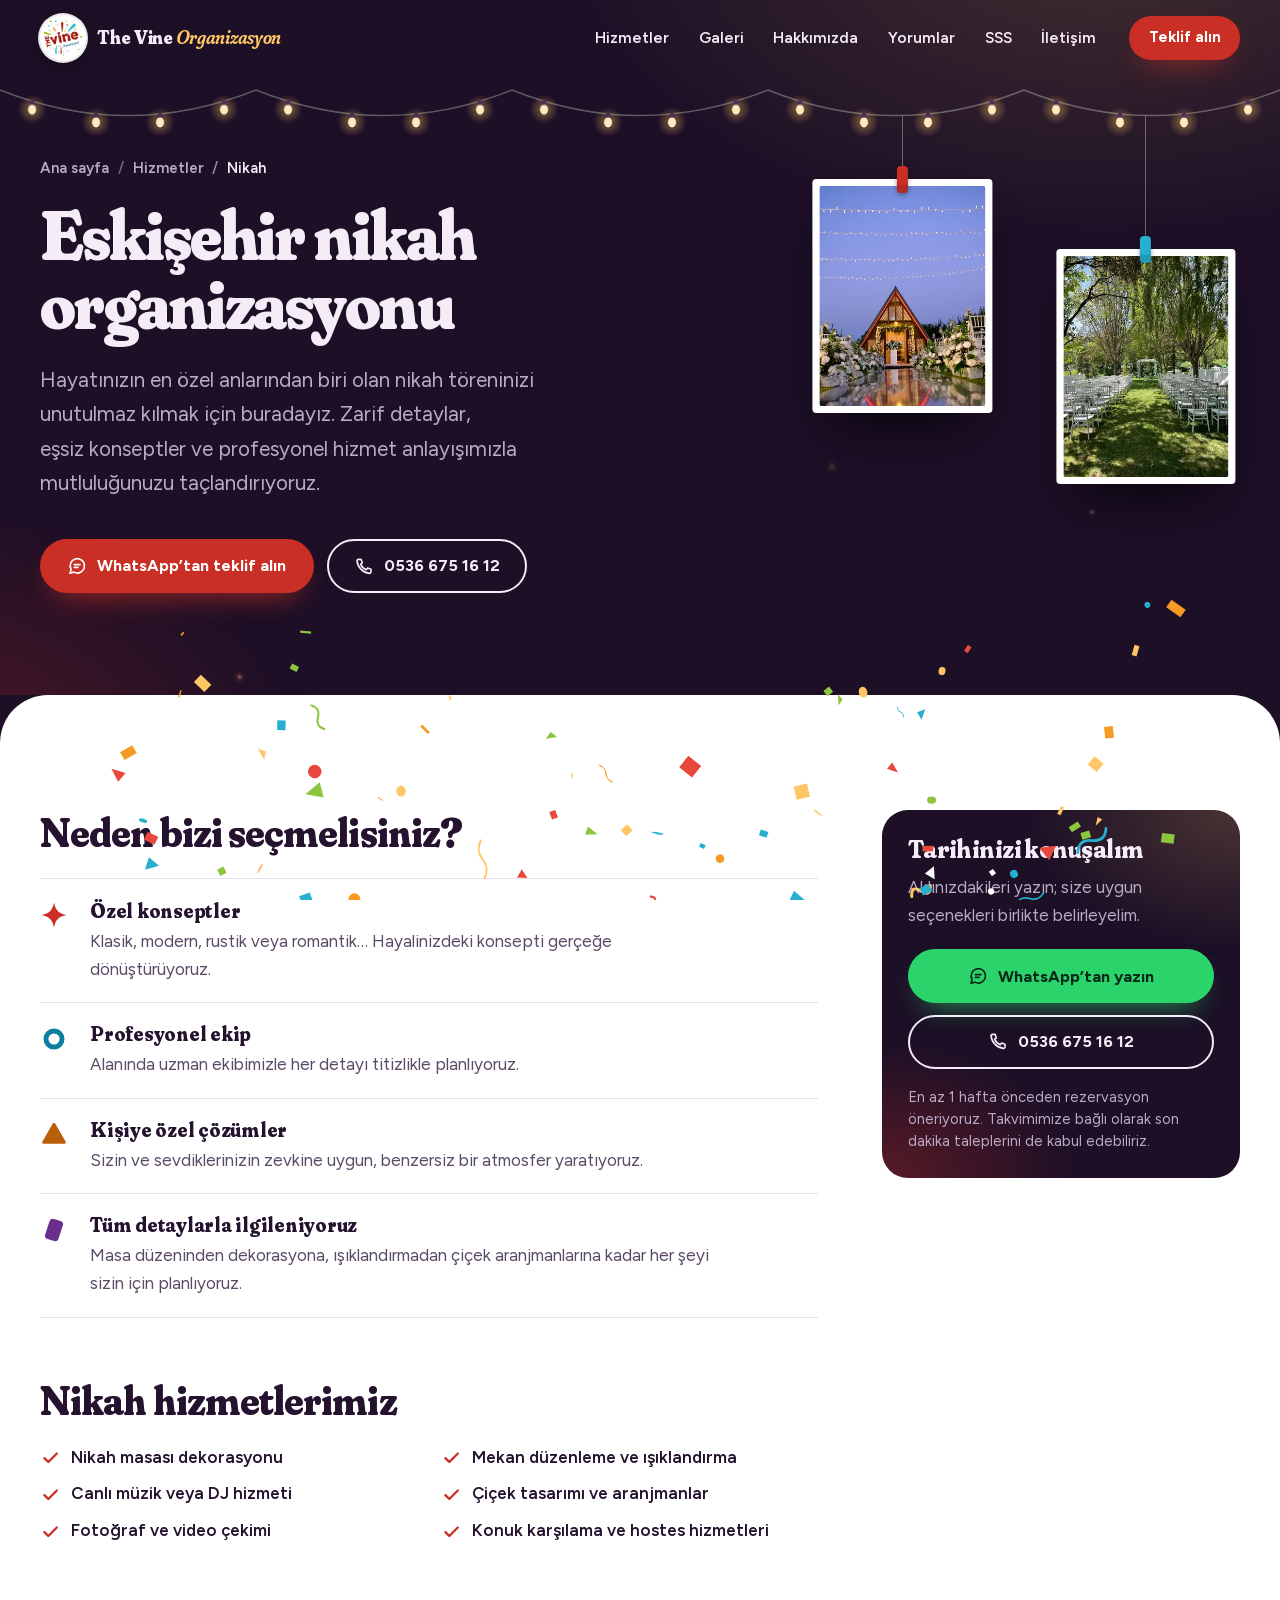
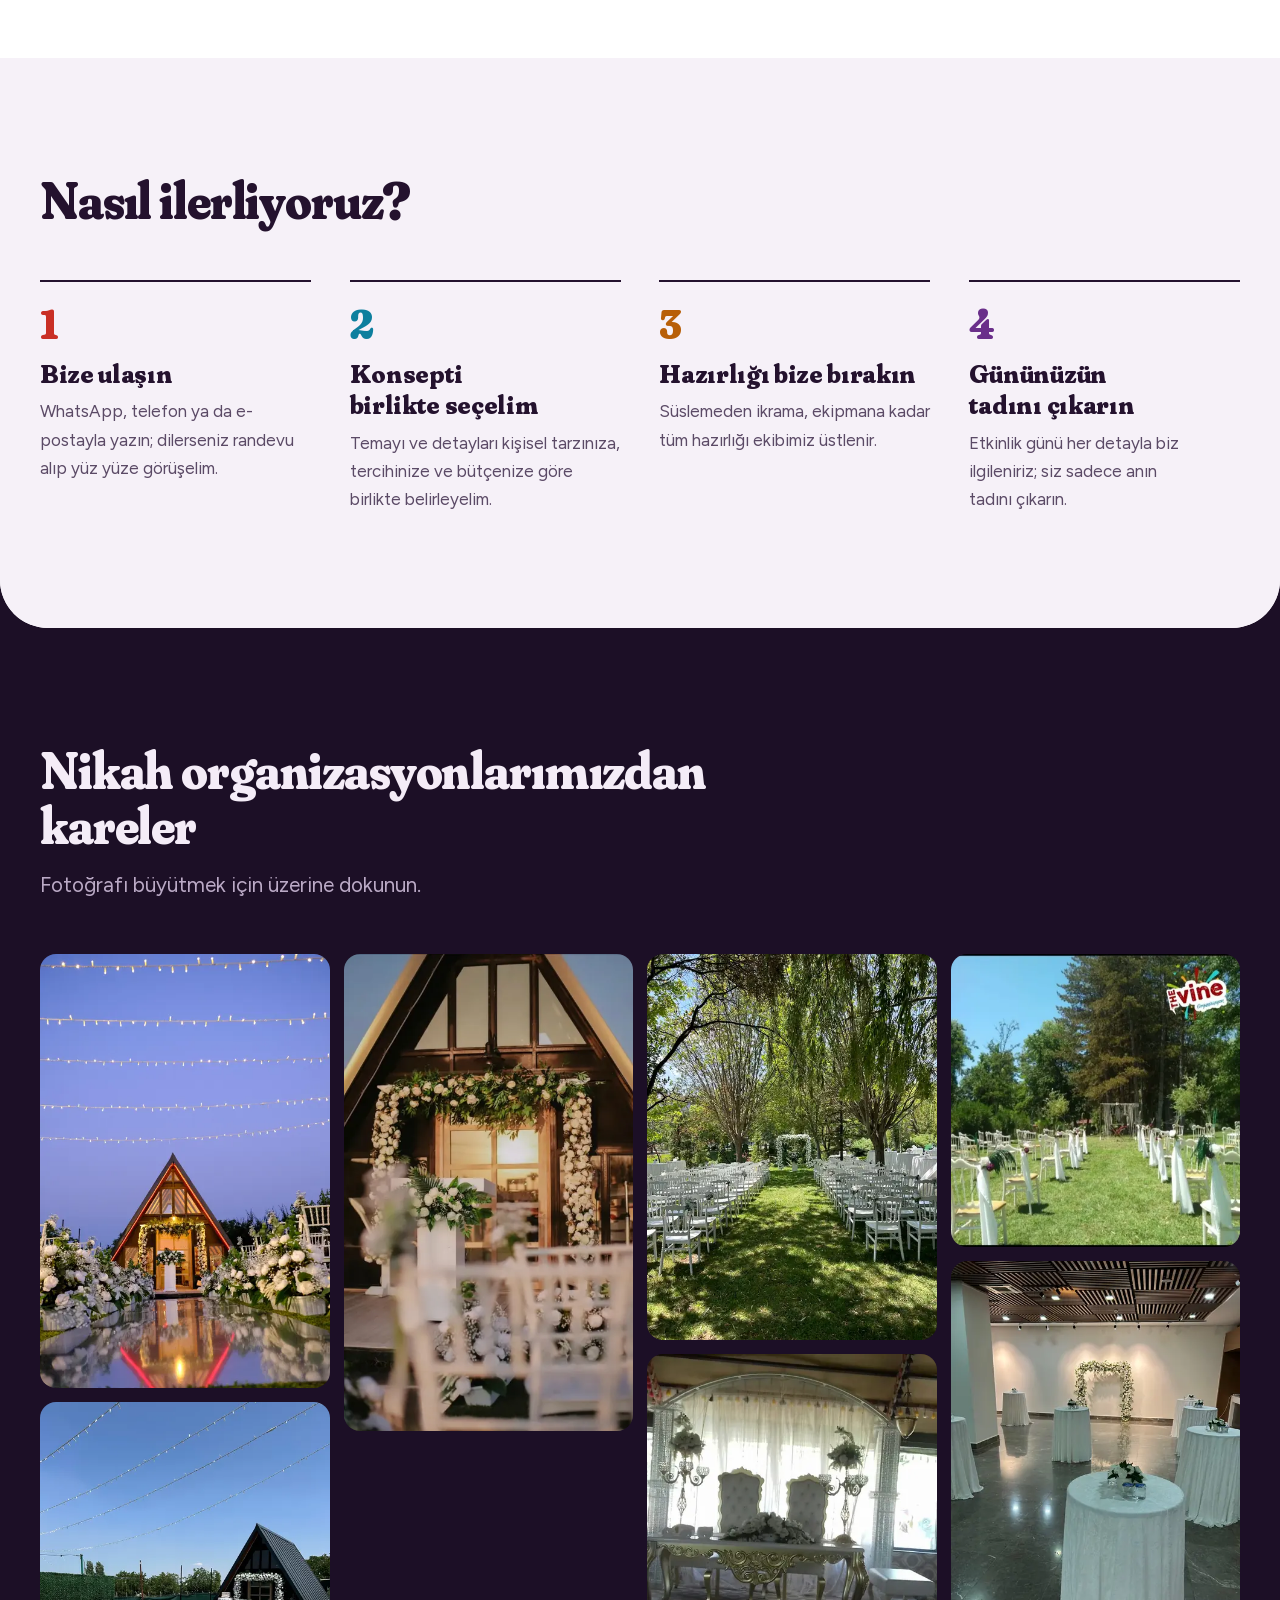
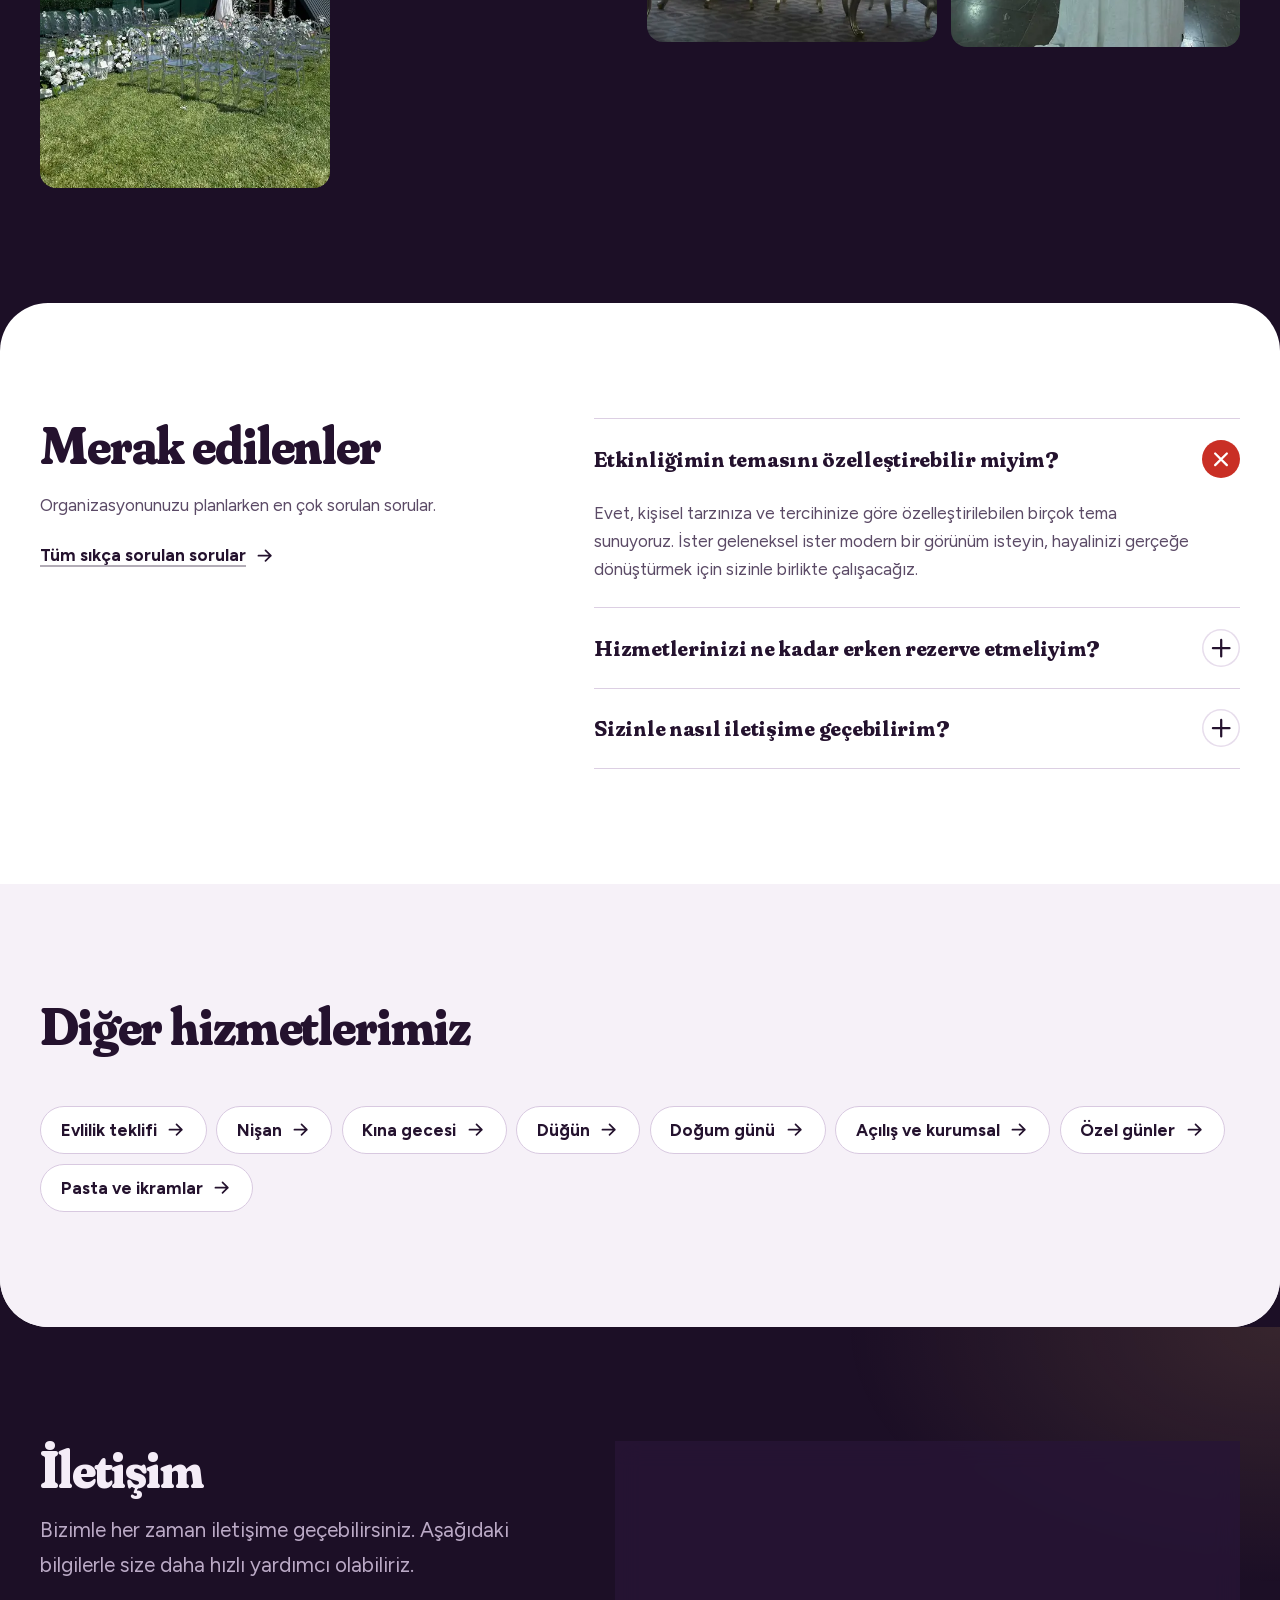
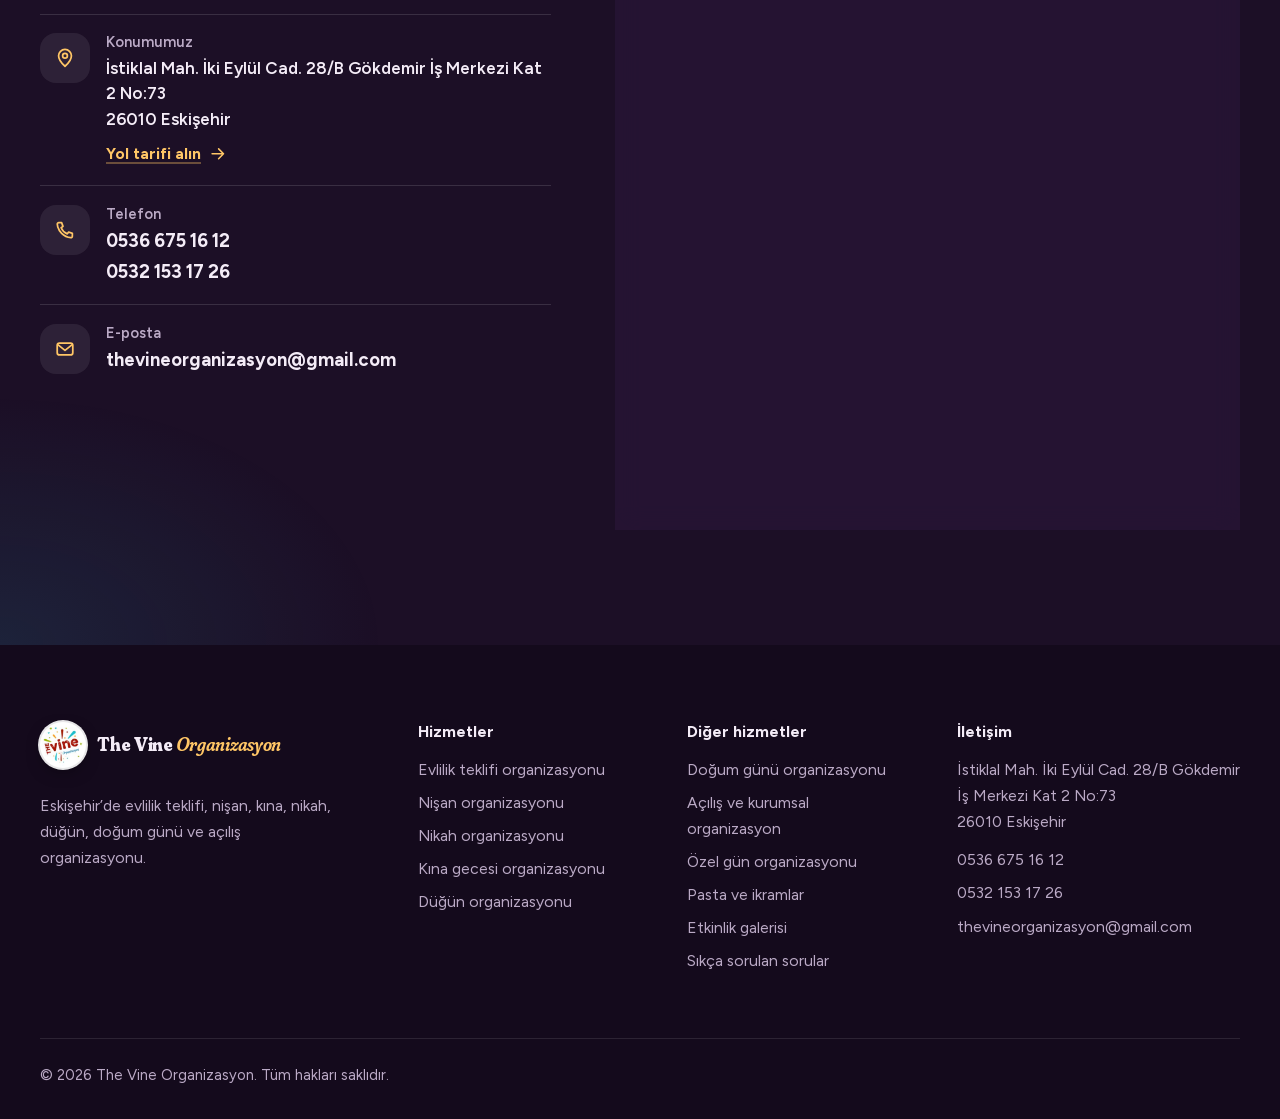
<file: eskisehir-nikah-organizasyonu.html>
<!doctype html>
<html lang="tr">
<head>
  <meta charset="utf-8">
  <meta name="viewport" content="width=device-width, initial-scale=1">
  <title>Eskişehir Nikah Organizasyonu | The Vine Organizasyon</title>
  <meta name="description" content="Eskişehir nikah organizasyonu: nikah masası dekorasyonu, çiçek tasarımı, ışıklandırma, müzik ve konuk karşılama. Klasik, modern, rustik ya da romantik konsept.">
  <link rel="canonical" href="https://thevineorganizasyon.com.tr/eskisehir-nikah-organizasyonu.html">
  <meta name="robots" content="index, follow, max-image-preview:large, max-snippet:-1, max-video-preview:-1">
  <meta name="author" content="The Vine Organizasyon">
  <meta name="geo.region" content="TR-26">
  <meta name="geo.placename" content="Eskişehir">
  <meta name="geo.position" content="39.7736;30.5147">
  <meta name="ICBM" content="39.7736, 30.5147">
  <meta name="format-detection" content="telephone=no">
  <meta name="theme-color" content="#1c0f26">

  <meta property="og:type" content="website">
  <meta property="og:locale" content="tr_TR">
  <meta property="og:site_name" content="The Vine Organizasyon">
  <meta property="og:title" content="Eskişehir Nikah Organizasyonu | The Vine Organizasyon">
  <meta property="og:description" content="Eskişehir nikah organizasyonu: nikah masası dekorasyonu, çiçek tasarımı, ışıklandırma, müzik ve konuk karşılama. Klasik, modern, rustik ya da romantik konsept.">
  <meta property="og:url" content="https://thevineorganizasyon.com.tr/eskisehir-nikah-organizasyonu.html">
  <meta property="og:image" content="https://thevineorganizasyon.com.tr/assets/img/og/eskisehir-nikah-organizasyonu.jpg">
  <meta property="og:image:width" content="1200">
  <meta property="og:image:height" content="630">
  <meta property="og:image:alt" content="Gün batımında ışık zincirleri altında, çiçeklerle süslü üçgen evde nikah alanı">
  <meta name="twitter:card" content="summary_large_image">
  <meta name="twitter:title" content="Eskişehir Nikah Organizasyonu | The Vine Organizasyon">
  <meta name="twitter:description" content="Eskişehir nikah organizasyonu: nikah masası dekorasyonu, çiçek tasarımı, ışıklandırma, müzik ve konuk karşılama. Klasik, modern, rustik ya da romantik konsept.">
  <meta name="twitter:image" content="https://thevineorganizasyon.com.tr/assets/img/og/eskisehir-nikah-organizasyonu.jpg">

  <link rel="icon" href="favicon.ico" sizes="any">
  <link rel="icon" type="image/png" sizes="32x32" href="favicon-32x32.png">
  <link rel="icon" type="image/png" sizes="96x96" href="favicon-96x96.png">
  <link rel="icon" type="image/png" sizes="192x192" href="android-icon-192x192.png">
  <link rel="apple-touch-icon" sizes="180x180" href="apple-icon-180x180.png">
  <link rel="manifest" href="manifest.json">
  <meta name="msapplication-TileColor" content="#1c0f26">
  <meta name="msapplication-TileImage" content="ms-icon-144x144.png">

  <link rel="preload" href="assets/fonts/fraunces-soft.woff2" as="font" type="font/woff2" crossorigin>
  <link rel="preload" href="assets/fonts/figtree.woff2" as="font" type="font/woff2" crossorigin>
  <link rel="stylesheet" href="assets/css/site.css">
  <noscript><style>.garland{display:none}</style></noscript>
  <script type="application/ld+json">{"@context":"https://schema.org","@graph":[{"@type":"LocalBusiness","@id":"https://thevineorganizasyon.com.tr/#isletme","name":"The Vine Organizasyon","url":"https://thevineorganizasyon.com.tr/","image":["https://thevineorganizasyon.com.tr/assets/img/og/the-vine-organizasyon-eskisehir.jpg","https://thevineorganizasyon.com.tr/assets/img/galeri/evlilik-teklifi-organizasyonu-eskisehir-01-1600.webp","https://thevineorganizasyon.com.tr/assets/img/galeri/nikah-organizasyonu-eskisehir-01-1067.webp"],"logo":"https://thevineorganizasyon.com.tr/android-icon-192x192.png","telephone":"+905366751612","email":"thevineorganizasyon@gmail.com","address":{"@type":"PostalAddress","streetAddress":"İstiklal Mah. İki Eylül Cad. 28/B Gökdemir İş Merkezi Kat 2 No:73","addressLocality":"Eskişehir","addressRegion":"Eskişehir","postalCode":"26010","addressCountry":"TR"},"geo":{"@type":"GeoCoordinates","latitude":39.7736,"longitude":30.5147},"hasMap":"https://www.google.com/maps/search/?api=1&query=The%20Vine%20Organizasyon%20Eski%C5%9Fehir&query_place_id=ChIJ27g5KmMXzBQR4dvRUMMFYt8","areaServed":{"@type":"City","name":"Eskişehir"}},{"@type":"WebSite","@id":"https://thevineorganizasyon.com.tr/#site","url":"https://thevineorganizasyon.com.tr/","name":"The Vine Organizasyon","inLanguage":"tr-TR","publisher":{"@id":"https://thevineorganizasyon.com.tr/#isletme"}},{"@type":"WebPage","@id":"https://thevineorganizasyon.com.tr/eskisehir-nikah-organizasyonu.html#sayfa","url":"https://thevineorganizasyon.com.tr/eskisehir-nikah-organizasyonu.html","name":"Eskişehir Nikah Organizasyonu | The Vine Organizasyon","description":"Eskişehir nikah organizasyonu: nikah masası dekorasyonu, çiçek tasarımı, ışıklandırma, müzik ve konuk karşılama. Klasik, modern, rustik ya da romantik konsept.","inLanguage":"tr-TR","isPartOf":{"@id":"https://thevineorganizasyon.com.tr/#site"},"breadcrumb":{"@id":"https://thevineorganizasyon.com.tr/eskisehir-nikah-organizasyonu.html#yol"},"primaryImageOfPage":{"@type":"ImageObject","url":"https://thevineorganizasyon.com.tr/assets/img/og/eskisehir-nikah-organizasyonu.jpg"}},{"@type":"Service","@id":"https://thevineorganizasyon.com.tr/eskisehir-nikah-organizasyonu.html#hizmet","name":"Eskişehir nikah organizasyonu","serviceType":"Nikah organizasyonu","description":"Eskişehir nikah organizasyonu: nikah masası dekorasyonu, çiçek tasarımı, ışıklandırma, müzik ve konuk karşılama. Klasik, modern, rustik ya da romantik konsept.","url":"https://thevineorganizasyon.com.tr/eskisehir-nikah-organizasyonu.html","image":["https://thevineorganizasyon.com.tr/assets/img/galeri/nikah-organizasyonu-eskisehir-01-1067.webp","https://thevineorganizasyon.com.tr/assets/img/galeri/nikah-organizasyonu-eskisehir-02-1200.webp","https://thevineorganizasyon.com.tr/assets/img/galeri/nikah-organizasyonu-eskisehir-03-970.webp"],"provider":{"@id":"https://thevineorganizasyon.com.tr/#isletme"},"areaServed":{"@type":"City","name":"Eskişehir"}},{"@type":"BreadcrumbList","@id":"https://thevineorganizasyon.com.tr/eskisehir-nikah-organizasyonu.html#yol","itemListElement":[{"@type":"ListItem","position":1,"name":"Ana sayfa","item":"https://thevineorganizasyon.com.tr/"},{"@type":"ListItem","position":2,"name":"Hizmetler","item":"https://thevineorganizasyon.com.tr/#hizmetler"},{"@type":"ListItem","position":3,"name":"Nikah","item":"https://thevineorganizasyon.com.tr/eskisehir-nikah-organizasyonu.html"}]}]}</script>
  <script src="assets/js/site.js" defer></script>
</head>
<body>
<a class="skip" href="#icerik">İçeriğe geç</a>

<svg width="0" height="0" style="position:absolute" aria-hidden="true" focusable="false">
  <symbol id="i-chat" viewBox="0 0 24 24"><path d="M20.5 11.6a8.4 8.4 0 0 1-12.4 7.4L3.5 20.3l1.4-4.4a8.4 8.4 0 1 1 15.6-4.3Z"/><path d="M8.6 10.2h6.8M8.6 13.4h4.4"/></symbol>
  <symbol id="i-phone" viewBox="0 0 24 24"><path d="M5.2 4h3.1l1.5 4-2 1.5a12.2 12.2 0 0 0 6.7 6.7l1.5-2 4 1.5v3.1a1.6 1.6 0 0 1-1.7 1.6A16.4 16.4 0 0 1 3.6 5.7 1.6 1.6 0 0 1 5.2 4Z"/></symbol>
  <symbol id="i-mail" viewBox="0 0 24 24"><rect x="3.5" y="5.5" width="17" height="13" rx="2.5"/><path d="m4.5 7.5 7.5 6 7.5-6"/></symbol>
  <symbol id="i-pin" viewBox="0 0 24 24"><path d="M12 21s7-6 7-11.4A7 7 0 0 0 5 9.6C5 15 12 21 12 21Z"/><circle cx="12" cy="9.6" r="2.6"/></symbol>
  <symbol id="i-arrow" viewBox="0 0 24 24"><path d="M5 12h14M13 6l6 6-6 6"/></symbol>
  <symbol id="i-play" viewBox="0 0 24 24"><path d="M8 5.2v13.6a.8.8 0 0 0 1.2.7l11-6.8a.8.8 0 0 0 0-1.4l-11-6.8a.8.8 0 0 0-1.2.7Z"/></symbol>
  <symbol id="i-plus" viewBox="0 0 24 24"><path d="M12 5v14M5 12h14"/></symbol>
  <symbol id="i-check" viewBox="0 0 24 24"><path d="m5 12.6 4.4 4.4L19 7.4"/></symbol>
  <symbol id="i-star" viewBox="0 0 24 24"><path d="m12 2.9 2.7 5.8 6.4.8-4.7 4.4 1.2 6.3L12 17.1l-5.6 3.1 1.2-6.3-4.7-4.4 6.4-.8L12 2.9Z"/></symbol>
  <symbol id="i-map" viewBox="0 0 24 24"><path d="m9 19.5-5-2V5l5 2 6-2 5 2v12.5l-5-2-6 2ZM9 7v12.5M15 5v12.5"/></symbol>
  <symbol id="c-1" viewBox="0 0 40 40"><circle cx="20" cy="20" r="11.5" fill="none" stroke="currentColor" stroke-width="7"/></symbol>
  <symbol id="c-2" viewBox="0 0 40 40"><path d="M20 6 35 32H5Z" fill="currentColor" stroke="currentColor" stroke-width="4" stroke-linejoin="round"/></symbol>
  <symbol id="c-3" viewBox="0 0 40 40"><path d="M4 25c4-13 9-13 13-1s9 12 13-1 5-9 7-9" fill="none" stroke="currentColor" stroke-width="6" stroke-linecap="round"/></symbol>
  <symbol id="c-4" viewBox="0 0 40 40"><path d="M20 2c2 11 7 16 18 18-11 2-16 7-18 18-2-11-7-16-18-18 11-2 16-7 18-18Z" fill="currentColor"/></symbol>
  <symbol id="c-5" viewBox="0 0 40 40"><rect x="10" y="5" width="20" height="30" rx="5" transform="rotate(18 20 20)" fill="currentColor"/></symbol>
  <symbol id="c-6" viewBox="0 0 40 40"><path d="M3 27a17 17 0 0 1 34 0Z" fill="currentColor" stroke="currentColor" stroke-width="3" stroke-linejoin="round"/></symbol>
</svg>

<canvas id="sahne-arka" class="stage stage--back" aria-hidden="true"></canvas>

<header class="site-header">
  <div class="wrap site-header__in">
    <a class="brand" href="./" aria-label="The Vine Organizasyon ana sayfa">
      <img class="brand__logo" src="assets/img/logo-the-vine-organizasyon.jpg" width="46" height="46" alt="">
      <span class="brand__name">The Vine <em>Organizasyon</em></span>
    </a>
    <nav class="nav" id="menu" aria-label="Ana menü">
      <ul>
        <li style="--i:0"><a href="./#hizmetler">Hizmetler</a></li>
        <li style="--i:1"><a href="#galeri">Galeri</a></li>
        <li style="--i:2"><a href="./#hakkimizda">Hakkımızda</a></li>
        <li style="--i:3"><a href="./#yorumlar">Yorumlar</a></li>
        <li style="--i:4"><a href="#sss">SSS</a></li>
        <li style="--i:5"><a href="#iletisim">İletişim</a></li>
      </ul>
      <div class="nav__extra">
        <a class="btn btn--wa" href="https://wa.me/905321531726?text=Merhaba%2C%20organizasyon%20i%C3%A7in%20bilgi%20almak%20istiyorum." target="_blank" rel="noopener"><svg class="ikon" viewBox="0 0 24 24" aria-hidden="true" focusable="false"><use href="#i-chat"/></svg> WhatsApp’tan yazın</a>
        <a class="btn btn--ghost" href="tel:+905366751612"><svg class="ikon" viewBox="0 0 24 24" aria-hidden="true" focusable="false"><use href="#i-phone"/></svg> 0536 675 16 12</a>
      </div>
    </nav>
    <a class="btn btn--primary btn--sm header-cta" href="#iletisim">Teklif alın</a>
    <button class="nav-toggle" type="button" aria-expanded="false" aria-controls="menu" aria-label="Menüyü aç"><span></span></button>
  </div>
</header>

<main id="icerik">
<section class="page-hero" data-stage>
  <div class="garland" data-garland>
    <svg class="garland__wire" aria-hidden="true" focusable="false"></svg>
    <span class="hanger" data-x="0.705" data-xs="0.3" style="--k:0.45; --n:0; --dur:6.4s; --delay:-1.1s; --pin:var(--kirmizi)">
      <span class="hanger__body">
        <span class="hanger__pin" aria-hidden="true"></span>
        <img src="assets/img/galeri/nikah-organizasyonu-eskisehir-01-480.webp" srcset="assets/img/galeri/nikah-organizasyonu-eskisehir-01-320.webp 320w, assets/img/galeri/nikah-organizasyonu-eskisehir-01-480.webp 480w" sizes="(min-width: 1000px) 14vw, (min-width: 620px) 21vw, 27vw" width="480" height="720" alt="Gün batımında ışık zincirleri altında, çiçeklerle süslü üçgen evde nikah alanı" fetchpriority="high" decoding="async">
      </span>
    </span>
    <span class="hanger" data-x="0.895" data-xs="0.7" style="--k:0.95; --n:1; --dur:7.6s; --delay:-3.3s; --pin:var(--turkuaz)">
      <span class="hanger__body">
        <span class="hanger__pin" aria-hidden="true"></span>
        <img src="assets/img/galeri/nikah-organizasyonu-eskisehir-04-480.webp" srcset="assets/img/galeri/nikah-organizasyonu-eskisehir-04-320.webp 320w, assets/img/galeri/nikah-organizasyonu-eskisehir-04-480.webp 480w" sizes="(min-width: 1000px) 14vw, (min-width: 620px) 21vw, 27vw" width="480" height="640" alt="Söğüt ağaçları altında çiçek takı ve beyaz sandalyelerle kır nikahı alanı" decoding="async">
      </span>
    </span>
  </div>
  <div class="wrap page-hero__in">
    <div>
      <nav class="crumbs" aria-label="Sayfa yolu">
        <ol>
          <li><a href="./">Ana sayfa</a></li>
          <li><a href="./#hizmetler">Hizmetler</a></li>
          <li aria-current="page">Nikah</li>
        </ol>
      </nav>
      <h1>Eskişehir nikah organizasyonu</h1>
      <p class="lead">Hayatınızın en özel anlarından biri olan nikah töreninizi unutulmaz kılmak için buradayız. Zarif detaylar, eşsiz konseptler ve profesyonel hizmet anlayışımızla mutluluğunuzu taçlandırıyoruz.</p>
      <div class="hero__actions">
        <a class="btn btn--primary" href="https://wa.me/905321531726?text=Merhaba%2C%20nikah%20organizasyonu%20hakk%C4%B1nda%20bilgi%20almak%20istiyorum." target="_blank" rel="noopener" data-burst><svg class="ikon" viewBox="0 0 24 24" aria-hidden="true" focusable="false"><use href="#i-chat"/></svg> WhatsApp’tan teklif alın</a>
        <a class="btn btn--ghost" href="tel:+905366751612"><svg class="ikon" viewBox="0 0 24 24" aria-hidden="true" focusable="false"><use href="#i-phone"/></svg> 0536 675 16 12</a>
      </div>
    </div>
  </div>
</section>

<div class="sheet">
  <section class="section">
    <div class="wrap prose-grid">
      <article class="prose">
        <h2 class="reveal">Neden bizi seçmelisiniz?</h2>
        <dl class="deflist">
          <div class="reveal" style="--d:0; --c:var(--kirmizi)">
            <svg viewBox="0 0 40 40" aria-hidden="true"><use href="#c-4"/></svg>
            <dt>Özel konseptler</dt>
            <dd>Klasik, modern, rustik veya romantik… Hayalinizdeki konsepti gerçeğe dönüştürüyoruz.</dd>
          </div>
          <div class="reveal" style="--d:1; --c:var(--turkuaz-k)">
            <svg viewBox="0 0 40 40" aria-hidden="true"><use href="#c-1"/></svg>
            <dt>Profesyonel ekip</dt>
            <dd>Alanında uzman ekibimizle her detayı titizlikle planlıyoruz.</dd>
          </div>
          <div class="reveal" style="--d:2; --c:var(--turuncu-k)">
            <svg viewBox="0 0 40 40" aria-hidden="true"><use href="#c-2"/></svg>
            <dt>Kişiye özel çözümler</dt>
            <dd>Sizin ve sevdiklerinizin zevkine uygun, benzersiz bir atmosfer yaratıyoruz.</dd>
          </div>
          <div class="reveal" style="--d:3; --c:var(--mor-k)">
            <svg viewBox="0 0 40 40" aria-hidden="true"><use href="#c-5"/></svg>
            <dt>Tüm detaylarla ilgileniyoruz</dt>
            <dd>Masa düzeninden dekorasyona, ışıklandırmadan çiçek aranjmanlarına kadar her şeyi sizin için planlıyoruz.</dd>
          </div>
        </dl>
        <h2 class="reveal">Nikah hizmetlerimiz</h2>
        <ul class="ticklist reveal">
          <li><svg class="ikon" viewBox="0 0 24 24" aria-hidden="true" focusable="false"><use href="#i-check"/></svg> Nikah masası dekorasyonu</li>
          <li><svg class="ikon" viewBox="0 0 24 24" aria-hidden="true" focusable="false"><use href="#i-check"/></svg> Mekan düzenleme ve ışıklandırma</li>
          <li><svg class="ikon" viewBox="0 0 24 24" aria-hidden="true" focusable="false"><use href="#i-check"/></svg> Canlı müzik veya DJ hizmeti</li>
          <li><svg class="ikon" viewBox="0 0 24 24" aria-hidden="true" focusable="false"><use href="#i-check"/></svg> Çiçek tasarımı ve aranjmanlar</li>
          <li><svg class="ikon" viewBox="0 0 24 24" aria-hidden="true" focusable="false"><use href="#i-check"/></svg> Fotoğraf ve video çekimi</li>
          <li><svg class="ikon" viewBox="0 0 24 24" aria-hidden="true" focusable="false"><use href="#i-check"/></svg> Konuk karşılama ve hostes hizmetleri</li>
        </ul>
      </article>
      <aside class="aside-card reveal" aria-label="Hızlı iletişim">
        <h2>Tarihinizi konuşalım</h2>
        <p>Aklınızdakileri yazın; size uygun seçenekleri birlikte belirleyelim.</p>
        <a class="btn btn--wa" href="https://wa.me/905321531726?text=Merhaba%2C%20nikah%20organizasyonu%20hakk%C4%B1nda%20bilgi%20almak%20istiyorum." target="_blank" rel="noopener" data-burst><svg class="ikon" viewBox="0 0 24 24" aria-hidden="true" focusable="false"><use href="#i-chat"/></svg> WhatsApp’tan yazın</a>
        <a class="btn btn--ghost" href="tel:+905366751612"><svg class="ikon" viewBox="0 0 24 24" aria-hidden="true" focusable="false"><use href="#i-phone"/></svg> 0536 675 16 12</a>
        <small>En az 1 hafta önceden rezervasyon öneriyoruz. Takvimimize bağlı olarak son dakika taleplerini de kabul edebiliriz.</small>
      </aside>
    </div>
  </section>

  <section class="section section--lila">
    <div class="wrap">
      <header class="section-head">
        <h2 class="reveal">Nasıl ilerliyoruz?</h2>
      </header>
      <ol class="steps">
        <li class="reveal" style="--d:0; --c:var(--kirmizi)">
          <h3>Bize ulaşın</h3>
          <p>WhatsApp, telefon ya da e-postayla yazın; dilerseniz randevu alıp yüz yüze görüşelim.</p>
        </li>
        <li class="reveal" style="--d:1; --c:var(--turkuaz-k)">
          <h3>Konsepti birlikte seçelim</h3>
          <p>Temayı ve detayları kişisel tarzınıza, tercihinize ve bütçenize göre birlikte belirleyelim.</p>
        </li>
        <li class="reveal" style="--d:2; --c:var(--turuncu-k)">
          <h3>Hazırlığı bize bırakın</h3>
          <p>Süslemeden ikrama, ekipmana kadar tüm hazırlığı ekibimiz üstlenir.</p>
        </li>
        <li class="reveal" style="--d:3; --c:var(--mor-k)">
          <h3>Gününüzün tadını çıkarın</h3>
          <p>Etkinlik günü her detayla biz ilgileniriz; siz sadece anın tadını çıkarın.</p>
        </li>
      </ol>
    </div>
  </section>
</div>

<section class="section gallery" id="galeri" data-stage>
  <div class="wrap">
    <header class="section-head">
      <h2 class="reveal">Nikah organizasyonlarımızdan kareler</h2>
      <p class="reveal" style="--d:1">Fotoğrafı büyütmek için üzerine dokunun.</p>
    </header>
    <div class="shots" data-gallery>
      <a class="shot" href="assets/img/galeri/nikah-organizasyonu-eskisehir-01-1067.webp" data-cat="nikah"><img src="assets/img/galeri/nikah-organizasyonu-eskisehir-01-800.webp" srcset="assets/img/galeri/nikah-organizasyonu-eskisehir-01-480.webp 480w, assets/img/galeri/nikah-organizasyonu-eskisehir-01-800.webp 800w" sizes="(min-width: 1100px) 290px, (min-width: 641px) 31vw, 46vw" width="800" height="1200" alt="Gün batımında ışık zincirleri altında, çiçeklerle süslü üçgen evde nikah alanı" loading="lazy" decoding="async"><span class="shot__cap">Nikah</span></a>
      <a class="shot" href="assets/img/galeri/nikah-organizasyonu-eskisehir-02-1200.webp" data-cat="nikah"><img src="assets/img/galeri/nikah-organizasyonu-eskisehir-02-800.webp" srcset="assets/img/galeri/nikah-organizasyonu-eskisehir-02-480.webp 480w, assets/img/galeri/nikah-organizasyonu-eskisehir-02-800.webp 800w" sizes="(min-width: 1100px) 290px, (min-width: 641px) 31vw, 46vw" width="800" height="1067" alt="Bahçede üçgen ev önünde şeffaf sandalyeler ve beyaz çiçeklerle nikah düzeni" loading="lazy" decoding="async"><span class="shot__cap">Nikah</span></a>
      <a class="shot" href="assets/img/galeri/nikah-organizasyonu-eskisehir-03-970.webp" data-cat="nikah"><img src="assets/img/galeri/nikah-organizasyonu-eskisehir-03-800.webp" srcset="assets/img/galeri/nikah-organizasyonu-eskisehir-03-480.webp 480w, assets/img/galeri/nikah-organizasyonu-eskisehir-03-800.webp 800w" sizes="(min-width: 1100px) 290px, (min-width: 641px) 31vw, 46vw" width="800" height="1320" alt="Çiçek kemerli üçgen ev girişi ve beyaz sandalyeler" loading="lazy" decoding="async"><span class="shot__cap">Nikah</span></a>
      <a class="shot" href="assets/img/galeri/nikah-organizasyonu-eskisehir-04-1200.webp" data-cat="nikah"><img src="assets/img/galeri/nikah-organizasyonu-eskisehir-04-800.webp" srcset="assets/img/galeri/nikah-organizasyonu-eskisehir-04-480.webp 480w, assets/img/galeri/nikah-organizasyonu-eskisehir-04-800.webp 800w" sizes="(min-width: 1100px) 290px, (min-width: 641px) 31vw, 46vw" width="800" height="1067" alt="Söğüt ağaçları altında çiçek takı ve beyaz sandalyelerle kır nikahı alanı" loading="lazy" decoding="async"><span class="shot__cap">Nikah</span></a>
      <a class="shot" href="assets/img/galeri/nikah-organizasyonu-eskisehir-05-744.webp" data-cat="nikah"><img src="assets/img/galeri/nikah-organizasyonu-eskisehir-05-744.webp" srcset="assets/img/galeri/nikah-organizasyonu-eskisehir-05-480.webp 480w, assets/img/galeri/nikah-organizasyonu-eskisehir-05-744.webp 744w" sizes="(min-width: 1100px) 290px, (min-width: 641px) 31vw, 46vw" width="744" height="742" alt="Tül ve çiçeklerle süslenmiş klasik nikah masası" loading="lazy" decoding="async"><span class="shot__cap">Nikah</span></a>
      <a class="shot" href="assets/img/galeri/nikah-organizasyonu-eskisehir-06-720.webp" data-cat="nikah"><img src="assets/img/galeri/nikah-organizasyonu-eskisehir-06-720.webp" srcset="assets/img/galeri/nikah-organizasyonu-eskisehir-06-480.webp 480w, assets/img/galeri/nikah-organizasyonu-eskisehir-06-720.webp 720w" sizes="(min-width: 1100px) 290px, (min-width: 641px) 31vw, 46vw" width="720" height="729" alt="Ağaçlar arasında kurdeleli sandalyelerle kır nikahı töreni düzeni" loading="lazy" decoding="async"><span class="shot__cap">Nikah</span></a>
      <a class="shot" href="assets/img/galeri/nikah-organizasyonu-eskisehir-07-1200.webp" data-cat="nikah"><img src="assets/img/galeri/nikah-organizasyonu-eskisehir-07-800.webp" srcset="assets/img/galeri/nikah-organizasyonu-eskisehir-07-480.webp 480w, assets/img/galeri/nikah-organizasyonu-eskisehir-07-800.webp 800w" sizes="(min-width: 1100px) 290px, (min-width: 641px) 31vw, 46vw" width="800" height="1067" alt="Salonda çiçek takı ve beyaz örtülü kokteyl masalarıyla nikah kokteyli düzeni" loading="lazy" decoding="async"><span class="shot__cap">Nikah</span></a>
    </div>
  </div>
</section>

<div class="sheet">
  <section class="section faq" id="sss">
    <div class="wrap faq__grid">
      <div class="faq__intro">
        <h2 class="reveal">Merak edilenler</h2>
        <p class="reveal" style="--d:1">Organizasyonunuzu planlarken en çok sorulan sorular.</p>
        <a class="link reveal" style="--d:2" href="./#sss">Tüm sıkça sorulan sorular <svg class="ikon" viewBox="0 0 24 24" aria-hidden="true" focusable="false"><use href="#i-arrow"/></svg></a>
      </div>
      <div class="faq-list">
        <details class="reveal" style="--d:0" name="sss" open>
          <summary><h3 style="font:inherit;letter-spacing:inherit">Etkinliğimin temasını özelleştirebilir miyim?</h3><span class="arti" aria-hidden="true"><svg class="ikon" viewBox="0 0 24 24" aria-hidden="true" focusable="false"><use href="#i-plus"/></svg></span></summary>
          <p class="cevap">Evet, kişisel tarzınıza ve tercihinize göre özelleştirilebilen birçok tema sunuyoruz. İster geleneksel ister modern bir görünüm isteyin, hayalinizi gerçeğe dönüştürmek için sizinle birlikte çalışacağız.</p>
        </details>
        <details class="reveal" style="--d:1" name="sss">
          <summary><h3 style="font:inherit;letter-spacing:inherit">Hizmetlerinizi ne kadar erken rezerve etmeliyim?</h3><span class="arti" aria-hidden="true"><svg class="ikon" viewBox="0 0 24 24" aria-hidden="true" focusable="false"><use href="#i-plus"/></svg></span></summary>
          <p class="cevap">En az 1 hafta önceden rezervasyon yapmanızı öneririz. Böylece detaylı planlama için yeterli zamanımız olur. Ancak takvimimize bağlı olarak son dakika rezervasyonlarını da kabul edebiliriz.</p>
        </details>
        <details class="reveal" style="--d:2" name="sss">
          <summary><h3 style="font:inherit;letter-spacing:inherit">Sizinle nasıl iletişime geçebilirim?</h3><span class="arti" aria-hidden="true"><svg class="ikon" viewBox="0 0 24 24" aria-hidden="true" focusable="false"><use href="#i-plus"/></svg></span></summary>
          <p class="cevap">Bize telefon, e-posta veya web sitemizdeki iletişim formu aracılığıyla ulaşabilirsiniz. Ayrıca randevu ile görüşme imkanı sunuyoruz ve tüm sorularınızı yanıtlamaktan memnuniyet duyarız.</p>
        </details>
      </div>
    </div>
  </section>

  <section class="section section--lila">
    <div class="wrap">
      <header class="section-head">
        <h2 class="reveal">Diğer hizmetlerimiz</h2>
      </header>
      <ul class="others reveal">
        <li><a href="eskisehir-evlilik-teklifi-organizasyonu.html">Evlilik teklifi <svg class="ikon" viewBox="0 0 24 24" aria-hidden="true" focusable="false"><use href="#i-arrow"/></svg></a></li>
        <li><a href="eskisehir-nisan-organizasyonu.html">Nişan <svg class="ikon" viewBox="0 0 24 24" aria-hidden="true" focusable="false"><use href="#i-arrow"/></svg></a></li>
        <li><a href="eskisehir-kina-organizasyonu.html">Kına gecesi <svg class="ikon" viewBox="0 0 24 24" aria-hidden="true" focusable="false"><use href="#i-arrow"/></svg></a></li>
        <li><a href="eskisehir-dugun-organizasyonu.html">Düğün <svg class="ikon" viewBox="0 0 24 24" aria-hidden="true" focusable="false"><use href="#i-arrow"/></svg></a></li>
        <li><a href="eskisehir-dogum-gunu-organizasyonu.html">Doğum günü <svg class="ikon" viewBox="0 0 24 24" aria-hidden="true" focusable="false"><use href="#i-arrow"/></svg></a></li>
        <li><a href="eskisehir-acilis-organizasyonu.html">Açılış ve kurumsal <svg class="ikon" viewBox="0 0 24 24" aria-hidden="true" focusable="false"><use href="#i-arrow"/></svg></a></li>
        <li><a href="eskisehir-ozel-gun-organizasyonu.html">Özel günler <svg class="ikon" viewBox="0 0 24 24" aria-hidden="true" focusable="false"><use href="#i-arrow"/></svg></a></li>
        <li><a href="eskisehir-pasta-ve-ikram.html">Pasta ve ikramlar <svg class="ikon" viewBox="0 0 24 24" aria-hidden="true" focusable="false"><use href="#i-arrow"/></svg></a></li>
      </ul>
    </div>
  </section>
</div>

<section class="section contact" id="iletisim" data-stage>
  <div class="wrap contact__grid">
    <div class="contact__info">
      <h2 class="reveal">İletişim</h2>
      <p class="reveal" style="--d:1">Bizimle her zaman iletişime geçebilirsiniz. Aşağıdaki bilgilerle size daha hızlı yardımcı olabiliriz.</p>
      <ul class="contact-list">
        <li class="reveal" style="--d:2">
          <span class="kutu"><svg class="ikon" viewBox="0 0 24 24" aria-hidden="true" focusable="false"><use href="#i-pin"/></svg></span>
          <div>
            <h3>Konumumuz</h3>
            <address>İstiklal Mah. İki Eylül Cad. 28/B Gökdemir İş Merkezi Kat 2 No:73<br>26010 Eskişehir</address>
            <a class="link" href="https://www.google.com/maps/dir/?api=1&amp;destination=The%20Vine%20Organizasyon%20Eski%C5%9Fehir&amp;destination_place_id=ChIJ27g5KmMXzBQR4dvRUMMFYt8" target="_blank" rel="noopener">Yol tarifi alın <svg class="ikon" viewBox="0 0 24 24" aria-hidden="true" focusable="false"><use href="#i-arrow"/></svg></a>
          </div>
        </li>
        <li class="reveal" style="--d:3">
          <span class="kutu"><svg class="ikon" viewBox="0 0 24 24" aria-hidden="true" focusable="false"><use href="#i-phone"/></svg></span>
          <div>
            <h3>Telefon</h3>
            <p><a href="tel:+905366751612">0536 675 16 12</a></p>
            <p><a href="tel:+905321531726">0532 153 17 26</a></p>
          </div>
        </li>
        <li class="reveal" style="--d:4">
          <span class="kutu"><svg class="ikon" viewBox="0 0 24 24" aria-hidden="true" focusable="false"><use href="#i-mail"/></svg></span>
          <div>
            <h3>E-posta</h3>
            <p><a href="mailto:thevineorganizasyon@gmail.com">thevineorganizasyon@gmail.com</a></p>
          </div>
        </li>
      </ul>
    </div>

    <form class="form reveal" style="--d:2" action="https://wa.me/905321531726" method="get" target="_blank" data-wa-form="905321531726">
      <div class="form__head">
        <h3>Bize yazın</h3>
        <p>Formu doldurun; mesajınız WhatsApp’ta hazır olarak açılsın. Sorularınızı en kısa sürede yanıtlarız.</p>
      </div>
      <div class="field">
        <label for="f-ad">Adınız</label>
        <input id="f-ad" name="ad" type="text" autocomplete="name" required>
      </div>
      <div class="field">
        <label for="f-tur">Etkinlik türü</label>
        <select id="f-tur" name="etkinlik">
          <option value="">Seçin</option>
          <option>Evlilik teklifi</option>
          <option>Nişan</option>
          <option selected>Nikah</option>
          <option>Kına gecesi</option>
          <option>Düğün</option>
          <option>Doğum günü</option>
          <option>Açılış / kurumsal etkinlik</option>
          <option>Özel gün</option>
          <option>Pasta ve ikram</option>
          <option>Diğer</option>
        </select>
      </div>
      <div class="field field--full">
        <label for="f-tarih">Etkinlik tarihi <span>(isteğe bağlı)</span></label>
        <input id="f-tarih" name="tarih" type="date">
      </div>
      <div class="field field--full">
        <label for="f-mesaj">Mesajınız</label>
        <textarea id="f-mesaj" name="text" rows="4" required></textarea>
      </div>
      <div class="form__actions">
        <button class="btn btn--wa" type="submit"><svg class="ikon" viewBox="0 0 24 24" aria-hidden="true" focusable="false"><use href="#i-chat"/></svg> WhatsApp’ta gönderin</button>
        <button class="btn btn--ghost" type="button" data-mail="thevineorganizasyon@gmail.com"><svg class="ikon" viewBox="0 0 24 24" aria-hidden="true" focusable="false"><use href="#i-mail"/></svg> E-postayla gönderin</button>
      </div>
      <p class="form__note" role="status" aria-live="polite"></p>
    </form>
  </div>
</section></main>

<footer class="site-footer">
  <div class="wrap">
    <div class="site-footer__grid">
      <div>
        <a class="brand" href="./" aria-label="The Vine Organizasyon ana sayfa">
          <img class="brand__logo" src="assets/img/logo-the-vine-organizasyon.jpg" width="46" height="46" alt="" loading="lazy">
          <span class="brand__name">The Vine <em>Organizasyon</em></span>
        </a>
        <p class="site-footer__about">Eskişehir’de evlilik teklifi, nişan, kına, nikah, düğün, doğum günü ve açılış organizasyonu.</p>
      </div>
      <nav aria-label="Hizmetler">
        <h2>Hizmetler</h2>
        <ul>
          <li><a href="eskisehir-evlilik-teklifi-organizasyonu.html">Evlilik teklifi organizasyonu</a></li>
          <li><a href="eskisehir-nisan-organizasyonu.html">Nişan organizasyonu</a></li>
          <li><a href="eskisehir-nikah-organizasyonu.html">Nikah organizasyonu</a></li>
          <li><a href="eskisehir-kina-organizasyonu.html">Kına gecesi organizasyonu</a></li>
          <li><a href="eskisehir-dugun-organizasyonu.html">Düğün organizasyonu</a></li>
        </ul>
      </nav>
      <nav aria-label="Diğer hizmetler">
        <h2>Diğer hizmetler</h2>
        <ul>
          <li><a href="eskisehir-dogum-gunu-organizasyonu.html">Doğum günü organizasyonu</a></li>
          <li><a href="eskisehir-acilis-organizasyonu.html">Açılış ve kurumsal organizasyon</a></li>
          <li><a href="eskisehir-ozel-gun-organizasyonu.html">Özel gün organizasyonu</a></li>
          <li><a href="eskisehir-pasta-ve-ikram.html">Pasta ve ikramlar</a></li>
          <li><a href="#galeri">Etkinlik galerisi</a></li>
          <li><a href="#sss">Sıkça sorulan sorular</a></li>
        </ul>
      </nav>
      <div>
        <h2>İletişim</h2>
        <address>İstiklal Mah. İki Eylül Cad. 28/B Gökdemir İş Merkezi Kat 2 No:73<br>26010 Eskişehir</address>
        <ul style="margin-top:.8rem">
          <li><a href="tel:+905366751612">0536 675 16 12</a></li>
          <li><a href="tel:+905321531726">0532 153 17 26</a></li>
          <li><a href="mailto:thevineorganizasyon@gmail.com">thevineorganizasyon@gmail.com</a></li>
        </ul>
      </div>
    </div>
    <p class="site-footer__bottom">© <span data-year>2026</span> The Vine Organizasyon. Tüm hakları saklıdır.</p>
  </div>
</footer>

<div class="quick">
  <a class="btn quick__call" href="tel:+905366751612"><svg class="ikon" viewBox="0 0 24 24" aria-hidden="true" focusable="false"><use href="#i-phone"/></svg> Hemen arayın</a>
  <a class="btn btn--wa" href="https://wa.me/905321531726?text=Merhaba%2C%20nikah%20organizasyonu%20hakk%C4%B1nda%20bilgi%20almak%20istiyorum." target="_blank" rel="noopener"><svg class="ikon" viewBox="0 0 24 24" aria-hidden="true" focusable="false"><use href="#i-chat"/></svg> <span>WhatsApp<span class="quick__more">’tan yazın</span></span></a>
</div>

<canvas id="sahne-on" class="stage stage--front" aria-hidden="true"></canvas>
</body>
</html>
</file>
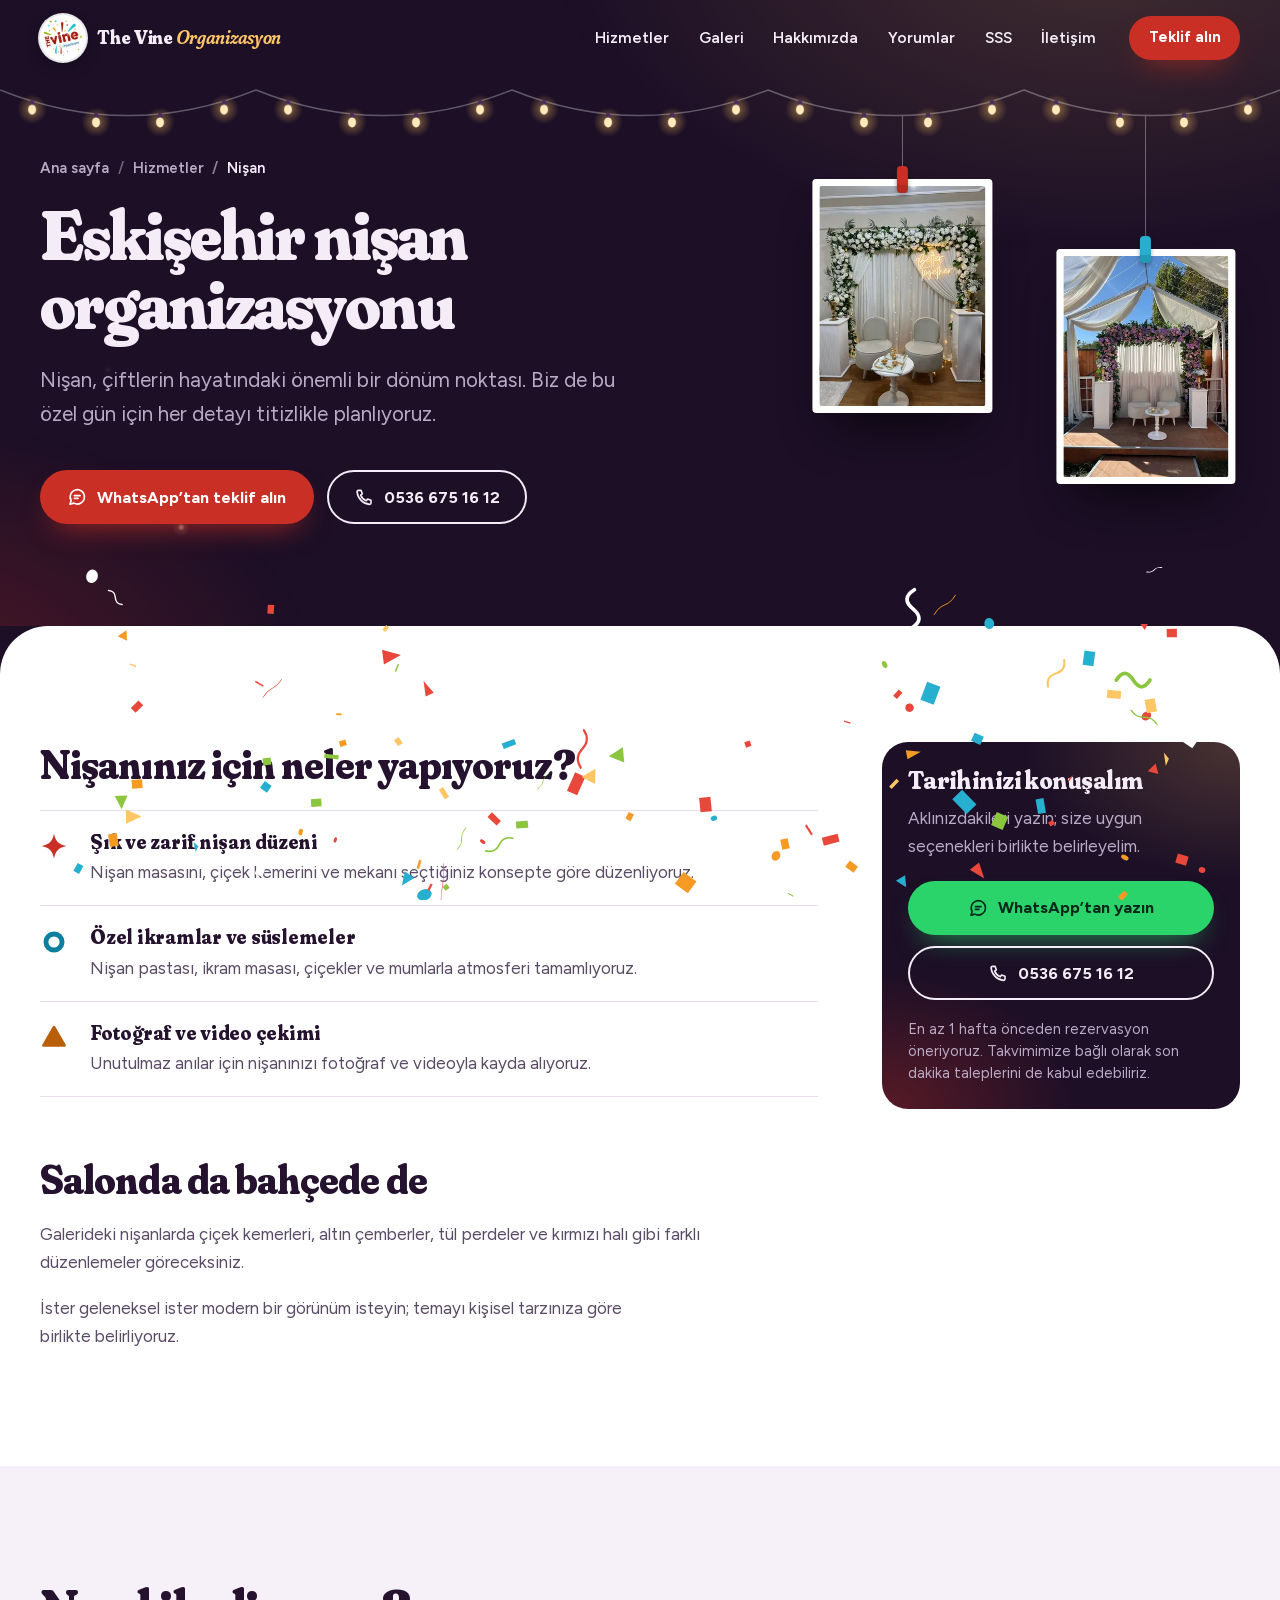
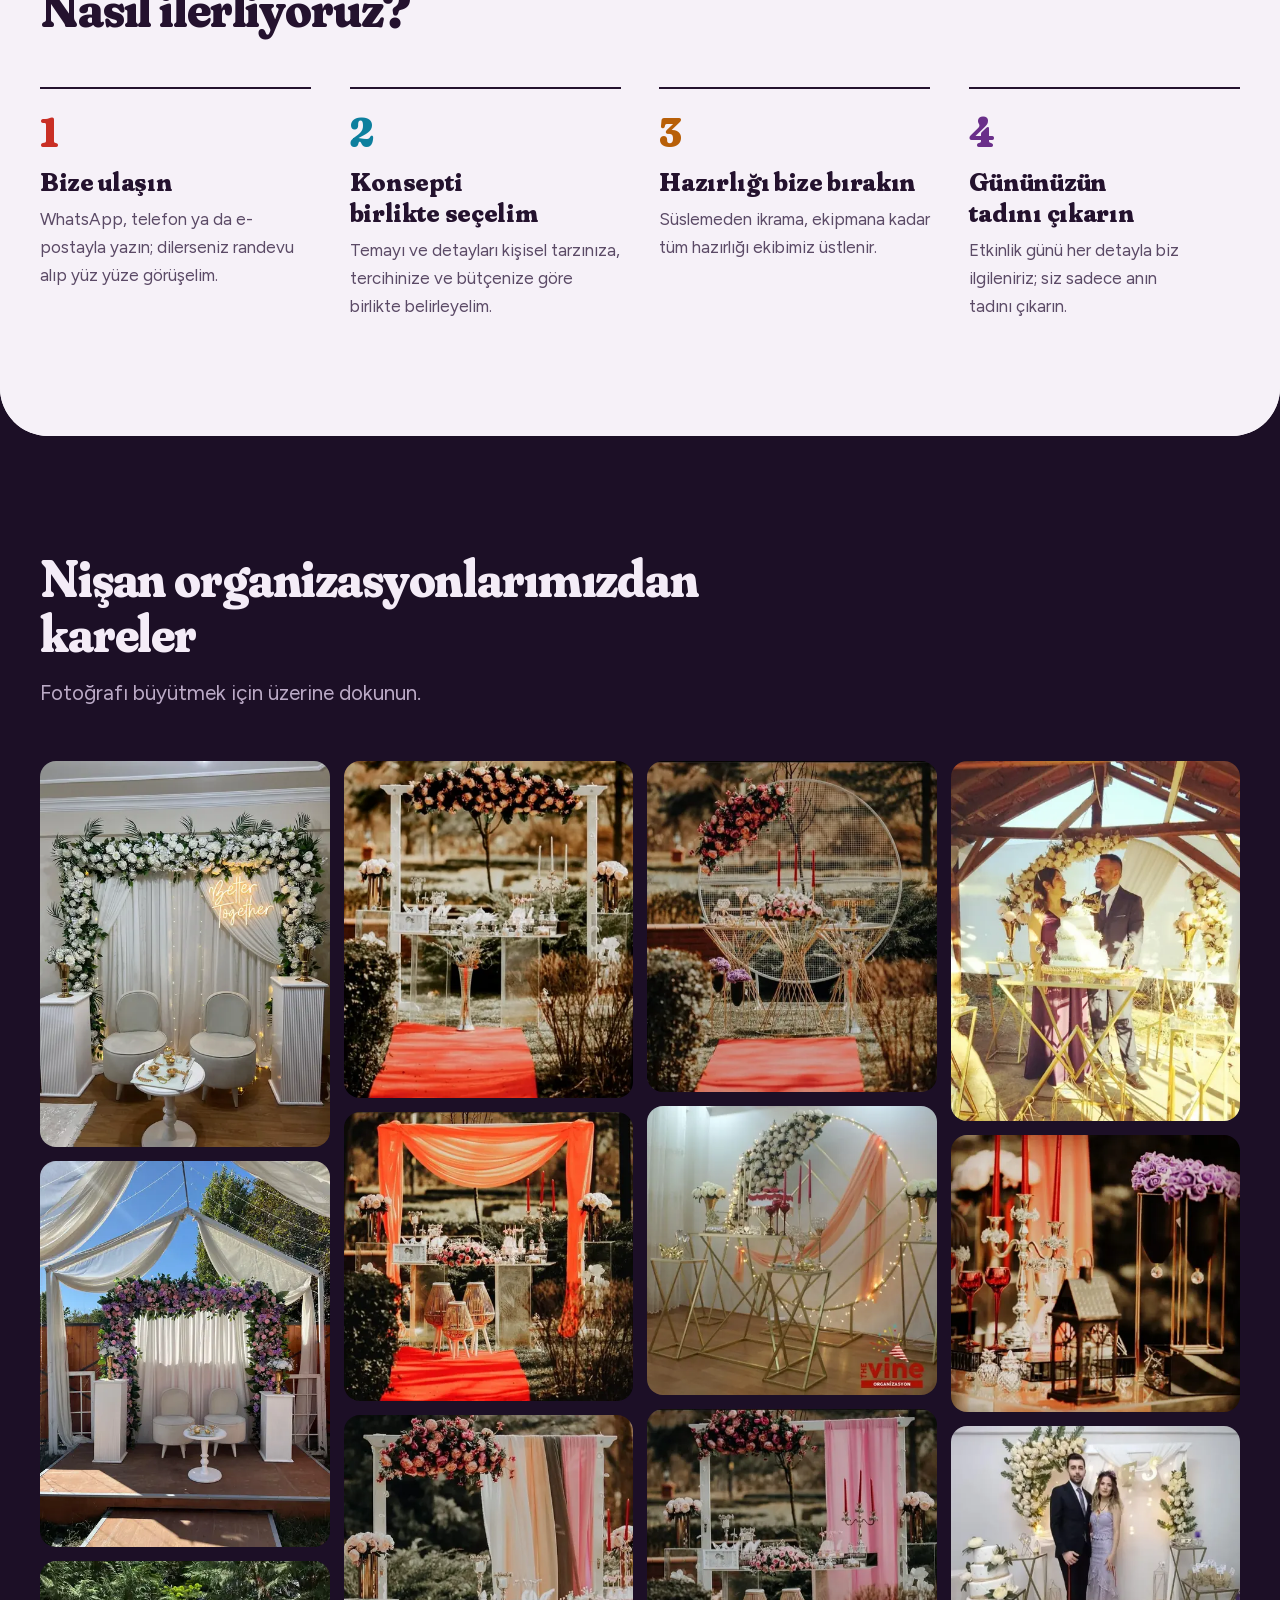
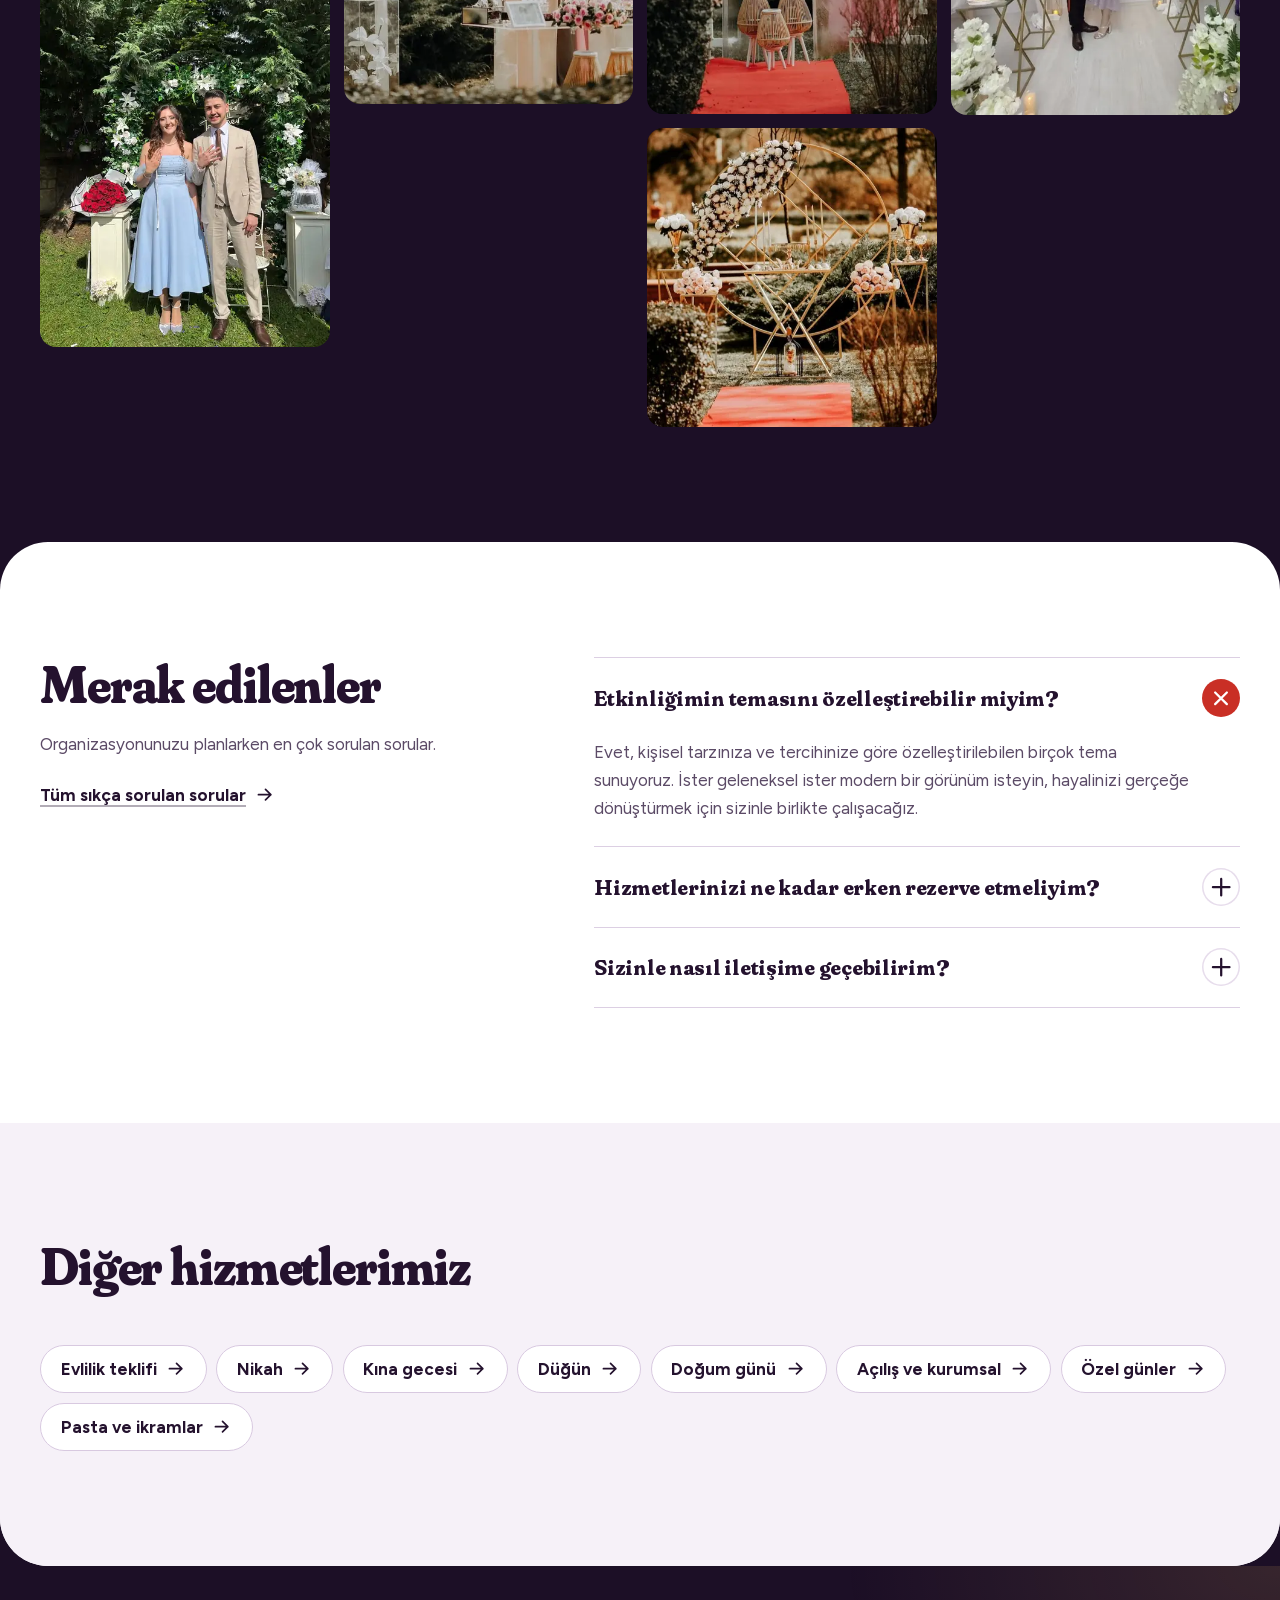
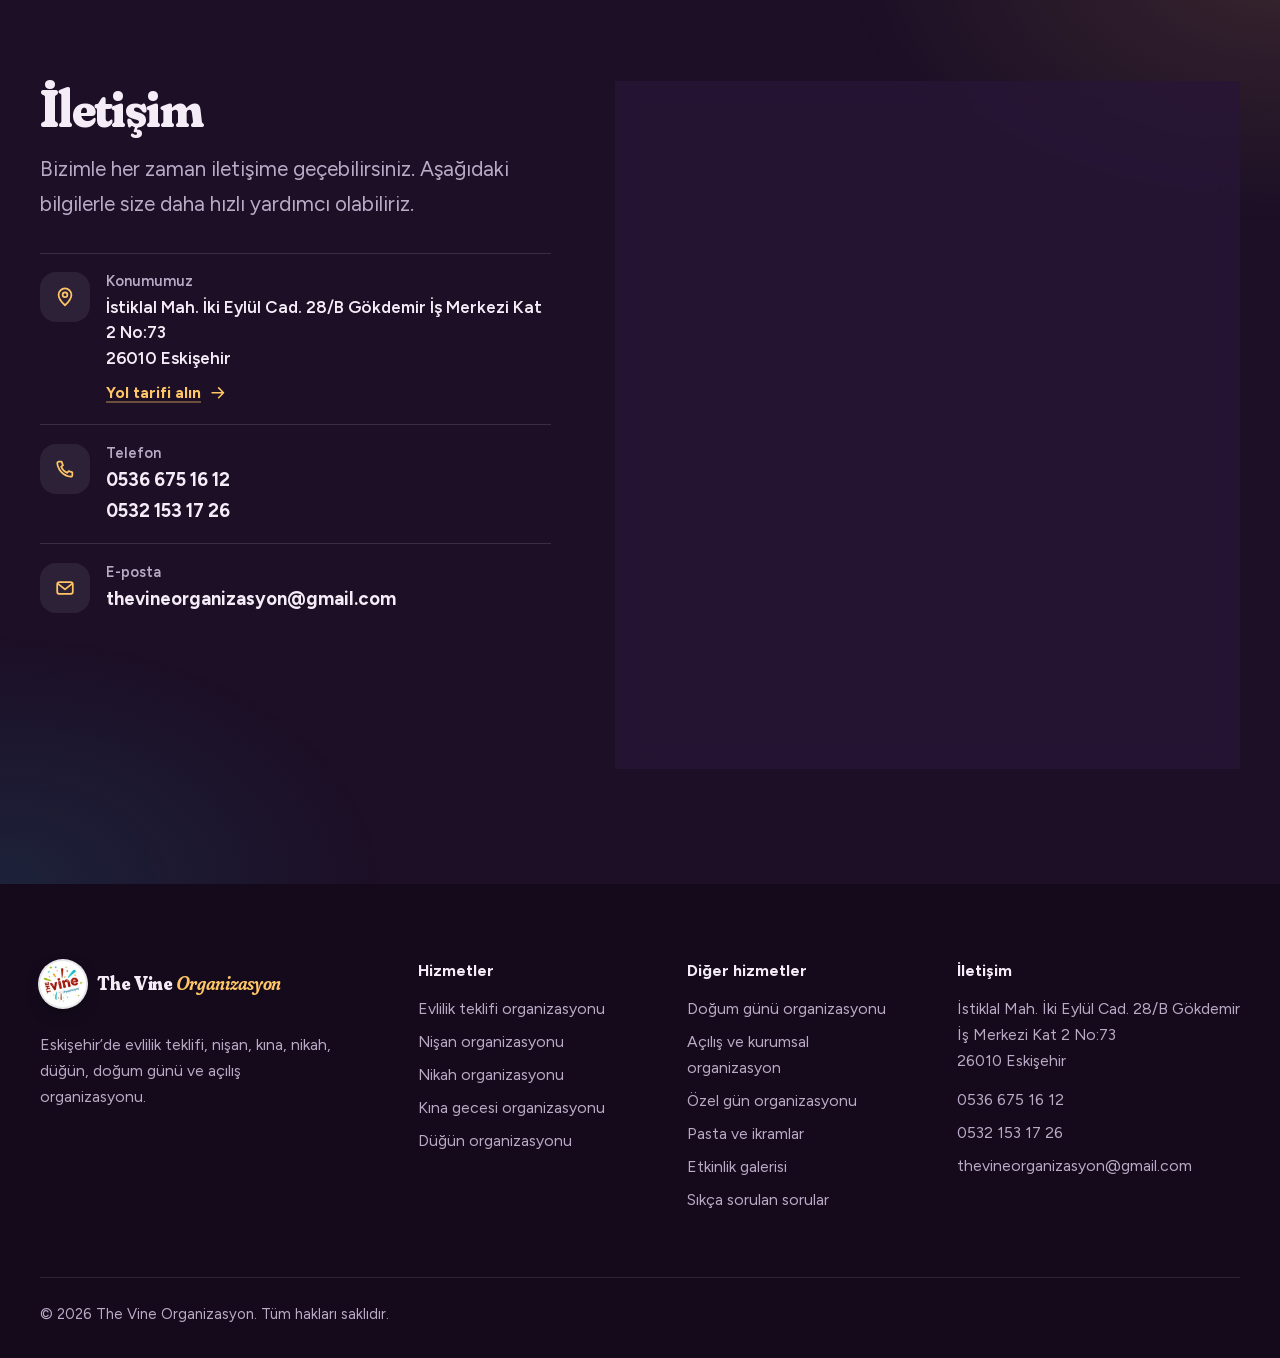
<file: eskisehir-nisan-organizasyonu.html>
<!doctype html>
<html lang="tr">
<head>
  <meta charset="utf-8">
  <meta name="viewport" content="width=device-width, initial-scale=1">
  <title>Eskişehir Nişan Organizasyonu | The Vine Organizasyon</title>
  <meta name="description" content="Eskişehir nişan organizasyonu: nişan masası, çiçek kemeri, özel ikramlar, fotoğraf ve video çekimi. Salonda ya da bahçede, konseptinize göre hazırlıyoruz.">
  <link rel="canonical" href="https://thevineorganizasyon.com.tr/eskisehir-nisan-organizasyonu.html">
  <meta name="robots" content="index, follow, max-image-preview:large, max-snippet:-1, max-video-preview:-1">
  <meta name="author" content="The Vine Organizasyon">
  <meta name="geo.region" content="TR-26">
  <meta name="geo.placename" content="Eskişehir">
  <meta name="geo.position" content="39.7736;30.5147">
  <meta name="ICBM" content="39.7736, 30.5147">
  <meta name="format-detection" content="telephone=no">
  <meta name="theme-color" content="#1c0f26">

  <meta property="og:type" content="website">
  <meta property="og:locale" content="tr_TR">
  <meta property="og:site_name" content="The Vine Organizasyon">
  <meta property="og:title" content="Eskişehir Nişan Organizasyonu | The Vine Organizasyon">
  <meta property="og:description" content="Eskişehir nişan organizasyonu: nişan masası, çiçek kemeri, özel ikramlar, fotoğraf ve video çekimi. Salonda ya da bahçede, konseptinize göre hazırlıyoruz.">
  <meta property="og:url" content="https://thevineorganizasyon.com.tr/eskisehir-nisan-organizasyonu.html">
  <meta property="og:image" content="https://thevineorganizasyon.com.tr/assets/img/og/eskisehir-nisan-organizasyonu.jpg">
  <meta property="og:image:width" content="1200">
  <meta property="og:image:height" content="630">
  <meta property="og:image:alt" content="Beyaz çiçek kemeri ve neon yazıyla hazırlanmış salon nişan köşesi">
  <meta name="twitter:card" content="summary_large_image">
  <meta name="twitter:title" content="Eskişehir Nişan Organizasyonu | The Vine Organizasyon">
  <meta name="twitter:description" content="Eskişehir nişan organizasyonu: nişan masası, çiçek kemeri, özel ikramlar, fotoğraf ve video çekimi. Salonda ya da bahçede, konseptinize göre hazırlıyoruz.">
  <meta name="twitter:image" content="https://thevineorganizasyon.com.tr/assets/img/og/eskisehir-nisan-organizasyonu.jpg">

  <link rel="icon" href="favicon.ico" sizes="any">
  <link rel="icon" type="image/png" sizes="32x32" href="favicon-32x32.png">
  <link rel="icon" type="image/png" sizes="96x96" href="favicon-96x96.png">
  <link rel="icon" type="image/png" sizes="192x192" href="android-icon-192x192.png">
  <link rel="apple-touch-icon" sizes="180x180" href="apple-icon-180x180.png">
  <link rel="manifest" href="manifest.json">
  <meta name="msapplication-TileColor" content="#1c0f26">
  <meta name="msapplication-TileImage" content="ms-icon-144x144.png">

  <link rel="preload" href="assets/fonts/fraunces-soft.woff2" as="font" type="font/woff2" crossorigin>
  <link rel="preload" href="assets/fonts/figtree.woff2" as="font" type="font/woff2" crossorigin>
  <link rel="stylesheet" href="assets/css/site.css">
  <noscript><style>.garland{display:none}</style></noscript>
  <script type="application/ld+json">{"@context":"https://schema.org","@graph":[{"@type":"LocalBusiness","@id":"https://thevineorganizasyon.com.tr/#isletme","name":"The Vine Organizasyon","url":"https://thevineorganizasyon.com.tr/","image":["https://thevineorganizasyon.com.tr/assets/img/og/the-vine-organizasyon-eskisehir.jpg","https://thevineorganizasyon.com.tr/assets/img/galeri/evlilik-teklifi-organizasyonu-eskisehir-01-1600.webp","https://thevineorganizasyon.com.tr/assets/img/galeri/nikah-organizasyonu-eskisehir-01-1067.webp"],"logo":"https://thevineorganizasyon.com.tr/android-icon-192x192.png","telephone":"+905366751612","email":"thevineorganizasyon@gmail.com","address":{"@type":"PostalAddress","streetAddress":"İstiklal Mah. İki Eylül Cad. 28/B Gökdemir İş Merkezi Kat 2 No:73","addressLocality":"Eskişehir","addressRegion":"Eskişehir","postalCode":"26010","addressCountry":"TR"},"geo":{"@type":"GeoCoordinates","latitude":39.7736,"longitude":30.5147},"hasMap":"https://www.google.com/maps/search/?api=1&query=The%20Vine%20Organizasyon%20Eski%C5%9Fehir&query_place_id=ChIJ27g5KmMXzBQR4dvRUMMFYt8","areaServed":{"@type":"City","name":"Eskişehir"}},{"@type":"WebSite","@id":"https://thevineorganizasyon.com.tr/#site","url":"https://thevineorganizasyon.com.tr/","name":"The Vine Organizasyon","inLanguage":"tr-TR","publisher":{"@id":"https://thevineorganizasyon.com.tr/#isletme"}},{"@type":"WebPage","@id":"https://thevineorganizasyon.com.tr/eskisehir-nisan-organizasyonu.html#sayfa","url":"https://thevineorganizasyon.com.tr/eskisehir-nisan-organizasyonu.html","name":"Eskişehir Nişan Organizasyonu | The Vine Organizasyon","description":"Eskişehir nişan organizasyonu: nişan masası, çiçek kemeri, özel ikramlar, fotoğraf ve video çekimi. Salonda ya da bahçede, konseptinize göre hazırlıyoruz.","inLanguage":"tr-TR","isPartOf":{"@id":"https://thevineorganizasyon.com.tr/#site"},"breadcrumb":{"@id":"https://thevineorganizasyon.com.tr/eskisehir-nisan-organizasyonu.html#yol"},"primaryImageOfPage":{"@type":"ImageObject","url":"https://thevineorganizasyon.com.tr/assets/img/og/eskisehir-nisan-organizasyonu.jpg"}},{"@type":"Service","@id":"https://thevineorganizasyon.com.tr/eskisehir-nisan-organizasyonu.html#hizmet","name":"Eskişehir nişan organizasyonu","serviceType":"Nişan organizasyonu","description":"Eskişehir nişan organizasyonu: nişan masası, çiçek kemeri, özel ikramlar, fotoğraf ve video çekimi. Salonda ya da bahçede, konseptinize göre hazırlıyoruz.","url":"https://thevineorganizasyon.com.tr/eskisehir-nisan-organizasyonu.html","image":["https://thevineorganizasyon.com.tr/assets/img/galeri/nisan-organizasyonu-eskisehir-01-1200.webp","https://thevineorganizasyon.com.tr/assets/img/galeri/nisan-organizasyonu-eskisehir-02-1200.webp","https://thevineorganizasyon.com.tr/assets/img/galeri/nisan-organizasyonu-eskisehir-03-1200.webp"],"provider":{"@id":"https://thevineorganizasyon.com.tr/#isletme"},"areaServed":{"@type":"City","name":"Eskişehir"}},{"@type":"BreadcrumbList","@id":"https://thevineorganizasyon.com.tr/eskisehir-nisan-organizasyonu.html#yol","itemListElement":[{"@type":"ListItem","position":1,"name":"Ana sayfa","item":"https://thevineorganizasyon.com.tr/"},{"@type":"ListItem","position":2,"name":"Hizmetler","item":"https://thevineorganizasyon.com.tr/#hizmetler"},{"@type":"ListItem","position":3,"name":"Nişan","item":"https://thevineorganizasyon.com.tr/eskisehir-nisan-organizasyonu.html"}]}]}</script>
  <script src="assets/js/site.js" defer></script>
</head>
<body>
<a class="skip" href="#icerik">İçeriğe geç</a>

<svg width="0" height="0" style="position:absolute" aria-hidden="true" focusable="false">
  <symbol id="i-chat" viewBox="0 0 24 24"><path d="M20.5 11.6a8.4 8.4 0 0 1-12.4 7.4L3.5 20.3l1.4-4.4a8.4 8.4 0 1 1 15.6-4.3Z"/><path d="M8.6 10.2h6.8M8.6 13.4h4.4"/></symbol>
  <symbol id="i-phone" viewBox="0 0 24 24"><path d="M5.2 4h3.1l1.5 4-2 1.5a12.2 12.2 0 0 0 6.7 6.7l1.5-2 4 1.5v3.1a1.6 1.6 0 0 1-1.7 1.6A16.4 16.4 0 0 1 3.6 5.7 1.6 1.6 0 0 1 5.2 4Z"/></symbol>
  <symbol id="i-mail" viewBox="0 0 24 24"><rect x="3.5" y="5.5" width="17" height="13" rx="2.5"/><path d="m4.5 7.5 7.5 6 7.5-6"/></symbol>
  <symbol id="i-pin" viewBox="0 0 24 24"><path d="M12 21s7-6 7-11.4A7 7 0 0 0 5 9.6C5 15 12 21 12 21Z"/><circle cx="12" cy="9.6" r="2.6"/></symbol>
  <symbol id="i-arrow" viewBox="0 0 24 24"><path d="M5 12h14M13 6l6 6-6 6"/></symbol>
  <symbol id="i-play" viewBox="0 0 24 24"><path d="M8 5.2v13.6a.8.8 0 0 0 1.2.7l11-6.8a.8.8 0 0 0 0-1.4l-11-6.8a.8.8 0 0 0-1.2.7Z"/></symbol>
  <symbol id="i-plus" viewBox="0 0 24 24"><path d="M12 5v14M5 12h14"/></symbol>
  <symbol id="i-check" viewBox="0 0 24 24"><path d="m5 12.6 4.4 4.4L19 7.4"/></symbol>
  <symbol id="i-star" viewBox="0 0 24 24"><path d="m12 2.9 2.7 5.8 6.4.8-4.7 4.4 1.2 6.3L12 17.1l-5.6 3.1 1.2-6.3-4.7-4.4 6.4-.8L12 2.9Z"/></symbol>
  <symbol id="i-map" viewBox="0 0 24 24"><path d="m9 19.5-5-2V5l5 2 6-2 5 2v12.5l-5-2-6 2ZM9 7v12.5M15 5v12.5"/></symbol>
  <symbol id="c-1" viewBox="0 0 40 40"><circle cx="20" cy="20" r="11.5" fill="none" stroke="currentColor" stroke-width="7"/></symbol>
  <symbol id="c-2" viewBox="0 0 40 40"><path d="M20 6 35 32H5Z" fill="currentColor" stroke="currentColor" stroke-width="4" stroke-linejoin="round"/></symbol>
  <symbol id="c-3" viewBox="0 0 40 40"><path d="M4 25c4-13 9-13 13-1s9 12 13-1 5-9 7-9" fill="none" stroke="currentColor" stroke-width="6" stroke-linecap="round"/></symbol>
  <symbol id="c-4" viewBox="0 0 40 40"><path d="M20 2c2 11 7 16 18 18-11 2-16 7-18 18-2-11-7-16-18-18 11-2 16-7 18-18Z" fill="currentColor"/></symbol>
  <symbol id="c-5" viewBox="0 0 40 40"><rect x="10" y="5" width="20" height="30" rx="5" transform="rotate(18 20 20)" fill="currentColor"/></symbol>
  <symbol id="c-6" viewBox="0 0 40 40"><path d="M3 27a17 17 0 0 1 34 0Z" fill="currentColor" stroke="currentColor" stroke-width="3" stroke-linejoin="round"/></symbol>
</svg>

<canvas id="sahne-arka" class="stage stage--back" aria-hidden="true"></canvas>

<header class="site-header">
  <div class="wrap site-header__in">
    <a class="brand" href="./" aria-label="The Vine Organizasyon ana sayfa">
      <img class="brand__logo" src="assets/img/logo-the-vine-organizasyon.jpg" width="46" height="46" alt="">
      <span class="brand__name">The Vine <em>Organizasyon</em></span>
    </a>
    <nav class="nav" id="menu" aria-label="Ana menü">
      <ul>
        <li style="--i:0"><a href="./#hizmetler">Hizmetler</a></li>
        <li style="--i:1"><a href="#galeri">Galeri</a></li>
        <li style="--i:2"><a href="./#hakkimizda">Hakkımızda</a></li>
        <li style="--i:3"><a href="./#yorumlar">Yorumlar</a></li>
        <li style="--i:4"><a href="#sss">SSS</a></li>
        <li style="--i:5"><a href="#iletisim">İletişim</a></li>
      </ul>
      <div class="nav__extra">
        <a class="btn btn--wa" href="https://wa.me/905321531726?text=Merhaba%2C%20organizasyon%20i%C3%A7in%20bilgi%20almak%20istiyorum." target="_blank" rel="noopener"><svg class="ikon" viewBox="0 0 24 24" aria-hidden="true" focusable="false"><use href="#i-chat"/></svg> WhatsApp’tan yazın</a>
        <a class="btn btn--ghost" href="tel:+905366751612"><svg class="ikon" viewBox="0 0 24 24" aria-hidden="true" focusable="false"><use href="#i-phone"/></svg> 0536 675 16 12</a>
      </div>
    </nav>
    <a class="btn btn--primary btn--sm header-cta" href="#iletisim">Teklif alın</a>
    <button class="nav-toggle" type="button" aria-expanded="false" aria-controls="menu" aria-label="Menüyü aç"><span></span></button>
  </div>
</header>

<main id="icerik">
<section class="page-hero" data-stage>
  <div class="garland" data-garland>
    <svg class="garland__wire" aria-hidden="true" focusable="false"></svg>
    <span class="hanger" data-x="0.705" data-xs="0.3" style="--k:0.45; --n:0; --dur:6.4s; --delay:-1.1s; --pin:var(--kirmizi)">
      <span class="hanger__body">
        <span class="hanger__pin" aria-hidden="true"></span>
        <img src="assets/img/galeri/nisan-organizasyonu-eskisehir-01-480.webp" srcset="assets/img/galeri/nisan-organizasyonu-eskisehir-01-320.webp 320w, assets/img/galeri/nisan-organizasyonu-eskisehir-01-480.webp 480w" sizes="(min-width: 1000px) 14vw, (min-width: 620px) 21vw, 27vw" width="480" height="640" alt="Beyaz çiçek kemeri ve neon yazıyla hazırlanmış salon nişan köşesi" fetchpriority="high" decoding="async">
      </span>
    </span>
    <span class="hanger" data-x="0.895" data-xs="0.7" style="--k:0.95; --n:1; --dur:7.6s; --delay:-3.3s; --pin:var(--turkuaz)">
      <span class="hanger__body">
        <span class="hanger__pin" aria-hidden="true"></span>
        <img src="assets/img/galeri/nisan-organizasyonu-eskisehir-02-480.webp" srcset="assets/img/galeri/nisan-organizasyonu-eskisehir-02-320.webp 320w, assets/img/galeri/nisan-organizasyonu-eskisehir-02-480.webp 480w" sizes="(min-width: 1000px) 14vw, (min-width: 620px) 21vw, 27vw" width="480" height="640" alt="Bahçede tül çadır altında mor ve beyaz çiçeklerle süslenmiş nişan sahnesi" decoding="async">
      </span>
    </span>
  </div>
  <div class="wrap page-hero__in">
    <div>
      <nav class="crumbs" aria-label="Sayfa yolu">
        <ol>
          <li><a href="./">Ana sayfa</a></li>
          <li><a href="./#hizmetler">Hizmetler</a></li>
          <li aria-current="page">Nişan</li>
        </ol>
      </nav>
      <h1>Eskişehir nişan organizasyonu</h1>
      <p class="lead">Nişan, çiftlerin hayatındaki önemli bir dönüm noktası. Biz de bu özel gün için her detayı titizlikle planlıyoruz.</p>
      <div class="hero__actions">
        <a class="btn btn--primary" href="https://wa.me/905321531726?text=Merhaba%2C%20ni%C5%9Fan%20organizasyonu%20hakk%C4%B1nda%20bilgi%20almak%20istiyorum." target="_blank" rel="noopener" data-burst><svg class="ikon" viewBox="0 0 24 24" aria-hidden="true" focusable="false"><use href="#i-chat"/></svg> WhatsApp’tan teklif alın</a>
        <a class="btn btn--ghost" href="tel:+905366751612"><svg class="ikon" viewBox="0 0 24 24" aria-hidden="true" focusable="false"><use href="#i-phone"/></svg> 0536 675 16 12</a>
      </div>
    </div>
  </div>
</section>

<div class="sheet">
  <section class="section">
    <div class="wrap prose-grid">
      <article class="prose">
        <h2 class="reveal">Nişanınız için neler yapıyoruz?</h2>
        <dl class="deflist">
          <div class="reveal" style="--d:0; --c:var(--kirmizi)">
            <svg viewBox="0 0 40 40" aria-hidden="true"><use href="#c-4"/></svg>
            <dt>Şık ve zarif nişan düzeni</dt>
            <dd>Nişan masasını, çiçek kemerini ve mekanı seçtiğiniz konsepte göre düzenliyoruz.</dd>
          </div>
          <div class="reveal" style="--d:1; --c:var(--turkuaz-k)">
            <svg viewBox="0 0 40 40" aria-hidden="true"><use href="#c-1"/></svg>
            <dt>Özel ikramlar ve süslemeler</dt>
            <dd>Nişan pastası, ikram masası, çiçekler ve mumlarla atmosferi tamamlıyoruz.</dd>
          </div>
          <div class="reveal" style="--d:2; --c:var(--turuncu-k)">
            <svg viewBox="0 0 40 40" aria-hidden="true"><use href="#c-2"/></svg>
            <dt>Fotoğraf ve video çekimi</dt>
            <dd>Unutulmaz anılar için nişanınızı fotoğraf ve videoyla kayda alıyoruz.</dd>
          </div>
        </dl>
        <h2 class="reveal">Salonda da bahçede de</h2>
        <p class="reveal">Galerideki nişanlarda çiçek kemerleri, altın çemberler, tül perdeler ve kırmızı halı gibi farklı düzenlemeler göreceksiniz.</p>
        <p class="reveal">İster geleneksel ister modern bir görünüm isteyin; temayı kişisel tarzınıza göre birlikte belirliyoruz.</p>
      </article>
      <aside class="aside-card reveal" aria-label="Hızlı iletişim">
        <h2>Tarihinizi konuşalım</h2>
        <p>Aklınızdakileri yazın; size uygun seçenekleri birlikte belirleyelim.</p>
        <a class="btn btn--wa" href="https://wa.me/905321531726?text=Merhaba%2C%20ni%C5%9Fan%20organizasyonu%20hakk%C4%B1nda%20bilgi%20almak%20istiyorum." target="_blank" rel="noopener" data-burst><svg class="ikon" viewBox="0 0 24 24" aria-hidden="true" focusable="false"><use href="#i-chat"/></svg> WhatsApp’tan yazın</a>
        <a class="btn btn--ghost" href="tel:+905366751612"><svg class="ikon" viewBox="0 0 24 24" aria-hidden="true" focusable="false"><use href="#i-phone"/></svg> 0536 675 16 12</a>
        <small>En az 1 hafta önceden rezervasyon öneriyoruz. Takvimimize bağlı olarak son dakika taleplerini de kabul edebiliriz.</small>
      </aside>
    </div>
  </section>

  <section class="section section--lila">
    <div class="wrap">
      <header class="section-head">
        <h2 class="reveal">Nasıl ilerliyoruz?</h2>
      </header>
      <ol class="steps">
        <li class="reveal" style="--d:0; --c:var(--kirmizi)">
          <h3>Bize ulaşın</h3>
          <p>WhatsApp, telefon ya da e-postayla yazın; dilerseniz randevu alıp yüz yüze görüşelim.</p>
        </li>
        <li class="reveal" style="--d:1; --c:var(--turkuaz-k)">
          <h3>Konsepti birlikte seçelim</h3>
          <p>Temayı ve detayları kişisel tarzınıza, tercihinize ve bütçenize göre birlikte belirleyelim.</p>
        </li>
        <li class="reveal" style="--d:2; --c:var(--turuncu-k)">
          <h3>Hazırlığı bize bırakın</h3>
          <p>Süslemeden ikrama, ekipmana kadar tüm hazırlığı ekibimiz üstlenir.</p>
        </li>
        <li class="reveal" style="--d:3; --c:var(--mor-k)">
          <h3>Gününüzün tadını çıkarın</h3>
          <p>Etkinlik günü her detayla biz ilgileniriz; siz sadece anın tadını çıkarın.</p>
        </li>
      </ol>
    </div>
  </section>
</div>

<section class="section gallery" id="galeri" data-stage>
  <div class="wrap">
    <header class="section-head">
      <h2 class="reveal">Nişan organizasyonlarımızdan kareler</h2>
      <p class="reveal" style="--d:1">Fotoğrafı büyütmek için üzerine dokunun.</p>
    </header>
    <div class="shots" data-gallery>
      <a class="shot" href="assets/img/galeri/nisan-organizasyonu-eskisehir-01-1200.webp" data-cat="nisan"><img src="assets/img/galeri/nisan-organizasyonu-eskisehir-01-800.webp" srcset="assets/img/galeri/nisan-organizasyonu-eskisehir-01-480.webp 480w, assets/img/galeri/nisan-organizasyonu-eskisehir-01-800.webp 800w" sizes="(min-width: 1100px) 290px, (min-width: 641px) 31vw, 46vw" width="800" height="1067" alt="Beyaz çiçek kemeri ve neon yazıyla hazırlanmış salon nişan köşesi" loading="lazy" decoding="async"><span class="shot__cap">Nişan</span></a>
      <a class="shot" href="assets/img/galeri/nisan-organizasyonu-eskisehir-02-1200.webp" data-cat="nisan"><img src="assets/img/galeri/nisan-organizasyonu-eskisehir-02-800.webp" srcset="assets/img/galeri/nisan-organizasyonu-eskisehir-02-480.webp 480w, assets/img/galeri/nisan-organizasyonu-eskisehir-02-800.webp 800w" sizes="(min-width: 1100px) 290px, (min-width: 641px) 31vw, 46vw" width="800" height="1067" alt="Bahçede tül çadır altında mor ve beyaz çiçeklerle süslenmiş nişan sahnesi" loading="lazy" decoding="async"><span class="shot__cap">Nişan</span></a>
      <a class="shot" href="assets/img/galeri/nisan-organizasyonu-eskisehir-03-1200.webp" data-cat="nisan"><img src="assets/img/galeri/nisan-organizasyonu-eskisehir-03-800.webp" srcset="assets/img/galeri/nisan-organizasyonu-eskisehir-03-480.webp 480w, assets/img/galeri/nisan-organizasyonu-eskisehir-03-800.webp 800w" sizes="(min-width: 1100px) 290px, (min-width: 641px) 31vw, 46vw" width="800" height="1067" alt="Çiçek panosu önünde yüzüklerini gösteren nişanlı çift" loading="lazy" decoding="async"><span class="shot__cap">Nişan</span></a>
      <a class="shot" href="assets/img/galeri/nisan-organizasyonu-eskisehir-04-720.webp" data-cat="nisan"><img src="assets/img/galeri/nisan-organizasyonu-eskisehir-04-720.webp" srcset="assets/img/galeri/nisan-organizasyonu-eskisehir-04-480.webp 480w, assets/img/galeri/nisan-organizasyonu-eskisehir-04-720.webp 720w" sizes="(min-width: 1100px) 290px, (min-width: 641px) 31vw, 46vw" width="720" height="837" alt="Açık havada gül kemerli, kırmızı halılı nişan masası" loading="lazy" decoding="async"><span class="shot__cap">Nişan</span></a>
      <a class="shot" href="assets/img/galeri/nisan-organizasyonu-eskisehir-05-720.webp" data-cat="nisan"><img src="assets/img/galeri/nisan-organizasyonu-eskisehir-05-720.webp" srcset="assets/img/galeri/nisan-organizasyonu-eskisehir-05-480.webp 480w, assets/img/galeri/nisan-organizasyonu-eskisehir-05-720.webp 720w" sizes="(min-width: 1100px) 290px, (min-width: 641px) 31vw, 46vw" width="720" height="720" alt="Turuncu tül perdeli, fenerli açık hava nişan konsepti" loading="lazy" decoding="async"><span class="shot__cap">Nişan</span></a>
      <a class="shot" href="assets/img/galeri/nisan-organizasyonu-eskisehir-06-720.webp" data-cat="nisan"><img src="assets/img/galeri/nisan-organizasyonu-eskisehir-06-720.webp" srcset="assets/img/galeri/nisan-organizasyonu-eskisehir-06-480.webp 480w, assets/img/galeri/nisan-organizasyonu-eskisehir-06-720.webp 720w" sizes="(min-width: 1100px) 290px, (min-width: 641px) 31vw, 46vw" width="720" height="719" alt="Pudra tonlarında tül ve güllerle hazırlanmış nişan masası" loading="lazy" decoding="async"><span class="shot__cap">Nişan</span></a>
      <a class="shot" href="assets/img/galeri/nisan-organizasyonu-eskisehir-07-720.webp" data-cat="nisan"><img src="assets/img/galeri/nisan-organizasyonu-eskisehir-07-720.webp" srcset="assets/img/galeri/nisan-organizasyonu-eskisehir-07-480.webp 480w, assets/img/galeri/nisan-organizasyonu-eskisehir-07-720.webp 720w" sizes="(min-width: 1100px) 290px, (min-width: 641px) 31vw, 46vw" width="720" height="822" alt="Altın çember ve gül aranjmanıyla bahçe nişan masası" loading="lazy" decoding="async"><span class="shot__cap">Nişan</span></a>
      <a class="shot" href="assets/img/galeri/nisan-organizasyonu-eskisehir-08-714.webp" data-cat="nisan"><img src="assets/img/galeri/nisan-organizasyonu-eskisehir-08-714.webp" srcset="assets/img/galeri/nisan-organizasyonu-eskisehir-08-480.webp 480w, assets/img/galeri/nisan-organizasyonu-eskisehir-08-714.webp 714w" sizes="(min-width: 1100px) 290px, (min-width: 641px) 31vw, 46vw" width="714" height="714" alt="Salonda altın geometrik sehpalar ve çiçekli çember ile nişan dekoru" loading="lazy" decoding="async"><span class="shot__cap">Nişan</span></a>
      <a class="shot" href="assets/img/galeri/nisan-organizasyonu-eskisehir-09-720.webp" data-cat="nisan"><img src="assets/img/galeri/nisan-organizasyonu-eskisehir-09-720.webp" srcset="assets/img/galeri/nisan-organizasyonu-eskisehir-09-480.webp 480w, assets/img/galeri/nisan-organizasyonu-eskisehir-09-720.webp 720w" sizes="(min-width: 1100px) 290px, (min-width: 641px) 31vw, 46vw" width="720" height="759" alt="Pembe tül ve gül kemerli nişan masası, hasır fenerler" loading="lazy" decoding="async"><span class="shot__cap">Nişan</span></a>
      <a class="shot" href="assets/img/galeri/nisan-organizasyonu-eskisehir-10-720.webp" data-cat="nisan"><img src="assets/img/galeri/nisan-organizasyonu-eskisehir-10-720.webp" srcset="assets/img/galeri/nisan-organizasyonu-eskisehir-10-480.webp 480w, assets/img/galeri/nisan-organizasyonu-eskisehir-10-720.webp 720w" sizes="(min-width: 1100px) 290px, (min-width: 641px) 31vw, 46vw" width="720" height="743" alt="Bahçede çiçekli altın çember ve geometrik sehpalarla nişan konsepti" loading="lazy" decoding="async"><span class="shot__cap">Nişan</span></a>
      <a class="shot" href="assets/img/galeri/nisan-organizasyonu-eskisehir-11-720.webp" data-cat="nisan"><img src="assets/img/galeri/nisan-organizasyonu-eskisehir-11-720.webp" srcset="assets/img/galeri/nisan-organizasyonu-eskisehir-11-480.webp 480w, assets/img/galeri/nisan-organizasyonu-eskisehir-11-720.webp 720w" sizes="(min-width: 1100px) 290px, (min-width: 641px) 31vw, 46vw" width="720" height="894" alt="Kameriyede nişan pastası kesen çift" loading="lazy" decoding="async"><span class="shot__cap">Nişan</span></a>
      <a class="shot" href="assets/img/galeri/nisan-organizasyonu-eskisehir-12-720.webp" data-cat="nisan"><img src="assets/img/galeri/nisan-organizasyonu-eskisehir-12-720.webp" srcset="assets/img/galeri/nisan-organizasyonu-eskisehir-12-480.webp 480w, assets/img/galeri/nisan-organizasyonu-eskisehir-12-720.webp 720w" sizes="(min-width: 1100px) 290px, (min-width: 641px) 31vw, 46vw" width="720" height="688" alt="Kırmızı mumlar, fenerler ve mor çiçeklerle nişan masası detayı" loading="lazy" decoding="async"><span class="shot__cap">Nişan</span></a>
      <a class="shot" href="assets/img/galeri/nisan-organizasyonu-eskisehir-13-716.webp" data-cat="nisan"><img src="assets/img/galeri/nisan-organizasyonu-eskisehir-13-716.webp" srcset="assets/img/galeri/nisan-organizasyonu-eskisehir-13-480.webp 480w, assets/img/galeri/nisan-organizasyonu-eskisehir-13-716.webp 716w" sizes="(min-width: 1100px) 290px, (min-width: 641px) 31vw, 46vw" width="716" height="716" alt="Çiçekli çember önünde nişan hatırası veren çift" loading="lazy" decoding="async"><span class="shot__cap">Nişan</span></a>
    </div>
  </div>
</section>

<div class="sheet">
  <section class="section faq" id="sss">
    <div class="wrap faq__grid">
      <div class="faq__intro">
        <h2 class="reveal">Merak edilenler</h2>
        <p class="reveal" style="--d:1">Organizasyonunuzu planlarken en çok sorulan sorular.</p>
        <a class="link reveal" style="--d:2" href="./#sss">Tüm sıkça sorulan sorular <svg class="ikon" viewBox="0 0 24 24" aria-hidden="true" focusable="false"><use href="#i-arrow"/></svg></a>
      </div>
      <div class="faq-list">
        <details class="reveal" style="--d:0" name="sss" open>
          <summary><h3 style="font:inherit;letter-spacing:inherit">Etkinliğimin temasını özelleştirebilir miyim?</h3><span class="arti" aria-hidden="true"><svg class="ikon" viewBox="0 0 24 24" aria-hidden="true" focusable="false"><use href="#i-plus"/></svg></span></summary>
          <p class="cevap">Evet, kişisel tarzınıza ve tercihinize göre özelleştirilebilen birçok tema sunuyoruz. İster geleneksel ister modern bir görünüm isteyin, hayalinizi gerçeğe dönüştürmek için sizinle birlikte çalışacağız.</p>
        </details>
        <details class="reveal" style="--d:1" name="sss">
          <summary><h3 style="font:inherit;letter-spacing:inherit">Hizmetlerinizi ne kadar erken rezerve etmeliyim?</h3><span class="arti" aria-hidden="true"><svg class="ikon" viewBox="0 0 24 24" aria-hidden="true" focusable="false"><use href="#i-plus"/></svg></span></summary>
          <p class="cevap">En az 1 hafta önceden rezervasyon yapmanızı öneririz. Böylece detaylı planlama için yeterli zamanımız olur. Ancak takvimimize bağlı olarak son dakika rezervasyonlarını da kabul edebiliriz.</p>
        </details>
        <details class="reveal" style="--d:2" name="sss">
          <summary><h3 style="font:inherit;letter-spacing:inherit">Sizinle nasıl iletişime geçebilirim?</h3><span class="arti" aria-hidden="true"><svg class="ikon" viewBox="0 0 24 24" aria-hidden="true" focusable="false"><use href="#i-plus"/></svg></span></summary>
          <p class="cevap">Bize telefon, e-posta veya web sitemizdeki iletişim formu aracılığıyla ulaşabilirsiniz. Ayrıca randevu ile görüşme imkanı sunuyoruz ve tüm sorularınızı yanıtlamaktan memnuniyet duyarız.</p>
        </details>
      </div>
    </div>
  </section>

  <section class="section section--lila">
    <div class="wrap">
      <header class="section-head">
        <h2 class="reveal">Diğer hizmetlerimiz</h2>
      </header>
      <ul class="others reveal">
        <li><a href="eskisehir-evlilik-teklifi-organizasyonu.html">Evlilik teklifi <svg class="ikon" viewBox="0 0 24 24" aria-hidden="true" focusable="false"><use href="#i-arrow"/></svg></a></li>
        <li><a href="eskisehir-nikah-organizasyonu.html">Nikah <svg class="ikon" viewBox="0 0 24 24" aria-hidden="true" focusable="false"><use href="#i-arrow"/></svg></a></li>
        <li><a href="eskisehir-kina-organizasyonu.html">Kına gecesi <svg class="ikon" viewBox="0 0 24 24" aria-hidden="true" focusable="false"><use href="#i-arrow"/></svg></a></li>
        <li><a href="eskisehir-dugun-organizasyonu.html">Düğün <svg class="ikon" viewBox="0 0 24 24" aria-hidden="true" focusable="false"><use href="#i-arrow"/></svg></a></li>
        <li><a href="eskisehir-dogum-gunu-organizasyonu.html">Doğum günü <svg class="ikon" viewBox="0 0 24 24" aria-hidden="true" focusable="false"><use href="#i-arrow"/></svg></a></li>
        <li><a href="eskisehir-acilis-organizasyonu.html">Açılış ve kurumsal <svg class="ikon" viewBox="0 0 24 24" aria-hidden="true" focusable="false"><use href="#i-arrow"/></svg></a></li>
        <li><a href="eskisehir-ozel-gun-organizasyonu.html">Özel günler <svg class="ikon" viewBox="0 0 24 24" aria-hidden="true" focusable="false"><use href="#i-arrow"/></svg></a></li>
        <li><a href="eskisehir-pasta-ve-ikram.html">Pasta ve ikramlar <svg class="ikon" viewBox="0 0 24 24" aria-hidden="true" focusable="false"><use href="#i-arrow"/></svg></a></li>
      </ul>
    </div>
  </section>
</div>

<section class="section contact" id="iletisim" data-stage>
  <div class="wrap contact__grid">
    <div class="contact__info">
      <h2 class="reveal">İletişim</h2>
      <p class="reveal" style="--d:1">Bizimle her zaman iletişime geçebilirsiniz. Aşağıdaki bilgilerle size daha hızlı yardımcı olabiliriz.</p>
      <ul class="contact-list">
        <li class="reveal" style="--d:2">
          <span class="kutu"><svg class="ikon" viewBox="0 0 24 24" aria-hidden="true" focusable="false"><use href="#i-pin"/></svg></span>
          <div>
            <h3>Konumumuz</h3>
            <address>İstiklal Mah. İki Eylül Cad. 28/B Gökdemir İş Merkezi Kat 2 No:73<br>26010 Eskişehir</address>
            <a class="link" href="https://www.google.com/maps/dir/?api=1&amp;destination=The%20Vine%20Organizasyon%20Eski%C5%9Fehir&amp;destination_place_id=ChIJ27g5KmMXzBQR4dvRUMMFYt8" target="_blank" rel="noopener">Yol tarifi alın <svg class="ikon" viewBox="0 0 24 24" aria-hidden="true" focusable="false"><use href="#i-arrow"/></svg></a>
          </div>
        </li>
        <li class="reveal" style="--d:3">
          <span class="kutu"><svg class="ikon" viewBox="0 0 24 24" aria-hidden="true" focusable="false"><use href="#i-phone"/></svg></span>
          <div>
            <h3>Telefon</h3>
            <p><a href="tel:+905366751612">0536 675 16 12</a></p>
            <p><a href="tel:+905321531726">0532 153 17 26</a></p>
          </div>
        </li>
        <li class="reveal" style="--d:4">
          <span class="kutu"><svg class="ikon" viewBox="0 0 24 24" aria-hidden="true" focusable="false"><use href="#i-mail"/></svg></span>
          <div>
            <h3>E-posta</h3>
            <p><a href="mailto:thevineorganizasyon@gmail.com">thevineorganizasyon@gmail.com</a></p>
          </div>
        </li>
      </ul>
    </div>

    <form class="form reveal" style="--d:2" action="https://wa.me/905321531726" method="get" target="_blank" data-wa-form="905321531726">
      <div class="form__head">
        <h3>Bize yazın</h3>
        <p>Formu doldurun; mesajınız WhatsApp’ta hazır olarak açılsın. Sorularınızı en kısa sürede yanıtlarız.</p>
      </div>
      <div class="field">
        <label for="f-ad">Adınız</label>
        <input id="f-ad" name="ad" type="text" autocomplete="name" required>
      </div>
      <div class="field">
        <label for="f-tur">Etkinlik türü</label>
        <select id="f-tur" name="etkinlik">
          <option value="">Seçin</option>
          <option>Evlilik teklifi</option>
          <option selected>Nişan</option>
          <option>Nikah</option>
          <option>Kına gecesi</option>
          <option>Düğün</option>
          <option>Doğum günü</option>
          <option>Açılış / kurumsal etkinlik</option>
          <option>Özel gün</option>
          <option>Pasta ve ikram</option>
          <option>Diğer</option>
        </select>
      </div>
      <div class="field field--full">
        <label for="f-tarih">Etkinlik tarihi <span>(isteğe bağlı)</span></label>
        <input id="f-tarih" name="tarih" type="date">
      </div>
      <div class="field field--full">
        <label for="f-mesaj">Mesajınız</label>
        <textarea id="f-mesaj" name="text" rows="4" required></textarea>
      </div>
      <div class="form__actions">
        <button class="btn btn--wa" type="submit"><svg class="ikon" viewBox="0 0 24 24" aria-hidden="true" focusable="false"><use href="#i-chat"/></svg> WhatsApp’ta gönderin</button>
        <button class="btn btn--ghost" type="button" data-mail="thevineorganizasyon@gmail.com"><svg class="ikon" viewBox="0 0 24 24" aria-hidden="true" focusable="false"><use href="#i-mail"/></svg> E-postayla gönderin</button>
      </div>
      <p class="form__note" role="status" aria-live="polite"></p>
    </form>
  </div>
</section></main>

<footer class="site-footer">
  <div class="wrap">
    <div class="site-footer__grid">
      <div>
        <a class="brand" href="./" aria-label="The Vine Organizasyon ana sayfa">
          <img class="brand__logo" src="assets/img/logo-the-vine-organizasyon.jpg" width="46" height="46" alt="" loading="lazy">
          <span class="brand__name">The Vine <em>Organizasyon</em></span>
        </a>
        <p class="site-footer__about">Eskişehir’de evlilik teklifi, nişan, kına, nikah, düğün, doğum günü ve açılış organizasyonu.</p>
      </div>
      <nav aria-label="Hizmetler">
        <h2>Hizmetler</h2>
        <ul>
          <li><a href="eskisehir-evlilik-teklifi-organizasyonu.html">Evlilik teklifi organizasyonu</a></li>
          <li><a href="eskisehir-nisan-organizasyonu.html">Nişan organizasyonu</a></li>
          <li><a href="eskisehir-nikah-organizasyonu.html">Nikah organizasyonu</a></li>
          <li><a href="eskisehir-kina-organizasyonu.html">Kına gecesi organizasyonu</a></li>
          <li><a href="eskisehir-dugun-organizasyonu.html">Düğün organizasyonu</a></li>
        </ul>
      </nav>
      <nav aria-label="Diğer hizmetler">
        <h2>Diğer hizmetler</h2>
        <ul>
          <li><a href="eskisehir-dogum-gunu-organizasyonu.html">Doğum günü organizasyonu</a></li>
          <li><a href="eskisehir-acilis-organizasyonu.html">Açılış ve kurumsal organizasyon</a></li>
          <li><a href="eskisehir-ozel-gun-organizasyonu.html">Özel gün organizasyonu</a></li>
          <li><a href="eskisehir-pasta-ve-ikram.html">Pasta ve ikramlar</a></li>
          <li><a href="#galeri">Etkinlik galerisi</a></li>
          <li><a href="#sss">Sıkça sorulan sorular</a></li>
        </ul>
      </nav>
      <div>
        <h2>İletişim</h2>
        <address>İstiklal Mah. İki Eylül Cad. 28/B Gökdemir İş Merkezi Kat 2 No:73<br>26010 Eskişehir</address>
        <ul style="margin-top:.8rem">
          <li><a href="tel:+905366751612">0536 675 16 12</a></li>
          <li><a href="tel:+905321531726">0532 153 17 26</a></li>
          <li><a href="mailto:thevineorganizasyon@gmail.com">thevineorganizasyon@gmail.com</a></li>
        </ul>
      </div>
    </div>
    <p class="site-footer__bottom">© <span data-year>2026</span> The Vine Organizasyon. Tüm hakları saklıdır.</p>
  </div>
</footer>

<div class="quick">
  <a class="btn quick__call" href="tel:+905366751612"><svg class="ikon" viewBox="0 0 24 24" aria-hidden="true" focusable="false"><use href="#i-phone"/></svg> Hemen arayın</a>
  <a class="btn btn--wa" href="https://wa.me/905321531726?text=Merhaba%2C%20ni%C5%9Fan%20organizasyonu%20hakk%C4%B1nda%20bilgi%20almak%20istiyorum." target="_blank" rel="noopener"><svg class="ikon" viewBox="0 0 24 24" aria-hidden="true" focusable="false"><use href="#i-chat"/></svg> <span>WhatsApp<span class="quick__more">’tan yazın</span></span></a>
</div>

<canvas id="sahne-on" class="stage stage--front" aria-hidden="true"></canvas>
</body>
</html>
</file>
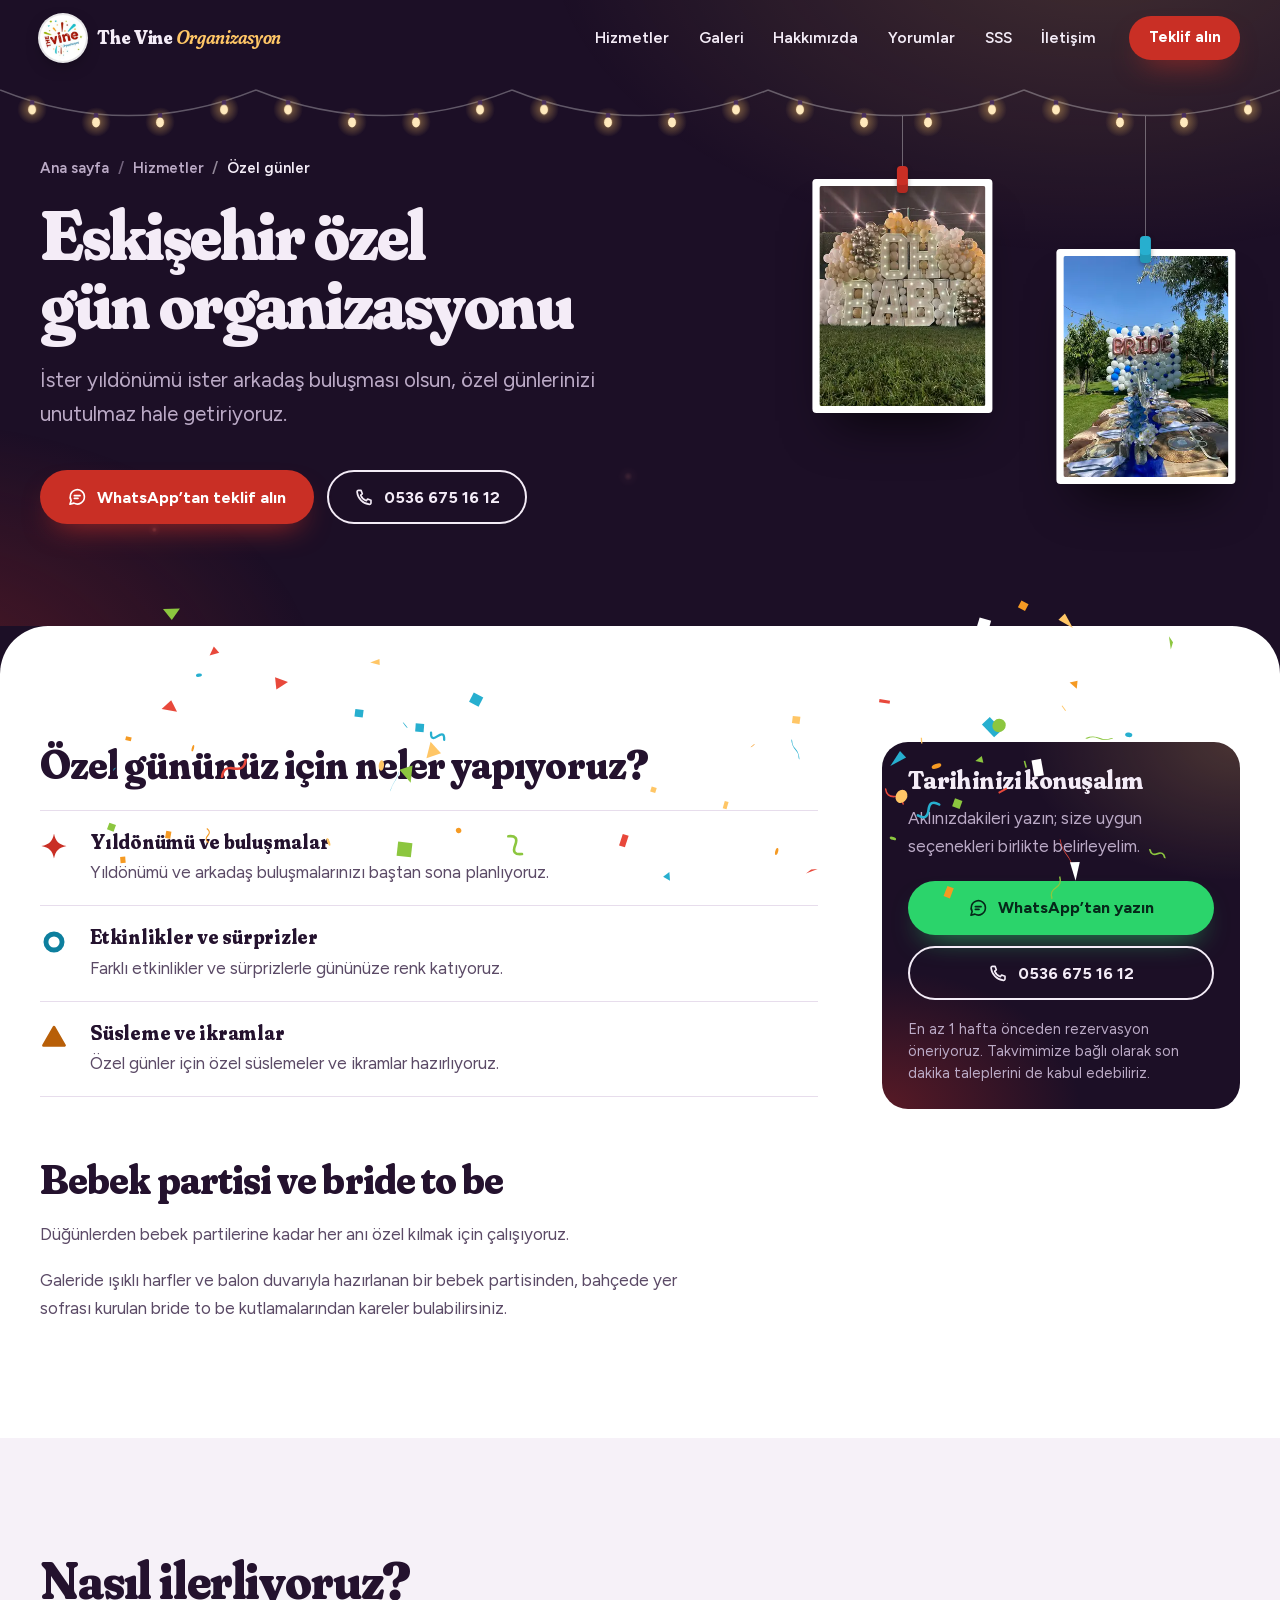
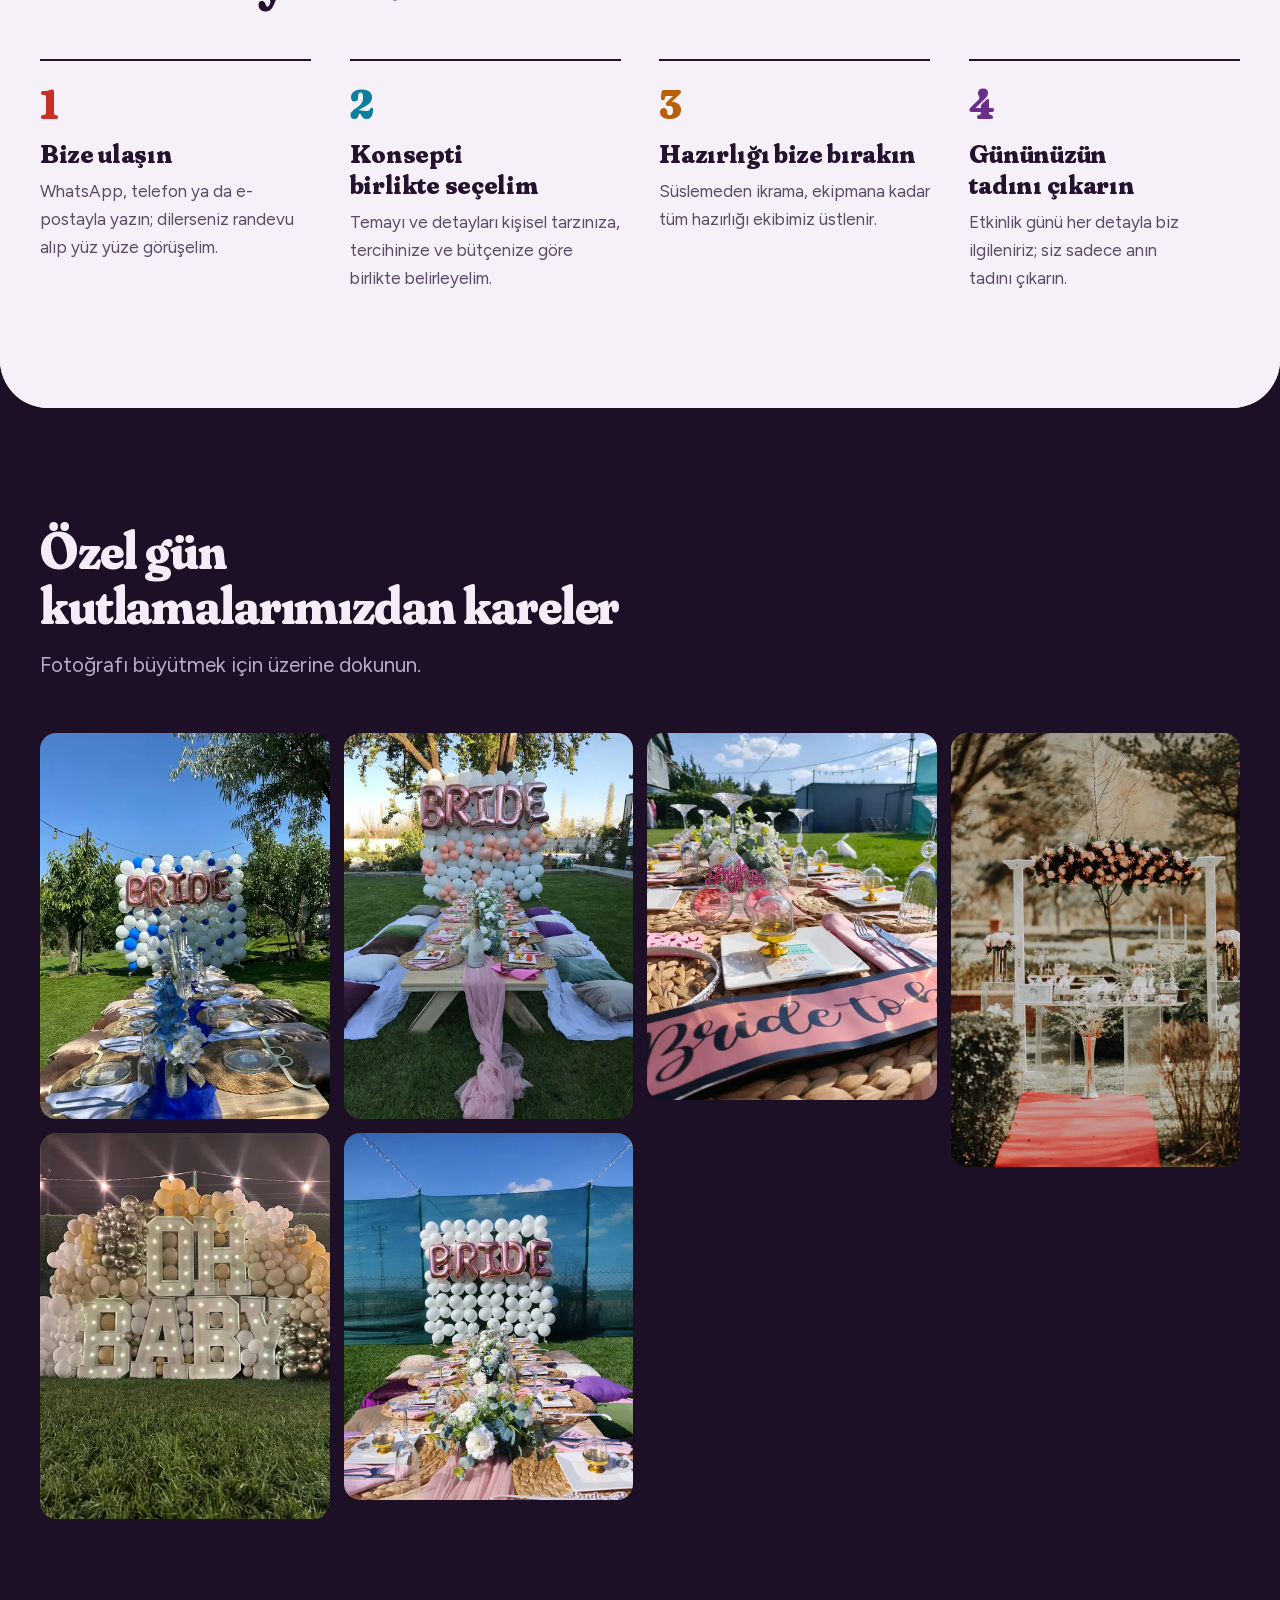
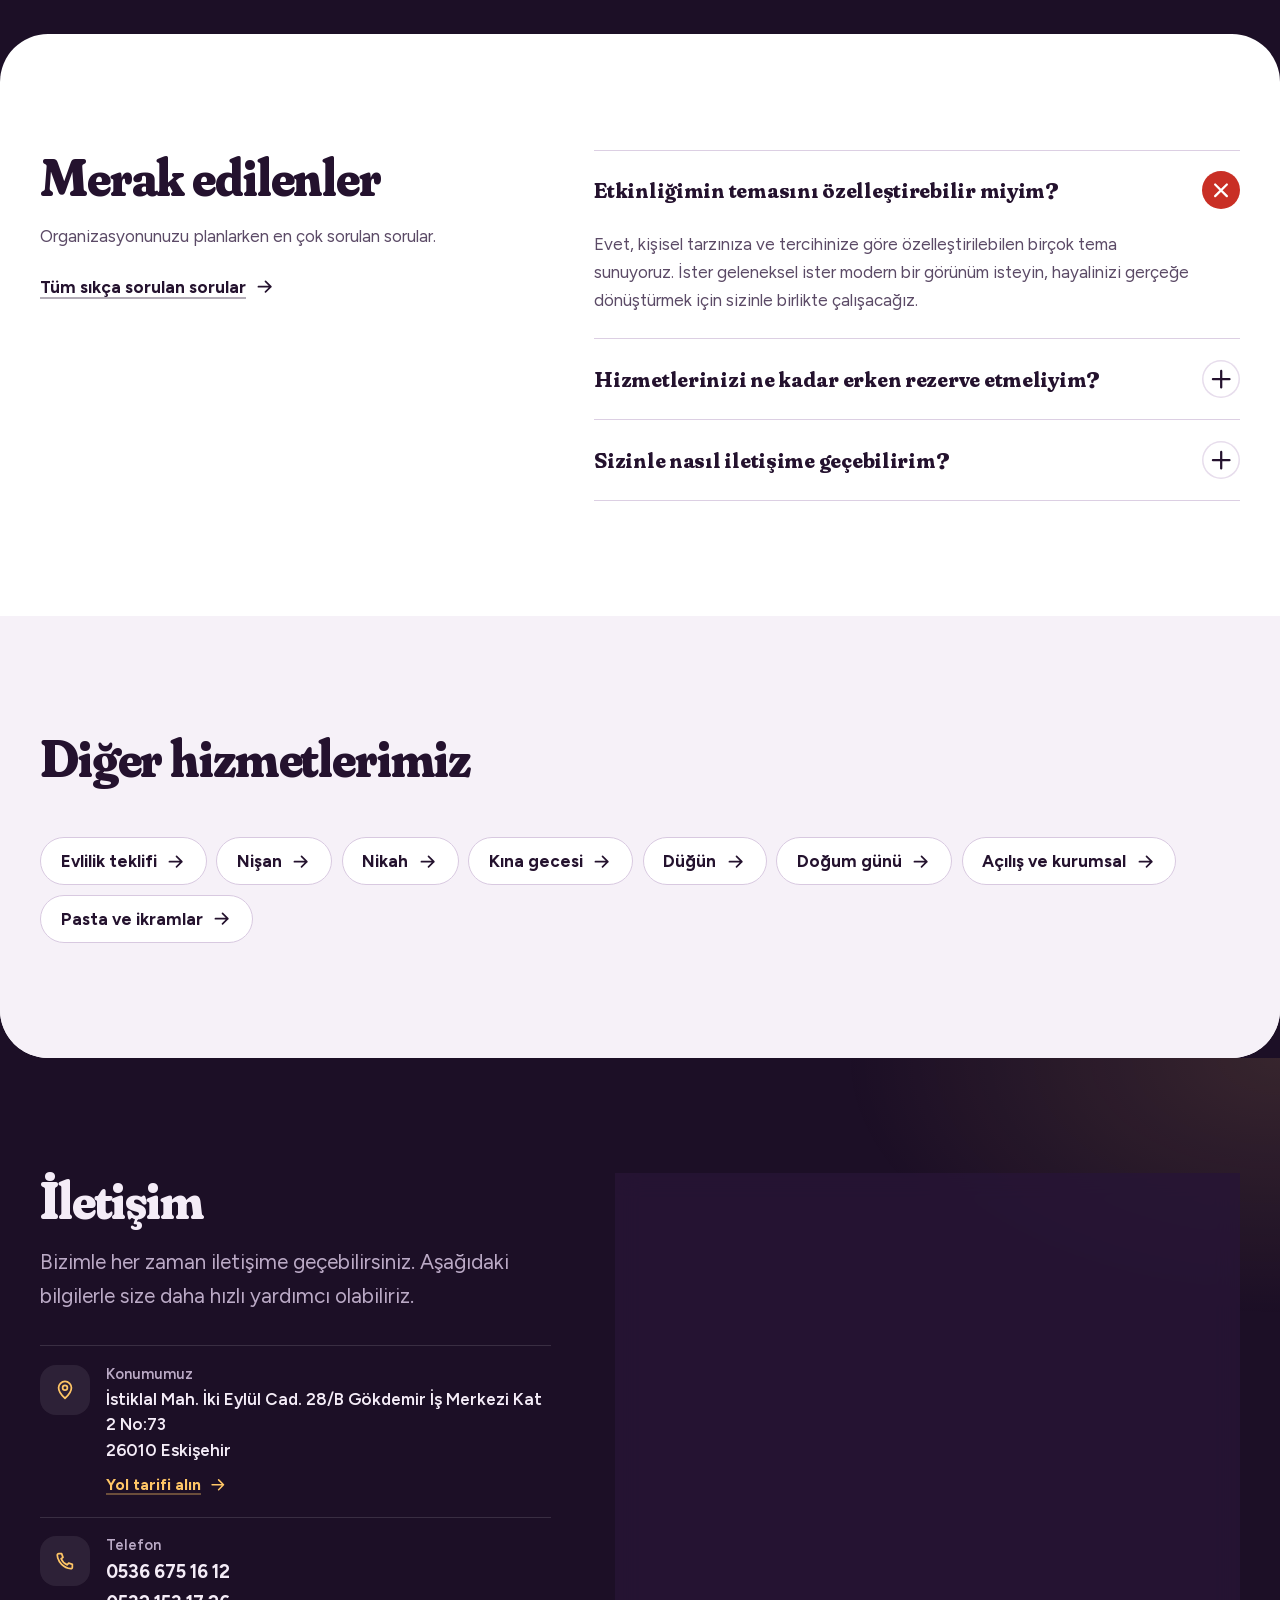
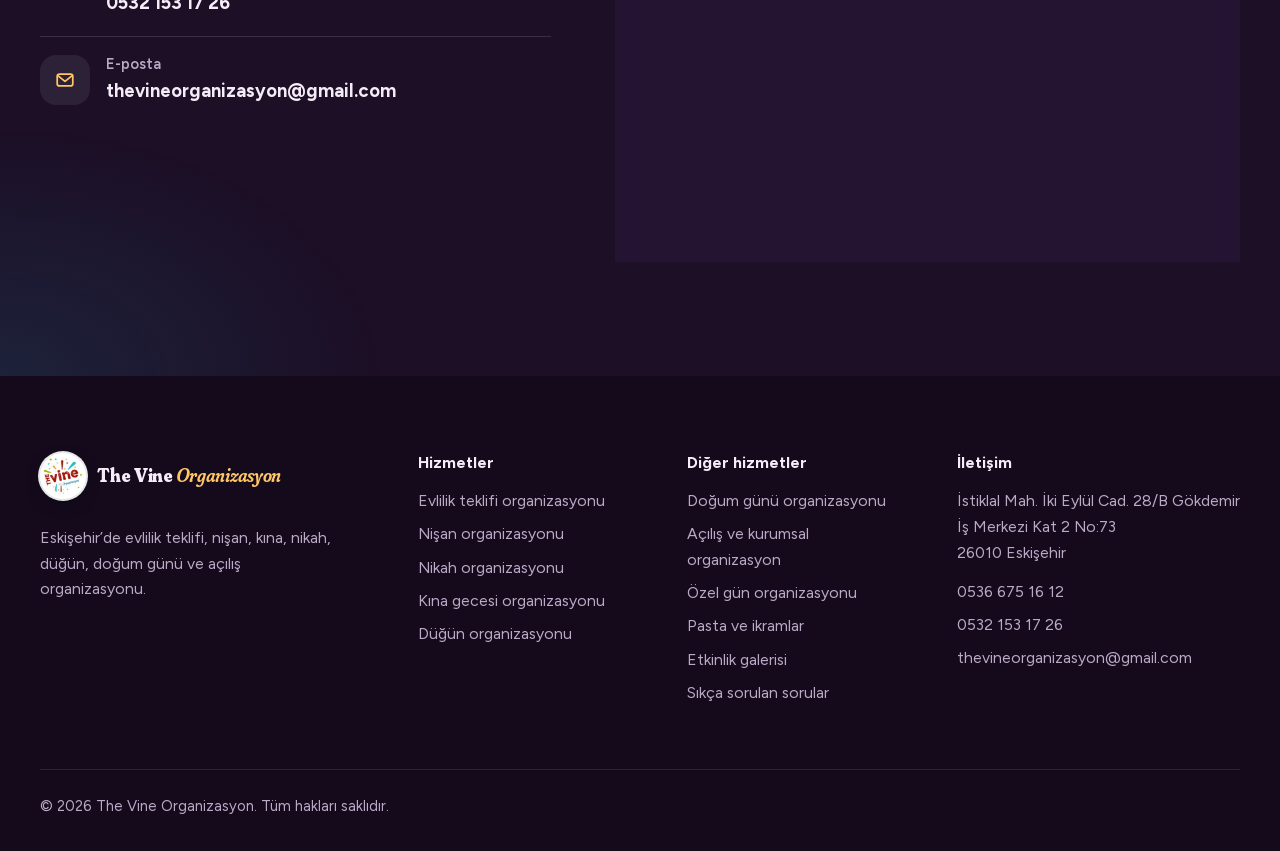
<file: eskisehir-ozel-gun-organizasyonu.html>
<!doctype html>
<html lang="tr">
<head>
  <meta charset="utf-8">
  <meta name="viewport" content="width=device-width, initial-scale=1">
  <title>Eskişehir Özel Gün Organizasyonu | The Vine Organizasyon</title>
  <meta name="description" content="Eskişehir&#39;de yıldönümü, bebek partisi, bride to be ve arkadaş buluşmaları için özel gün organizasyonu: süsleme, ikram ve sürprizlerle unutulmaz kutlamalar.">
  <link rel="canonical" href="https://thevineorganizasyon.com.tr/eskisehir-ozel-gun-organizasyonu.html">
  <meta name="robots" content="index, follow, max-image-preview:large, max-snippet:-1, max-video-preview:-1">
  <meta name="author" content="The Vine Organizasyon">
  <meta name="geo.region" content="TR-26">
  <meta name="geo.placename" content="Eskişehir">
  <meta name="geo.position" content="39.7736;30.5147">
  <meta name="ICBM" content="39.7736, 30.5147">
  <meta name="format-detection" content="telephone=no">
  <meta name="theme-color" content="#1c0f26">

  <meta property="og:type" content="website">
  <meta property="og:locale" content="tr_TR">
  <meta property="og:site_name" content="The Vine Organizasyon">
  <meta property="og:title" content="Eskişehir Özel Gün Organizasyonu | The Vine Organizasyon">
  <meta property="og:description" content="Eskişehir&#39;de yıldönümü, bebek partisi, bride to be ve arkadaş buluşmaları için özel gün organizasyonu: süsleme, ikram ve sürprizlerle unutulmaz kutlamalar.">
  <meta property="og:url" content="https://thevineorganizasyon.com.tr/eskisehir-ozel-gun-organizasyonu.html">
  <meta property="og:image" content="https://thevineorganizasyon.com.tr/assets/img/og/eskisehir-ozel-gun-organizasyonu.jpg">
  <meta property="og:image:width" content="1200">
  <meta property="og:image:height" content="630">
  <meta property="og:image:alt" content="Işıklı OH BABY harfleri ve balon duvarıyla bebek partisi süslemesi">
  <meta name="twitter:card" content="summary_large_image">
  <meta name="twitter:title" content="Eskişehir Özel Gün Organizasyonu | The Vine Organizasyon">
  <meta name="twitter:description" content="Eskişehir&#39;de yıldönümü, bebek partisi, bride to be ve arkadaş buluşmaları için özel gün organizasyonu: süsleme, ikram ve sürprizlerle unutulmaz kutlamalar.">
  <meta name="twitter:image" content="https://thevineorganizasyon.com.tr/assets/img/og/eskisehir-ozel-gun-organizasyonu.jpg">

  <link rel="icon" href="favicon.ico" sizes="any">
  <link rel="icon" type="image/png" sizes="32x32" href="favicon-32x32.png">
  <link rel="icon" type="image/png" sizes="96x96" href="favicon-96x96.png">
  <link rel="icon" type="image/png" sizes="192x192" href="android-icon-192x192.png">
  <link rel="apple-touch-icon" sizes="180x180" href="apple-icon-180x180.png">
  <link rel="manifest" href="manifest.json">
  <meta name="msapplication-TileColor" content="#1c0f26">
  <meta name="msapplication-TileImage" content="ms-icon-144x144.png">

  <link rel="preload" href="assets/fonts/fraunces-soft.woff2" as="font" type="font/woff2" crossorigin>
  <link rel="preload" href="assets/fonts/figtree.woff2" as="font" type="font/woff2" crossorigin>
  <link rel="stylesheet" href="assets/css/site.css">
  <noscript><style>.garland{display:none}</style></noscript>
  <script type="application/ld+json">{"@context":"https://schema.org","@graph":[{"@type":"LocalBusiness","@id":"https://thevineorganizasyon.com.tr/#isletme","name":"The Vine Organizasyon","url":"https://thevineorganizasyon.com.tr/","image":["https://thevineorganizasyon.com.tr/assets/img/og/the-vine-organizasyon-eskisehir.jpg","https://thevineorganizasyon.com.tr/assets/img/galeri/evlilik-teklifi-organizasyonu-eskisehir-01-1600.webp","https://thevineorganizasyon.com.tr/assets/img/galeri/nikah-organizasyonu-eskisehir-01-1067.webp"],"logo":"https://thevineorganizasyon.com.tr/android-icon-192x192.png","telephone":"+905366751612","email":"thevineorganizasyon@gmail.com","address":{"@type":"PostalAddress","streetAddress":"İstiklal Mah. İki Eylül Cad. 28/B Gökdemir İş Merkezi Kat 2 No:73","addressLocality":"Eskişehir","addressRegion":"Eskişehir","postalCode":"26010","addressCountry":"TR"},"geo":{"@type":"GeoCoordinates","latitude":39.7736,"longitude":30.5147},"hasMap":"https://www.google.com/maps/search/?api=1&query=The%20Vine%20Organizasyon%20Eski%C5%9Fehir&query_place_id=ChIJ27g5KmMXzBQR4dvRUMMFYt8","areaServed":{"@type":"City","name":"Eskişehir"}},{"@type":"WebSite","@id":"https://thevineorganizasyon.com.tr/#site","url":"https://thevineorganizasyon.com.tr/","name":"The Vine Organizasyon","inLanguage":"tr-TR","publisher":{"@id":"https://thevineorganizasyon.com.tr/#isletme"}},{"@type":"WebPage","@id":"https://thevineorganizasyon.com.tr/eskisehir-ozel-gun-organizasyonu.html#sayfa","url":"https://thevineorganizasyon.com.tr/eskisehir-ozel-gun-organizasyonu.html","name":"Eskişehir Özel Gün Organizasyonu | The Vine Organizasyon","description":"Eskişehir'de yıldönümü, bebek partisi, bride to be ve arkadaş buluşmaları için özel gün organizasyonu: süsleme, ikram ve sürprizlerle unutulmaz kutlamalar.","inLanguage":"tr-TR","isPartOf":{"@id":"https://thevineorganizasyon.com.tr/#site"},"breadcrumb":{"@id":"https://thevineorganizasyon.com.tr/eskisehir-ozel-gun-organizasyonu.html#yol"},"primaryImageOfPage":{"@type":"ImageObject","url":"https://thevineorganizasyon.com.tr/assets/img/og/eskisehir-ozel-gun-organizasyonu.jpg"}},{"@type":"Service","@id":"https://thevineorganizasyon.com.tr/eskisehir-ozel-gun-organizasyonu.html#hizmet","name":"Eskişehir özel gün organizasyonu","serviceType":"Özel gün organizasyonu","description":"Eskişehir'de yıldönümü, bebek partisi, bride to be ve arkadaş buluşmaları için özel gün organizasyonu: süsleme, ikram ve sürprizlerle unutulmaz kutlamalar.","url":"https://thevineorganizasyon.com.tr/eskisehir-ozel-gun-organizasyonu.html","image":["https://thevineorganizasyon.com.tr/assets/img/galeri/ozel-gun-organizasyonu-eskisehir-01-1200.webp","https://thevineorganizasyon.com.tr/assets/img/galeri/ozel-gun-organizasyonu-eskisehir-02-1200.webp","https://thevineorganizasyon.com.tr/assets/img/galeri/ozel-gun-organizasyonu-eskisehir-03-1200.webp"],"provider":{"@id":"https://thevineorganizasyon.com.tr/#isletme"},"areaServed":{"@type":"City","name":"Eskişehir"}},{"@type":"BreadcrumbList","@id":"https://thevineorganizasyon.com.tr/eskisehir-ozel-gun-organizasyonu.html#yol","itemListElement":[{"@type":"ListItem","position":1,"name":"Ana sayfa","item":"https://thevineorganizasyon.com.tr/"},{"@type":"ListItem","position":2,"name":"Hizmetler","item":"https://thevineorganizasyon.com.tr/#hizmetler"},{"@type":"ListItem","position":3,"name":"Özel günler","item":"https://thevineorganizasyon.com.tr/eskisehir-ozel-gun-organizasyonu.html"}]}]}</script>
  <script src="assets/js/site.js" defer></script>
</head>
<body>
<a class="skip" href="#icerik">İçeriğe geç</a>

<svg width="0" height="0" style="position:absolute" aria-hidden="true" focusable="false">
  <symbol id="i-chat" viewBox="0 0 24 24"><path d="M20.5 11.6a8.4 8.4 0 0 1-12.4 7.4L3.5 20.3l1.4-4.4a8.4 8.4 0 1 1 15.6-4.3Z"/><path d="M8.6 10.2h6.8M8.6 13.4h4.4"/></symbol>
  <symbol id="i-phone" viewBox="0 0 24 24"><path d="M5.2 4h3.1l1.5 4-2 1.5a12.2 12.2 0 0 0 6.7 6.7l1.5-2 4 1.5v3.1a1.6 1.6 0 0 1-1.7 1.6A16.4 16.4 0 0 1 3.6 5.7 1.6 1.6 0 0 1 5.2 4Z"/></symbol>
  <symbol id="i-mail" viewBox="0 0 24 24"><rect x="3.5" y="5.5" width="17" height="13" rx="2.5"/><path d="m4.5 7.5 7.5 6 7.5-6"/></symbol>
  <symbol id="i-pin" viewBox="0 0 24 24"><path d="M12 21s7-6 7-11.4A7 7 0 0 0 5 9.6C5 15 12 21 12 21Z"/><circle cx="12" cy="9.6" r="2.6"/></symbol>
  <symbol id="i-arrow" viewBox="0 0 24 24"><path d="M5 12h14M13 6l6 6-6 6"/></symbol>
  <symbol id="i-play" viewBox="0 0 24 24"><path d="M8 5.2v13.6a.8.8 0 0 0 1.2.7l11-6.8a.8.8 0 0 0 0-1.4l-11-6.8a.8.8 0 0 0-1.2.7Z"/></symbol>
  <symbol id="i-plus" viewBox="0 0 24 24"><path d="M12 5v14M5 12h14"/></symbol>
  <symbol id="i-check" viewBox="0 0 24 24"><path d="m5 12.6 4.4 4.4L19 7.4"/></symbol>
  <symbol id="i-star" viewBox="0 0 24 24"><path d="m12 2.9 2.7 5.8 6.4.8-4.7 4.4 1.2 6.3L12 17.1l-5.6 3.1 1.2-6.3-4.7-4.4 6.4-.8L12 2.9Z"/></symbol>
  <symbol id="i-map" viewBox="0 0 24 24"><path d="m9 19.5-5-2V5l5 2 6-2 5 2v12.5l-5-2-6 2ZM9 7v12.5M15 5v12.5"/></symbol>
  <symbol id="c-1" viewBox="0 0 40 40"><circle cx="20" cy="20" r="11.5" fill="none" stroke="currentColor" stroke-width="7"/></symbol>
  <symbol id="c-2" viewBox="0 0 40 40"><path d="M20 6 35 32H5Z" fill="currentColor" stroke="currentColor" stroke-width="4" stroke-linejoin="round"/></symbol>
  <symbol id="c-3" viewBox="0 0 40 40"><path d="M4 25c4-13 9-13 13-1s9 12 13-1 5-9 7-9" fill="none" stroke="currentColor" stroke-width="6" stroke-linecap="round"/></symbol>
  <symbol id="c-4" viewBox="0 0 40 40"><path d="M20 2c2 11 7 16 18 18-11 2-16 7-18 18-2-11-7-16-18-18 11-2 16-7 18-18Z" fill="currentColor"/></symbol>
  <symbol id="c-5" viewBox="0 0 40 40"><rect x="10" y="5" width="20" height="30" rx="5" transform="rotate(18 20 20)" fill="currentColor"/></symbol>
  <symbol id="c-6" viewBox="0 0 40 40"><path d="M3 27a17 17 0 0 1 34 0Z" fill="currentColor" stroke="currentColor" stroke-width="3" stroke-linejoin="round"/></symbol>
</svg>

<canvas id="sahne-arka" class="stage stage--back" aria-hidden="true"></canvas>

<header class="site-header">
  <div class="wrap site-header__in">
    <a class="brand" href="./" aria-label="The Vine Organizasyon ana sayfa">
      <img class="brand__logo" src="assets/img/logo-the-vine-organizasyon.jpg" width="46" height="46" alt="">
      <span class="brand__name">The Vine <em>Organizasyon</em></span>
    </a>
    <nav class="nav" id="menu" aria-label="Ana menü">
      <ul>
        <li style="--i:0"><a href="./#hizmetler">Hizmetler</a></li>
        <li style="--i:1"><a href="#galeri">Galeri</a></li>
        <li style="--i:2"><a href="./#hakkimizda">Hakkımızda</a></li>
        <li style="--i:3"><a href="./#yorumlar">Yorumlar</a></li>
        <li style="--i:4"><a href="#sss">SSS</a></li>
        <li style="--i:5"><a href="#iletisim">İletişim</a></li>
      </ul>
      <div class="nav__extra">
        <a class="btn btn--wa" href="https://wa.me/905321531726?text=Merhaba%2C%20organizasyon%20i%C3%A7in%20bilgi%20almak%20istiyorum." target="_blank" rel="noopener"><svg class="ikon" viewBox="0 0 24 24" aria-hidden="true" focusable="false"><use href="#i-chat"/></svg> WhatsApp’tan yazın</a>
        <a class="btn btn--ghost" href="tel:+905366751612"><svg class="ikon" viewBox="0 0 24 24" aria-hidden="true" focusable="false"><use href="#i-phone"/></svg> 0536 675 16 12</a>
      </div>
    </nav>
    <a class="btn btn--primary btn--sm header-cta" href="#iletisim">Teklif alın</a>
    <button class="nav-toggle" type="button" aria-expanded="false" aria-controls="menu" aria-label="Menüyü aç"><span></span></button>
  </div>
</header>

<main id="icerik">
<section class="page-hero" data-stage>
  <div class="garland" data-garland>
    <svg class="garland__wire" aria-hidden="true" focusable="false"></svg>
    <span class="hanger" data-x="0.705" data-xs="0.3" style="--k:0.45; --n:0; --dur:6.4s; --delay:-1.1s; --pin:var(--kirmizi)">
      <span class="hanger__body">
        <span class="hanger__pin" aria-hidden="true"></span>
        <img src="assets/img/galeri/ozel-gun-organizasyonu-eskisehir-02-480.webp" srcset="assets/img/galeri/ozel-gun-organizasyonu-eskisehir-02-320.webp 320w, assets/img/galeri/ozel-gun-organizasyonu-eskisehir-02-480.webp 480w" sizes="(min-width: 1000px) 14vw, (min-width: 620px) 21vw, 27vw" width="480" height="640" alt="Işıklı OH BABY harfleri ve balon duvarıyla bebek partisi süslemesi" fetchpriority="high" decoding="async">
      </span>
    </span>
    <span class="hanger" data-x="0.895" data-xs="0.7" style="--k:0.95; --n:1; --dur:7.6s; --delay:-3.3s; --pin:var(--turkuaz)">
      <span class="hanger__body">
        <span class="hanger__pin" aria-hidden="true"></span>
        <img src="assets/img/galeri/ozel-gun-organizasyonu-eskisehir-01-480.webp" srcset="assets/img/galeri/ozel-gun-organizasyonu-eskisehir-01-320.webp 320w, assets/img/galeri/ozel-gun-organizasyonu-eskisehir-01-480.webp 480w" sizes="(min-width: 1000px) 14vw, (min-width: 620px) 21vw, 27vw" width="480" height="640" alt="Bahçede BRIDE balon panosu ve mavi-beyaz süslenmiş bride to be masası" decoding="async">
      </span>
    </span>
  </div>
  <div class="wrap page-hero__in">
    <div>
      <nav class="crumbs" aria-label="Sayfa yolu">
        <ol>
          <li><a href="./">Ana sayfa</a></li>
          <li><a href="./#hizmetler">Hizmetler</a></li>
          <li aria-current="page">Özel günler</li>
        </ol>
      </nav>
      <h1>Eskişehir özel gün organizasyonu</h1>
      <p class="lead">İster yıldönümü ister arkadaş buluşması olsun, özel günlerinizi unutulmaz hale getiriyoruz.</p>
      <div class="hero__actions">
        <a class="btn btn--primary" href="https://wa.me/905321531726?text=Merhaba%2C%20%C3%B6zel%20g%C3%BCn%20organizasyonu%20hakk%C4%B1nda%20bilgi%20almak%20istiyorum." target="_blank" rel="noopener" data-burst><svg class="ikon" viewBox="0 0 24 24" aria-hidden="true" focusable="false"><use href="#i-chat"/></svg> WhatsApp’tan teklif alın</a>
        <a class="btn btn--ghost" href="tel:+905366751612"><svg class="ikon" viewBox="0 0 24 24" aria-hidden="true" focusable="false"><use href="#i-phone"/></svg> 0536 675 16 12</a>
      </div>
    </div>
  </div>
</section>

<div class="sheet">
  <section class="section">
    <div class="wrap prose-grid">
      <article class="prose">
        <h2 class="reveal">Özel gününüz için neler yapıyoruz?</h2>
        <dl class="deflist">
          <div class="reveal" style="--d:0; --c:var(--kirmizi)">
            <svg viewBox="0 0 40 40" aria-hidden="true"><use href="#c-4"/></svg>
            <dt>Yıldönümü ve buluşmalar</dt>
            <dd>Yıldönümü ve arkadaş buluşmalarınızı baştan sona planlıyoruz.</dd>
          </div>
          <div class="reveal" style="--d:1; --c:var(--turkuaz-k)">
            <svg viewBox="0 0 40 40" aria-hidden="true"><use href="#c-1"/></svg>
            <dt>Etkinlikler ve sürprizler</dt>
            <dd>Farklı etkinlikler ve sürprizlerle gününüze renk katıyoruz.</dd>
          </div>
          <div class="reveal" style="--d:2; --c:var(--turuncu-k)">
            <svg viewBox="0 0 40 40" aria-hidden="true"><use href="#c-2"/></svg>
            <dt>Süsleme ve ikramlar</dt>
            <dd>Özel günler için özel süslemeler ve ikramlar hazırlıyoruz.</dd>
          </div>
        </dl>
        <h2 class="reveal">Bebek partisi ve bride to be</h2>
        <p class="reveal">Düğünlerden bebek partilerine kadar her anı özel kılmak için çalışıyoruz.</p>
        <p class="reveal">Galeride ışıklı harfler ve balon duvarıyla hazırlanan bir bebek partisinden, bahçede yer sofrası kurulan bride to be kutlamalarından kareler bulabilirsiniz.</p>
      </article>
      <aside class="aside-card reveal" aria-label="Hızlı iletişim">
        <h2>Tarihinizi konuşalım</h2>
        <p>Aklınızdakileri yazın; size uygun seçenekleri birlikte belirleyelim.</p>
        <a class="btn btn--wa" href="https://wa.me/905321531726?text=Merhaba%2C%20%C3%B6zel%20g%C3%BCn%20organizasyonu%20hakk%C4%B1nda%20bilgi%20almak%20istiyorum." target="_blank" rel="noopener" data-burst><svg class="ikon" viewBox="0 0 24 24" aria-hidden="true" focusable="false"><use href="#i-chat"/></svg> WhatsApp’tan yazın</a>
        <a class="btn btn--ghost" href="tel:+905366751612"><svg class="ikon" viewBox="0 0 24 24" aria-hidden="true" focusable="false"><use href="#i-phone"/></svg> 0536 675 16 12</a>
        <small>En az 1 hafta önceden rezervasyon öneriyoruz. Takvimimize bağlı olarak son dakika taleplerini de kabul edebiliriz.</small>
      </aside>
    </div>
  </section>

  <section class="section section--lila">
    <div class="wrap">
      <header class="section-head">
        <h2 class="reveal">Nasıl ilerliyoruz?</h2>
      </header>
      <ol class="steps">
        <li class="reveal" style="--d:0; --c:var(--kirmizi)">
          <h3>Bize ulaşın</h3>
          <p>WhatsApp, telefon ya da e-postayla yazın; dilerseniz randevu alıp yüz yüze görüşelim.</p>
        </li>
        <li class="reveal" style="--d:1; --c:var(--turkuaz-k)">
          <h3>Konsepti birlikte seçelim</h3>
          <p>Temayı ve detayları kişisel tarzınıza, tercihinize ve bütçenize göre birlikte belirleyelim.</p>
        </li>
        <li class="reveal" style="--d:2; --c:var(--turuncu-k)">
          <h3>Hazırlığı bize bırakın</h3>
          <p>Süslemeden ikrama, ekipmana kadar tüm hazırlığı ekibimiz üstlenir.</p>
        </li>
        <li class="reveal" style="--d:3; --c:var(--mor-k)">
          <h3>Gününüzün tadını çıkarın</h3>
          <p>Etkinlik günü her detayla biz ilgileniriz; siz sadece anın tadını çıkarın.</p>
        </li>
      </ol>
    </div>
  </section>
</div>

<section class="section gallery" id="galeri" data-stage>
  <div class="wrap">
    <header class="section-head">
      <h2 class="reveal">Özel gün kutlamalarımızdan kareler</h2>
      <p class="reveal" style="--d:1">Fotoğrafı büyütmek için üzerine dokunun.</p>
    </header>
    <div class="shots" data-gallery>
      <a class="shot" href="assets/img/galeri/ozel-gun-organizasyonu-eskisehir-01-1200.webp" data-cat="ozel"><img src="assets/img/galeri/ozel-gun-organizasyonu-eskisehir-01-800.webp" srcset="assets/img/galeri/ozel-gun-organizasyonu-eskisehir-01-480.webp 480w, assets/img/galeri/ozel-gun-organizasyonu-eskisehir-01-800.webp 800w" sizes="(min-width: 1100px) 290px, (min-width: 641px) 31vw, 46vw" width="800" height="1067" alt="Bahçede BRIDE balon panosu ve mavi-beyaz süslenmiş bride to be masası" loading="lazy" decoding="async"><span class="shot__cap">Özel günler</span></a>
      <a class="shot" href="assets/img/galeri/ozel-gun-organizasyonu-eskisehir-02-1200.webp" data-cat="ozel"><img src="assets/img/galeri/ozel-gun-organizasyonu-eskisehir-02-800.webp" srcset="assets/img/galeri/ozel-gun-organizasyonu-eskisehir-02-480.webp 480w, assets/img/galeri/ozel-gun-organizasyonu-eskisehir-02-800.webp 800w" sizes="(min-width: 1100px) 290px, (min-width: 641px) 31vw, 46vw" width="800" height="1067" alt="Işıklı OH BABY harfleri ve balon duvarıyla bebek partisi süslemesi" loading="lazy" decoding="async"><span class="shot__cap">Özel günler</span></a>
      <a class="shot" href="assets/img/galeri/ozel-gun-organizasyonu-eskisehir-03-1200.webp" data-cat="ozel"><img src="assets/img/galeri/ozel-gun-organizasyonu-eskisehir-03-800.webp" srcset="assets/img/galeri/ozel-gun-organizasyonu-eskisehir-03-480.webp 480w, assets/img/galeri/ozel-gun-organizasyonu-eskisehir-03-800.webp 800w" sizes="(min-width: 1100px) 290px, (min-width: 641px) 31vw, 46vw" width="800" height="1067" alt="Çimde yer sofrası, minderler ve BRIDE balonlarıyla bride to be pikniği" loading="lazy" decoding="async"><span class="shot__cap">Özel günler</span></a>
      <a class="shot" href="assets/img/galeri/ozel-gun-organizasyonu-eskisehir-04-1200.webp" data-cat="ozel"><img src="assets/img/galeri/ozel-gun-organizasyonu-eskisehir-04-800.webp" srcset="assets/img/galeri/ozel-gun-organizasyonu-eskisehir-04-480.webp 480w, assets/img/galeri/ozel-gun-organizasyonu-eskisehir-04-800.webp 800w" sizes="(min-width: 1100px) 290px, (min-width: 641px) 31vw, 46vw" width="800" height="1013" alt="Beyaz balon panosu ve çiçekli yer sofrasıyla bride to be kutlaması" loading="lazy" decoding="async"><span class="shot__cap">Özel günler</span></a>
      <a class="shot" href="assets/img/galeri/ozel-gun-organizasyonu-eskisehir-05-1200.webp" data-cat="ozel"><img src="assets/img/galeri/ozel-gun-organizasyonu-eskisehir-05-800.webp" srcset="assets/img/galeri/ozel-gun-organizasyonu-eskisehir-05-480.webp 480w, assets/img/galeri/ozel-gun-organizasyonu-eskisehir-05-800.webp 800w" sizes="(min-width: 1100px) 290px, (min-width: 641px) 31vw, 46vw" width="800" height="1013" alt="Bride to be sofrasında kuruyemiş, kadehler ve kişiye özel kuşak" loading="lazy" decoding="async"><span class="shot__cap">Özel günler</span></a>
      <a class="shot" href="assets/img/galeri/ozel-gun-organizasyonu-eskisehir-06-936.webp" data-cat="ozel"><img src="assets/img/galeri/ozel-gun-organizasyonu-eskisehir-06-800.webp" srcset="assets/img/galeri/ozel-gun-organizasyonu-eskisehir-06-480.webp 480w, assets/img/galeri/ozel-gun-organizasyonu-eskisehir-06-800.webp 800w" sizes="(min-width: 1100px) 290px, (min-width: 641px) 31vw, 46vw" width="800" height="1200" alt="Çiçek kemeri ve kırmızı halıyla açık havada özel gün kutlama alanı" loading="lazy" decoding="async"><span class="shot__cap">Özel günler</span></a>
    </div>
  </div>
</section>

<div class="sheet">
  <section class="section faq" id="sss">
    <div class="wrap faq__grid">
      <div class="faq__intro">
        <h2 class="reveal">Merak edilenler</h2>
        <p class="reveal" style="--d:1">Organizasyonunuzu planlarken en çok sorulan sorular.</p>
        <a class="link reveal" style="--d:2" href="./#sss">Tüm sıkça sorulan sorular <svg class="ikon" viewBox="0 0 24 24" aria-hidden="true" focusable="false"><use href="#i-arrow"/></svg></a>
      </div>
      <div class="faq-list">
        <details class="reveal" style="--d:0" name="sss" open>
          <summary><h3 style="font:inherit;letter-spacing:inherit">Etkinliğimin temasını özelleştirebilir miyim?</h3><span class="arti" aria-hidden="true"><svg class="ikon" viewBox="0 0 24 24" aria-hidden="true" focusable="false"><use href="#i-plus"/></svg></span></summary>
          <p class="cevap">Evet, kişisel tarzınıza ve tercihinize göre özelleştirilebilen birçok tema sunuyoruz. İster geleneksel ister modern bir görünüm isteyin, hayalinizi gerçeğe dönüştürmek için sizinle birlikte çalışacağız.</p>
        </details>
        <details class="reveal" style="--d:1" name="sss">
          <summary><h3 style="font:inherit;letter-spacing:inherit">Hizmetlerinizi ne kadar erken rezerve etmeliyim?</h3><span class="arti" aria-hidden="true"><svg class="ikon" viewBox="0 0 24 24" aria-hidden="true" focusable="false"><use href="#i-plus"/></svg></span></summary>
          <p class="cevap">En az 1 hafta önceden rezervasyon yapmanızı öneririz. Böylece detaylı planlama için yeterli zamanımız olur. Ancak takvimimize bağlı olarak son dakika rezervasyonlarını da kabul edebiliriz.</p>
        </details>
        <details class="reveal" style="--d:2" name="sss">
          <summary><h3 style="font:inherit;letter-spacing:inherit">Sizinle nasıl iletişime geçebilirim?</h3><span class="arti" aria-hidden="true"><svg class="ikon" viewBox="0 0 24 24" aria-hidden="true" focusable="false"><use href="#i-plus"/></svg></span></summary>
          <p class="cevap">Bize telefon, e-posta veya web sitemizdeki iletişim formu aracılığıyla ulaşabilirsiniz. Ayrıca randevu ile görüşme imkanı sunuyoruz ve tüm sorularınızı yanıtlamaktan memnuniyet duyarız.</p>
        </details>
      </div>
    </div>
  </section>

  <section class="section section--lila">
    <div class="wrap">
      <header class="section-head">
        <h2 class="reveal">Diğer hizmetlerimiz</h2>
      </header>
      <ul class="others reveal">
        <li><a href="eskisehir-evlilik-teklifi-organizasyonu.html">Evlilik teklifi <svg class="ikon" viewBox="0 0 24 24" aria-hidden="true" focusable="false"><use href="#i-arrow"/></svg></a></li>
        <li><a href="eskisehir-nisan-organizasyonu.html">Nişan <svg class="ikon" viewBox="0 0 24 24" aria-hidden="true" focusable="false"><use href="#i-arrow"/></svg></a></li>
        <li><a href="eskisehir-nikah-organizasyonu.html">Nikah <svg class="ikon" viewBox="0 0 24 24" aria-hidden="true" focusable="false"><use href="#i-arrow"/></svg></a></li>
        <li><a href="eskisehir-kina-organizasyonu.html">Kına gecesi <svg class="ikon" viewBox="0 0 24 24" aria-hidden="true" focusable="false"><use href="#i-arrow"/></svg></a></li>
        <li><a href="eskisehir-dugun-organizasyonu.html">Düğün <svg class="ikon" viewBox="0 0 24 24" aria-hidden="true" focusable="false"><use href="#i-arrow"/></svg></a></li>
        <li><a href="eskisehir-dogum-gunu-organizasyonu.html">Doğum günü <svg class="ikon" viewBox="0 0 24 24" aria-hidden="true" focusable="false"><use href="#i-arrow"/></svg></a></li>
        <li><a href="eskisehir-acilis-organizasyonu.html">Açılış ve kurumsal <svg class="ikon" viewBox="0 0 24 24" aria-hidden="true" focusable="false"><use href="#i-arrow"/></svg></a></li>
        <li><a href="eskisehir-pasta-ve-ikram.html">Pasta ve ikramlar <svg class="ikon" viewBox="0 0 24 24" aria-hidden="true" focusable="false"><use href="#i-arrow"/></svg></a></li>
      </ul>
    </div>
  </section>
</div>

<section class="section contact" id="iletisim" data-stage>
  <div class="wrap contact__grid">
    <div class="contact__info">
      <h2 class="reveal">İletişim</h2>
      <p class="reveal" style="--d:1">Bizimle her zaman iletişime geçebilirsiniz. Aşağıdaki bilgilerle size daha hızlı yardımcı olabiliriz.</p>
      <ul class="contact-list">
        <li class="reveal" style="--d:2">
          <span class="kutu"><svg class="ikon" viewBox="0 0 24 24" aria-hidden="true" focusable="false"><use href="#i-pin"/></svg></span>
          <div>
            <h3>Konumumuz</h3>
            <address>İstiklal Mah. İki Eylül Cad. 28/B Gökdemir İş Merkezi Kat 2 No:73<br>26010 Eskişehir</address>
            <a class="link" href="https://www.google.com/maps/dir/?api=1&amp;destination=The%20Vine%20Organizasyon%20Eski%C5%9Fehir&amp;destination_place_id=ChIJ27g5KmMXzBQR4dvRUMMFYt8" target="_blank" rel="noopener">Yol tarifi alın <svg class="ikon" viewBox="0 0 24 24" aria-hidden="true" focusable="false"><use href="#i-arrow"/></svg></a>
          </div>
        </li>
        <li class="reveal" style="--d:3">
          <span class="kutu"><svg class="ikon" viewBox="0 0 24 24" aria-hidden="true" focusable="false"><use href="#i-phone"/></svg></span>
          <div>
            <h3>Telefon</h3>
            <p><a href="tel:+905366751612">0536 675 16 12</a></p>
            <p><a href="tel:+905321531726">0532 153 17 26</a></p>
          </div>
        </li>
        <li class="reveal" style="--d:4">
          <span class="kutu"><svg class="ikon" viewBox="0 0 24 24" aria-hidden="true" focusable="false"><use href="#i-mail"/></svg></span>
          <div>
            <h3>E-posta</h3>
            <p><a href="mailto:thevineorganizasyon@gmail.com">thevineorganizasyon@gmail.com</a></p>
          </div>
        </li>
      </ul>
    </div>

    <form class="form reveal" style="--d:2" action="https://wa.me/905321531726" method="get" target="_blank" data-wa-form="905321531726">
      <div class="form__head">
        <h3>Bize yazın</h3>
        <p>Formu doldurun; mesajınız WhatsApp’ta hazır olarak açılsın. Sorularınızı en kısa sürede yanıtlarız.</p>
      </div>
      <div class="field">
        <label for="f-ad">Adınız</label>
        <input id="f-ad" name="ad" type="text" autocomplete="name" required>
      </div>
      <div class="field">
        <label for="f-tur">Etkinlik türü</label>
        <select id="f-tur" name="etkinlik">
          <option value="">Seçin</option>
          <option>Evlilik teklifi</option>
          <option>Nişan</option>
          <option>Nikah</option>
          <option>Kına gecesi</option>
          <option>Düğün</option>
          <option>Doğum günü</option>
          <option>Açılış / kurumsal etkinlik</option>
          <option selected>Özel gün</option>
          <option>Pasta ve ikram</option>
          <option>Diğer</option>
        </select>
      </div>
      <div class="field field--full">
        <label for="f-tarih">Etkinlik tarihi <span>(isteğe bağlı)</span></label>
        <input id="f-tarih" name="tarih" type="date">
      </div>
      <div class="field field--full">
        <label for="f-mesaj">Mesajınız</label>
        <textarea id="f-mesaj" name="text" rows="4" required></textarea>
      </div>
      <div class="form__actions">
        <button class="btn btn--wa" type="submit"><svg class="ikon" viewBox="0 0 24 24" aria-hidden="true" focusable="false"><use href="#i-chat"/></svg> WhatsApp’ta gönderin</button>
        <button class="btn btn--ghost" type="button" data-mail="thevineorganizasyon@gmail.com"><svg class="ikon" viewBox="0 0 24 24" aria-hidden="true" focusable="false"><use href="#i-mail"/></svg> E-postayla gönderin</button>
      </div>
      <p class="form__note" role="status" aria-live="polite"></p>
    </form>
  </div>
</section></main>

<footer class="site-footer">
  <div class="wrap">
    <div class="site-footer__grid">
      <div>
        <a class="brand" href="./" aria-label="The Vine Organizasyon ana sayfa">
          <img class="brand__logo" src="assets/img/logo-the-vine-organizasyon.jpg" width="46" height="46" alt="" loading="lazy">
          <span class="brand__name">The Vine <em>Organizasyon</em></span>
        </a>
        <p class="site-footer__about">Eskişehir’de evlilik teklifi, nişan, kına, nikah, düğün, doğum günü ve açılış organizasyonu.</p>
      </div>
      <nav aria-label="Hizmetler">
        <h2>Hizmetler</h2>
        <ul>
          <li><a href="eskisehir-evlilik-teklifi-organizasyonu.html">Evlilik teklifi organizasyonu</a></li>
          <li><a href="eskisehir-nisan-organizasyonu.html">Nişan organizasyonu</a></li>
          <li><a href="eskisehir-nikah-organizasyonu.html">Nikah organizasyonu</a></li>
          <li><a href="eskisehir-kina-organizasyonu.html">Kına gecesi organizasyonu</a></li>
          <li><a href="eskisehir-dugun-organizasyonu.html">Düğün organizasyonu</a></li>
        </ul>
      </nav>
      <nav aria-label="Diğer hizmetler">
        <h2>Diğer hizmetler</h2>
        <ul>
          <li><a href="eskisehir-dogum-gunu-organizasyonu.html">Doğum günü organizasyonu</a></li>
          <li><a href="eskisehir-acilis-organizasyonu.html">Açılış ve kurumsal organizasyon</a></li>
          <li><a href="eskisehir-ozel-gun-organizasyonu.html">Özel gün organizasyonu</a></li>
          <li><a href="eskisehir-pasta-ve-ikram.html">Pasta ve ikramlar</a></li>
          <li><a href="#galeri">Etkinlik galerisi</a></li>
          <li><a href="#sss">Sıkça sorulan sorular</a></li>
        </ul>
      </nav>
      <div>
        <h2>İletişim</h2>
        <address>İstiklal Mah. İki Eylül Cad. 28/B Gökdemir İş Merkezi Kat 2 No:73<br>26010 Eskişehir</address>
        <ul style="margin-top:.8rem">
          <li><a href="tel:+905366751612">0536 675 16 12</a></li>
          <li><a href="tel:+905321531726">0532 153 17 26</a></li>
          <li><a href="mailto:thevineorganizasyon@gmail.com">thevineorganizasyon@gmail.com</a></li>
        </ul>
      </div>
    </div>
    <p class="site-footer__bottom">© <span data-year>2026</span> The Vine Organizasyon. Tüm hakları saklıdır.</p>
  </div>
</footer>

<div class="quick">
  <a class="btn quick__call" href="tel:+905366751612"><svg class="ikon" viewBox="0 0 24 24" aria-hidden="true" focusable="false"><use href="#i-phone"/></svg> Hemen arayın</a>
  <a class="btn btn--wa" href="https://wa.me/905321531726?text=Merhaba%2C%20%C3%B6zel%20g%C3%BCn%20organizasyonu%20hakk%C4%B1nda%20bilgi%20almak%20istiyorum." target="_blank" rel="noopener"><svg class="ikon" viewBox="0 0 24 24" aria-hidden="true" focusable="false"><use href="#i-chat"/></svg> <span>WhatsApp<span class="quick__more">’tan yazın</span></span></a>
</div>

<canvas id="sahne-on" class="stage stage--front" aria-hidden="true"></canvas>
</body>
</html>
</file>
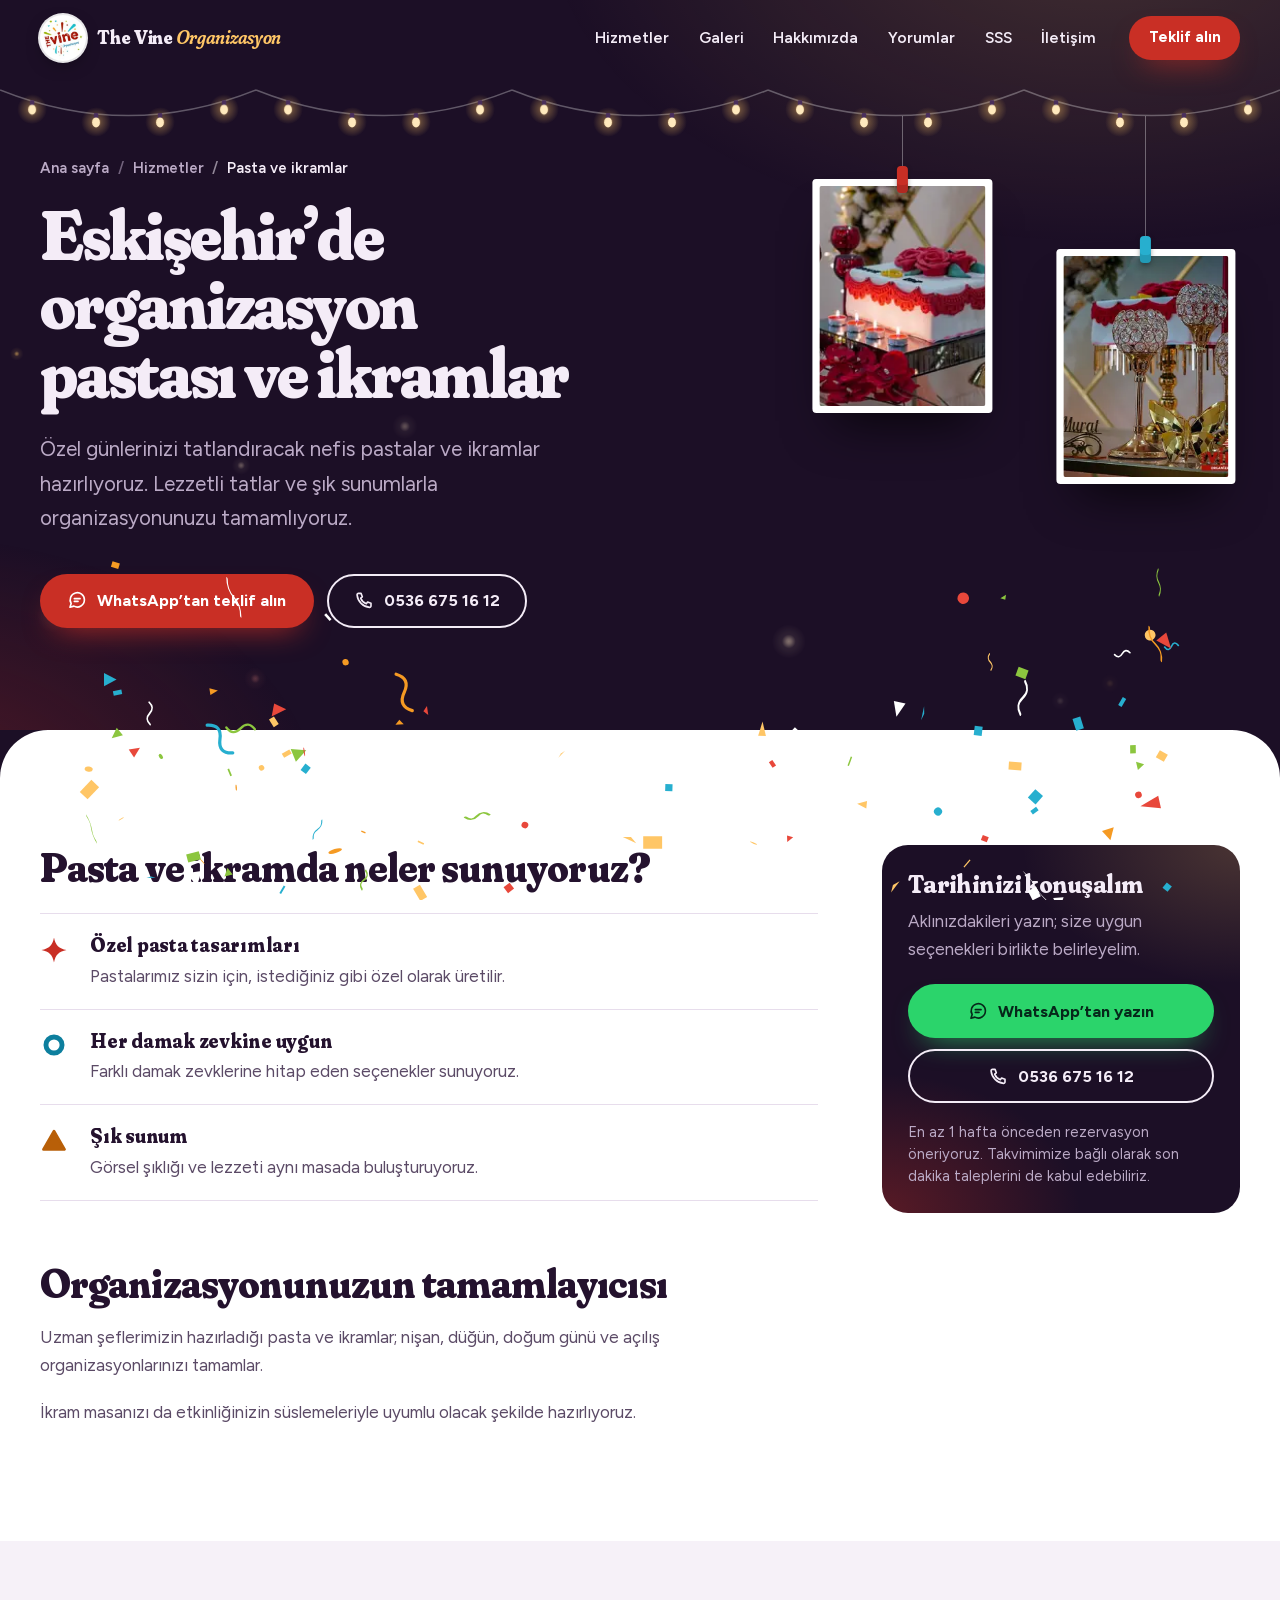
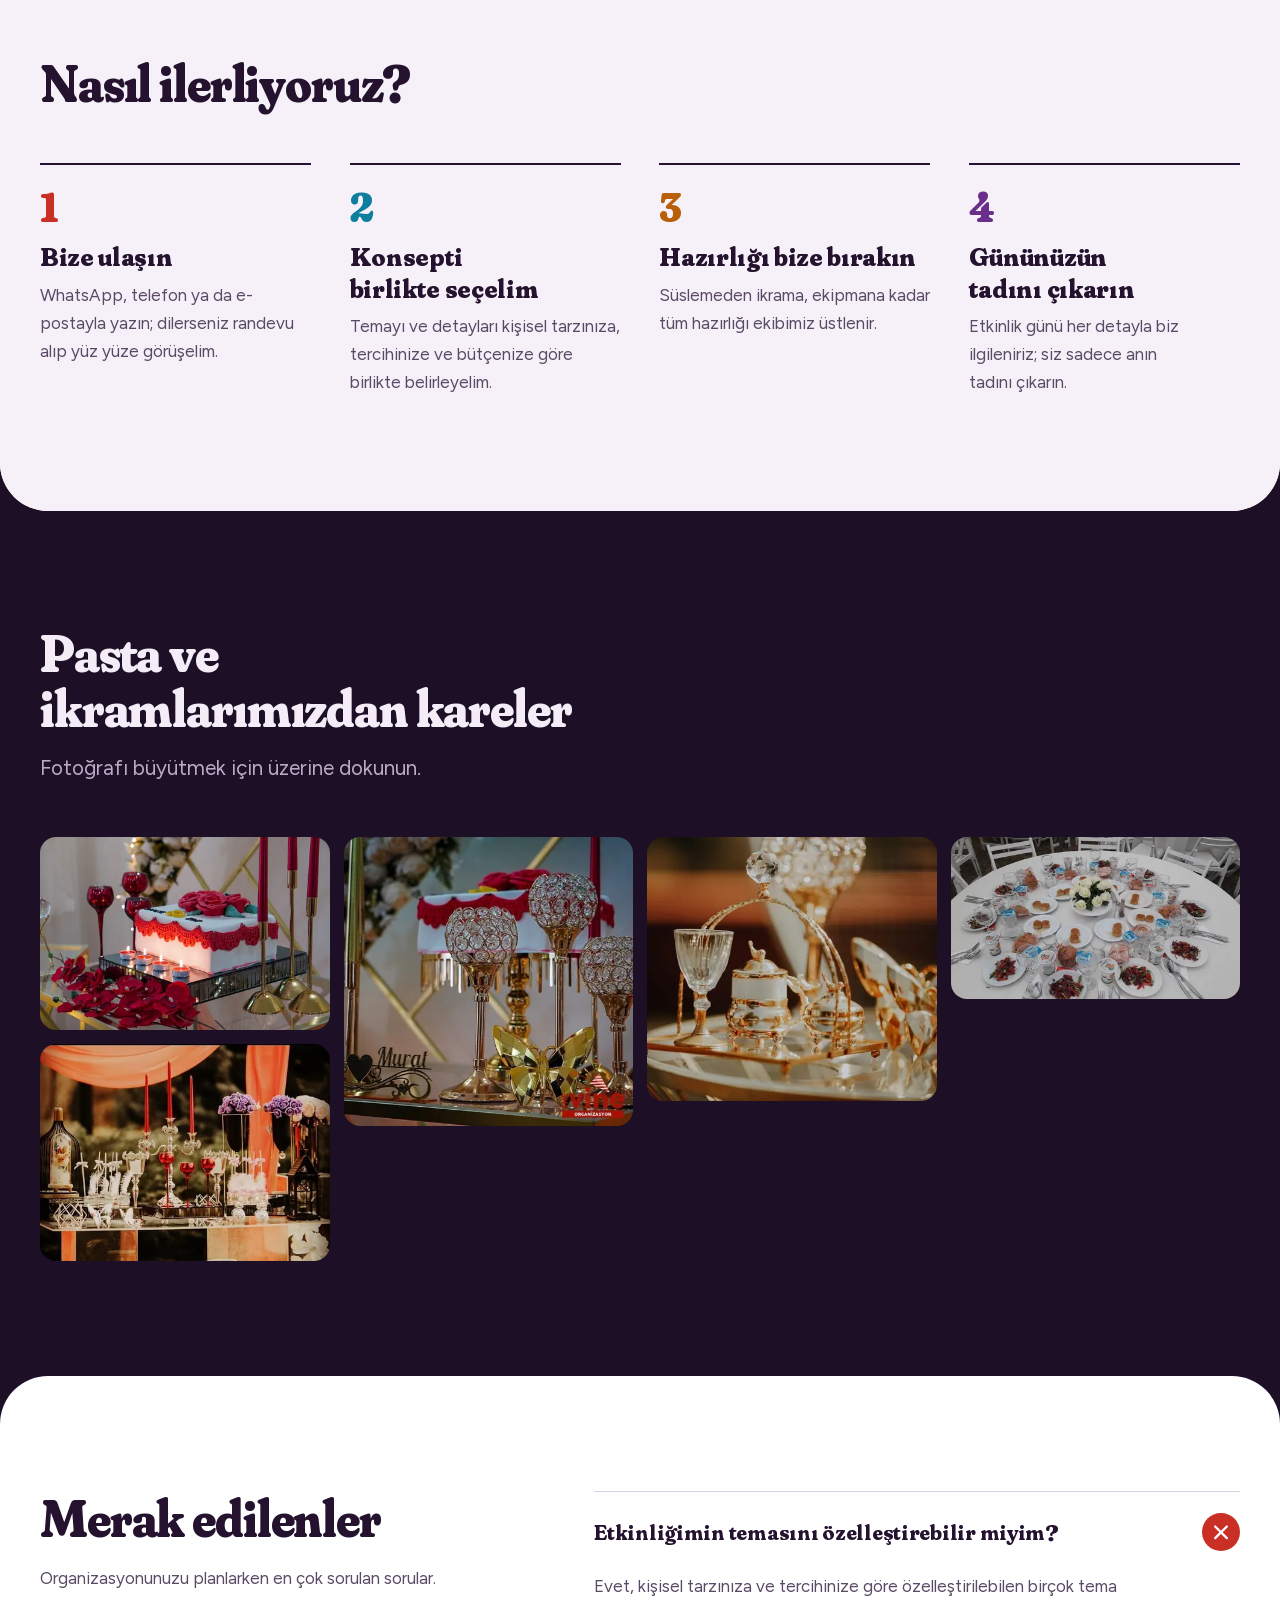
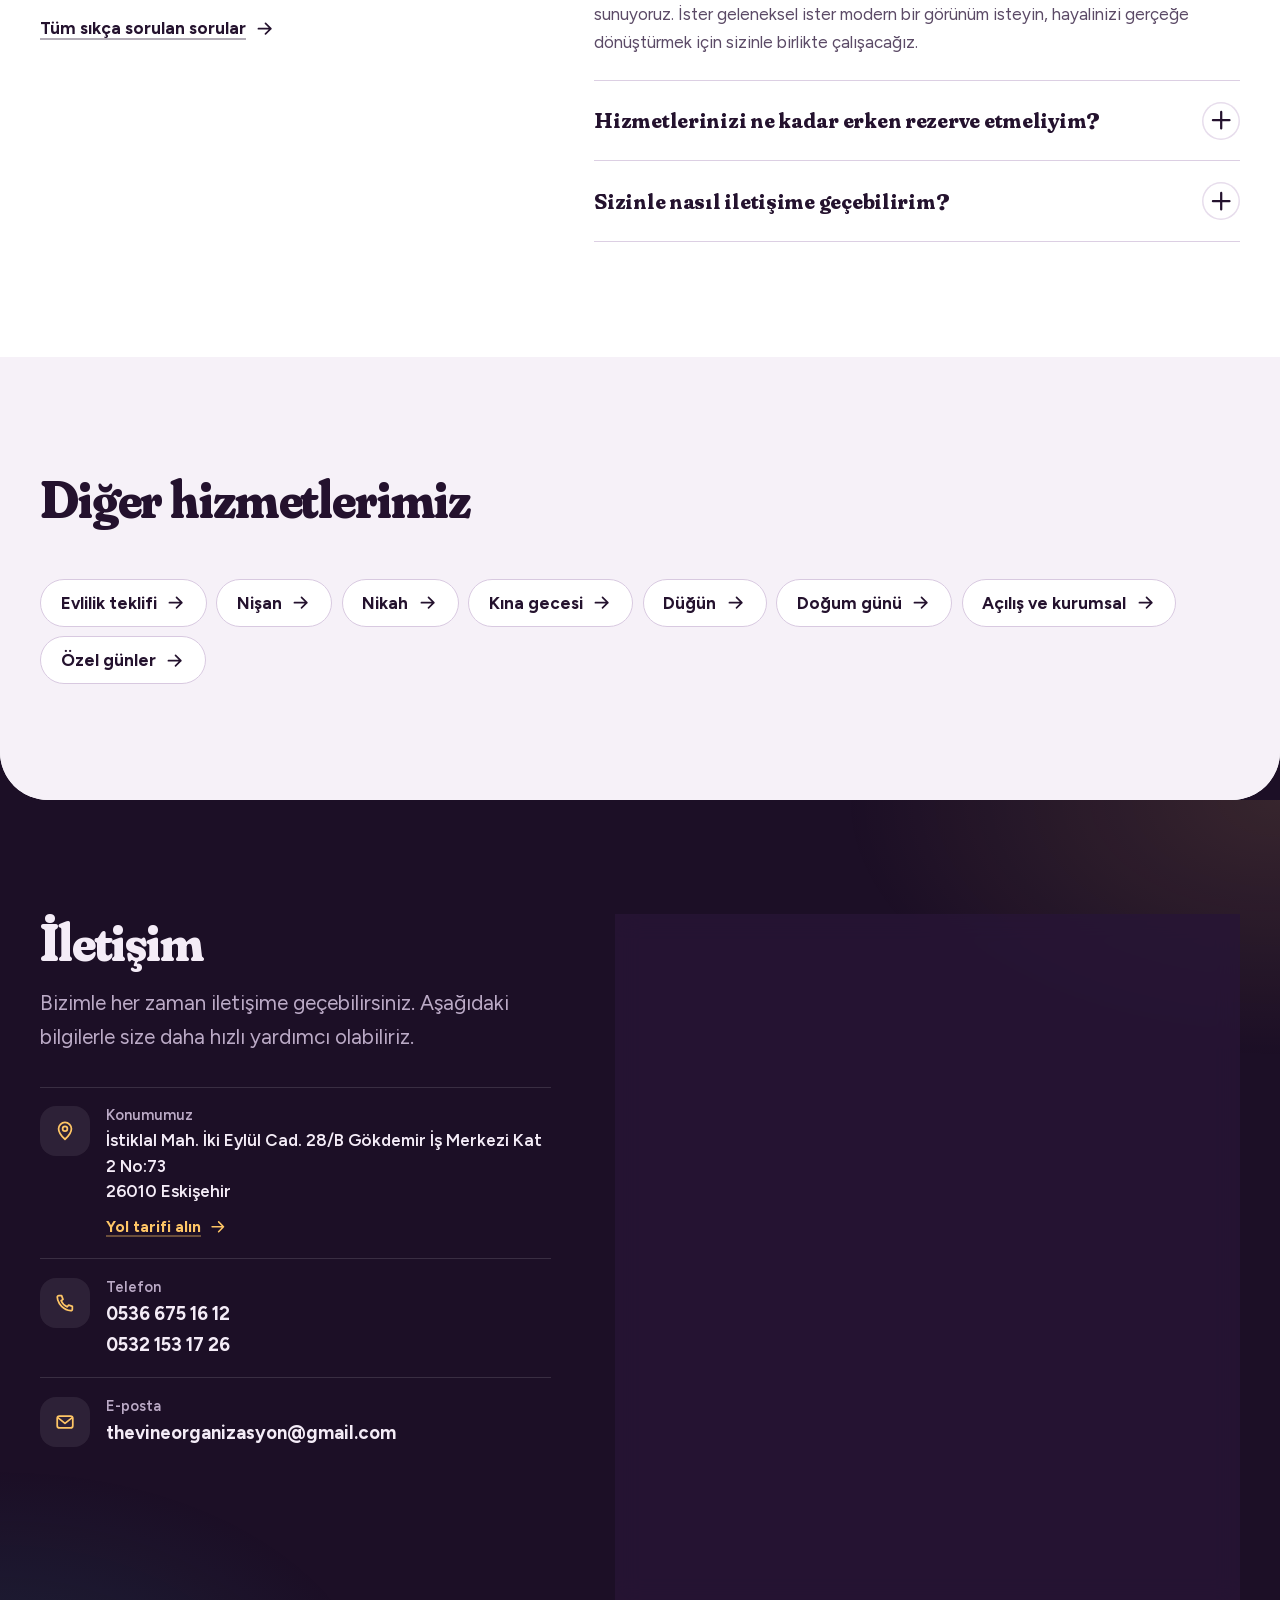
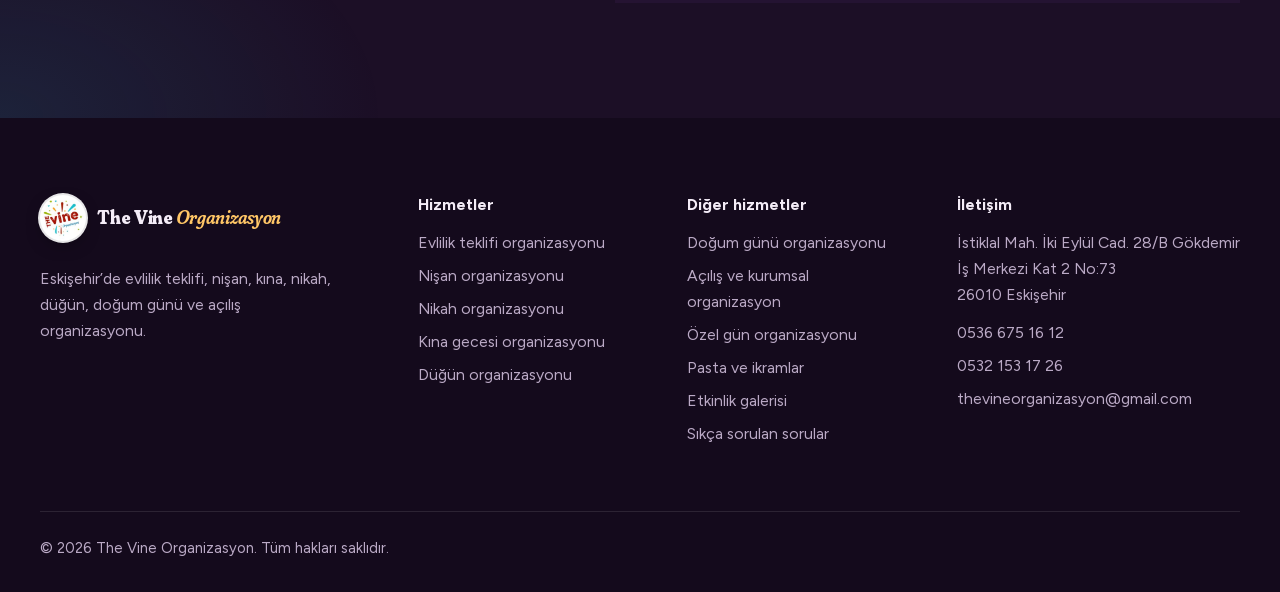
<file: eskisehir-pasta-ve-ikram.html>
<!doctype html>
<html lang="tr">
<head>
  <meta charset="utf-8">
  <meta name="viewport" content="width=device-width, initial-scale=1">
  <title>Eskişehir Organizasyon Pastası ve İkramlar | The Vine</title>
  <meta name="description" content="Nişan, düğün, doğum günü ve özel günler için kişiye özel pasta tasarımları ve şık sunumlu ikramlar. Eskişehir&#39;de organizasyonunuzu lezzetle tamamlayın.">
  <link rel="canonical" href="https://thevineorganizasyon.com.tr/eskisehir-pasta-ve-ikram.html">
  <meta name="robots" content="index, follow, max-image-preview:large, max-snippet:-1, max-video-preview:-1">
  <meta name="author" content="The Vine Organizasyon">
  <meta name="geo.region" content="TR-26">
  <meta name="geo.placename" content="Eskişehir">
  <meta name="geo.position" content="39.7736;30.5147">
  <meta name="ICBM" content="39.7736, 30.5147">
  <meta name="format-detection" content="telephone=no">
  <meta name="theme-color" content="#1c0f26">

  <meta property="og:type" content="website">
  <meta property="og:locale" content="tr_TR">
  <meta property="og:site_name" content="The Vine Organizasyon">
  <meta property="og:title" content="Eskişehir Organizasyon Pastası ve İkramlar | The Vine">
  <meta property="og:description" content="Nişan, düğün, doğum günü ve özel günler için kişiye özel pasta tasarımları ve şık sunumlu ikramlar. Eskişehir&#39;de organizasyonunuzu lezzetle tamamlayın.">
  <meta property="og:url" content="https://thevineorganizasyon.com.tr/eskisehir-pasta-ve-ikram.html">
  <meta property="og:image" content="https://thevineorganizasyon.com.tr/assets/img/og/eskisehir-pasta-ve-ikram.jpg">
  <meta property="og:image:width" content="1200">
  <meta property="og:image:height" content="630">
  <meta property="og:image:alt" content="Kırmızı güllerle süslenmiş pasta, mumlar ve kadehler">
  <meta name="twitter:card" content="summary_large_image">
  <meta name="twitter:title" content="Eskişehir Organizasyon Pastası ve İkramlar | The Vine">
  <meta name="twitter:description" content="Nişan, düğün, doğum günü ve özel günler için kişiye özel pasta tasarımları ve şık sunumlu ikramlar. Eskişehir&#39;de organizasyonunuzu lezzetle tamamlayın.">
  <meta name="twitter:image" content="https://thevineorganizasyon.com.tr/assets/img/og/eskisehir-pasta-ve-ikram.jpg">

  <link rel="icon" href="favicon.ico" sizes="any">
  <link rel="icon" type="image/png" sizes="32x32" href="favicon-32x32.png">
  <link rel="icon" type="image/png" sizes="96x96" href="favicon-96x96.png">
  <link rel="icon" type="image/png" sizes="192x192" href="android-icon-192x192.png">
  <link rel="apple-touch-icon" sizes="180x180" href="apple-icon-180x180.png">
  <link rel="manifest" href="manifest.json">
  <meta name="msapplication-TileColor" content="#1c0f26">
  <meta name="msapplication-TileImage" content="ms-icon-144x144.png">

  <link rel="preload" href="assets/fonts/fraunces-soft.woff2" as="font" type="font/woff2" crossorigin>
  <link rel="preload" href="assets/fonts/figtree.woff2" as="font" type="font/woff2" crossorigin>
  <link rel="stylesheet" href="assets/css/site.css">
  <noscript><style>.garland{display:none}</style></noscript>
  <script type="application/ld+json">{"@context":"https://schema.org","@graph":[{"@type":"LocalBusiness","@id":"https://thevineorganizasyon.com.tr/#isletme","name":"The Vine Organizasyon","url":"https://thevineorganizasyon.com.tr/","image":["https://thevineorganizasyon.com.tr/assets/img/og/the-vine-organizasyon-eskisehir.jpg","https://thevineorganizasyon.com.tr/assets/img/galeri/evlilik-teklifi-organizasyonu-eskisehir-01-1600.webp","https://thevineorganizasyon.com.tr/assets/img/galeri/nikah-organizasyonu-eskisehir-01-1067.webp"],"logo":"https://thevineorganizasyon.com.tr/android-icon-192x192.png","telephone":"+905366751612","email":"thevineorganizasyon@gmail.com","address":{"@type":"PostalAddress","streetAddress":"İstiklal Mah. İki Eylül Cad. 28/B Gökdemir İş Merkezi Kat 2 No:73","addressLocality":"Eskişehir","addressRegion":"Eskişehir","postalCode":"26010","addressCountry":"TR"},"geo":{"@type":"GeoCoordinates","latitude":39.7736,"longitude":30.5147},"hasMap":"https://www.google.com/maps/search/?api=1&query=The%20Vine%20Organizasyon%20Eski%C5%9Fehir&query_place_id=ChIJ27g5KmMXzBQR4dvRUMMFYt8","areaServed":{"@type":"City","name":"Eskişehir"}},{"@type":"WebSite","@id":"https://thevineorganizasyon.com.tr/#site","url":"https://thevineorganizasyon.com.tr/","name":"The Vine Organizasyon","inLanguage":"tr-TR","publisher":{"@id":"https://thevineorganizasyon.com.tr/#isletme"}},{"@type":"WebPage","@id":"https://thevineorganizasyon.com.tr/eskisehir-pasta-ve-ikram.html#sayfa","url":"https://thevineorganizasyon.com.tr/eskisehir-pasta-ve-ikram.html","name":"Eskişehir Organizasyon Pastası ve İkramlar | The Vine","description":"Nişan, düğün, doğum günü ve özel günler için kişiye özel pasta tasarımları ve şık sunumlu ikramlar. Eskişehir'de organizasyonunuzu lezzetle tamamlayın.","inLanguage":"tr-TR","isPartOf":{"@id":"https://thevineorganizasyon.com.tr/#site"},"breadcrumb":{"@id":"https://thevineorganizasyon.com.tr/eskisehir-pasta-ve-ikram.html#yol"},"primaryImageOfPage":{"@type":"ImageObject","url":"https://thevineorganizasyon.com.tr/assets/img/og/eskisehir-pasta-ve-ikram.jpg"}},{"@type":"Service","@id":"https://thevineorganizasyon.com.tr/eskisehir-pasta-ve-ikram.html#hizmet","name":"Eskişehir'de organizasyon pastası ve ikramlar","serviceType":"Organizasyon pastası ve ikram hizmeti","description":"Nişan, düğün, doğum günü ve özel günler için kişiye özel pasta tasarımları ve şık sunumlu ikramlar. Eskişehir'de organizasyonunuzu lezzetle tamamlayın.","url":"https://thevineorganizasyon.com.tr/eskisehir-pasta-ve-ikram.html","image":["https://thevineorganizasyon.com.tr/assets/img/galeri/pasta-ve-ikram-eskisehir-01-1440.webp","https://thevineorganizasyon.com.tr/assets/img/galeri/pasta-ve-ikram-eskisehir-02-716.webp","https://thevineorganizasyon.com.tr/assets/img/galeri/pasta-ve-ikram-eskisehir-03-716.webp"],"provider":{"@id":"https://thevineorganizasyon.com.tr/#isletme"},"areaServed":{"@type":"City","name":"Eskişehir"}},{"@type":"BreadcrumbList","@id":"https://thevineorganizasyon.com.tr/eskisehir-pasta-ve-ikram.html#yol","itemListElement":[{"@type":"ListItem","position":1,"name":"Ana sayfa","item":"https://thevineorganizasyon.com.tr/"},{"@type":"ListItem","position":2,"name":"Hizmetler","item":"https://thevineorganizasyon.com.tr/#hizmetler"},{"@type":"ListItem","position":3,"name":"Pasta ve ikramlar","item":"https://thevineorganizasyon.com.tr/eskisehir-pasta-ve-ikram.html"}]}]}</script>
  <script src="assets/js/site.js" defer></script>
</head>
<body>
<a class="skip" href="#icerik">İçeriğe geç</a>

<svg width="0" height="0" style="position:absolute" aria-hidden="true" focusable="false">
  <symbol id="i-chat" viewBox="0 0 24 24"><path d="M20.5 11.6a8.4 8.4 0 0 1-12.4 7.4L3.5 20.3l1.4-4.4a8.4 8.4 0 1 1 15.6-4.3Z"/><path d="M8.6 10.2h6.8M8.6 13.4h4.4"/></symbol>
  <symbol id="i-phone" viewBox="0 0 24 24"><path d="M5.2 4h3.1l1.5 4-2 1.5a12.2 12.2 0 0 0 6.7 6.7l1.5-2 4 1.5v3.1a1.6 1.6 0 0 1-1.7 1.6A16.4 16.4 0 0 1 3.6 5.7 1.6 1.6 0 0 1 5.2 4Z"/></symbol>
  <symbol id="i-mail" viewBox="0 0 24 24"><rect x="3.5" y="5.5" width="17" height="13" rx="2.5"/><path d="m4.5 7.5 7.5 6 7.5-6"/></symbol>
  <symbol id="i-pin" viewBox="0 0 24 24"><path d="M12 21s7-6 7-11.4A7 7 0 0 0 5 9.6C5 15 12 21 12 21Z"/><circle cx="12" cy="9.6" r="2.6"/></symbol>
  <symbol id="i-arrow" viewBox="0 0 24 24"><path d="M5 12h14M13 6l6 6-6 6"/></symbol>
  <symbol id="i-play" viewBox="0 0 24 24"><path d="M8 5.2v13.6a.8.8 0 0 0 1.2.7l11-6.8a.8.8 0 0 0 0-1.4l-11-6.8a.8.8 0 0 0-1.2.7Z"/></symbol>
  <symbol id="i-plus" viewBox="0 0 24 24"><path d="M12 5v14M5 12h14"/></symbol>
  <symbol id="i-check" viewBox="0 0 24 24"><path d="m5 12.6 4.4 4.4L19 7.4"/></symbol>
  <symbol id="i-star" viewBox="0 0 24 24"><path d="m12 2.9 2.7 5.8 6.4.8-4.7 4.4 1.2 6.3L12 17.1l-5.6 3.1 1.2-6.3-4.7-4.4 6.4-.8L12 2.9Z"/></symbol>
  <symbol id="i-map" viewBox="0 0 24 24"><path d="m9 19.5-5-2V5l5 2 6-2 5 2v12.5l-5-2-6 2ZM9 7v12.5M15 5v12.5"/></symbol>
  <symbol id="c-1" viewBox="0 0 40 40"><circle cx="20" cy="20" r="11.5" fill="none" stroke="currentColor" stroke-width="7"/></symbol>
  <symbol id="c-2" viewBox="0 0 40 40"><path d="M20 6 35 32H5Z" fill="currentColor" stroke="currentColor" stroke-width="4" stroke-linejoin="round"/></symbol>
  <symbol id="c-3" viewBox="0 0 40 40"><path d="M4 25c4-13 9-13 13-1s9 12 13-1 5-9 7-9" fill="none" stroke="currentColor" stroke-width="6" stroke-linecap="round"/></symbol>
  <symbol id="c-4" viewBox="0 0 40 40"><path d="M20 2c2 11 7 16 18 18-11 2-16 7-18 18-2-11-7-16-18-18 11-2 16-7 18-18Z" fill="currentColor"/></symbol>
  <symbol id="c-5" viewBox="0 0 40 40"><rect x="10" y="5" width="20" height="30" rx="5" transform="rotate(18 20 20)" fill="currentColor"/></symbol>
  <symbol id="c-6" viewBox="0 0 40 40"><path d="M3 27a17 17 0 0 1 34 0Z" fill="currentColor" stroke="currentColor" stroke-width="3" stroke-linejoin="round"/></symbol>
</svg>

<canvas id="sahne-arka" class="stage stage--back" aria-hidden="true"></canvas>

<header class="site-header">
  <div class="wrap site-header__in">
    <a class="brand" href="./" aria-label="The Vine Organizasyon ana sayfa">
      <img class="brand__logo" src="assets/img/logo-the-vine-organizasyon.jpg" width="46" height="46" alt="">
      <span class="brand__name">The Vine <em>Organizasyon</em></span>
    </a>
    <nav class="nav" id="menu" aria-label="Ana menü">
      <ul>
        <li style="--i:0"><a href="./#hizmetler">Hizmetler</a></li>
        <li style="--i:1"><a href="#galeri">Galeri</a></li>
        <li style="--i:2"><a href="./#hakkimizda">Hakkımızda</a></li>
        <li style="--i:3"><a href="./#yorumlar">Yorumlar</a></li>
        <li style="--i:4"><a href="#sss">SSS</a></li>
        <li style="--i:5"><a href="#iletisim">İletişim</a></li>
      </ul>
      <div class="nav__extra">
        <a class="btn btn--wa" href="https://wa.me/905321531726?text=Merhaba%2C%20organizasyon%20i%C3%A7in%20bilgi%20almak%20istiyorum." target="_blank" rel="noopener"><svg class="ikon" viewBox="0 0 24 24" aria-hidden="true" focusable="false"><use href="#i-chat"/></svg> WhatsApp’tan yazın</a>
        <a class="btn btn--ghost" href="tel:+905366751612"><svg class="ikon" viewBox="0 0 24 24" aria-hidden="true" focusable="false"><use href="#i-phone"/></svg> 0536 675 16 12</a>
      </div>
    </nav>
    <a class="btn btn--primary btn--sm header-cta" href="#iletisim">Teklif alın</a>
    <button class="nav-toggle" type="button" aria-expanded="false" aria-controls="menu" aria-label="Menüyü aç"><span></span></button>
  </div>
</header>

<main id="icerik">
<section class="page-hero" data-stage>
  <div class="garland" data-garland>
    <svg class="garland__wire" aria-hidden="true" focusable="false"></svg>
    <span class="hanger" data-x="0.705" data-xs="0.3" style="--k:0.45; --n:0; --dur:6.4s; --delay:-1.1s; --pin:var(--kirmizi)">
      <span class="hanger__body">
        <span class="hanger__pin" aria-hidden="true"></span>
        <img src="assets/img/galeri/pasta-ve-ikram-eskisehir-01-480.webp" srcset="assets/img/galeri/pasta-ve-ikram-eskisehir-01-320.webp 320w, assets/img/galeri/pasta-ve-ikram-eskisehir-01-480.webp 480w" sizes="(min-width: 1000px) 14vw, (min-width: 620px) 21vw, 27vw" width="480" height="320" alt="Kırmızı güllerle süslenmiş pasta, mumlar ve kadehler" fetchpriority="high" decoding="async">
      </span>
    </span>
    <span class="hanger" data-x="0.895" data-xs="0.7" style="--k:0.95; --n:1; --dur:7.6s; --delay:-3.3s; --pin:var(--turkuaz)">
      <span class="hanger__body">
        <span class="hanger__pin" aria-hidden="true"></span>
        <img src="assets/img/galeri/pasta-ve-ikram-eskisehir-03-480.webp" srcset="assets/img/galeri/pasta-ve-ikram-eskisehir-03-320.webp 320w, assets/img/galeri/pasta-ve-ikram-eskisehir-03-480.webp 480w" sizes="(min-width: 1000px) 14vw, (min-width: 620px) 21vw, 27vw" width="480" height="480" alt="Kristal şamdanlar arasında kişiye özel pasta" decoding="async">
      </span>
    </span>
  </div>
  <div class="wrap page-hero__in">
    <div>
      <nav class="crumbs" aria-label="Sayfa yolu">
        <ol>
          <li><a href="./">Ana sayfa</a></li>
          <li><a href="./#hizmetler">Hizmetler</a></li>
          <li aria-current="page">Pasta ve ikramlar</li>
        </ol>
      </nav>
      <h1>Eskişehir’de organizasyon pastası ve ikramlar</h1>
      <p class="lead">Özel günlerinizi tatlandıracak nefis pastalar ve ikramlar hazırlıyoruz. Lezzetli tatlar ve şık sunumlarla organizasyonunuzu tamamlıyoruz.</p>
      <div class="hero__actions">
        <a class="btn btn--primary" href="https://wa.me/905321531726?text=Merhaba%2C%20pasta%20ve%20ikram%20hizmetiniz%20hakk%C4%B1nda%20bilgi%20almak%20istiyorum." target="_blank" rel="noopener" data-burst><svg class="ikon" viewBox="0 0 24 24" aria-hidden="true" focusable="false"><use href="#i-chat"/></svg> WhatsApp’tan teklif alın</a>
        <a class="btn btn--ghost" href="tel:+905366751612"><svg class="ikon" viewBox="0 0 24 24" aria-hidden="true" focusable="false"><use href="#i-phone"/></svg> 0536 675 16 12</a>
      </div>
    </div>
  </div>
</section>

<div class="sheet">
  <section class="section">
    <div class="wrap prose-grid">
      <article class="prose">
        <h2 class="reveal">Pasta ve ikramda neler sunuyoruz?</h2>
        <dl class="deflist">
          <div class="reveal" style="--d:0; --c:var(--kirmizi)">
            <svg viewBox="0 0 40 40" aria-hidden="true"><use href="#c-4"/></svg>
            <dt>Özel pasta tasarımları</dt>
            <dd>Pastalarımız sizin için, istediğiniz gibi özel olarak üretilir.</dd>
          </div>
          <div class="reveal" style="--d:1; --c:var(--turkuaz-k)">
            <svg viewBox="0 0 40 40" aria-hidden="true"><use href="#c-1"/></svg>
            <dt>Her damak zevkine uygun</dt>
            <dd>Farklı damak zevklerine hitap eden seçenekler sunuyoruz.</dd>
          </div>
          <div class="reveal" style="--d:2; --c:var(--turuncu-k)">
            <svg viewBox="0 0 40 40" aria-hidden="true"><use href="#c-2"/></svg>
            <dt>Şık sunum</dt>
            <dd>Görsel şıklığı ve lezzeti aynı masada buluşturuyoruz.</dd>
          </div>
        </dl>
        <h2 class="reveal">Organizasyonunuzun tamamlayıcısı</h2>
        <p class="reveal">Uzman şeflerimizin hazırladığı pasta ve ikramlar; nişan, düğün, doğum günü ve açılış organizasyonlarınızı tamamlar.</p>
        <p class="reveal">İkram masanızı da etkinliğinizin süslemeleriyle uyumlu olacak şekilde hazırlıyoruz.</p>
      </article>
      <aside class="aside-card reveal" aria-label="Hızlı iletişim">
        <h2>Tarihinizi konuşalım</h2>
        <p>Aklınızdakileri yazın; size uygun seçenekleri birlikte belirleyelim.</p>
        <a class="btn btn--wa" href="https://wa.me/905321531726?text=Merhaba%2C%20pasta%20ve%20ikram%20hizmetiniz%20hakk%C4%B1nda%20bilgi%20almak%20istiyorum." target="_blank" rel="noopener" data-burst><svg class="ikon" viewBox="0 0 24 24" aria-hidden="true" focusable="false"><use href="#i-chat"/></svg> WhatsApp’tan yazın</a>
        <a class="btn btn--ghost" href="tel:+905366751612"><svg class="ikon" viewBox="0 0 24 24" aria-hidden="true" focusable="false"><use href="#i-phone"/></svg> 0536 675 16 12</a>
        <small>En az 1 hafta önceden rezervasyon öneriyoruz. Takvimimize bağlı olarak son dakika taleplerini de kabul edebiliriz.</small>
      </aside>
    </div>
  </section>

  <section class="section section--lila">
    <div class="wrap">
      <header class="section-head">
        <h2 class="reveal">Nasıl ilerliyoruz?</h2>
      </header>
      <ol class="steps">
        <li class="reveal" style="--d:0; --c:var(--kirmizi)">
          <h3>Bize ulaşın</h3>
          <p>WhatsApp, telefon ya da e-postayla yazın; dilerseniz randevu alıp yüz yüze görüşelim.</p>
        </li>
        <li class="reveal" style="--d:1; --c:var(--turkuaz-k)">
          <h3>Konsepti birlikte seçelim</h3>
          <p>Temayı ve detayları kişisel tarzınıza, tercihinize ve bütçenize göre birlikte belirleyelim.</p>
        </li>
        <li class="reveal" style="--d:2; --c:var(--turuncu-k)">
          <h3>Hazırlığı bize bırakın</h3>
          <p>Süslemeden ikrama, ekipmana kadar tüm hazırlığı ekibimiz üstlenir.</p>
        </li>
        <li class="reveal" style="--d:3; --c:var(--mor-k)">
          <h3>Gününüzün tadını çıkarın</h3>
          <p>Etkinlik günü her detayla biz ilgileniriz; siz sadece anın tadını çıkarın.</p>
        </li>
      </ol>
    </div>
  </section>
</div>

<section class="section gallery" id="galeri" data-stage>
  <div class="wrap">
    <header class="section-head">
      <h2 class="reveal">Pasta ve ikramlarımızdan kareler</h2>
      <p class="reveal" style="--d:1">Fotoğrafı büyütmek için üzerine dokunun.</p>
    </header>
    <div class="shots" data-gallery>
      <a class="shot" href="assets/img/galeri/pasta-ve-ikram-eskisehir-01-1440.webp" data-cat="ikram"><img src="assets/img/galeri/pasta-ve-ikram-eskisehir-01-800.webp" srcset="assets/img/galeri/pasta-ve-ikram-eskisehir-01-480.webp 480w, assets/img/galeri/pasta-ve-ikram-eskisehir-01-800.webp 800w" sizes="(min-width: 1100px) 290px, (min-width: 641px) 31vw, 46vw" width="800" height="533" alt="Kırmızı güllerle süslenmiş pasta, mumlar ve kadehler" loading="lazy" decoding="async"><span class="shot__cap">Pasta ve ikram</span></a>
      <a class="shot" href="assets/img/galeri/pasta-ve-ikram-eskisehir-02-716.webp" data-cat="ikram"><img src="assets/img/galeri/pasta-ve-ikram-eskisehir-02-716.webp" srcset="assets/img/galeri/pasta-ve-ikram-eskisehir-02-480.webp 480w, assets/img/galeri/pasta-ve-ikram-eskisehir-02-716.webp 716w" sizes="(min-width: 1100px) 290px, (min-width: 641px) 31vw, 46vw" width="716" height="537" alt="Şamdanlar ve çiçeklerle hazırlanmış ikram masası" loading="lazy" decoding="async"><span class="shot__cap">Pasta ve ikram</span></a>
      <a class="shot" href="assets/img/galeri/pasta-ve-ikram-eskisehir-03-716.webp" data-cat="ikram"><img src="assets/img/galeri/pasta-ve-ikram-eskisehir-03-716.webp" srcset="assets/img/galeri/pasta-ve-ikram-eskisehir-03-480.webp 480w, assets/img/galeri/pasta-ve-ikram-eskisehir-03-716.webp 716w" sizes="(min-width: 1100px) 290px, (min-width: 641px) 31vw, 46vw" width="716" height="716" alt="Kristal şamdanlar arasında kişiye özel pasta" loading="lazy" decoding="async"><span class="shot__cap">Pasta ve ikram</span></a>
      <a class="shot" href="assets/img/galeri/pasta-ve-ikram-eskisehir-04-720.webp" data-cat="ikram"><img src="assets/img/galeri/pasta-ve-ikram-eskisehir-04-720.webp" srcset="assets/img/galeri/pasta-ve-ikram-eskisehir-04-480.webp 480w, assets/img/galeri/pasta-ve-ikram-eskisehir-04-720.webp 720w" sizes="(min-width: 1100px) 290px, (min-width: 641px) 31vw, 46vw" width="720" height="657" alt="Altın detaylı sunum takımıyla ikram servisi" loading="lazy" decoding="async"><span class="shot__cap">Pasta ve ikram</span></a>
      <a class="shot" href="assets/img/galeri/pasta-ve-ikram-eskisehir-05-1600.webp" data-cat="ikram"><img src="assets/img/galeri/pasta-ve-ikram-eskisehir-05-800.webp" srcset="assets/img/galeri/pasta-ve-ikram-eskisehir-05-480.webp 480w, assets/img/galeri/pasta-ve-ikram-eskisehir-05-800.webp 800w" sizes="(min-width: 1100px) 290px, (min-width: 641px) 31vw, 46vw" width="800" height="450" alt="Düğün yemeği için hazırlanmış serpme ikram masası" loading="lazy" decoding="async"><span class="shot__cap">Pasta ve ikram</span></a>
    </div>
  </div>
</section>

<div class="sheet">
  <section class="section faq" id="sss">
    <div class="wrap faq__grid">
      <div class="faq__intro">
        <h2 class="reveal">Merak edilenler</h2>
        <p class="reveal" style="--d:1">Organizasyonunuzu planlarken en çok sorulan sorular.</p>
        <a class="link reveal" style="--d:2" href="./#sss">Tüm sıkça sorulan sorular <svg class="ikon" viewBox="0 0 24 24" aria-hidden="true" focusable="false"><use href="#i-arrow"/></svg></a>
      </div>
      <div class="faq-list">
        <details class="reveal" style="--d:0" name="sss" open>
          <summary><h3 style="font:inherit;letter-spacing:inherit">Etkinliğimin temasını özelleştirebilir miyim?</h3><span class="arti" aria-hidden="true"><svg class="ikon" viewBox="0 0 24 24" aria-hidden="true" focusable="false"><use href="#i-plus"/></svg></span></summary>
          <p class="cevap">Evet, kişisel tarzınıza ve tercihinize göre özelleştirilebilen birçok tema sunuyoruz. İster geleneksel ister modern bir görünüm isteyin, hayalinizi gerçeğe dönüştürmek için sizinle birlikte çalışacağız.</p>
        </details>
        <details class="reveal" style="--d:1" name="sss">
          <summary><h3 style="font:inherit;letter-spacing:inherit">Hizmetlerinizi ne kadar erken rezerve etmeliyim?</h3><span class="arti" aria-hidden="true"><svg class="ikon" viewBox="0 0 24 24" aria-hidden="true" focusable="false"><use href="#i-plus"/></svg></span></summary>
          <p class="cevap">En az 1 hafta önceden rezervasyon yapmanızı öneririz. Böylece detaylı planlama için yeterli zamanımız olur. Ancak takvimimize bağlı olarak son dakika rezervasyonlarını da kabul edebiliriz.</p>
        </details>
        <details class="reveal" style="--d:2" name="sss">
          <summary><h3 style="font:inherit;letter-spacing:inherit">Sizinle nasıl iletişime geçebilirim?</h3><span class="arti" aria-hidden="true"><svg class="ikon" viewBox="0 0 24 24" aria-hidden="true" focusable="false"><use href="#i-plus"/></svg></span></summary>
          <p class="cevap">Bize telefon, e-posta veya web sitemizdeki iletişim formu aracılığıyla ulaşabilirsiniz. Ayrıca randevu ile görüşme imkanı sunuyoruz ve tüm sorularınızı yanıtlamaktan memnuniyet duyarız.</p>
        </details>
      </div>
    </div>
  </section>

  <section class="section section--lila">
    <div class="wrap">
      <header class="section-head">
        <h2 class="reveal">Diğer hizmetlerimiz</h2>
      </header>
      <ul class="others reveal">
        <li><a href="eskisehir-evlilik-teklifi-organizasyonu.html">Evlilik teklifi <svg class="ikon" viewBox="0 0 24 24" aria-hidden="true" focusable="false"><use href="#i-arrow"/></svg></a></li>
        <li><a href="eskisehir-nisan-organizasyonu.html">Nişan <svg class="ikon" viewBox="0 0 24 24" aria-hidden="true" focusable="false"><use href="#i-arrow"/></svg></a></li>
        <li><a href="eskisehir-nikah-organizasyonu.html">Nikah <svg class="ikon" viewBox="0 0 24 24" aria-hidden="true" focusable="false"><use href="#i-arrow"/></svg></a></li>
        <li><a href="eskisehir-kina-organizasyonu.html">Kına gecesi <svg class="ikon" viewBox="0 0 24 24" aria-hidden="true" focusable="false"><use href="#i-arrow"/></svg></a></li>
        <li><a href="eskisehir-dugun-organizasyonu.html">Düğün <svg class="ikon" viewBox="0 0 24 24" aria-hidden="true" focusable="false"><use href="#i-arrow"/></svg></a></li>
        <li><a href="eskisehir-dogum-gunu-organizasyonu.html">Doğum günü <svg class="ikon" viewBox="0 0 24 24" aria-hidden="true" focusable="false"><use href="#i-arrow"/></svg></a></li>
        <li><a href="eskisehir-acilis-organizasyonu.html">Açılış ve kurumsal <svg class="ikon" viewBox="0 0 24 24" aria-hidden="true" focusable="false"><use href="#i-arrow"/></svg></a></li>
        <li><a href="eskisehir-ozel-gun-organizasyonu.html">Özel günler <svg class="ikon" viewBox="0 0 24 24" aria-hidden="true" focusable="false"><use href="#i-arrow"/></svg></a></li>
      </ul>
    </div>
  </section>
</div>

<section class="section contact" id="iletisim" data-stage>
  <div class="wrap contact__grid">
    <div class="contact__info">
      <h2 class="reveal">İletişim</h2>
      <p class="reveal" style="--d:1">Bizimle her zaman iletişime geçebilirsiniz. Aşağıdaki bilgilerle size daha hızlı yardımcı olabiliriz.</p>
      <ul class="contact-list">
        <li class="reveal" style="--d:2">
          <span class="kutu"><svg class="ikon" viewBox="0 0 24 24" aria-hidden="true" focusable="false"><use href="#i-pin"/></svg></span>
          <div>
            <h3>Konumumuz</h3>
            <address>İstiklal Mah. İki Eylül Cad. 28/B Gökdemir İş Merkezi Kat 2 No:73<br>26010 Eskişehir</address>
            <a class="link" href="https://www.google.com/maps/dir/?api=1&amp;destination=The%20Vine%20Organizasyon%20Eski%C5%9Fehir&amp;destination_place_id=ChIJ27g5KmMXzBQR4dvRUMMFYt8" target="_blank" rel="noopener">Yol tarifi alın <svg class="ikon" viewBox="0 0 24 24" aria-hidden="true" focusable="false"><use href="#i-arrow"/></svg></a>
          </div>
        </li>
        <li class="reveal" style="--d:3">
          <span class="kutu"><svg class="ikon" viewBox="0 0 24 24" aria-hidden="true" focusable="false"><use href="#i-phone"/></svg></span>
          <div>
            <h3>Telefon</h3>
            <p><a href="tel:+905366751612">0536 675 16 12</a></p>
            <p><a href="tel:+905321531726">0532 153 17 26</a></p>
          </div>
        </li>
        <li class="reveal" style="--d:4">
          <span class="kutu"><svg class="ikon" viewBox="0 0 24 24" aria-hidden="true" focusable="false"><use href="#i-mail"/></svg></span>
          <div>
            <h3>E-posta</h3>
            <p><a href="mailto:thevineorganizasyon@gmail.com">thevineorganizasyon@gmail.com</a></p>
          </div>
        </li>
      </ul>
    </div>

    <form class="form reveal" style="--d:2" action="https://wa.me/905321531726" method="get" target="_blank" data-wa-form="905321531726">
      <div class="form__head">
        <h3>Bize yazın</h3>
        <p>Formu doldurun; mesajınız WhatsApp’ta hazır olarak açılsın. Sorularınızı en kısa sürede yanıtlarız.</p>
      </div>
      <div class="field">
        <label for="f-ad">Adınız</label>
        <input id="f-ad" name="ad" type="text" autocomplete="name" required>
      </div>
      <div class="field">
        <label for="f-tur">Etkinlik türü</label>
        <select id="f-tur" name="etkinlik">
          <option value="">Seçin</option>
          <option>Evlilik teklifi</option>
          <option>Nişan</option>
          <option>Nikah</option>
          <option>Kına gecesi</option>
          <option>Düğün</option>
          <option>Doğum günü</option>
          <option>Açılış / kurumsal etkinlik</option>
          <option>Özel gün</option>
          <option selected>Pasta ve ikram</option>
          <option>Diğer</option>
        </select>
      </div>
      <div class="field field--full">
        <label for="f-tarih">Etkinlik tarihi <span>(isteğe bağlı)</span></label>
        <input id="f-tarih" name="tarih" type="date">
      </div>
      <div class="field field--full">
        <label for="f-mesaj">Mesajınız</label>
        <textarea id="f-mesaj" name="text" rows="4" required></textarea>
      </div>
      <div class="form__actions">
        <button class="btn btn--wa" type="submit"><svg class="ikon" viewBox="0 0 24 24" aria-hidden="true" focusable="false"><use href="#i-chat"/></svg> WhatsApp’ta gönderin</button>
        <button class="btn btn--ghost" type="button" data-mail="thevineorganizasyon@gmail.com"><svg class="ikon" viewBox="0 0 24 24" aria-hidden="true" focusable="false"><use href="#i-mail"/></svg> E-postayla gönderin</button>
      </div>
      <p class="form__note" role="status" aria-live="polite"></p>
    </form>
  </div>
</section></main>

<footer class="site-footer">
  <div class="wrap">
    <div class="site-footer__grid">
      <div>
        <a class="brand" href="./" aria-label="The Vine Organizasyon ana sayfa">
          <img class="brand__logo" src="assets/img/logo-the-vine-organizasyon.jpg" width="46" height="46" alt="" loading="lazy">
          <span class="brand__name">The Vine <em>Organizasyon</em></span>
        </a>
        <p class="site-footer__about">Eskişehir’de evlilik teklifi, nişan, kına, nikah, düğün, doğum günü ve açılış organizasyonu.</p>
      </div>
      <nav aria-label="Hizmetler">
        <h2>Hizmetler</h2>
        <ul>
          <li><a href="eskisehir-evlilik-teklifi-organizasyonu.html">Evlilik teklifi organizasyonu</a></li>
          <li><a href="eskisehir-nisan-organizasyonu.html">Nişan organizasyonu</a></li>
          <li><a href="eskisehir-nikah-organizasyonu.html">Nikah organizasyonu</a></li>
          <li><a href="eskisehir-kina-organizasyonu.html">Kına gecesi organizasyonu</a></li>
          <li><a href="eskisehir-dugun-organizasyonu.html">Düğün organizasyonu</a></li>
        </ul>
      </nav>
      <nav aria-label="Diğer hizmetler">
        <h2>Diğer hizmetler</h2>
        <ul>
          <li><a href="eskisehir-dogum-gunu-organizasyonu.html">Doğum günü organizasyonu</a></li>
          <li><a href="eskisehir-acilis-organizasyonu.html">Açılış ve kurumsal organizasyon</a></li>
          <li><a href="eskisehir-ozel-gun-organizasyonu.html">Özel gün organizasyonu</a></li>
          <li><a href="eskisehir-pasta-ve-ikram.html">Pasta ve ikramlar</a></li>
          <li><a href="#galeri">Etkinlik galerisi</a></li>
          <li><a href="#sss">Sıkça sorulan sorular</a></li>
        </ul>
      </nav>
      <div>
        <h2>İletişim</h2>
        <address>İstiklal Mah. İki Eylül Cad. 28/B Gökdemir İş Merkezi Kat 2 No:73<br>26010 Eskişehir</address>
        <ul style="margin-top:.8rem">
          <li><a href="tel:+905366751612">0536 675 16 12</a></li>
          <li><a href="tel:+905321531726">0532 153 17 26</a></li>
          <li><a href="mailto:thevineorganizasyon@gmail.com">thevineorganizasyon@gmail.com</a></li>
        </ul>
      </div>
    </div>
    <p class="site-footer__bottom">© <span data-year>2026</span> The Vine Organizasyon. Tüm hakları saklıdır.</p>
  </div>
</footer>

<div class="quick">
  <a class="btn quick__call" href="tel:+905366751612"><svg class="ikon" viewBox="0 0 24 24" aria-hidden="true" focusable="false"><use href="#i-phone"/></svg> Hemen arayın</a>
  <a class="btn btn--wa" href="https://wa.me/905321531726?text=Merhaba%2C%20pasta%20ve%20ikram%20hizmetiniz%20hakk%C4%B1nda%20bilgi%20almak%20istiyorum." target="_blank" rel="noopener"><svg class="ikon" viewBox="0 0 24 24" aria-hidden="true" focusable="false"><use href="#i-chat"/></svg> <span>WhatsApp<span class="quick__more">’tan yazın</span></span></a>
</div>

<canvas id="sahne-on" class="stage stage--front" aria-hidden="true"></canvas>
</body>
</html>
</file>
<file: assets/css/site.css>
/* =========================================================================
   The Vine Organizasyon — site.css
   Konsept: gece sahnesi (koyu mürdüm) üzerine serilmiş kağıt sayfalar,
   ışık zinciri ve logodaki konfeti renkleri.
   ========================================================================= */

/* ---------- Yazı tipleri (yerel, Türkçe karakterli alt küme) ---------- */
@font-face {
  font-family: "Fraunces";
  src: url("../fonts/fraunces-soft.woff2") format("woff2");
  font-weight: 500 900;
  font-style: normal;
  font-display: swap;
}
@font-face {
  font-family: "Fraunces";
  src: url("../fonts/fraunces-soft-italic.woff2") format("woff2");
  font-weight: 500 800;
  font-style: italic;
  font-display: swap;
}
@font-face {
  font-family: "Figtree";
  src: url("../fonts/figtree.woff2") format("woff2");
  font-weight: 400 800;
  font-style: normal;
  font-display: swap;
}

/* ---------- Değişkenler ---------- */
:root {
  /* gece sahnesi */
  --gece: #1c0f26;
  --gece-2: #281536;
  --gece-3: #140a1c;
  --murdum: #46275a;
  --isik: #f4ecf7;
  --isik-2: #bbaac6;

  /* kağıt sayfalar */
  --kagit: #ffffff;
  --lila: #f6f1f8;
  --cizgi: #e7ddec;
  --murekkep: #24122e;
  --murekkep-2: #5b4a66;

  /* logodaki konfeti renkleri */
  --kirmizi: #c92f25;
  --kirmizi-koyu: #a9241b;
  --kirmizi-acik: #e8483b;
  --ampul: #ffc666;
  --turkuaz: #27afcf;
  --yesil: #8cc63f;
  --turuncu: #f59a23;
  /* açık zeminde okunur koyu tonları */
  --turkuaz-k: #0d7f9e;
  --yesil-k: #4a861b;
  --turuncu-k: #b85f08;
  --mor-k: #6a2f8a;

  --wa: #2bd46b;
  --wa-murekkep: #06281a;

  --font-d: "Fraunces", "Iowan Old Style", "Palatino Linotype", Georgia, serif;
  --font-t: "Figtree", system-ui, -apple-system, "Segoe UI", Roboto, "Helvetica Neue", Arial, sans-serif;

  --fs-h2: clamp(2rem, 3.2vw + 0.7rem, 3.5rem);
  --fs-h3: clamp(1.3rem, 0.8vw + 1.05rem, 1.7rem);
  --fs-lead: clamp(1.1rem, 0.45vw + 1rem, 1.3rem);

  --sp-sec: clamp(4.5rem, 9vw, 8rem);
  --wrap: 1240px;
  --pad: clamp(1.25rem, 4vw, 2.5rem);
  --header-h: 76px;
  --r-sheet: clamp(28px, 4vw, 48px);
  --r-foto: 20px;
  --ease: cubic-bezier(0.2, 0.7, 0.2, 1);
}

/* ---------- Temel ---------- */
*,
*::before,
*::after {
  box-sizing: border-box;
}
html {
  overflow-x: clip;
  -webkit-text-size-adjust: 100%;
  text-size-adjust: 100%;
  scroll-behavior: smooth;
  scroll-padding-top: calc(var(--header-h) + 12px);
  interpolate-size: allow-keywords;
}
body {
  margin: 0;
  background: var(--gece);
  color: var(--isik);
  font: 400 1.0625rem/1.65 var(--font-t);
  -webkit-font-smoothing: antialiased;
  -moz-osx-font-smoothing: grayscale;
  text-rendering: optimizeLegibility;
  overflow-x: clip;
}
img,
svg,
canvas,
iframe {
  display: block;
  max-width: 100%;
}
img {
  height: auto;
}
h1,
h2,
h3,
h4,
p,
ul,
ol,
dl,
dd,
figure,
blockquote {
  margin: 0;
  padding: 0;
}
ul,
ol {
  list-style: none;
}
a {
  color: inherit;
}
button,
input,
select,
textarea {
  font: inherit;
  color: inherit;
}
button {
  cursor: pointer;
}
h1,
h2,
h3 {
  font-family: var(--font-d);
  font-weight: 760;
  letter-spacing: -0.022em;
  line-height: 1.06;
  text-wrap: balance;
}
h2 {
  font-size: var(--fs-h2);
}
h3 {
  font-size: var(--fs-h3);
  line-height: 1.15;
  letter-spacing: -0.012em;
}
p {
  text-wrap: pretty;
}
:focus-visible {
  outline: 3px solid var(--ampul);
  outline-offset: 3px;
  border-radius: 6px;
}
.sheet :focus-visible {
  outline-color: var(--kirmizi);
}
::selection {
  background: var(--ampul);
  color: var(--gece);
}
.ikon {
  width: 1.25em;
  height: 1.25em;
  flex: none;
  fill: none;
  stroke: currentColor;
  stroke-width: 1.9;
  stroke-linecap: round;
  stroke-linejoin: round;
}
.ikon--dolu {
  fill: currentColor;
  stroke: none;
}
.sr {
  position: absolute;
  width: 1px;
  height: 1px;
  margin: -1px;
  overflow: hidden;
  clip-path: inset(50%);
  white-space: nowrap;
}
.wrap {
  width: min(100% - 2 * var(--pad), var(--wrap));
  margin-inline: auto;
}
.skip {
  position: fixed;
  left: 12px;
  top: -80px;
  z-index: 200;
  padding: 0.75rem 1.1rem;
  border-radius: 999px;
  background: var(--ampul);
  color: var(--gece);
  font-weight: 700;
  text-decoration: none;
  transition: top 0.2s;
}
.skip:focus {
  top: 12px;
}

/* ---------- Sahne tuvalleri (partiküller) ---------- */
.stage {
  position: fixed;
  left: 0;
  top: 0;
  width: 100%;
  height: 100vh;
  height: 100lvh;
  pointer-events: none;
}
.stage--back {
  z-index: 0;
}
.stage--front {
  z-index: 90;
}

/* ---------- Düğmeler ---------- */
.btn {
  display: inline-flex;
  align-items: center;
  justify-content: center;
  gap: 0.6em;
  min-height: 54px;
  padding: 0.8em 1.55em;
  border: 2px solid transparent;
  border-radius: 999px;
  font-weight: 700;
  font-size: 1.02rem;
  line-height: 1.15;
  text-decoration: none;
  text-align: center;
  transition: transform 0.3s var(--ease), background-color 0.2s, color 0.2s, border-color 0.2s, box-shadow 0.3s;
}
.btn:active {
  transform: scale(0.97);
}
.btn--primary {
  background: var(--kirmizi);
  color: #fff;
  box-shadow: 0 14px 30px -14px rgba(201, 47, 37, 0.9);
}
.btn--primary:hover {
  background: var(--kirmizi-koyu);
  transform: translateY(-2px);
}
.btn--ghost {
  border-color: currentColor;
  background: transparent;
}
.btn--ghost:hover {
  background: rgba(255, 255, 255, 0.12);
  transform: translateY(-2px);
}
.sheet .btn--ghost:hover {
  background: var(--murekkep);
  border-color: var(--murekkep);
  color: #fff;
}
.btn--wa {
  background: var(--wa);
  color: var(--wa-murekkep);
  box-shadow: 0 14px 30px -16px rgba(43, 212, 107, 0.9);
}
.btn--wa:hover {
  background: #4be083;
  transform: translateY(-2px);
}
.btn--sm {
  min-height: 44px;
  padding: 0.5em 1.15em;
  font-size: 0.95rem;
}

/* ---------- Üst menü ---------- */
.site-header {
  position: fixed;
  inset: 0 0 auto 0;
  z-index: 60;
  height: var(--header-h);
  display: flex;
  align-items: center;
  transition: background-color 0.35s, box-shadow 0.35s, height 0.35s var(--ease);
  view-transition-name: ust;
}
.site-header.is-stuck {
  height: 64px;
  background: rgba(28, 15, 38, 0.95);
  -webkit-backdrop-filter: blur(14px) saturate(1.3);
  backdrop-filter: blur(14px) saturate(1.3);
  box-shadow: 0 1px 0 rgba(255, 255, 255, 0.08);
}
.site-header__in {
  display: flex;
  align-items: center;
  gap: 1.25rem;
}
.brand {
  display: inline-flex;
  align-items: center;
  gap: 0.7rem;
  margin-right: auto;
  text-decoration: none;
}
.brand__logo {
  width: 46px;
  height: 46px;
  border-radius: 50%;
  background: #fff;
  box-shadow: 0 0 0 2px rgba(255, 255, 255, 0.9), 0 6px 18px -6px rgba(0, 0, 0, 0.6);
  object-fit: cover;
}
.brand__name {
  font: 760 1.22rem/1 var(--font-d);
  letter-spacing: -0.015em;
  white-space: nowrap;
}
.brand__name em {
  font-style: italic;
  font-weight: 600;
  color: var(--ampul);
}
.nav ul {
  display: flex;
  gap: 0.25rem;
}
.nav ul a {
  display: block;
  padding: 0.55rem 0.8rem;
  border-radius: 999px;
  font-weight: 600;
  font-size: 0.98rem;
  text-decoration: none;
  transition: background-color 0.2s, color 0.2s;
}
.nav ul a:hover,
.nav ul a[aria-current="true"] {
  background: rgba(255, 255, 255, 0.12);
}
.nav__extra {
  display: none;
}
.nav-toggle {
  display: none;
  width: 46px;
  height: 46px;
  padding: 0;
  border: 0;
  border-radius: 50%;
  background: rgba(255, 255, 255, 0.12);
  place-items: center;
}
.nav-toggle span,
.nav-toggle span::before,
.nav-toggle span::after {
  display: block;
  width: 20px;
  height: 2px;
  border-radius: 2px;
  background: currentColor;
  transition: transform 0.35s var(--ease), background-color 0.2s;
}
.nav-toggle span {
  position: relative;
}
.nav-toggle span::before,
.nav-toggle span::after {
  content: "";
  position: absolute;
  left: 0;
}
.nav-toggle span::before {
  transform: translateY(-6px);
}
.nav-toggle span::after {
  transform: translateY(6px);
}
.menu-open .nav-toggle span {
  background: transparent;
}
.menu-open .nav-toggle span::before {
  transform: rotate(45deg);
}
.menu-open .nav-toggle span::after {
  transform: rotate(-45deg);
}

@media (max-width: 1080px) {
  .nav-toggle {
    display: grid;
  }
  .header-cta {
    display: none;
  }
  .nav {
    position: fixed;
    inset: 0;
    z-index: -1;
    display: flex;
    flex-direction: column;
    justify-content: space-between;
    gap: 2rem;
    padding: calc(var(--header-h) + 1.5rem) var(--pad) 2rem;
    background: var(--gece);
    background-image: radial-gradient(40rem 24rem at 100% 0%, rgba(255, 198, 102, 0.16), transparent 60%),
      radial-gradient(34rem 22rem at 0% 100%, rgba(201, 47, 37, 0.3), transparent 60%);
    overflow-y: auto;
    visibility: hidden;
    opacity: 0;
    transition: opacity 0.3s, visibility 0.3s;
  }
  .menu-open .nav {
    visibility: visible;
    opacity: 1;
  }
  .nav ul {
    flex-direction: column;
    gap: 0;
  }
  .nav li {
    opacity: 0;
    translate: 0 18px;
    transition: opacity 0.45s var(--ease), translate 0.45s var(--ease);
    transition-delay: calc(var(--i) * 45ms + 60ms);
  }
  .menu-open .nav li {
    opacity: 1;
    translate: 0 0;
  }
  .nav ul a {
    padding: 0.55rem 0;
    border-radius: 0;
    font: 760 clamp(1.9rem, 7vw, 2.6rem)/1.15 var(--font-d);
    letter-spacing: -0.02em;
  }
  .nav ul a:hover,
  .nav ul a[aria-current="true"] {
    background: none;
    color: var(--ampul);
  }
  .nav__extra {
    display: grid;
    gap: 0.75rem;
  }
  .menu-open {
    overflow: hidden;
  }
  .menu-open .site-header {
    background: transparent;
    box-shadow: none;
    -webkit-backdrop-filter: none;
    backdrop-filter: none;
  }
}

/* ---------- Ana sayfa girişi ---------- */
.hero {
  position: relative;
  z-index: 1;
  display: grid;
  align-items: center;
  min-height: min(100svh, 920px);
  padding-block: calc(var(--header-h) + clamp(2.5rem, 9vh, 6rem)) clamp(4rem, 10vh, 6.5rem);
  background: radial-gradient(60rem 34rem at 84% -8%, rgba(255, 198, 102, 0.17), transparent 62%),
    radial-gradient(46rem 30rem at -8% 108%, rgba(201, 47, 37, 0.32), transparent 60%),
    radial-gradient(40rem 26rem at 108% 100%, rgba(39, 175, 207, 0.14), transparent 60%);
}
.hero__in {
  position: relative;
  z-index: 2;
  display: grid;
  grid-template-columns: minmax(0, 56fr) minmax(0, 44fr);
}
.hero__text {
  container-type: inline-size;
}
.hero__title {
  font-size: clamp(2.1rem, 6vw, 5.4rem);
  font-size: clamp(2.1rem, 10.6cqw, 5.4rem);
  font-weight: 800;
  line-height: 0.98;
  letter-spacing: -0.032em;
  text-wrap: nowrap;
}
.hero__title .line {
  display: block;
  overflow: hidden;
  padding-block: 0.06em 0.14em;
  margin-bottom: -0.14em;
}
.hero__title .w {
  display: inline-block;
  transform-origin: 0 100%;
  animation: kelime 0.85s var(--ease) both;
  animation-delay: calc(var(--i) * 70ms + 80ms);
}
@keyframes kelime {
  from {
    transform: translateY(112%) rotate(5deg);
  }
}
.hero__lead {
  max-width: 34rem;
  margin-top: clamp(1.4rem, 3vw, 2rem);
  font-size: var(--fs-lead);
  color: var(--isik-2);
  animation: belir 0.9s var(--ease) 0.75s both;
}
.hero__actions {
  display: flex;
  flex-wrap: wrap;
  gap: 0.8rem;
  margin-top: clamp(1.6rem, 3.5vw, 2.4rem);
  animation: belir 0.9s var(--ease) 0.9s both;
}
.hero__proof {
  display: flex;
  align-items: center;
  gap: 0.6rem;
  margin-top: 1.5rem;
  font-weight: 600;
  color: var(--ampul);
  animation: belir 0.9s var(--ease) 1.05s both;
}
@keyframes belir {
  from {
    opacity: 0;
    transform: translateY(16px);
  }
}

/* ---------- Işık zinciri ve asılı fotoğraflar ---------- */
.garland {
  position: absolute;
  inset: calc(var(--header-h) + 6px) 0 auto 0;
  z-index: 1;
  height: 0;
  --wind: 0;
  --w: clamp(128px, 13.4vw, 236px);
  --unit: 11vw;
}
.garland__wire {
  position: absolute;
  left: 0;
  top: 0;
  overflow: visible;
  pointer-events: none;
}
.garland .wire {
  fill: none;
  stroke: rgba(255, 255, 255, 0.3);
  stroke-width: 1.5;
}
.bulb {
  opacity: 0;
  animation: yan 0.5s ease-out forwards;
  animation-delay: calc(var(--i) * 38ms + 250ms);
}
.bulb__cap {
  fill: #4a2f5c;
}
.bulb__glass {
  fill: #ffe9bd;
}
.bulb__halo {
  animation: kirp 3.4s ease-in-out infinite;
  animation-delay: calc(var(--i) * -0.43s);
  transform-box: fill-box;
  transform-origin: center;
}
@keyframes yan {
  to {
    opacity: 1;
  }
}
@keyframes kirp {
  0%,
  100% {
    opacity: 1;
    transform: scale(1);
  }
  50% {
    opacity: 0.45;
    transform: scale(0.8);
  }
}
.hanger {
  position: absolute;
  width: 0;
  display: block;
  color: var(--murekkep);
  text-decoration: none;
  transform-origin: 50% 0;
  transform: rotate(calc(var(--wind) * 1deg));
  transition: transform 1.1s cubic-bezier(0.2, 1.6, 0.4, 1);
  animation: sallan var(--dur, 6s) ease-in-out infinite alternate, in 1s var(--ease) both;
  animation-delay: var(--delay, 0s), calc(var(--n) * 140ms + 500ms);
  --len: calc(var(--k) * var(--unit));
}
.hanger::before {
  /* ip */
  content: "";
  position: absolute;
  left: -0.75px;
  top: 0;
  width: 1.5px;
  height: var(--len);
  background: rgba(255, 255, 255, 0.34);
}
.hanger__body {
  position: absolute;
  left: 0;
  top: var(--len);
  width: var(--w);
  translate: -50% 0;
  padding: 7px 7px 0;
  border-radius: 4px;
  background: #fff;
  box-shadow: 0 30px 50px -22px rgba(0, 0, 0, 0.75), 0 2px 0 rgba(255, 255, 255, 0.4) inset;
  transition: scale 0.5s var(--ease), box-shadow 0.5s;
}
.hanger:hover .hanger__body,
.hanger:focus-visible .hanger__body {
  scale: 1.05;
  box-shadow: 0 40px 60px -22px rgba(0, 0, 0, 0.85);
}
.hanger__body img {
  width: 100%;
  aspect-ratio: 3 / 4;
  object-fit: cover;
  border-radius: 2px;
  background: var(--lila);
}
.hanger__body img:last-child {
  margin-bottom: 7px;
}
.hanger__pin {
  /* mandal */
  position: absolute;
  left: 50%;
  top: -13px;
  width: 11px;
  height: 27px;
  translate: -50% 0;
  border-radius: 4px;
  background: var(--pin, var(--kirmizi));
  box-shadow: 0 2px 5px rgba(0, 0, 0, 0.35), inset 0 -8px 0 rgba(0, 0, 0, 0.12);
}
.hanger__label {
  display: block;
  padding: 0.5em 0 0.6em;
  font: italic 620 clamp(0.72rem, 0.55vw + 0.6rem, 1.02rem)/1.1 var(--font-d);
  text-align: center;
  white-space: nowrap;
}
@keyframes sallan {
  from {
    rotate: -1.7deg;
  }
  to {
    rotate: 2.1deg;
  }
}
@keyframes in {
  from {
    opacity: 0;
    translate: 0 -36px;
  }
}
.garland:not(.is-ready) .hanger {
  visibility: hidden;
}

@media (max-width: 999px) {
  .hero {
    display: block;
    min-height: 0;
    padding-block: calc(var(--header-h) + 4px) clamp(3.5rem, 9vw, 5rem);
  }
  .hero__in {
    grid-template-columns: 1fr;
  }
  .hero .garland,
  .page-hero .garland {
    position: relative;
    inset: auto;
    height: calc(16vw * 1 + 27vw * 4 / 3 + 96px);
    --w: 27vw;
    --unit: 16vw;
    margin-bottom: 0.5rem;
  }
  .hanger__body {
    padding: 5px 5px 0;
  }
  .hanger__pin {
    top: -11px;
    width: 9px;
    height: 22px;
  }
}
@media (max-width: 999px) and (min-width: 620px) {
  .hero .garland,
  .page-hero .garland {
    --w: 21vw;
    --unit: 11vw;
    height: calc(11vw + 21vw * 4 / 3 + 110px);
  }
}

/* ---------- Kayan kurdele ---------- */
.ribbon-wrap {
  position: relative;
  z-index: 3;
  overflow-x: clip;
  margin-block: -1.9rem -1.5rem;
  padding-block: 1.4rem;
}
.ribbon {
  width: 106%;
  margin-inline: -3%;
  padding-block: 0.8rem;
  rotate: -1.3deg;
  overflow: hidden;
  background: var(--kirmizi);
  color: #fff;
  box-shadow: 0 18px 40px -20px rgba(0, 0, 0, 0.7);
}
.ribbon__track {
  display: flex;
  width: max-content;
  animation: kay 52s linear infinite;
}
.ribbon:hover .ribbon__track {
  animation-play-state: paused;
}
.ribbon__group {
  display: flex;
  align-items: center;
  gap: 1.5rem;
  padding-right: 1.5rem;
  font: italic 620 clamp(1.1rem, 1vw + 0.85rem, 1.5rem)/1 var(--font-d);
  white-space: nowrap;
}
.ribbon__group svg {
  width: 0.8em;
  height: 0.8em;
  flex: none;
}
@keyframes kay {
  to {
    transform: translateX(-50%);
  }
}

/* ---------- Bölümler ---------- */
.section {
  position: relative;
  padding-block: var(--sp-sec);
}
[data-stage] {
  position: relative;
  z-index: 1;
}
.sheet {
  position: relative;
  z-index: 2;
  border-radius: var(--r-sheet);
  background: var(--kagit);
  color: var(--murekkep);
  overflow: clip;
}
.section--lila {
  background: var(--lila);
}
.section-head {
  max-width: 44rem;
  margin-bottom: clamp(2rem, 4vw, 3.25rem);
}
.section-head p {
  margin-top: 0.9rem;
  font-size: var(--fs-lead);
  color: var(--isik-2);
}
.sheet .section-head p {
  color: var(--murekkep-2);
}

/* kaydırınca beliren öğeler (yalnızca JS çalışınca gizlenir) */
.anim .reveal {
  opacity: 0;
  translate: 0 24px;
  transition: opacity 0.85s var(--ease), translate 0.85s var(--ease);
  transition-delay: calc(var(--d, 0) * 70ms);
}
.anim .reveal.is-in {
  opacity: 1;
  translate: 0 0;
}
.anim .reveal-img > .clip {
  clip-path: inset(0 0 100% 0 round 28px);
  transition: clip-path 1.15s var(--ease);
}
.anim .reveal-img.is-in > .clip {
  clip-path: inset(0 0 0 0 round 28px);
}

/* ---------- Hizmetler ---------- */
.services__grid {
  display: grid;
  grid-template-columns: minmax(0, 1.3fr) minmax(0, 1fr);
  gap: clamp(2rem, 5vw, 5.5rem);
  align-items: start;
}
.services__aside {
  position: sticky;
  top: calc(var(--header-h) + 1.5rem);
  padding-top: 0.5rem;
}
.svc-preview {
  position: relative;
  aspect-ratio: 4 / 5;
  border-radius: 28px;
  overflow: hidden;
  rotate: 1.4deg;
  background: var(--lila);
  box-shadow: 0 50px 80px -46px rgba(36, 18, 46, 0.6);
}
.svc-preview img {
  position: absolute;
  inset: 0;
  width: 100%;
  height: 100%;
  object-fit: cover;
  opacity: 0;
  scale: 1.1;
  transition: opacity 0.55s var(--ease), scale 1.4s var(--ease);
}
.svc-preview img.is-on {
  opacity: 1;
  scale: 1;
}
.svc-preview__cap {
  margin-top: 1.1rem;
  padding-left: 0.4rem;
  font: italic 620 1.15rem/1.2 var(--font-d);
  color: var(--murekkep-2);
}
.svc-list {
  border-top: 1px solid var(--cizgi);
}
.svc {
  display: grid;
  grid-template-columns: auto minmax(0, 1fr) auto;
  align-items: center;
  column-gap: 1.1rem;
  padding: 1.15rem 0.6rem 1.15rem 0;
  border-bottom: 1px solid var(--cizgi);
  text-decoration: none;
  transition: padding 0.4s var(--ease), background-color 0.3s;
}
.svc__thumb {
  grid-column: 1;
  display: none;
  width: 68px;
  height: 68px;
  border-radius: 16px;
  object-fit: cover;
}
.svc__text {
  grid-column: 2;
}
.svc__name {
  display: block;
  font: 740 clamp(1.45rem, 1.5vw + 1rem, 2.15rem)/1.12 var(--font-d);
  letter-spacing: -0.022em;
  transition: color 0.2s;
}
.svc__desc {
  display: block;
  max-width: 46ch;
  margin-top: 0.3rem;
  font-size: 1rem;
  line-height: 1.5;
  color: var(--murekkep-2);
}
.svc__go {
  grid-column: 3;
  display: grid;
  place-items: center;
  width: 46px;
  height: 46px;
  border: 1.5px solid var(--cizgi);
  border-radius: 50%;
  transition: background-color 0.25s, border-color 0.25s, color 0.25s, rotate 0.4s var(--ease);
}
.svc:hover,
.svc:focus-visible,
.svc.is-on {
  padding-left: 1.1rem;
  background: var(--lila);
}
.svc:hover .svc__name,
.svc:focus-visible .svc__name,
.svc.is-on .svc__name {
  color: var(--kirmizi);
}
.svc:hover .svc__go,
.svc:focus-visible .svc__go,
.svc.is-on .svc__go {
  background: var(--kirmizi);
  border-color: var(--kirmizi);
  color: #fff;
  rotate: -45deg;
}
@media (max-width: 899px) {
  .services__grid {
    grid-template-columns: 1fr;
  }
  .services__aside {
    display: none;
  }
  .svc__thumb {
    display: block;
  }
  .svc,
  .svc:hover,
  .svc.is-on {
    padding: 0.9rem 0;
    background: none;
  }
  .svc__go {
    width: 38px;
    height: 38px;
  }
  .svc.is-on .svc__name {
    color: inherit;
  }
  .svc.is-on .svc__go {
    background: none;
    border-color: var(--cizgi);
    color: inherit;
    rotate: 0deg;
  }
}

/* ---------- Galeri ---------- */
.chips {
  display: flex;
  flex-wrap: wrap;
  gap: 0.5rem;
  margin-bottom: 1.75rem;
}
.chip {
  min-height: 44px;
  padding: 0.45em 1.05em;
  border: 1.5px solid rgba(255, 255, 255, 0.24);
  border-radius: 999px;
  background: rgba(28, 15, 38, 0.5);
  font-weight: 600;
  font-size: 0.96rem;
  white-space: nowrap;
  transition: background-color 0.2s, color 0.2s, border-color 0.2s;
}
.chip:hover {
  border-color: var(--isik);
}
.chip[aria-pressed="true"] {
  background: var(--isik);
  border-color: var(--isik);
  color: var(--gece);
}
.shots {
  columns: 4 230px;
  column-gap: 14px;
}
.shot {
  position: relative;
  display: block;
  margin-bottom: 14px;
  border-radius: 16px;
  overflow: hidden;
  break-inside: avoid;
  background: var(--gece-2);
}
.shot[hidden] {
  display: none;
}
.shot img {
  width: 100%;
  transition: scale 0.8s var(--ease);
}
.shot:hover img,
.shot:focus-visible img {
  scale: 1.06;
}
.shot__cap {
  position: absolute;
  left: 10px;
  bottom: 10px;
  padding: 0.3em 0.75em;
  border-radius: 999px;
  background: rgba(28, 15, 38, 0.78);
  -webkit-backdrop-filter: blur(6px);
  backdrop-filter: blur(6px);
  color: #fff;
  font-size: 0.82rem;
  font-weight: 600;
  opacity: 0;
  translate: 0 8px;
  transition: opacity 0.3s, translate 0.3s var(--ease);
}
.shot:hover .shot__cap,
.shot:focus-visible .shot__cap {
  opacity: 1;
  translate: 0 0;
}
.gallery__more {
  display: flex;
  flex-wrap: wrap;
  align-items: center;
  gap: 1rem 1.5rem;
  margin-top: 1.75rem;
}
.gallery__more p {
  color: var(--isik-2);
}
@media (max-width: 640px) {
  .chips {
    flex-wrap: nowrap;
    margin-inline: calc(var(--pad) * -1);
    padding-inline: var(--pad);
    overflow-x: auto;
    scrollbar-width: none;
    -webkit-overflow-scrolling: touch;
  }
  .chips::-webkit-scrollbar {
    display: none;
  }
  .shots {
    columns: 2;
    column-gap: 10px;
  }
  .shot {
    margin-bottom: 10px;
    border-radius: 12px;
  }
  .shot__cap {
    display: none;
  }
}

/* ---------- Hakkımızda ve rakamlar ---------- */
.about__grid {
  display: grid;
  grid-template-columns: minmax(0, 1fr) minmax(0, 1fr);
  gap: clamp(2.25rem, 5vw, 5.5rem);
  align-items: center;
}
.about__text p {
  margin-top: 1.1rem;
  color: var(--murekkep-2);
}
.about__text p:first-of-type {
  margin-top: 1.4rem;
  font-size: var(--fs-lead);
  color: var(--murekkep);
}
.checks {
  display: grid;
  grid-template-columns: 1fr 1fr;
  gap: 0.75rem 1.5rem;
  margin-top: 1.9rem;
}
.checks li {
  display: flex;
  align-items: flex-start;
  gap: 0.6rem;
  font-weight: 600;
  line-height: 1.4;
}
.checks .ikon {
  margin-top: 0.1em;
  color: var(--kirmizi);
  stroke-width: 2.6;
}
.video {
  position: relative;
  display: block;
  aspect-ratio: 16 / 11;
  border-radius: 28px;
  overflow: hidden;
  rotate: -1.3deg;
  background: var(--gece);
  color: #fff;
  text-decoration: none;
  box-shadow: 0 50px 80px -46px rgba(36, 18, 46, 0.7);
}
.video img,
.video iframe {
  position: absolute;
  inset: 0;
  width: 100%;
  height: 100%;
  border: 0;
  object-fit: cover;
}
.video img {
  transition: scale 1s var(--ease);
}
.video:hover img {
  scale: 1.05;
}
.video::after {
  content: "";
  position: absolute;
  inset: 0;
  background: linear-gradient(to top, rgba(20, 10, 28, 0.82), rgba(20, 10, 28, 0.05) 60%);
}
.video.is-playing {
  rotate: 0deg;
}
.video.is-playing::after {
  display: none;
}
.video__play {
  position: absolute;
  inset: 0;
  z-index: 1;
  display: grid;
  place-items: center;
  width: 86px;
  height: 86px;
  margin: auto;
  border-radius: 50%;
  background: var(--kirmizi);
  animation: nabiz 2.6s ease-out infinite;
}
.video__play .ikon {
  width: 30px;
  height: 30px;
  translate: 2px 0;
}
.video__label {
  position: absolute;
  left: 1.4rem;
  right: 1.4rem;
  bottom: 1.2rem;
  z-index: 1;
  font-weight: 700;
}
@keyframes nabiz {
  0% {
    box-shadow: 0 0 0 0 rgba(201, 47, 37, 0.75);
  }
  70%,
  100% {
    box-shadow: 0 0 0 26px rgba(201, 47, 37, 0);
  }
}
.stats {
  display: grid;
  grid-template-columns: repeat(5, minmax(0, 1fr));
  margin-top: clamp(3rem, 6vw, 5.5rem);
  border-top: 1px solid var(--cizgi);
}
.stat {
  padding: 1.75rem 1.25rem 0;
  border-left: 1px solid var(--cizgi);
}
.stat:first-child {
  padding-left: 0;
  border-left: 0;
}
.stat__num {
  display: block;
  font: 800 clamp(2.4rem, 3.9vw, 3.9rem)/1 var(--font-d);
  letter-spacing: -0.04em;
  color: var(--c, var(--kirmizi));
  white-space: nowrap;
}
.stat__label {
  display: block;
  margin-top: 0.55rem;
  font-weight: 700;
}
.stat p {
  margin-top: 0.35rem;
  font-size: 0.95rem;
  line-height: 1.5;
  color: var(--murekkep-2);
}
@media (max-width: 999px) {
  .about__grid {
    grid-template-columns: 1fr;
  }
  .stats {
    grid-template-columns: 1fr 1fr;
    border-top: 0;
  }
  .stat,
  .stat:first-child {
    padding: 1.4rem 1rem 1.4rem 0;
    border-left: 0;
    border-top: 1px solid var(--cizgi);
  }
  .stat:last-child {
    grid-column: 1 / -1;
  }
}
@media (max-width: 520px) {
  .checks {
    grid-template-columns: 1fr;
  }
}

/* ---------- Neden biz ---------- */
.reason-list {
  display: grid;
  grid-template-columns: repeat(3, minmax(0, 1fr));
  gap: clamp(2rem, 4vw, 3.25rem) clamp(1.5rem, 4vw, 4rem);
}
.reason svg {
  width: 40px;
  height: 40px;
  margin-bottom: 1.1rem;
  color: var(--c);
}
.reason p {
  margin-top: 0.55rem;
  color: var(--murekkep-2);
}
@media (max-width: 899px) {
  .reason-list {
    grid-template-columns: 1fr 1fr;
  }
}
@media (max-width: 560px) {
  .reason-list {
    grid-template-columns: 1fr;
    gap: 1.75rem;
  }
  .reason svg {
    width: 32px;
    height: 32px;
    margin-bottom: 0.8rem;
  }
}

/* ---------- Çağrı bandı ---------- */
.cta {
  padding-block: clamp(5.5rem, 12vw, 9.5rem);
  text-align: center;
  background: radial-gradient(52rem 26rem at 50% 118%, rgba(201, 47, 37, 0.42), transparent 66%),
    radial-gradient(30rem 18rem at 12% 0%, rgba(255, 198, 102, 0.1), transparent 60%);
}
.cta h2 {
  max-width: 15ch;
  margin-inline: auto;
  font-size: clamp(2.3rem, 5.4vw, 4.7rem);
  font-weight: 800;
  line-height: 1;
}
.cta p {
  max-width: 56ch;
  margin: 1.4rem auto 0;
  font-size: var(--fs-lead);
  color: var(--isik-2);
}
.cta__actions {
  display: flex;
  flex-wrap: wrap;
  justify-content: center;
  gap: 0.8rem;
  margin-top: 2.2rem;
}

/* ---------- Yorumlar ---------- */
.review-cols {
  columns: 3 290px;
  column-gap: 1.4rem;
}
.review {
  margin-bottom: 1.4rem;
  padding: clamp(1.4rem, 2.4vw, 1.9rem);
  border-radius: 24px;
  background: var(--bg, var(--lila));
  break-inside: avoid;
}
.stars {
  display: flex;
  gap: 2px;
  color: var(--turuncu-k);
}
.stars .ikon {
  width: 20px;
  height: 20px;
}
.review blockquote {
  margin-top: 0.9rem;
  line-height: 1.6;
}
.review figcaption {
  display: flex;
  align-items: center;
  gap: 0.8rem;
  margin-top: 1.25rem;
}
.avatar {
  display: grid;
  place-items: center;
  width: 46px;
  height: 46px;
  flex: none;
  border-radius: 50%;
  background: #fff;
  font: 760 1.02rem/1 var(--font-d);
  color: var(--c, var(--kirmizi));
}
.review figcaption b {
  display: block;
  line-height: 1.2;
}
.review figcaption small {
  font-size: 0.9rem;
  color: var(--murekkep-2);
}
.reviews__more {
  margin-top: 1rem;
}
.link {
  display: inline-flex;
  align-items: center;
  gap: 0.45em;
  font-weight: 700;
  text-decoration: underline;
  text-decoration-thickness: 2px;
  text-underline-offset: 0.22em;
  text-decoration-color: color-mix(in srgb, currentColor 35%, transparent);
  transition: text-decoration-color 0.2s, color 0.2s;
}
.link:hover {
  text-decoration-color: currentColor;
}
.sheet .link:hover {
  color: var(--kirmizi);
}

/* ---------- SSS ---------- */
.faq__grid {
  display: grid;
  grid-template-columns: minmax(0, 0.85fr) minmax(0, 1.15fr);
  gap: clamp(2rem, 6vw, 6rem);
  align-items: start;
}
.faq__intro p {
  margin-top: 1.1rem;
  color: var(--murekkep-2);
}
.faq__intro .link {
  margin-top: 1.4rem;
}
.faq-list {
  border-top: 1px solid #dccfe3;
}
.faq-list details {
  border-bottom: 1px solid #dccfe3;
}
.faq-list summary {
  display: flex;
  align-items: center;
  justify-content: space-between;
  gap: 1.25rem;
  padding: 1.3rem 0;
  font: 700 clamp(1.15rem, 0.55vw + 1.02rem, 1.42rem)/1.25 var(--font-d);
  letter-spacing: -0.012em;
  list-style: none;
  cursor: pointer;
}
.faq-list summary::-webkit-details-marker {
  display: none;
}
.faq-list summary:hover {
  color: var(--kirmizi);
}
.faq-list .arti {
  display: grid;
  place-items: center;
  width: 38px;
  height: 38px;
  flex: none;
  border-radius: 50%;
  background: #fff;
  box-shadow: inset 0 0 0 1.5px var(--cizgi);
  color: var(--murekkep);
  transition: rotate 0.4s var(--ease), background-color 0.25s, color 0.25s, box-shadow 0.25s;
}
.faq-list details[open] .arti {
  rotate: 45deg;
  background: var(--kirmizi);
  box-shadow: none;
  color: #fff;
}
.faq-list .cevap {
  max-width: 60ch;
  padding: 0 3rem 1.5rem 0;
  color: var(--murekkep-2);
}
.faq-list details::details-content {
  block-size: 0;
  overflow: clip;
  transition: block-size 0.45s var(--ease), content-visibility 0.45s allow-discrete;
}
.faq-list details[open]::details-content {
  block-size: auto;
}
@media (max-width: 899px) {
  .faq__grid {
    grid-template-columns: 1fr;
  }
  .faq-list .cevap {
    padding-right: 0;
  }
}

/* ---------- İletişim ---------- */
.contact {
  background: radial-gradient(44rem 26rem at 100% 0%, rgba(255, 198, 102, 0.12), transparent 62%),
    radial-gradient(40rem 26rem at 0% 100%, rgba(39, 175, 207, 0.12), transparent 60%);
}
.contact__grid {
  display: grid;
  grid-template-columns: minmax(0, 0.9fr) minmax(0, 1.1fr);
  gap: clamp(2.25rem, 5vw, 5rem);
  align-items: start;
}
.contact__info > p {
  margin-top: 1rem;
  font-size: var(--fs-lead);
  color: var(--isik-2);
}
.contact-list {
  margin-top: 2rem;
}
.contact-list li {
  display: grid;
  grid-template-columns: 50px minmax(0, 1fr);
  gap: 1rem;
  padding: 1.15rem 0;
  border-top: 1px solid rgba(255, 255, 255, 0.13);
}
.contact-list .kutu {
  display: grid;
  place-items: center;
  width: 50px;
  height: 50px;
  border-radius: 16px;
  background: rgba(255, 255, 255, 0.08);
  color: var(--ampul);
}
.contact-list .kutu .ikon {
  width: 22px;
  height: 22px;
}
.contact-list h3 {
  font: 600 0.92rem/1.3 var(--font-t);
  letter-spacing: 0;
  color: var(--isik-2);
}
.contact-list address,
.contact-list p {
  margin-top: 0.2rem;
  font-style: normal;
  font-weight: 600;
  line-height: 1.5;
}
.contact-list a:not(.link) {
  font-size: clamp(1rem, 3.6vw, 1.16rem);
  font-weight: 700;
  text-decoration: none;
  overflow-wrap: anywhere;
}
.contact-list a:not(.link):hover {
  color: var(--ampul);
}
.contact-list .link {
  margin-top: 0.55rem;
  font-size: 0.98rem;
  color: var(--ampul);
}
.form {
  display: grid;
  grid-template-columns: 1fr 1fr;
  gap: 1rem 1.1rem;
  padding: clamp(1.4rem, 3vw, 2.3rem);
  border: 1px solid rgba(255, 255, 255, 0.13);
  border-radius: 28px;
  background: rgba(40, 21, 54, 0.82);
  -webkit-backdrop-filter: blur(12px);
  backdrop-filter: blur(12px);
  color-scheme: dark;
}
.form__head,
.field--full,
.form__actions,
.form__note {
  grid-column: 1 / -1;
}
.form__head p {
  margin-top: 0.5rem;
  color: var(--isik-2);
}
.field label {
  display: block;
  margin-bottom: 0.4rem;
  font-weight: 600;
  font-size: 0.94rem;
}
.field label span {
  font-weight: 400;
  color: var(--isik-2);
}
.field input,
.field select,
.field textarea {
  width: 100%;
  min-height: 54px;
  padding: 0.8rem 1rem;
  border: 1.5px solid rgba(255, 255, 255, 0.22);
  border-radius: 14px;
  background: rgba(20, 10, 28, 0.62);
  color: #fff;
  transition: border-color 0.2s, background-color 0.2s;
}
.field textarea {
  min-height: 128px;
  resize: vertical;
}
.field input:hover,
.field select:hover,
.field textarea:hover {
  border-color: rgba(255, 255, 255, 0.45);
}
.field input:focus-visible,
.field select:focus-visible,
.field textarea:focus-visible {
  outline: none;
  border-color: var(--ampul);
  background: rgba(20, 10, 28, 0.9);
  box-shadow: 0 0 0 4px rgba(255, 198, 102, 0.22);
}
.form__actions {
  display: flex;
  flex-wrap: wrap;
  gap: 0.75rem;
  margin-top: 0.35rem;
}
.form__note {
  min-height: 1.5em;
  font-size: 0.95rem;
  color: var(--isik-2);
}
.form__note.is-error {
  color: #ffb4ab;
}
.map {
  margin-top: clamp(2.5rem, 5vw, 4rem);
  border: 1px solid rgba(255, 255, 255, 0.13);
  border-radius: 28px;
  overflow: hidden;
  background: var(--gece-2);
}
.map iframe {
  width: 100%;
  height: clamp(300px, 42vw, 440px);
  border: 0;
}
@media (max-width: 899px) {
  .contact__grid {
    grid-template-columns: 1fr;
  }
}
@media (max-width: 520px) {
  .form {
    grid-template-columns: 1fr;
  }
  .form__actions .btn {
    flex: 1 1 100%;
  }
}

/* ---------- Alt bilgi ---------- */
.site-footer {
  position: relative;
  z-index: 2;
  padding-block: clamp(3rem, 6vw, 5rem) 2rem;
  background: var(--gece-3);
  color: var(--isik-2);
  font-size: 0.98rem;
}
.site-footer__grid {
  display: grid;
  grid-template-columns: 1.5fr 1fr 1fr 1.3fr;
  gap: 2.5rem clamp(1.5rem, 4vw, 4rem);
}
.site-footer .brand {
  color: var(--isik);
}
.site-footer__about {
  max-width: 30ch;
  margin-top: 1.1rem;
}
.site-footer h2 {
  margin-bottom: 0.9rem;
  font: 700 1rem/1.3 var(--font-t);
  letter-spacing: 0;
  color: var(--isik);
}
.site-footer li + li {
  margin-top: 0.45rem;
}
.site-footer a {
  text-decoration: none;
  transition: color 0.2s;
}
.site-footer a:hover {
  color: var(--ampul);
}
.site-footer address {
  font-style: normal;
}
.site-footer__bottom {
  margin-top: clamp(2.5rem, 5vw, 4rem);
  padding-top: 1.5rem;
  border-top: 1px solid rgba(255, 255, 255, 0.1);
  font-size: 0.92rem;
}
@media (max-width: 899px) {
  .site-footer__grid {
    grid-template-columns: 1fr 1fr;
  }
}
@media (max-width: 520px) {
  .site-footer__grid {
    grid-template-columns: 1fr;
  }
}

/* ---------- Hızlı iletişim (sabit) ---------- */
.quick {
  position: fixed;
  right: 18px;
  bottom: 18px;
  z-index: 55;
  display: flex;
  gap: 0.6rem;
  opacity: 0;
  translate: 0 24px;
  pointer-events: none;
  transition: opacity 0.4s, translate 0.5s var(--ease);
}
.is-scrolled .quick {
  opacity: 1;
  translate: 0 0;
  pointer-events: auto;
}
.menu-open .quick,
.at-contact .quick {
  opacity: 0;
  translate: 0 24px;
  pointer-events: none;
}
.quick .btn {
  min-height: 56px;
  box-shadow: 0 18px 36px -14px rgba(0, 0, 0, 0.7);
}
.quick__call {
  display: none;
  background: #fff;
  color: var(--murekkep);
}
@media (max-width: 720px) {
  body {
    padding-bottom: 0;
  }
  .quick {
    left: 10px;
    right: 10px;
    bottom: max(10px, env(safe-area-inset-bottom));
  }
  .quick .btn {
    flex: 1;
    padding-inline: 0.8em;
  }
  .quick__call {
    display: inline-flex;
  }
  .quick__more {
    display: none;
  }
  .site-footer {
    padding-bottom: 6rem;
  }
}

/* ---------- Fotoğraf büyütücü ---------- */
.lb {
  width: 100vw;
  height: 100vh;
  height: 100dvh;
  max-width: none;
  max-height: none;
  margin: 0;
  padding: 0;
  border: 0;
  background: transparent;
  color: #fff;
  overflow: hidden;
}
.lb::backdrop {
  background: rgba(14, 6, 20, 0.95);
  -webkit-backdrop-filter: blur(8px);
  backdrop-filter: blur(8px);
}
.lb[open] {
  animation: lb-in 0.35s var(--ease);
}
@keyframes lb-in {
  from {
    opacity: 0;
    scale: 0.97;
  }
}
.lb__stage {
  position: absolute;
  inset: 68px 12px 92px;
  display: flex;
  align-items: center;
  justify-content: center;
}
.lb__img {
  min-width: 0;
  min-height: 0;
  max-width: 100%;
  max-height: 100%;
  width: auto;
  height: auto;
  border-radius: 14px;
  object-fit: contain;
  box-shadow: 0 40px 100px -30px rgba(0, 0, 0, 0.9);
  transition: opacity 0.25s;
}
.lb__img.is-loading {
  opacity: 0.55;
}
.lb__bar {
  position: absolute;
  inset: 0 0 auto 0;
  display: flex;
  align-items: center;
  justify-content: space-between;
  height: 68px;
  padding-inline: 18px 12px;
  font-weight: 600;
  font-variant-numeric: tabular-nums;
}
.lb__cap {
  position: absolute;
  inset: auto 0 0 0;
  display: grid;
  place-items: center;
  min-height: 92px;
  padding: 0.75rem 4.5rem;
  text-align: center;
  line-height: 1.4;
  color: var(--isik);
}
.lb__btn {
  display: grid;
  place-items: center;
  width: 48px;
  height: 48px;
  padding: 0;
  border: 0;
  border-radius: 50%;
  background: rgba(255, 255, 255, 0.12);
  transition: background-color 0.2s, scale 0.2s;
}
.lb__btn:hover {
  background: rgba(255, 255, 255, 0.26);
}
.lb__btn:active {
  scale: 0.94;
}
.lb__prev,
.lb__next {
  position: absolute;
  top: 50%;
  translate: 0 -50%;
}
.lb__prev {
  left: 14px;
}
.lb__next {
  right: 14px;
}
@media (max-width: 640px) {
  .lb__prev,
  .lb__next {
    top: auto;
    bottom: 22px;
    translate: 0 0;
  }
}

/* ---------- Hizmet sayfaları ---------- */
.page-hero {
  position: relative;
  z-index: 1;
  padding-block: calc(var(--header-h) + clamp(2.5rem, 7vw, 5rem)) clamp(4rem, 8vw, 6.5rem);
  background: radial-gradient(56rem 32rem at 86% -10%, rgba(255, 198, 102, 0.17), transparent 62%),
    radial-gradient(44rem 28rem at -8% 110%, rgba(201, 47, 37, 0.3), transparent 60%);
}
.page-hero__in {
  position: relative;
  z-index: 2;
  display: grid;
  grid-template-columns: minmax(0, 58fr) minmax(0, 42fr);
}
.page-hero h1 {
  max-width: 14ch;
  margin-top: 1.25rem;
  font-size: clamp(2.3rem, 5.4vw, 4.6rem);
  font-weight: 800;
  line-height: 1;
  letter-spacing: -0.03em;
}
.page-hero .lead {
  max-width: 36rem;
  margin-top: 1.5rem;
  font-size: var(--fs-lead);
  color: var(--isik-2);
}
.page-hero .garland {
  --w: clamp(140px, 14vw, 250px);
}
.crumbs ol {
  display: flex;
  flex-wrap: wrap;
  gap: 0.4rem 0.55rem;
  font-size: 0.94rem;
  font-weight: 600;
  color: var(--isik-2);
}
.crumbs li + li::before {
  content: "/";
  margin-right: 0.55rem;
  opacity: 0.55;
}
.crumbs a {
  text-decoration: none;
}
.crumbs a:hover {
  color: var(--ampul);
}
.crumbs [aria-current] {
  color: var(--isik);
}
@media (max-width: 999px) {
  .page-hero {
    padding-block: calc(var(--header-h) + 4px) clamp(3.5rem, 9vw, 5rem);
  }
  .page-hero__in {
    grid-template-columns: 1fr;
  }
}
.prose-grid {
  display: grid;
  grid-template-columns: minmax(0, 1fr) minmax(280px, 0.46fr);
  gap: clamp(2rem, 5vw, 5rem);
  align-items: start;
}
.prose > * + * {
  margin-top: 1.15rem;
}
.prose h2 {
  font-size: clamp(1.7rem, 2vw + 1rem, 2.6rem);
}
.prose > h2:not(:first-child) {
  margin-top: clamp(2.5rem, 5vw, 3.75rem);
}
.prose p {
  max-width: 62ch;
  color: var(--murekkep-2);
}
.deflist {
  display: grid;
  gap: 0;
  margin-top: 1.5rem;
  border-top: 1px solid var(--cizgi);
}
.deflist > div {
  display: grid;
  grid-template-columns: 34px minmax(0, 1fr);
  gap: 0.2rem 1rem;
  padding: 1.2rem 0;
  border-bottom: 1px solid var(--cizgi);
}
.deflist svg {
  grid-row: span 2;
  width: 28px;
  height: 28px;
  margin-top: 0.15rem;
  color: var(--c);
}
.deflist dt {
  font: 720 1.3rem/1.2 var(--font-d);
  letter-spacing: -0.012em;
}
.deflist dd {
  grid-column: 2;
  max-width: 58ch;
  color: var(--murekkep-2);
}
.ticklist {
  display: grid;
  grid-template-columns: 1fr 1fr;
  gap: 0.8rem 1.5rem;
  margin-top: 1.5rem;
}
.ticklist li {
  display: flex;
  align-items: flex-start;
  gap: 0.6rem;
  font-weight: 600;
  line-height: 1.4;
}
.ticklist .ikon {
  margin-top: 0.1em;
  color: var(--kirmizi);
  stroke-width: 2.6;
}
.aside-card {
  position: sticky;
  top: calc(var(--header-h) + 1.25rem);
  padding: 1.6rem;
  border-radius: 26px;
  background: var(--gece);
  background-image: radial-gradient(22rem 14rem at 100% 0%, rgba(255, 198, 102, 0.2), transparent 62%),
    radial-gradient(20rem 14rem at 0% 100%, rgba(201, 47, 37, 0.35), transparent 62%);
  color: var(--isik);
}
.aside-card :focus-visible {
  outline-color: var(--ampul);
}
.aside-card h2 {
  font-size: 1.6rem;
}
.aside-card p {
  margin-top: 0.6rem;
  color: var(--isik-2);
}
.aside-card .btn {
  width: 100%;
  margin-top: 0.7rem;
}
.aside-card .btn:first-of-type {
  margin-top: 1.3rem;
}
.aside-card small {
  display: block;
  margin-top: 1.1rem;
  font-size: 0.92rem;
  line-height: 1.5;
  color: var(--isik-2);
}
.steps {
  display: grid;
  grid-template-columns: repeat(4, minmax(0, 1fr));
  gap: clamp(1.25rem, 3vw, 2.5rem);
  counter-reset: adim;
}
.steps li {
  position: relative;
  padding-top: 1.4rem;
  border-top: 2px solid var(--murekkep);
  counter-increment: adim;
}
.steps li::before {
  content: counter(adim);
  display: block;
  margin-bottom: 0.8rem;
  font: 800 2.6rem/1 var(--font-d);
  color: var(--c);
}
.steps p {
  margin-top: 0.5rem;
  color: var(--murekkep-2);
}
.steps-note {
  margin-top: 2rem;
  font-weight: 600;
}
.others {
  display: flex;
  flex-wrap: wrap;
  gap: 0.6rem;
}
.others a {
  display: inline-flex;
  align-items: center;
  gap: 0.5em;
  min-height: 48px;
  padding: 0.5em 1.15em;
  border: 1.5px solid #d8c9e0;
  border-radius: 999px;
  background: #fff;
  font-weight: 700;
  text-decoration: none;
  transition: background-color 0.2s, color 0.2s, border-color 0.2s, translate 0.3s var(--ease);
}
.others a:hover {
  background: var(--kirmizi);
  border-color: var(--kirmizi);
  color: #fff;
  translate: 0 -2px;
}
@media (max-width: 999px) {
  .prose-grid {
    grid-template-columns: 1fr;
  }
  .aside-card {
    position: static;
  }
  .steps {
    grid-template-columns: 1fr 1fr;
  }
}
@media (max-width: 560px) {
  .ticklist,
  .steps {
    grid-template-columns: 1fr;
  }
}

/* ---------- 404 ---------- */
.notfound {
  position: relative;
  z-index: 1;
  display: grid;
  place-items: center;
  min-height: 100svh;
  padding: calc(var(--header-h) + 3rem) var(--pad) 5rem;
  text-align: center;
  background: radial-gradient(50rem 28rem at 50% 110%, rgba(201, 47, 37, 0.4), transparent 66%);
}
.notfound h1 {
  font-size: clamp(2.4rem, 7vw, 5rem);
  font-weight: 800;
}
.notfound p {
  max-width: 44ch;
  margin: 1.2rem auto 2rem;
  font-size: var(--fs-lead);
  color: var(--isik-2);
}

/* ---------- Sayfalar arası geçiş ---------- */
@view-transition {
  navigation: auto;
}
::view-transition-old(root) {
  animation: vt-cik 0.24s var(--ease) both;
}
::view-transition-new(root) {
  animation: vt-gir 0.5s var(--ease) both;
}
@keyframes vt-cik {
  to {
    opacity: 0;
    transform: translateY(-14px);
  }
}
@keyframes vt-gir {
  from {
    opacity: 0;
    transform: translateY(18px);
  }
}

/* ---------- Hareket azaltma tercihi ---------- */
@media (prefers-reduced-motion: reduce) {
  html {
    scroll-behavior: auto;
  }
  *,
  *::before,
  *::after {
    animation-duration: 0.01ms !important;
    animation-iteration-count: 1 !important;
    animation-delay: 0s !important;
    transition-duration: 0.01ms !important;
  }
  .ribbon__track {
    animation: none;
  }
  @view-transition {
    navigation: none;
  }
}

/* ---------- Yazdırma ---------- */
@media print {
  .stage,
  .site-header,
  .quick,
  .ribbon,
  .garland,
  .map,
  .form {
    display: none !important;
  }
  body {
    background: #fff;
    color: #000;
  }
  .anim .reveal {
    opacity: 1 !important;
    translate: none !important;
  }
  .anim .reveal-img > .clip {
    clip-path: none !important;
  }
}
</file>
